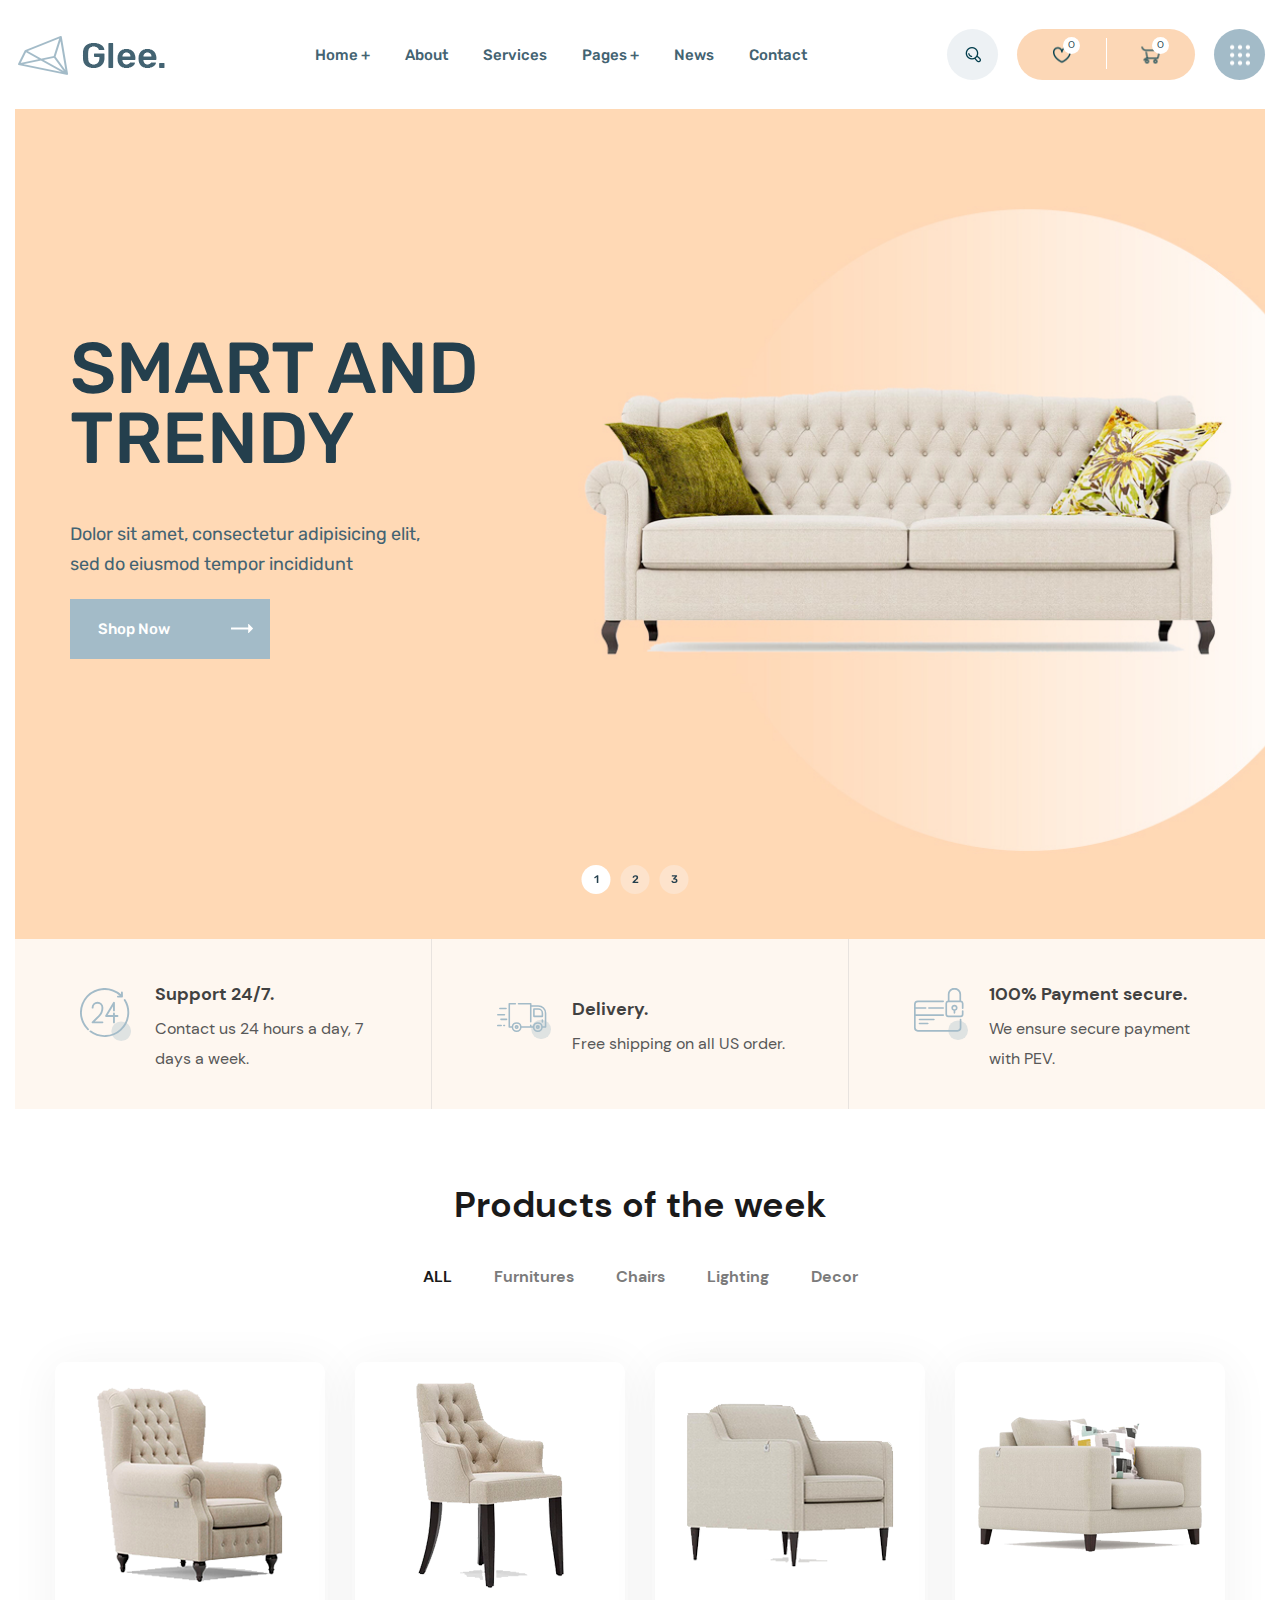
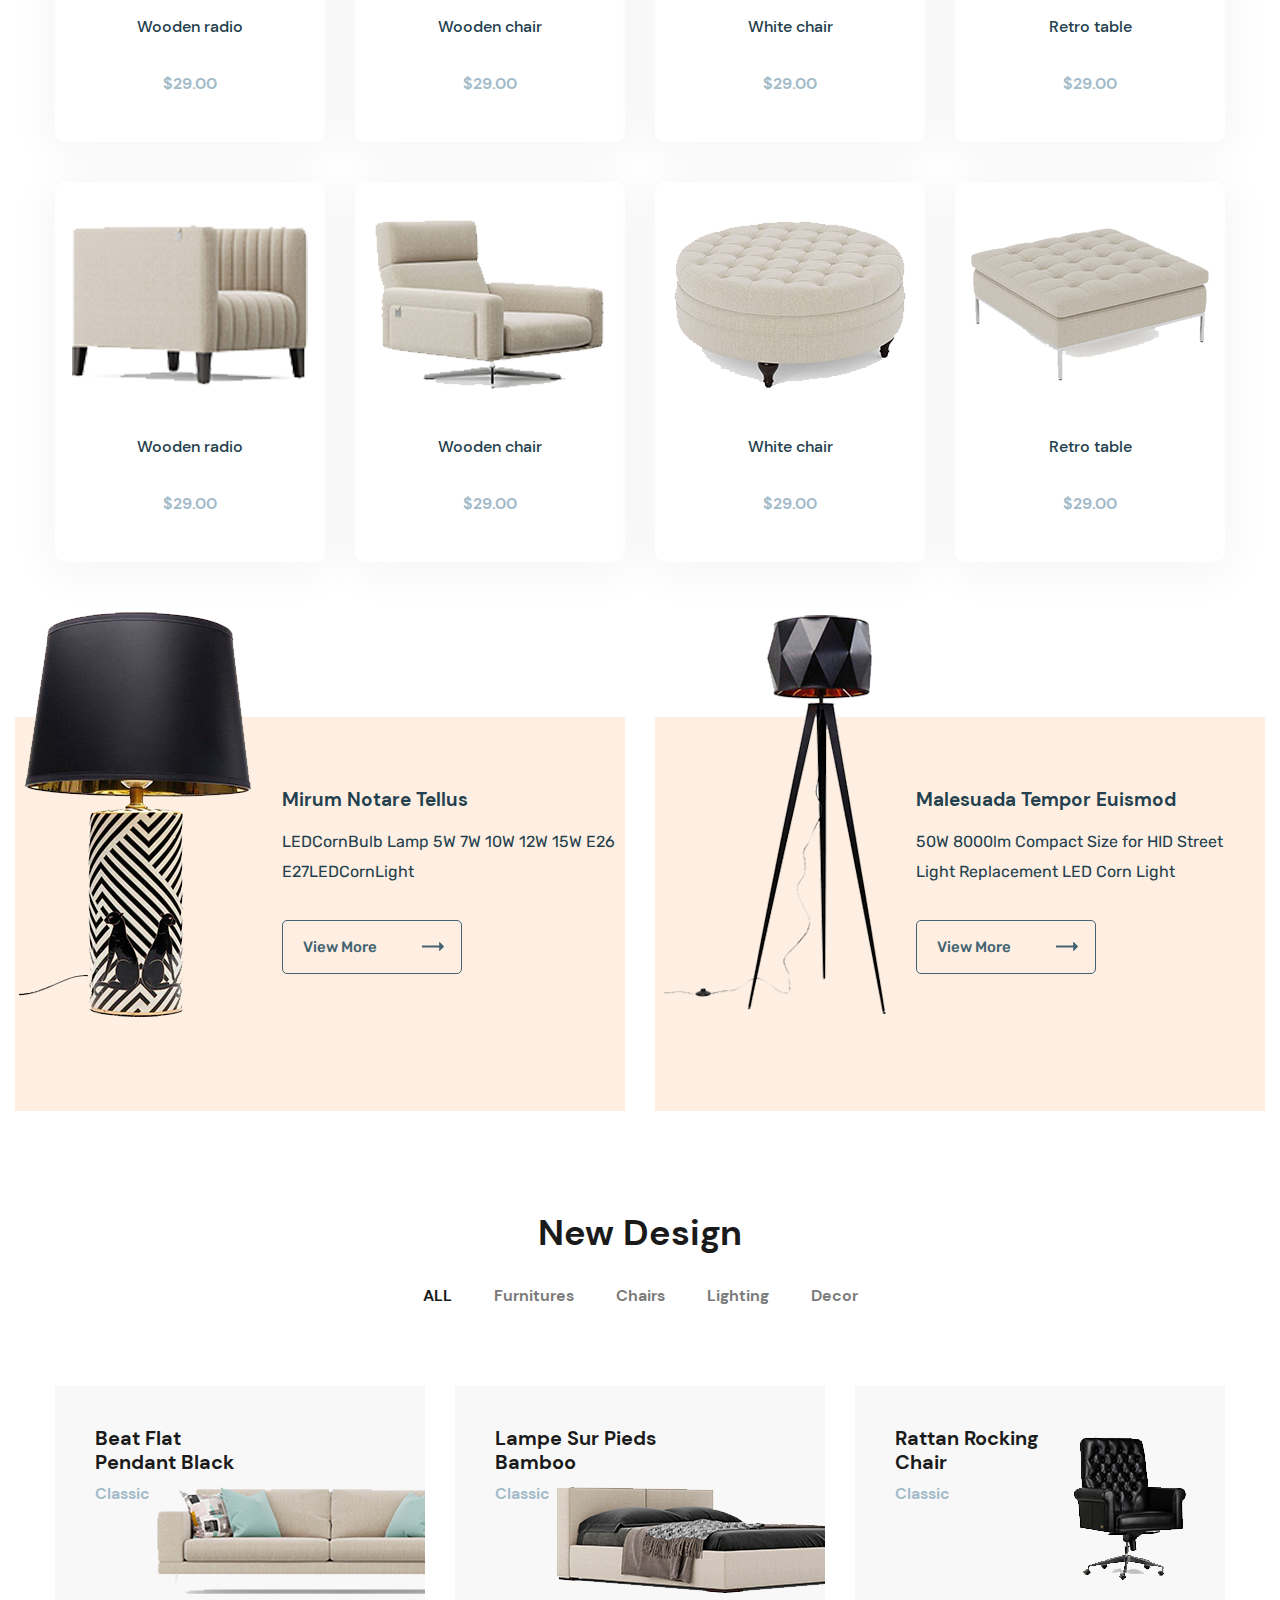
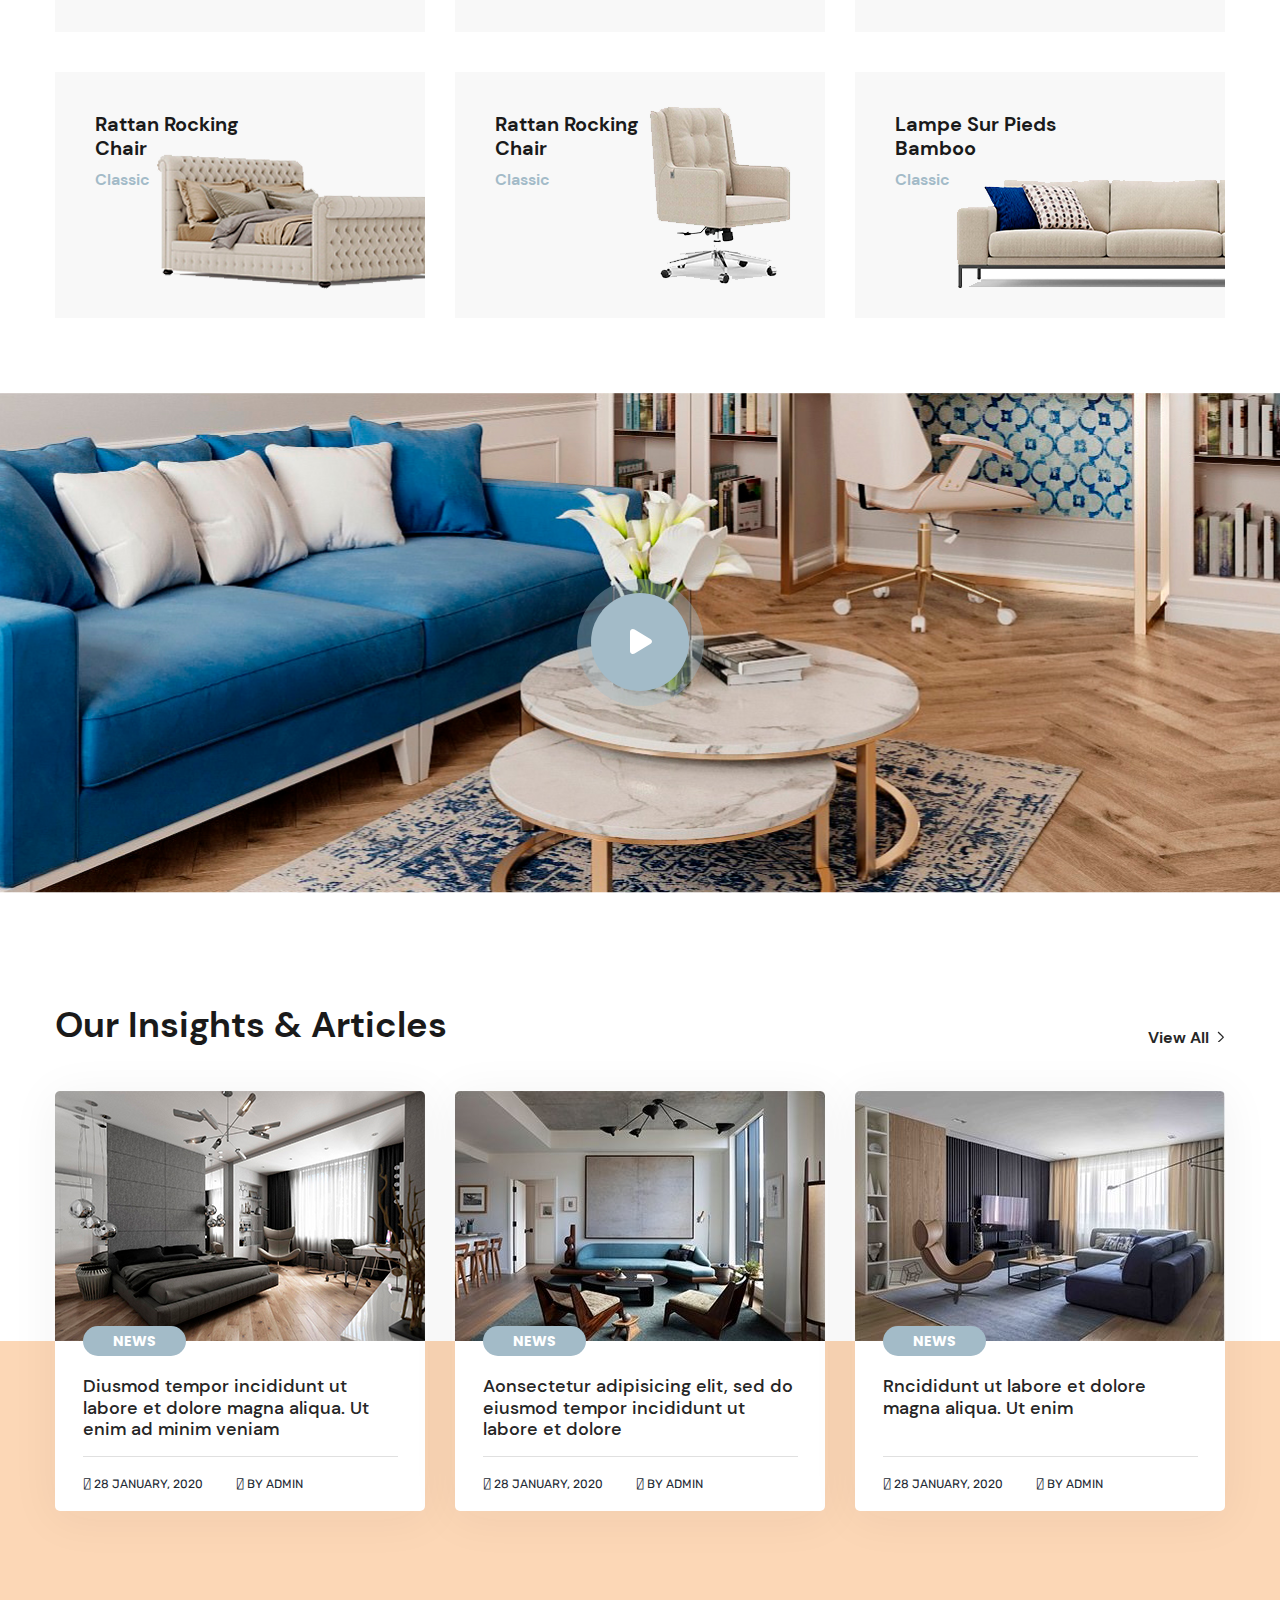
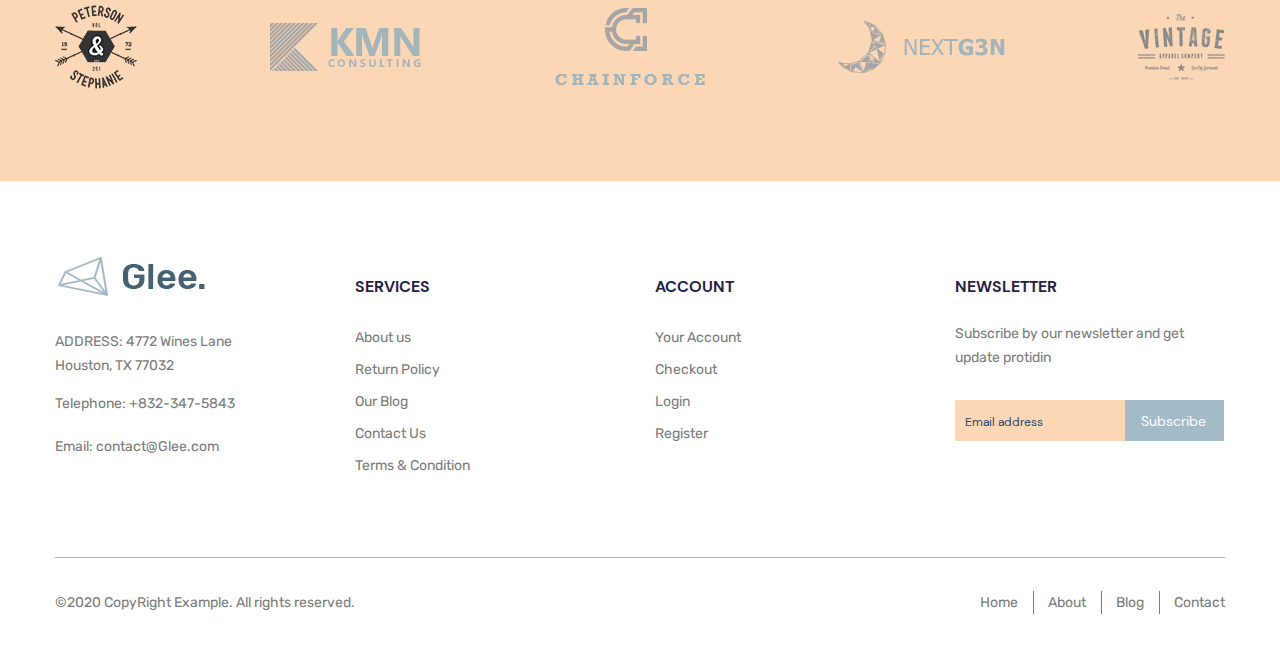
<file: index.html>
<!DOCTYPE html>
<html lang="en">

<head>
  <meta charset="UTF-8">
  <meta http-equiv="X-UA-Compatible" content="IE=edge">
  <meta name="viewport" content="width=device-width, initial-scale=1.0">
  <title>Glee</title>
  <link rel="stylesheet" href="css/index.min.css">
</head>

<body>



  
<header class="header">
  <div class="container-max">
    <div class="header__top">
      <a class="logo" href="#">
        <img class="logo__img" src="images/logo1.svg" alt="logo">
        
      </a>
      <nav class="menu header__menu">
        <button class="menu__burger">
        <span></span>
        </button>
        <ul class="menu__list">
          <li class="menu__list-item">
            <a class="menu__list-link" href="#">Home +</a>
          </li>
          <li class="menu__list-item">
            <a class="menu__list-link" href="#">About</a>
          </li>
          <li class="menu__list-item">
            <a class="menu__list-link" href="#">Services</a>
          </li>
          <li class="menu__list-item">
            <a class="menu__list-link" href="#">Pages +</a>
          </li>
          <li class="menu__list-item">
            <a class="menu__list-link" href="#">News</a>
          </li>
          <li class="menu__list-item">
            <a class="menu__list-link" href="#">Contact</a>
          </li>
        </ul>
      </nav>
      <div class="user-nav">
        <a class="user-nav__link user-nav__link--search" href="#">
          <img class="user-nav__img" src="images/icon/icon.png" alt="search icon">
        </a>
        <div class="user-nav__link-box">
          <a class="user-nav__link" href="#">
            <img class="user-nav__img" src="images/icon/heart.png" alt="heart icon">
            <span class="user-nav__span">0</span>
          </a>
          <a class="user-nav__link" href="#">
            <img class="user-nav__img" src="images/icon/cart.png" alt="cart icon">
            <span class="user-nav__span">0</span>
          </a>
        </div>
        <a class="user-nav__link user-nav__link--dial" href="#">
          <img class="user-nav__img" src="images/icon/dial.png" alt="dial icon">
        </a>
      </div>
    </div>
  </div>
</header>


    <main class="main">
    <section class="top-slider">
      <div class="container-max">
        <div class="top-slider__top">
          <div class="top-slider__top-item" style="background-image: url('images/slider/1.jpg');">
            <div class="top-slider__top-content">
              
              <h1 class="top-slider__top-title">SMART AND
                TRENDY</h1>
              <p class="top-slider__top-text">Dolor sit amet, consectetur adipisicing elit, sed do eiusmod tempor
                incididunt </p>
              <a class="top-slider__top-btn" href="#">Shop Now</a>
            </div>
          </div>
          <div class="top-slider__top-item" style="background-image: url('images/slider/1.jpg');">
            <div class="top-slider__top-content">
              <h1 class="top-slider__top-title">SMART AND
                TRENDY</h1>
              <p class="top-slider__top-text">Dolor sit amet, consectetur adipisicing elit, sed do eiusmod tempor
                incididunt </p>
              <a class="top-slider__top-btn" href="#">Shop Now</a>
            </div>
          </div>
          <div class="top-slider__top-item" style="background-image: url('images/slider/1.jpg');">
            <div class="top-slider__top-content">
              <h1 class="top-slider__top-title">SMART AND
                TRENDY</h1>
              <p class="top-slider__top-text">Dolor sit amet, consectetur adipisicing elit, sed do eiusmod tempor
                incididunt </p>
              <a class="top-slider__top-btn" href="#">Shop Now</a>
            </div>
          </div>
        </div>
        <div class="top-slider__bottom">
          <div class="top-slider__items">
            <div class="top-slider__item">
              <h5 class="top-slider__title top-slider__title-24">Support 24/7.</h5>
              <p class="top-slider__text">
                Contact us 24 hours a day,
                7 days a week.
              </p>
            </div>
            <div class="top-slider__item">
              <h5 class="top-slider__title top-slider__title-delivery">
                Delivery.
              </h5>
              <p class="top-slider__text">
                Free shipping on all US order.
              </p>
            </div>
            <div class="top-slider__item">
              <h5 class="top-slider__title top-slider__title-payment">
                100% Payment secure.
              </h5>
              <p class="top-slider__text">
                We ensure secure payment
                with PEV.
              </p>
            </div>
          </div>
        </div>
      </div>
    </section>
   <section class="products">
      <div class="container-min">
        <div class="products__gallery" data-ref="container-1">
          <h2 class="title products__title title">
            Products of the week
          </h2>
          <div class="products__filter-btn">
            <button class="products__btn" data-filter="all">ALL </button>
           <button class="products__btn" data-filter=".category-a">Furnitures</button>
              <button class="products__btn" data-filter=".category-b"> Chairs</button>
              <button class="products__btn" data-filter=".category-c"> Lighting</button>
              <button class="products__btn" data-filter=".category-d"> Decor</button>
         </div>
          <div class="products__content">

            <div class="products__content-item mix category-a">
              <img class="products__content-img" src="images/products/1.png" style="height: 198px;" alt="products image">
              <h6 class="products__content-title">
                Wooden radio
              </h6>
              <div class="products__content-price">
                $29.00
              </div>
              <div class="products__content-links">
                <a class="products__content-link" href="#">
                <svg id="Группа_1" data-name="Группа 1" xmlns="http://www.w3.org/2000/svg"
                    xmlns:xlink="http://www.w3.org/1999/xlink" width="60" height="60" viewBox="0 0 60 60">
                    <defs>
                      
                      <filter id="filter" x="-44" y="-44" width="148" height="148" filterUnits="userSpaceOnUse">
                        <feOffset result="offset" dy="6" in="SourceAlpha" />
                        <feGaussianBlur result="blur" stdDeviation="7.071" />
                        <feFlood result="flood" flood-color="#252525" flood-opacity="0.05" />
                        <feComposite result="composite" operator="in" in2="blur" />
                        <feBlend result="blend" in="SourceGraphic" />
                      </filter>
                    </defs>
                    <circle id="BG" fill="#fff" cx="29.5" cy="23.5" r="22.5" filter="url(#filter)" />
                    <path id="Forma_1" data-name="Forma 1" fill="#a3bbc8"
                      d="M759.45,1579.8l-4.588-4.59a8.827,8.827,0,0,1-2.651,2.65l4.588,4.59A1.874,1.874,0,0,0,759.45,1579.8Zm-4.45-9.3a7.5,7.5,0,1,0-7.5,7.5A7.5,7.5,0,0,0,755,1570.5Zm-7.5,5.62a5.625,5.625,0,1,1,5.625-5.62A5.628,5.628,0,0,1,747.5,1576.12Zm-4.375-5.62h1.25a3.135,3.135,0,0,1,3.125-3.13v-1.25A4.386,4.386,0,0,0,743.125,1570.5Z"
                      transform="translate(-720 -1549)" />
                  </svg>
                </a>
                <a class="products__content-link" href="#">
                 <svg id="Группа_2" data-name="Группа 2" xmlns="http://www.w3.org/2000/svg"
                   xmlns:xlink="http://www.w3.org/1999/xlink" width="60" height="60" viewBox="0 0 60 60">
                   <defs>
                    
                     <filter id="filter" x="-44" y="-44" width="148" height="148" filterUnits="userSpaceOnUse">
                       <feOffset result="offset" dy="6" in="SourceAlpha" />
                       <feGaussianBlur result="blur" stdDeviation="7.071" />
                       <feFlood result="flood" flood-color="#252525" flood-opacity="0.05" />
                       <feComposite result="composite" operator="in" in2="blur" />
                       <feBlend result="blend" in="SourceGraphic" />
                     </filter>
                   </defs>
                   <circle id="BG" fill="#fff" cx="29.5" cy="23.5" r="22.5" filter="url(#filter)" />
                   <path id="Forma_1" data-name="Forma 1" fill="#a3bbc8" fill-rule= "evenodd"
                     d="M800.814,1564.63h2.333l3.323,12.04a0.812,0.812,0,0,0,.787.59h10.214a0.821,0.821,0,0,0,.746-0.48l3.717-8.56a0.836,0.836,0,0,0-.068-0.78,0.813,0.813,0,0,0-.678-0.37H809.9a0.82,0.82,0,0,0,0,1.64H819.94l-3.011,6.92h-9.062l-3.323-12.03a0.808,0.808,0,0,0-.787-0.6h-2.943A0.815,0.815,0,0,0,800.814,1564.63Zm5.67,18.37a1.85,1.85,0,1,0-1.845-1.85A1.85,1.85,0,0,0,806.484,1583Zm11.53,0h0.135A1.907,1.907,0,1,0,818.014,1583Z"
                     transform="translate(-781 -1549)" />
                 </svg>

                </a>
                 <a class="products__content-link" href="#">
                  <svg id="Группа_3" data-name="Группа 3" xmlns="http://www.w3.org/2000/svg"
                    xmlns:xlink="http://www.w3.org/1999/xlink" width="60" height="60" viewBox="0 0 60 60">
                    <defs>
                      
                      <filter id="filter" x="-44" y="-44" width="148" height="148" filterUnits="userSpaceOnUse">
                        <feOffset result="offset" dy="6" in="SourceAlpha" />
                        <feGaussianBlur result="blur" stdDeviation="7.071" />
                        <feFlood result="flood" flood-color="#252525" flood-opacity="0.05" />
                        <feComposite result="composite" operator="in" in2="blur" />
                        <feBlend result="blend" in="SourceGraphic" />
                      </filter>
                    </defs>
                    <circle id="BG" fill="#fff" cx="29.5" cy="23.5" r="22.5" filter= "url(#filter)" />
                    <path id="Forma_1" data-name="Forma 1" fill="#a3bbc8"
                      d="M882.99,1569.82a6.208,6.208,0,0,0-1.849-4.1A5.871,5.871,0,0,0,877,1564c-2.311,0-3.948,1.78-4.827,2.74a2.156,2.156,0,0,1-.156.17l-0.083-.09c-0.8-.92-2.476-2.82-4.938-2.82a5.873,5.873,0,0,0-4.139,1.72,6.208,6.208,0,0,0-1.849,4.1,6.845,6.845,0,0,0,1.271,4.34,29.307,29.307,0,0,0,4.763,4.75c1.705,1.41,3.95,3.09,4.965,3.09,1.032,0,3.269-1.68,4.965-3.09a29.234,29.234,0,0,0,4.746-4.75A6.935,6.935,0,0,0,882.99,1569.82Zm-2.376,3.61a27,27,0,0,1-4.431,4.42c-2.406,2-3.831,2.79-4.172,2.82-0.342-.03-1.77-0.83-4.188-2.84a26.78,26.78,0,0,1-4.437-4.4,5.6,5.6,0,0,1-1.054-3.54,4.807,4.807,0,0,1,4.666-4.57c1.863,0,3.216,1.54,3.943,2.37a1.52,1.52,0,0,0,1.059.76,1.731,1.731,0,0,0,1.151-.81c0.794-.87,2.122-2.32,3.851-2.32a4.807,4.807,0,0,1,4.666,4.57A5.528,5.528,0,0,1,880.614,1573.43Z"
                      transform="translate(-842 -1549)" />
                  </svg>

                 </a>
               
              </div>
            </div>

            <div class="products__content-item mix category-b">
               <img class="products__content-img" src="images/products/2.png" alt="products image"
               style="height: 206px;">
              <h6 class="products__content-title">
                Wooden chair
              </h6>
              <div class="products__content-price">
                $29.00
              </div>
              <div class="products__content-links">
                <a class="products__content-link" href="#">
                  <svg id="Группа_1" data-name="Группа 1" xmlns="http://www.w3.org/2000/svg"
                    xmlns:xlink="http://www.w3.org/1999/xlink" width="60" height="60" viewBox="0 0 60 60">
                    <defs>

                      <filter id="filter" x="-44" y="-44" width="148" height="148" filterUnits="userSpaceOnUse">
                        <feOffset result="offset" dy="6" in="SourceAlpha" />
                        <feGaussianBlur result="blur" stdDeviation="7.071" />
                        <feFlood result="flood" flood-color="#252525" flood-opacity="0.05" />
                        <feComposite result="composite" operator="in" in2="blur" />
                        <feBlend result="blend" in="SourceGraphic" />
                      </filter>
                    </defs>
                    <circle id="BG" fill="#fff" cx="29.5" cy="23.5" r="22.5" filter="url(#filter)" />
                    <path id="Forma_1" data-name="Forma 1" fill="#a3bbc8"
                      d="M759.45,1579.8l-4.588-4.59a8.827,8.827,0,0,1-2.651,2.65l4.588,4.59A1.874,1.874,0,0,0,759.45,1579.8Zm-4.45-9.3a7.5,7.5,0,1,0-7.5,7.5A7.5,7.5,0,0,0,755,1570.5Zm-7.5,5.62a5.625,5.625,0,1,1,5.625-5.62A5.628,5.628,0,0,1,747.5,1576.12Zm-4.375-5.62h1.25a3.135,3.135,0,0,1,3.125-3.13v-1.25A4.386,4.386,0,0,0,743.125,1570.5Z"
                      transform="translate(-720 -1549)" />
                  </svg>
                </a>
                <a class="products__content-link" href="#">
                  <svg id="Группа_2" data-name="Группа 2" xmlns="http://www.w3.org/2000/svg"
                    xmlns:xlink="http://www.w3.org/1999/xlink" width="60" height="60" viewBox="0 0 60 60">
                    <defs>

                      <filter id="filter" x="-44" y="-44" width="148" height="148" filterUnits="userSpaceOnUse">
                        <feOffset result="offset" dy="6" in="SourceAlpha" />
                        <feGaussianBlur result="blur" stdDeviation="7.071" />
                        <feFlood result="flood" flood-color="#252525" flood-opacity="0.05" />
                        <feComposite result="composite" operator="in" in2="blur" />
                        <feBlend result="blend" in="SourceGraphic" />
                      </filter>
                    </defs>
                    <circle id="BG" fill="#fff" cx="29.5" cy="23.5" r="22.5" filter="url(#filter)" />
                    <path id="Forma_1" data-name="Forma 1" fill="#a3bbc8"
                      d="M800.814,1564.63h2.333l3.323,12.04a0.812,0.812,0,0,0,.787.59h10.214a0.821,0.821,0,0,0,.746-0.48l3.717-8.56a0.836,0.836,0,0,0-.068-0.78,0.813,0.813,0,0,0-.678-0.37H809.9a0.82,0.82,0,0,0,0,1.64H819.94l-3.011,6.92h-9.062l-3.323-12.03a0.808,0.808,0,0,0-.787-0.6h-2.943A0.815,0.815,0,0,0,800.814,1564.63Zm5.67,18.37a1.85,1.85,0,1,0-1.845-1.85A1.85,1.85,0,0,0,806.484,1583Zm11.53,0h0.135A1.907,1.907,0,1,0,818.014,1583Z"
                      transform="translate(-781 -1549)" />
                  </svg>

                </a>
                <a class="products__content-link" href="#">
                  <svg id="Группа_3" data-name="Группа 3" xmlns="http://www.w3.org/2000/svg"
                    xmlns:xlink="http://www.w3.org/1999/xlink" width="60" height="60" viewBox="0 0 60 60">
                    <defs>

                      <filter id="filter" x="-44" y="-44" width="148" height="148" filterUnits="userSpaceOnUse">
                        <feOffset result="offset" dy="6" in="SourceAlpha" />
                        <feGaussianBlur result="blur" stdDeviation="7.071" />
                        <feFlood result="flood" flood-color="#252525" flood-opacity="0.05" />
                        <feComposite result="composite" operator="in" in2="blur" />
                        <feBlend result="blend" in="SourceGraphic" />
                      </filter>
                    </defs>
                    <circle id="BG" fill="#fff" cx="29.5" cy="23.5" r="22.5" filter="url(#filter)" />
                    <path id="Forma_1" data-name="Forma 1" fill="#a3bbc8"
                      d="M882.99,1569.82a6.208,6.208,0,0,0-1.849-4.1A5.871,5.871,0,0,0,877,1564c-2.311,0-3.948,1.78-4.827,2.74a2.156,2.156,0,0,1-.156.17l-0.083-.09c-0.8-.92-2.476-2.82-4.938-2.82a5.873,5.873,0,0,0-4.139,1.72,6.208,6.208,0,0,0-1.849,4.1,6.845,6.845,0,0,0,1.271,4.34,29.307,29.307,0,0,0,4.763,4.75c1.705,1.41,3.95,3.09,4.965,3.09,1.032,0,3.269-1.68,4.965-3.09a29.234,29.234,0,0,0,4.746-4.75A6.935,6.935,0,0,0,882.99,1569.82Zm-2.376,3.61a27,27,0,0,1-4.431,4.42c-2.406,2-3.831,2.79-4.172,2.82-0.342-.03-1.77-0.83-4.188-2.84a26.78,26.78,0,0,1-4.437-4.4,5.6,5.6,0,0,1-1.054-3.54,4.807,4.807,0,0,1,4.666-4.57c1.863,0,3.216,1.54,3.943,2.37a1.52,1.52,0,0,0,1.059.76,1.731,1.731,0,0,0,1.151-.81c0.794-.87,2.122-2.32,3.851-2.32a4.807,4.807,0,0,1,4.666,4.57A5.528,5.528,0,0,1,880.614,1573.43Z"
                      transform="translate(-842 -1549)" />
                  </svg>

                </a>

              </div>
            </div>

            <div class="products__content-item mix category-c">
               <img class="products__content-img" src="images/products/3.png" alt="products image">
              <h6 class="products__content-title">
                White chair
              </h6>
              <div class="products__content-price">
                $29.00
              </div>
              <div class="products__content-links">
                <a class="products__content-link" href="#">
                  <svg id="Группа_1" data-name="Группа 1" xmlns="http://www.w3.org/2000/svg"
                    xmlns:xlink="http://www.w3.org/1999/xlink" width="60" height="60" viewBox="0 0 60 60">
                    <defs>

                      <filter id="filter" x="-44" y="-44" width="148" height="148" filterUnits="userSpaceOnUse">
                        <feOffset result="offset" dy="6" in="SourceAlpha" />
                        <feGaussianBlur result="blur" stdDeviation="7.071" />
                        <feFlood result="flood" flood-color="#252525" flood-opacity="0.05" />
                        <feComposite result="composite" operator="in" in2="blur" />
                        <feBlend result="blend" in="SourceGraphic" />
                      </filter>
                    </defs>
                    <circle id="BG" fill="#fff" cx="29.5" cy="23.5" r="22.5" filter="url(#filter)" />
                    <path id="Forma_1" data-name="Forma 1" fill="#a3bbc8"
                      d="M759.45,1579.8l-4.588-4.59a8.827,8.827,0,0,1-2.651,2.65l4.588,4.59A1.874,1.874,0,0,0,759.45,1579.8Zm-4.45-9.3a7.5,7.5,0,1,0-7.5,7.5A7.5,7.5,0,0,0,755,1570.5Zm-7.5,5.62a5.625,5.625,0,1,1,5.625-5.62A5.628,5.628,0,0,1,747.5,1576.12Zm-4.375-5.62h1.25a3.135,3.135,0,0,1,3.125-3.13v-1.25A4.386,4.386,0,0,0,743.125,1570.5Z"
                      transform="translate(-720 -1549)" />
                  </svg>
                </a>
                <a class="products__content-link" href="#">
                  <svg id="Группа_2" data-name="Группа 2" xmlns="http://www.w3.org/2000/svg"
                    xmlns:xlink="http://www.w3.org/1999/xlink" width="60" height="60" viewBox="0 0 60 60">
                    <defs>

                      <filter id="filter" x="-44" y="-44" width="148" height="148" filterUnits="userSpaceOnUse">
                        <feOffset result="offset" dy="6" in="SourceAlpha" />
                        <feGaussianBlur result="blur" stdDeviation="7.071" />
                        <feFlood result="flood" flood-color="#252525" flood-opacity="0.05" />
                        <feComposite result="composite" operator="in" in2="blur" />
                        <feBlend result="blend" in="SourceGraphic" />
                      </filter>
                    </defs>
                    <circle id="BG" fill="#fff" cx="29.5" cy="23.5" r="22.5" filter="url(#filter)" />
                    <path id="Forma_1" data-name="Forma 1" fill="#a3bbc8"
                      d="M800.814,1564.63h2.333l3.323,12.04a0.812,0.812,0,0,0,.787.59h10.214a0.821,0.821,0,0,0,.746-0.48l3.717-8.56a0.836,0.836,0,0,0-.068-0.78,0.813,0.813,0,0,0-.678-0.37H809.9a0.82,0.82,0,0,0,0,1.64H819.94l-3.011,6.92h-9.062l-3.323-12.03a0.808,0.808,0,0,0-.787-0.6h-2.943A0.815,0.815,0,0,0,800.814,1564.63Zm5.67,18.37a1.85,1.85,0,1,0-1.845-1.85A1.85,1.85,0,0,0,806.484,1583Zm11.53,0h0.135A1.907,1.907,0,1,0,818.014,1583Z"
                      transform="translate(-781 -1549)" />
                  </svg>

                </a>
                <a class="products__content-link" href="#">
                  <svg id="Группа_3" data-name="Группа 3" xmlns="http://www.w3.org/2000/svg"
                    xmlns:xlink="http://www.w3.org/1999/xlink" width="60" height="60" viewBox="0 0 60 60">
                    <defs>

                      <filter id="filter" x="-44" y="-44" width="148" height="148" filterUnits="userSpaceOnUse">
                        <feOffset result="offset" dy="6" in="SourceAlpha" />
                        <feGaussianBlur result="blur" stdDeviation="7.071" />
                        <feFlood result="flood" flood-color="#252525" flood-opacity="0.05" />
                        <feComposite result="composite" operator="in" in2="blur" />
                        <feBlend result="blend" in="SourceGraphic" />
                      </filter>
                    </defs>
                    <circle id="BG" fill="#fff" cx="29.5" cy="23.5" r="22.5" filter="url(#filter)" />
                    <path id="Forma_1" data-name="Forma 1" fill="#a3bbc8"
                      d="M882.99,1569.82a6.208,6.208,0,0,0-1.849-4.1A5.871,5.871,0,0,0,877,1564c-2.311,0-3.948,1.78-4.827,2.74a2.156,2.156,0,0,1-.156.17l-0.083-.09c-0.8-.92-2.476-2.82-4.938-2.82a5.873,5.873,0,0,0-4.139,1.72,6.208,6.208,0,0,0-1.849,4.1,6.845,6.845,0,0,0,1.271,4.34,29.307,29.307,0,0,0,4.763,4.75c1.705,1.41,3.95,3.09,4.965,3.09,1.032,0,3.269-1.68,4.965-3.09a29.234,29.234,0,0,0,4.746-4.75A6.935,6.935,0,0,0,882.99,1569.82Zm-2.376,3.61a27,27,0,0,1-4.431,4.42c-2.406,2-3.831,2.79-4.172,2.82-0.342-.03-1.77-0.83-4.188-2.84a26.78,26.78,0,0,1-4.437-4.4,5.6,5.6,0,0,1-1.054-3.54,4.807,4.807,0,0,1,4.666-4.57c1.863,0,3.216,1.54,3.943,2.37a1.52,1.52,0,0,0,1.059.76,1.731,1.731,0,0,0,1.151-.81c0.794-.87,2.122-2.32,3.851-2.32a4.807,4.807,0,0,1,4.666,4.57A5.528,5.528,0,0,1,880.614,1573.43Z"
                      transform="translate(-842 -1549)" />
                  </svg>

                </a>

              </div>
            </div>
            <div class="products__content-item mix category-d">
               <img class="products__content-img" src="images/products/4.png" alt="products image">
              <h6 class="products__content-title">
                Retro table
              </h6>
              <div class="products__content-price">
                $29.00
              </div>
            <div class="products__content-links">
              <a class="products__content-link" href="#">
                <svg id="Группа_1" data-name="Группа 1" xmlns="http://www.w3.org/2000/svg"
                  xmlns:xlink="http://www.w3.org/1999/xlink" width="60" height="60" viewBox="0 0 60 60">
                  <defs>

                    <filter id="filter" x="-44" y="-44" width="148" height="148" filterUnits="userSpaceOnUse">
                      <feOffset result="offset" dy="6" in="SourceAlpha" />
                      <feGaussianBlur result="blur" stdDeviation="7.071" />
                      <feFlood result="flood" flood-color="#252525" flood-opacity="0.05" />
                      <feComposite result="composite" operator="in" in2="blur" />
                      <feBlend result="blend" in="SourceGraphic" />
                    </filter>
                  </defs>
                  <circle id="BG" fill="#fff" cx="29.5" cy="23.5" r="22.5" filter="url(#filter)" />
                  <path id="Forma_1" data-name="Forma 1" fill="#a3bbc8"
                    d="M759.45,1579.8l-4.588-4.59a8.827,8.827,0,0,1-2.651,2.65l4.588,4.59A1.874,1.874,0,0,0,759.45,1579.8Zm-4.45-9.3a7.5,7.5,0,1,0-7.5,7.5A7.5,7.5,0,0,0,755,1570.5Zm-7.5,5.62a5.625,5.625,0,1,1,5.625-5.62A5.628,5.628,0,0,1,747.5,1576.12Zm-4.375-5.62h1.25a3.135,3.135,0,0,1,3.125-3.13v-1.25A4.386,4.386,0,0,0,743.125,1570.5Z"
                    transform="translate(-720 -1549)" />
                </svg>
              </a>
              <a class="products__content-link" href="#">
                <svg id="Группа_2" data-name="Группа 2" xmlns="http://www.w3.org/2000/svg"
                  xmlns:xlink="http://www.w3.org/1999/xlink" width="60" height="60" viewBox="0 0 60 60">
                  <defs>

                    <filter id="filter" x="-44" y="-44" width="148" height="148" filterUnits="userSpaceOnUse">
                      <feOffset result="offset" dy="6" in="SourceAlpha" />
                      <feGaussianBlur result="blur" stdDeviation="7.071" />
                      <feFlood result="flood" flood-color="#252525" flood-opacity="0.05" />
                      <feComposite result="composite" operator="in" in2="blur" />
                      <feBlend result="blend" in="SourceGraphic" />
                    </filter>
                  </defs>
                  <circle id="BG" fill="#fff" cx="29.5" cy="23.5" r="22.5" filter="url(#filter)" />
                  <path id="Forma_1" data-name="Forma 1" fill="#a3bbc8"
                    d="M800.814,1564.63h2.333l3.323,12.04a0.812,0.812,0,0,0,.787.59h10.214a0.821,0.821,0,0,0,.746-0.48l3.717-8.56a0.836,0.836,0,0,0-.068-0.78,0.813,0.813,0,0,0-.678-0.37H809.9a0.82,0.82,0,0,0,0,1.64H819.94l-3.011,6.92h-9.062l-3.323-12.03a0.808,0.808,0,0,0-.787-0.6h-2.943A0.815,0.815,0,0,0,800.814,1564.63Zm5.67,18.37a1.85,1.85,0,1,0-1.845-1.85A1.85,1.85,0,0,0,806.484,1583Zm11.53,0h0.135A1.907,1.907,0,1,0,818.014,1583Z"
                    transform="translate(-781 -1549)" />
                </svg>

              </a>
              <a class="products__content-link" href="#">
                <svg id="Группа_3" data-name="Группа 3" xmlns="http://www.w3.org/2000/svg"
                  xmlns:xlink="http://www.w3.org/1999/xlink" width="60" height="60" viewBox="0 0 60 60">
                  <defs>

                    <filter id="filter" x="-44" y="-44" width="148" height="148" filterUnits="userSpaceOnUse">
                      <feOffset result="offset" dy="6" in="SourceAlpha" />
                      <feGaussianBlur result="blur" stdDeviation="7.071" />
                      <feFlood result="flood" flood-color="#252525" flood-opacity="0.05" />
                      <feComposite result="composite" operator="in" in2="blur" />
                      <feBlend result="blend" in="SourceGraphic" />
                    </filter>
                  </defs>
                  <circle id="BG" fill="#fff" cx="29.5" cy="23.5" r="22.5" filter="url(#filter)" />
                  <path id="Forma_1" data-name="Forma 1" fill="#a3bbc8"
                    d="M882.99,1569.82a6.208,6.208,0,0,0-1.849-4.1A5.871,5.871,0,0,0,877,1564c-2.311,0-3.948,1.78-4.827,2.74a2.156,2.156,0,0,1-.156.17l-0.083-.09c-0.8-.92-2.476-2.82-4.938-2.82a5.873,5.873,0,0,0-4.139,1.72,6.208,6.208,0,0,0-1.849,4.1,6.845,6.845,0,0,0,1.271,4.34,29.307,29.307,0,0,0,4.763,4.75c1.705,1.41,3.95,3.09,4.965,3.09,1.032,0,3.269-1.68,4.965-3.09a29.234,29.234,0,0,0,4.746-4.75A6.935,6.935,0,0,0,882.99,1569.82Zm-2.376,3.61a27,27,0,0,1-4.431,4.42c-2.406,2-3.831,2.79-4.172,2.82-0.342-.03-1.77-0.83-4.188-2.84a26.78,26.78,0,0,1-4.437-4.4,5.6,5.6,0,0,1-1.054-3.54,4.807,4.807,0,0,1,4.666-4.57c1.863,0,3.216,1.54,3.943,2.37a1.52,1.52,0,0,0,1.059.76,1.731,1.731,0,0,0,1.151-.81c0.794-.87,2.122-2.32,3.851-2.32a4.807,4.807,0,0,1,4.666,4.57A5.528,5.528,0,0,1,880.614,1573.43Z"
                    transform="translate(-842 -1549)" />
                </svg>

              </a>

            </div>
            </div>
            <div class="products__content-item mix category-a">
               <img class="products__content-img" src="images/products/5.png" alt="products image">
              <h6 class="products__content-title">
                Wooden radio
              </h6>
              <div class="products__content-price">
                $29.00
              </div>
              <div class="products__content-links">
                <a class="products__content-link" href="#">
                  <svg id="Группа_1" data-name="Группа 1" xmlns="http://www.w3.org/2000/svg"
                    xmlns:xlink="http://www.w3.org/1999/xlink" width="60" height="60" viewBox="0 0 60 60">
                    <defs>

                      <filter id="filter" x="-44" y="-44" width="148" height="148" filterUnits="userSpaceOnUse">
                        <feOffset result="offset" dy="6" in="SourceAlpha" />
                        <feGaussianBlur result="blur" stdDeviation="7.071" />
                        <feFlood result="flood" flood-color="#252525" flood-opacity="0.05" />
                        <feComposite result="composite" operator="in" in2="blur" />
                        <feBlend result="blend" in="SourceGraphic" />
                      </filter>
                    </defs>
                    <circle id="BG" fill="#fff" cx="29.5" cy="23.5" r="22.5" filter="url(#filter)" />
                    <path id="Forma_1" data-name="Forma 1" fill="#a3bbc8"
                      d="M759.45,1579.8l-4.588-4.59a8.827,8.827,0,0,1-2.651,2.65l4.588,4.59A1.874,1.874,0,0,0,759.45,1579.8Zm-4.45-9.3a7.5,7.5,0,1,0-7.5,7.5A7.5,7.5,0,0,0,755,1570.5Zm-7.5,5.62a5.625,5.625,0,1,1,5.625-5.62A5.628,5.628,0,0,1,747.5,1576.12Zm-4.375-5.62h1.25a3.135,3.135,0,0,1,3.125-3.13v-1.25A4.386,4.386,0,0,0,743.125,1570.5Z"
                      transform="translate(-720 -1549)" />
                  </svg>
                </a>
                <a class="products__content-link" href="#">
                  <svg id="Группа_2" data-name="Группа 2" xmlns="http://www.w3.org/2000/svg"
                    xmlns:xlink="http://www.w3.org/1999/xlink" width="60" height="60" viewBox="0 0 60 60">
                    <defs>

                      <filter id="filter" x="-44" y="-44" width="148" height="148" filterUnits="userSpaceOnUse">
                        <feOffset result="offset" dy="6" in="SourceAlpha" />
                        <feGaussianBlur result="blur" stdDeviation="7.071" />
                        <feFlood result="flood" flood-color="#252525" flood-opacity="0.05" />
                        <feComposite result="composite" operator="in" in2="blur" />
                        <feBlend result="blend" in="SourceGraphic" />
                      </filter>
                    </defs>
                    <circle id="BG" fill="#fff" cx="29.5" cy="23.5" r="22.5" filter="url(#filter)" />
                    <path id="Forma_1" data-name="Forma 1" fill="#a3bbc8"
                      d="M800.814,1564.63h2.333l3.323,12.04a0.812,0.812,0,0,0,.787.59h10.214a0.821,0.821,0,0,0,.746-0.48l3.717-8.56a0.836,0.836,0,0,0-.068-0.78,0.813,0.813,0,0,0-.678-0.37H809.9a0.82,0.82,0,0,0,0,1.64H819.94l-3.011,6.92h-9.062l-3.323-12.03a0.808,0.808,0,0,0-.787-0.6h-2.943A0.815,0.815,0,0,0,800.814,1564.63Zm5.67,18.37a1.85,1.85,0,1,0-1.845-1.85A1.85,1.85,0,0,0,806.484,1583Zm11.53,0h0.135A1.907,1.907,0,1,0,818.014,1583Z"
                      transform="translate(-781 -1549)" />
                  </svg>

                </a>
                <a class="products__content-link" href="#">
                  <svg id="Группа_3" data-name="Группа 3" xmlns="http://www.w3.org/2000/svg"
                    xmlns:xlink="http://www.w3.org/1999/xlink" width="60" height="60" viewBox="0 0 60 60">
                    <defs>

                      <filter id="filter" x="-44" y="-44" width="148" height="148" filterUnits="userSpaceOnUse">
                        <feOffset result="offset" dy="6" in="SourceAlpha" />
                        <feGaussianBlur result="blur" stdDeviation="7.071" />
                        <feFlood result="flood" flood-color="#252525" flood-opacity="0.05" />
                        <feComposite result="composite" operator="in" in2="blur" />
                        <feBlend result="blend" in="SourceGraphic" />
                      </filter>
                    </defs>
                    <circle id="BG" fill="#fff" cx="29.5" cy="23.5" r="22.5" filter="url(#filter)" />
                    <path id="Forma_1" data-name="Forma 1" fill="#a3bbc8"
                      d="M882.99,1569.82a6.208,6.208,0,0,0-1.849-4.1A5.871,5.871,0,0,0,877,1564c-2.311,0-3.948,1.78-4.827,2.74a2.156,2.156,0,0,1-.156.17l-0.083-.09c-0.8-.92-2.476-2.82-4.938-2.82a5.873,5.873,0,0,0-4.139,1.72,6.208,6.208,0,0,0-1.849,4.1,6.845,6.845,0,0,0,1.271,4.34,29.307,29.307,0,0,0,4.763,4.75c1.705,1.41,3.95,3.09,4.965,3.09,1.032,0,3.269-1.68,4.965-3.09a29.234,29.234,0,0,0,4.746-4.75A6.935,6.935,0,0,0,882.99,1569.82Zm-2.376,3.61a27,27,0,0,1-4.431,4.42c-2.406,2-3.831,2.79-4.172,2.82-0.342-.03-1.77-0.83-4.188-2.84a26.78,26.78,0,0,1-4.437-4.4,5.6,5.6,0,0,1-1.054-3.54,4.807,4.807,0,0,1,4.666-4.57c1.863,0,3.216,1.54,3.943,2.37a1.52,1.52,0,0,0,1.059.76,1.731,1.731,0,0,0,1.151-.81c0.794-.87,2.122-2.32,3.851-2.32a4.807,4.807,0,0,1,4.666,4.57A5.528,5.528,0,0,1,880.614,1573.43Z"
                      transform="translate(-842 -1549)" />
                  </svg>

                </a>

              </div>
            </div>
            <div class="products__content-item mix category-b">
               <img class="products__content-img" src="images/products/6.png" alt="products image">
              <h6 class="products__content-title">
                Wooden chair
              </h6>
              <div class="products__content-price">
                $29.00
              </div>
              <div class="products__content-links">
                <a class="products__content-link" href="#">
                  <svg id="Группа_1" data-name="Группа 1" xmlns="http://www.w3.org/2000/svg"
                    xmlns:xlink="http://www.w3.org/1999/xlink" width="60" height="60" viewBox="0 0 60 60">
                    <defs>

                      <filter id="filter" x="-44" y="-44" width="148" height="148" filterUnits="userSpaceOnUse">
                        <feOffset result="offset" dy="6" in="SourceAlpha" />
                        <feGaussianBlur result="blur" stdDeviation="7.071" />
                        <feFlood result="flood" flood-color="#252525" flood-opacity="0.05" />
                        <feComposite result="composite" operator="in" in2="blur" />
                        <feBlend result="blend" in="SourceGraphic" />
                      </filter>
                    </defs>
                    <circle id="BG" fill="#fff" cx="29.5" cy="23.5" r="22.5" filter="url(#filter)" />
                    <path id="Forma_1" data-name="Forma 1" fill="#a3bbc8"
                      d="M759.45,1579.8l-4.588-4.59a8.827,8.827,0,0,1-2.651,2.65l4.588,4.59A1.874,1.874,0,0,0,759.45,1579.8Zm-4.45-9.3a7.5,7.5,0,1,0-7.5,7.5A7.5,7.5,0,0,0,755,1570.5Zm-7.5,5.62a5.625,5.625,0,1,1,5.625-5.62A5.628,5.628,0,0,1,747.5,1576.12Zm-4.375-5.62h1.25a3.135,3.135,0,0,1,3.125-3.13v-1.25A4.386,4.386,0,0,0,743.125,1570.5Z"
                      transform="translate(-720 -1549)" />
                  </svg>
                </a>
                <a class="products__content-link" href="#">
                  <svg id="Группа_2" data-name="Группа 2" xmlns="http://www.w3.org/2000/svg"
                    xmlns:xlink="http://www.w3.org/1999/xlink" width="60" height="60" viewBox="0 0 60 60">
                    <defs>

                      <filter id="filter" x="-44" y="-44" width="148" height="148" filterUnits="userSpaceOnUse">
                        <feOffset result="offset" dy="6" in="SourceAlpha" />
                        <feGaussianBlur result="blur" stdDeviation="7.071" />
                        <feFlood result="flood" flood-color="#252525" flood-opacity="0.05" />
                        <feComposite result="composite" operator="in" in2="blur" />
                        <feBlend result="blend" in="SourceGraphic" />
                      </filter>
                    </defs>
                    <circle id="BG" fill="#fff" cx="29.5" cy="23.5" r="22.5" filter="url(#filter)" />
                    <path id="Forma_1" data-name="Forma 1" fill="#a3bbc8"
                      d="M800.814,1564.63h2.333l3.323,12.04a0.812,0.812,0,0,0,.787.59h10.214a0.821,0.821,0,0,0,.746-0.48l3.717-8.56a0.836,0.836,0,0,0-.068-0.78,0.813,0.813,0,0,0-.678-0.37H809.9a0.82,0.82,0,0,0,0,1.64H819.94l-3.011,6.92h-9.062l-3.323-12.03a0.808,0.808,0,0,0-.787-0.6h-2.943A0.815,0.815,0,0,0,800.814,1564.63Zm5.67,18.37a1.85,1.85,0,1,0-1.845-1.85A1.85,1.85,0,0,0,806.484,1583Zm11.53,0h0.135A1.907,1.907,0,1,0,818.014,1583Z"
                      transform="translate(-781 -1549)" />
                  </svg>

                </a>
                <a class="products__content-link" href="#">
                  <svg id="Группа_3" data-name="Группа 3" xmlns="http://www.w3.org/2000/svg"
                    xmlns:xlink="http://www.w3.org/1999/xlink" width="60" height="60" viewBox="0 0 60 60">
                    <defs>

                      <filter id="filter" x="-44" y="-44" width="148" height="148" filterUnits="userSpaceOnUse">
                        <feOffset result="offset" dy="6" in="SourceAlpha" />
                        <feGaussianBlur result="blur" stdDeviation="7.071" />
                        <feFlood result="flood" flood-color="#252525" flood-opacity="0.05" />
                        <feComposite result="composite" operator="in" in2="blur" />
                        <feBlend result="blend" in="SourceGraphic" />
                      </filter>
                    </defs>
                    <circle id="BG" fill="#fff" cx="29.5" cy="23.5" r="22.5" filter="url(#filter)" />
                    <path id="Forma_1" data-name="Forma 1" fill="#a3bbc8"
                      d="M882.99,1569.82a6.208,6.208,0,0,0-1.849-4.1A5.871,5.871,0,0,0,877,1564c-2.311,0-3.948,1.78-4.827,2.74a2.156,2.156,0,0,1-.156.17l-0.083-.09c-0.8-.92-2.476-2.82-4.938-2.82a5.873,5.873,0,0,0-4.139,1.72,6.208,6.208,0,0,0-1.849,4.1,6.845,6.845,0,0,0,1.271,4.34,29.307,29.307,0,0,0,4.763,4.75c1.705,1.41,3.95,3.09,4.965,3.09,1.032,0,3.269-1.68,4.965-3.09a29.234,29.234,0,0,0,4.746-4.75A6.935,6.935,0,0,0,882.99,1569.82Zm-2.376,3.61a27,27,0,0,1-4.431,4.42c-2.406,2-3.831,2.79-4.172,2.82-0.342-.03-1.77-0.83-4.188-2.84a26.78,26.78,0,0,1-4.437-4.4,5.6,5.6,0,0,1-1.054-3.54,4.807,4.807,0,0,1,4.666-4.57c1.863,0,3.216,1.54,3.943,2.37a1.52,1.52,0,0,0,1.059.76,1.731,1.731,0,0,0,1.151-.81c0.794-.87,2.122-2.32,3.851-2.32a4.807,4.807,0,0,1,4.666,4.57A5.528,5.528,0,0,1,880.614,1573.43Z"
                      transform="translate(-842 -1549)" />
                  </svg>

                </a>

              </div>
            </div>
            <div class="products__content-item mix category-c">
               <img class="products__content-img" src="images/products/7.png" alt="products image">
              <h6 class="products__content-title">
                White chair
              </h6>
              <div class="products__content-price">
                $29.00
              </div>
              <div class="products__content-links">
                <a class="products__content-link" href="#">
                  <svg id="Группа_1" data-name="Группа 1" xmlns="http://www.w3.org/2000/svg"
                    xmlns:xlink="http://www.w3.org/1999/xlink" width="60" height="60" viewBox="0 0 60 60">
                    <defs>

                      <filter id="filter" x="-44" y="-44" width="148" height="148" filterUnits="userSpaceOnUse">
                        <feOffset result="offset" dy="6" in="SourceAlpha" />
                        <feGaussianBlur result="blur" stdDeviation="7.071" />
                        <feFlood result="flood" flood-color="#252525" flood-opacity="0.05" />
                        <feComposite result="composite" operator="in" in2="blur" />
                        <feBlend result="blend" in="SourceGraphic" />
                      </filter>
                    </defs>
                    <circle id="BG" fill="#fff" cx="29.5" cy="23.5" r="22.5" filter="url(#filter)" />
                    <path id="Forma_1" data-name="Forma 1" fill="#a3bbc8"
                      d="M759.45,1579.8l-4.588-4.59a8.827,8.827,0,0,1-2.651,2.65l4.588,4.59A1.874,1.874,0,0,0,759.45,1579.8Zm-4.45-9.3a7.5,7.5,0,1,0-7.5,7.5A7.5,7.5,0,0,0,755,1570.5Zm-7.5,5.62a5.625,5.625,0,1,1,5.625-5.62A5.628,5.628,0,0,1,747.5,1576.12Zm-4.375-5.62h1.25a3.135,3.135,0,0,1,3.125-3.13v-1.25A4.386,4.386,0,0,0,743.125,1570.5Z"
                      transform="translate(-720 -1549)" />
                  </svg>
                </a>
                <a class="products__content-link" href="#">
                  <svg id="Группа_2" data-name="Группа 2" xmlns="http://www.w3.org/2000/svg"
                    xmlns:xlink="http://www.w3.org/1999/xlink" width="60" height="60" viewBox="0 0 60 60">
                    <defs>

                      <filter id="filter" x="-44" y="-44" width="148" height="148" filterUnits="userSpaceOnUse">
                        <feOffset result="offset" dy="6" in="SourceAlpha" />
                        <feGaussianBlur result="blur" stdDeviation="7.071" />
                        <feFlood result="flood" flood-color="#252525" flood-opacity="0.05" />
                        <feComposite result="composite" operator="in" in2="blur" />
                        <feBlend result="blend" in="SourceGraphic" />
                      </filter>
                    </defs>
                    <circle id="BG" fill="#fff" cx="29.5" cy="23.5" r="22.5" filter="url(#filter)" />
                    <path id="Forma_1" data-name="Forma 1" fill="#a3bbc8"
                      d="M800.814,1564.63h2.333l3.323,12.04a0.812,0.812,0,0,0,.787.59h10.214a0.821,0.821,0,0,0,.746-0.48l3.717-8.56a0.836,0.836,0,0,0-.068-0.78,0.813,0.813,0,0,0-.678-0.37H809.9a0.82,0.82,0,0,0,0,1.64H819.94l-3.011,6.92h-9.062l-3.323-12.03a0.808,0.808,0,0,0-.787-0.6h-2.943A0.815,0.815,0,0,0,800.814,1564.63Zm5.67,18.37a1.85,1.85,0,1,0-1.845-1.85A1.85,1.85,0,0,0,806.484,1583Zm11.53,0h0.135A1.907,1.907,0,1,0,818.014,1583Z"
                      transform="translate(-781 -1549)" />
                  </svg>

                </a>
                <a class="products__content-link" href="#">
                  <svg id="Группа_3" data-name="Группа 3" xmlns="http://www.w3.org/2000/svg"
                    xmlns:xlink="http://www.w3.org/1999/xlink" width="60" height="60" viewBox="0 0 60 60">
                    <defs>

                      <filter id="filter" x="-44" y="-44" width="148" height="148" filterUnits="userSpaceOnUse">
                        <feOffset result="offset" dy="6" in="SourceAlpha" />
                        <feGaussianBlur result="blur" stdDeviation="7.071" />
                        <feFlood result="flood" flood-color="#252525" flood-opacity="0.05" />
                        <feComposite result="composite" operator="in" in2="blur" />
                        <feBlend result="blend" in="SourceGraphic" />
                      </filter>
                    </defs>
                    <circle id="BG" fill="#fff" cx="29.5" cy="23.5" r="22.5" filter="url(#filter)" />
                    <path id="Forma_1" data-name="Forma 1" fill="#a3bbc8"
                      d="M882.99,1569.82a6.208,6.208,0,0,0-1.849-4.1A5.871,5.871,0,0,0,877,1564c-2.311,0-3.948,1.78-4.827,2.74a2.156,2.156,0,0,1-.156.17l-0.083-.09c-0.8-.92-2.476-2.82-4.938-2.82a5.873,5.873,0,0,0-4.139,1.72,6.208,6.208,0,0,0-1.849,4.1,6.845,6.845,0,0,0,1.271,4.34,29.307,29.307,0,0,0,4.763,4.75c1.705,1.41,3.95,3.09,4.965,3.09,1.032,0,3.269-1.68,4.965-3.09a29.234,29.234,0,0,0,4.746-4.75A6.935,6.935,0,0,0,882.99,1569.82Zm-2.376,3.61a27,27,0,0,1-4.431,4.42c-2.406,2-3.831,2.79-4.172,2.82-0.342-.03-1.77-0.83-4.188-2.84a26.78,26.78,0,0,1-4.437-4.4,5.6,5.6,0,0,1-1.054-3.54,4.807,4.807,0,0,1,4.666-4.57c1.863,0,3.216,1.54,3.943,2.37a1.52,1.52,0,0,0,1.059.76,1.731,1.731,0,0,0,1.151-.81c0.794-.87,2.122-2.32,3.851-2.32a4.807,4.807,0,0,1,4.666,4.57A5.528,5.528,0,0,1,880.614,1573.43Z"
                      transform="translate(-842 -1549)" />
                  </svg>

                </a>

              </div>
            </div>
            <div class="products__content-item mix category-d">
               <img class="products__content-img" src="images/products/8.png" alt="products image">
              <h6 class="products__content-title">
                Retro table
              </h6>
              <div class="products__content-price">
                $29.00
              </div>
              <div class="products__content-links">
                <a class="products__content-link" href="#">
                  <svg id="Группа_1" data-name="Группа 1" xmlns="http://www.w3.org/2000/svg"
                    xmlns:xlink="http://www.w3.org/1999/xlink" width="60" height="60" viewBox="0 0 60 60">
                    <defs>

                      <filter id="filter" x="-44" y="-44" width="148" height="148" filterUnits="userSpaceOnUse">
                        <feOffset result="offset" dy="6" in="SourceAlpha" />
                        <feGaussianBlur result="blur" stdDeviation="7.071" />
                        <feFlood result="flood" flood-color="#252525" flood-opacity="0.05" />
                        <feComposite result="composite" operator="in" in2="blur" />
                        <feBlend result="blend" in="SourceGraphic" />
                      </filter>
                    </defs>
                    <circle id="BG" fill="#fff" cx="29.5" cy="23.5" r="22.5" filter="url(#filter)" />
                    <path id="Forma_1" data-name="Forma 1" fill="#a3bbc8"
                      d="M759.45,1579.8l-4.588-4.59a8.827,8.827,0,0,1-2.651,2.65l4.588,4.59A1.874,1.874,0,0,0,759.45,1579.8Zm-4.45-9.3a7.5,7.5,0,1,0-7.5,7.5A7.5,7.5,0,0,0,755,1570.5Zm-7.5,5.62a5.625,5.625,0,1,1,5.625-5.62A5.628,5.628,0,0,1,747.5,1576.12Zm-4.375-5.62h1.25a3.135,3.135,0,0,1,3.125-3.13v-1.25A4.386,4.386,0,0,0,743.125,1570.5Z"
                      transform="translate(-720 -1549)" />
                  </svg>
                </a>
                <a class="products__content-link" href="#">
                  <svg id="Группа_2" data-name="Группа 2" xmlns="http://www.w3.org/2000/svg"
                    xmlns:xlink="http://www.w3.org/1999/xlink" width="60" height="60" viewBox="0 0 60 60">
                    <defs>

                      <filter id="filter" x="-44" y="-44" width="148" height="148" filterUnits="userSpaceOnUse">
                        <feOffset result="offset" dy="6" in="SourceAlpha" />
                        <feGaussianBlur result="blur" stdDeviation="7.071" />
                        <feFlood result="flood" flood-color="#252525" flood-opacity="0.05" />
                        <feComposite result="composite" operator="in" in2="blur" />
                        <feBlend result="blend" in="SourceGraphic" />
                      </filter>
                    </defs>
                    <circle id="BG" fill="#fff" cx="29.5" cy="23.5" r="22.5" filter="url(#filter)" />
                    <path id="Forma_1" data-name="Forma 1" fill="#a3bbc8"
                      d="M800.814,1564.63h2.333l3.323,12.04a0.812,0.812,0,0,0,.787.59h10.214a0.821,0.821,0,0,0,.746-0.48l3.717-8.56a0.836,0.836,0,0,0-.068-0.78,0.813,0.813,0,0,0-.678-0.37H809.9a0.82,0.82,0,0,0,0,1.64H819.94l-3.011,6.92h-9.062l-3.323-12.03a0.808,0.808,0,0,0-.787-0.6h-2.943A0.815,0.815,0,0,0,800.814,1564.63Zm5.67,18.37a1.85,1.85,0,1,0-1.845-1.85A1.85,1.85,0,0,0,806.484,1583Zm11.53,0h0.135A1.907,1.907,0,1,0,818.014,1583Z"
                      transform="translate(-781 -1549)" />
                  </svg>

                </a>
                <a class="products__content-link" href="#">
                  <svg id="Группа_3" data-name="Группа 3" xmlns="http://www.w3.org/2000/svg"
                    xmlns:xlink="http://www.w3.org/1999/xlink" width="60" height="60" viewBox="0 0 60 60">
                    <defs>

                      <filter id="filter" x="-44" y="-44" width="148" height="148" filterUnits="userSpaceOnUse">
                        <feOffset result="offset" dy="6" in="SourceAlpha" />
                        <feGaussianBlur result="blur" stdDeviation="7.071" />
                        <feFlood result="flood" flood-color="#252525" flood-opacity="0.05" />
                        <feComposite result="composite" operator="in" in2="blur" />
                        <feBlend result="blend" in="SourceGraphic" />
                      </filter>
                    </defs>
                    <circle id="BG" fill="#fff" cx="29.5" cy="23.5" r="22.5" filter="url(#filter)" />
                    <path id="Forma_1" data-name="Forma 1" fill="#a3bbc8"
                      d="M882.99,1569.82a6.208,6.208,0,0,0-1.849-4.1A5.871,5.871,0,0,0,877,1564c-2.311,0-3.948,1.78-4.827,2.74a2.156,2.156,0,0,1-.156.17l-0.083-.09c-0.8-.92-2.476-2.82-4.938-2.82a5.873,5.873,0,0,0-4.139,1.72,6.208,6.208,0,0,0-1.849,4.1,6.845,6.845,0,0,0,1.271,4.34,29.307,29.307,0,0,0,4.763,4.75c1.705,1.41,3.95,3.09,4.965,3.09,1.032,0,3.269-1.68,4.965-3.09a29.234,29.234,0,0,0,4.746-4.75A6.935,6.935,0,0,0,882.99,1569.82Zm-2.376,3.61a27,27,0,0,1-4.431,4.42c-2.406,2-3.831,2.79-4.172,2.82-0.342-.03-1.77-0.83-4.188-2.84a26.78,26.78,0,0,1-4.437-4.4,5.6,5.6,0,0,1-1.054-3.54,4.807,4.807,0,0,1,4.666-4.57c1.863,0,3.216,1.54,3.943,2.37a1.52,1.52,0,0,0,1.059.76,1.731,1.731,0,0,0,1.151-.81c0.794-.87,2.122-2.32,3.851-2.32a4.807,4.807,0,0,1,4.666,4.57A5.528,5.528,0,0,1,880.614,1573.43Z"
                      transform="translate(-842 -1549)" />
                  </svg>

                </a>

              </div>
            </div>
          </div>
        </div>
      </div>
    </section>
   <div class="features">
      <div class="container-max">
        <div class="features__inner">
          <div class="features__item">
            
              <img class="features__img" src="images/features/1.png" alt="features image">
            
            
            <div class="features__item-content">
              <h3 class="features__title">
                Mirum Notare Tellus
              </h3>
              <p class="features__text">
                LEDCornBulb Lamp 5W 7W 10W 12W 15W E26 E27LEDCornLight
              </p>
              <a class="features__btn" href="#">
               View More
              </a>
            </div>
          </div>
          <div class="features__item">
            <img class="features__img" src="images/features/2.png" alt="features image">
            <div class="features__item-content">
              <h3 class="features__title">
                Malesuada Tempor
                Euismod
              </h3>
              <p class="features__text">
                50W 8000lm Compact Size for HID Street Light Replacement LED Corn Light
              </p>
              <a class="features__btn" href="#">
                View More
              </a>
            </div>
          </div>
        </div>
      </div>
    </div>
   <section class="design">
      <div class="container-min">
            <h2 class="title design__title title">
                New Design
              </h2>
              <div class="design-galery" data-ref="container-2">
              <div class="design__filter-btn" data-ref="container-2">
                <button class="design__btn" data-filter="all">ALL </button>
                <button class="design__btn" data-filter=".category-a">Furnitures</button>
                <button class="design__btn" data-filter=".category-b"> Chairs</button>
                <button class="design__btn" data-filter=".category-c"> Lighting</button>
                <button class="design__btn" data-filter=".category-d"> Decor</button>
              </div>
        <div class="design__content">
        <div class="design__item mix category-a" style="background-image: url(images/design/1.png);">
          <a class="design__item-title" href="#">
            Beat Flat Pendant
            Black
          </a>
          <div class="design__item-subtitle">
            Classic
          </div>
        </div>
        <div class="design__item mix category-b" style="background-image: url(images/design/2.png);">
           <a class="design__item-title" href="#">
             Lampe Sur Pieds
             Bamboo
           </a>
           <div class="design__item-subtitle">
             Classic
           </div>
        </div>
        <div class="design__item mix category-a" style="background-image: url(images/design/3.png);">
           <a class="design__item-title" href="#">
             Rattan Rocking
             Chair
           </a>
           <div class="design__item-subtitle">
             Classic
           </div>
        </div>
        <div class="design__item mix category-c" style="background-image: url(images/design/4.png);">
           <a class="design__item-title" href="#">
             Rattan Rocking
             Chair
           </a>
           <div class="design__item-subtitle">
             Classic
           </div>
        </div>
        <div class="design__item mix category-c" style="background-image: url(images/design/5.png);">
           <a class="design__item-title" href="#">
             Rattan Rocking
             Chair
           </a>
           <div class="design__item-subtitle">
             Classic
           </div>
        </div>
        <div class="design__item mix category-d" style="background-image: url(images/design/6.png);">
           <a class="design__item-title" href="#">
             Lampe Sur Pieds
             Bamboo
           </a>
           <div class="design__item-subtitle">
             Classic
           </div>
        </div>
       </div>
       </div>
       </div>
    </section>
    <div class="video">
      <a class="video__link" data-fancybox href="https://www.youtube.com/watch?v=_sI_Ps7JSEk">
        <img class="video__btn" src="images/icon/video-btn.svg" alt="video button">
      </a>
    </div>
    <section class="blog">
       <div class="container-min">
         <div class="blog__inner">
           <h2 class="blog__title title">
            Our Insights & Articles
           </h2>
           <a class="blog__link" href="#">
             View All
           </a>
           <div class="blog__items">

             <div class="blog__item">

               <img class="blog__img" src="images/blog/1.jpg" alt="articles image">
               <div class="blog__item-content">
                <div class="blog__category">
                  NEWS
                </div>
                <a class="blog__item-title" href="#">
                  Diusmod tempor incididunt ut labore et dolore magna aliqua. Ut enim ad minim veniam
                </a>


                <div class="blog__info">
                  <a class="blog__info-item blog__info-item--date" href="#">
                     28 JANUARY, 2020
                  </a>
                  <a class="blog__info-item blog__info-item--autor" href="#">
                     BY ADMIN
                  </a>
                </div>
               </div>
               
             </div>
             <div class="blog__item">
                <img class="blog__img" src="images/blog/2.jpg" alt="articles image">
                <div class="blog__item-content">
                  <div class="blog__category">
                    NEWS
                  </div>
                  <a class="blog__item-title" href="#">
                    Aonsectetur adipisicing elit, sed do eiusmod tempor incididunt ut labore et dolore
                  </a>


                  <div class="blog__info">
                    <a class="blog__info-item blog__info-item--date" href="#">
                       28 JANUARY, 2020
                    </a>
                    <a class="blog__info-item blog__info-item--autor" href="#">
                       BY ADMIN
                    </a>
                  </div>
                </div>
             </div>
             <div class="blog__item">
                <img class="blog__img" src="images/blog/3.jpg" alt="articles image">
                <div class="blog__item-content">
                  <div class="blog__category">
                    NEWS
                  </div>
                  <a class="blog__item-title" href="#">
                    Rncididunt ut labore et dolore magna aliqua. Ut enim
                  </a>


                  <div class="blog__info">
                    <a class="blog__info-item blog__info-item--date" href="#">
                       28 JANUARY, 2020
                    </a>
                    <a class="blog__info-item blog__info-item--autor" href="#">
                       BY ADMIN
                    </a>
                  </div>
                </div>
             </div>

           </div>
         </div>
       </div>
     </section>
  <div class="partners">
       <div class="container-min">
         <div class="partners__items">

            <div class="partners__item">
            <a class="partners__link" href="#">
             <img class="partners__img" src="images/partners/1.png" alt="partners image">
          </a>
            </div>
            <div class="partners__item">
            <a class="partners__link" href="#">
             <img class="partners__img" src="images/partners/2.png" alt="partners image">
          </a>
            </div>
            <div class="partners__item">
            <a class="partners__link" href="#">
             <img class="partners__img" src="images/partners/3.png" alt="partners image">
          </a>
            </div>
            <div class="partners__item">
            <a class="partners__link" href="#">
             <img class="partners__img" src="images/partners/4.png" alt="partners image">
          </a>
            </div>
            <div class="partners__item">
            <a class="partners__link" href="#">
             <img class="partners__img" src="images/partners/5.png" alt="partners image">
          </a>
            </div>


           </div>
         </div>
       </div>
     </div>
  </main> 
  <footer class="footer">
   <div class="container-min">
     <div class="footer-top">
       <div class="footer-top__item footer-top__contact ">
         <a class="logo footer__logo" href="#">
           <img class="logo__img" src="images/logo1.svg" alt="logo">
         </a>
         <a class="footer-top__address" href="#">
           ADDRESS: 4772 Wines Lane
           Houston, TX 77032
         </a>
         <a class="footer-top__phone" href="tel:+8323475843">Telephone: +832-347-5843</a>
         <a class="footer-top__email" href="mailto:contact@Glee.com">Email: contact@Glee.com</a>
       </div>
       <div class="footer-top__item footer-top__nav">
         <h4 class="footer-top__title">
           Services
         </h4>
         <ul class="footer-top__list">
           <li class="footer-top__list-item">
             <a class="footer-top__link" href="#">
               About us
             </a>
           </li>
           <li class="footer-top__list-item">
             <a class="footer-top__link" href="#">
               Return Policy
             </a>
           </li>
           <li class="footer-top__list-item">
             <a class="footer-top__link" href="#">
               Our Blog
             </a>
           </li>
           <li class="footer-top__list-item">
             <a class="footer-top__link" href="#">
               Contact Us
             </a>
           </li>
           <li class="footer-top__list-item">
             <a class="footer-top__link" href="#">
               Terms & Condition
             </a>
           </li>
         </ul>
       </div>
       <div class="footer-top__item footer-top__nav">
         <h4 class="footer-top__title">
           Account
         </h4>
         <ul class="footer-top__list">
           <li class="footer-top__list-item">
             <a class="footer-top__link" href="#">
               Your Account
             </a>
           </li>
           <li class="footer-top__list-item">
             <a class="footer-top__link" href="#">
               Checkout
             </a>
           </li>
           <li class="footer-top__list-item">
             <a class="footer-top__link" href="#">
               Login
             </a>
           </li>
           <li class="footer-top__list-item">
             <a class="footer-top__link" href="#">
               Register
             </a>
           </li>

         </ul>
       </div>
       <div class="footer-top__item footer-top__form">
         <h4 class="footer-top__form-title">newsletter</h4>
         <form class="footer-form" action="#">
           <p class="footer-form__text">
             Subscribe by our newsletter and get
             update protidin
           </p>
           <input class="footer-form__input" type="email" placeholder="Email address">
           <button class="footer-form__button" type="submit">
             Subscribe
           </button>
         </form>

       </div>
     </div>
     <div class="footer-bottom">
       <div class="footer-bottom__copy">
         ©2020 CopyRight Example. All rights reserved.
       </div>
       <div class="footer-bottom__nav">
         <ul class="footer-bottom__nav-list">
           <li class="footer-bottom__nav-item">
             <a class="footer-bottom__nav-ink" href="#">
               Home
             </a>
           </li>
           <li class="footer-bottom__nav-item">
             <a class="footer-bottom__nav-ink" href="#">
               About
             </a>
           </li>
           <li class="footer-bottom__nav-item">
             <a class="footer-bottom__nav-ink" href="#">
               Blog
             </a>
           </li>
           <li class="footer-bottom__nav-item">
             <a class="footer-bottom__nav-ink" href="#">
               Contact
             </a>
           </li>
         </ul>
       </div>
     </div>
   </div>
 </footer> 

  <script src="js/main.min.js"></script>
</body>

</html>
</file>
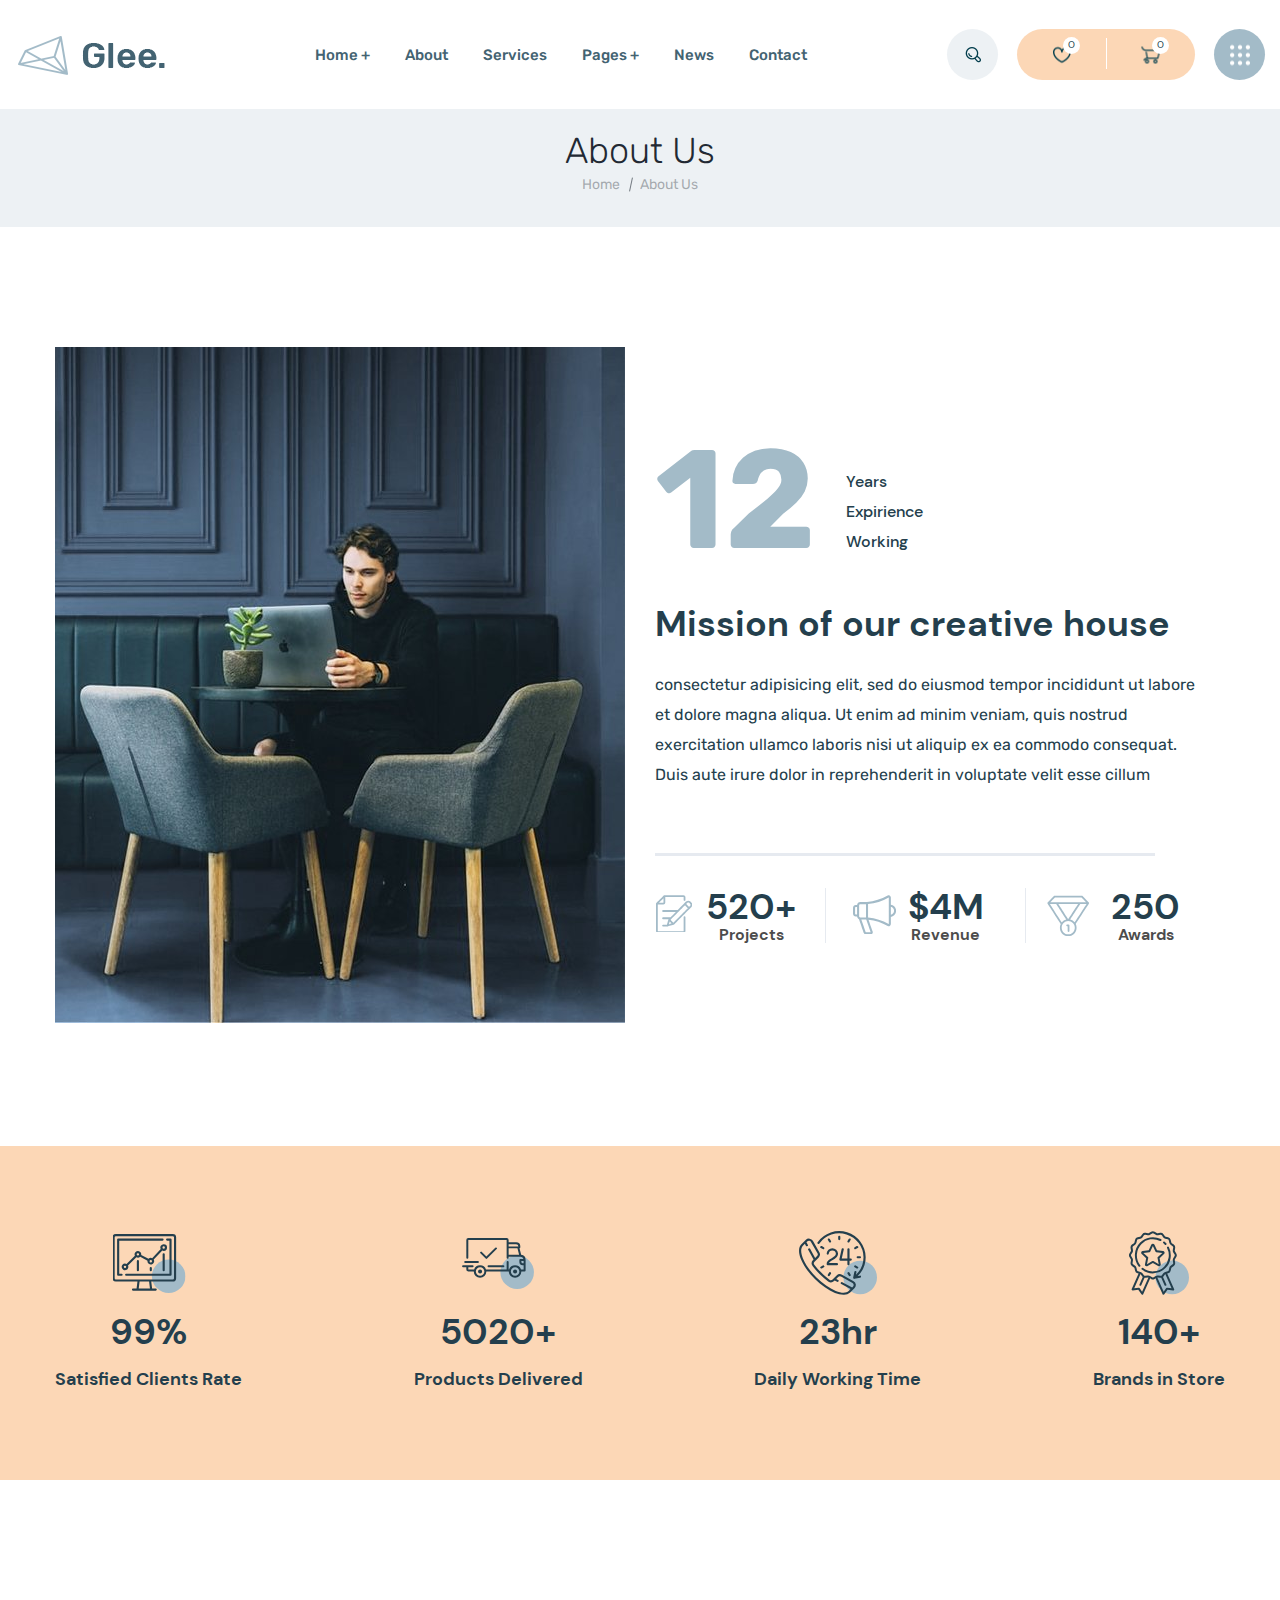
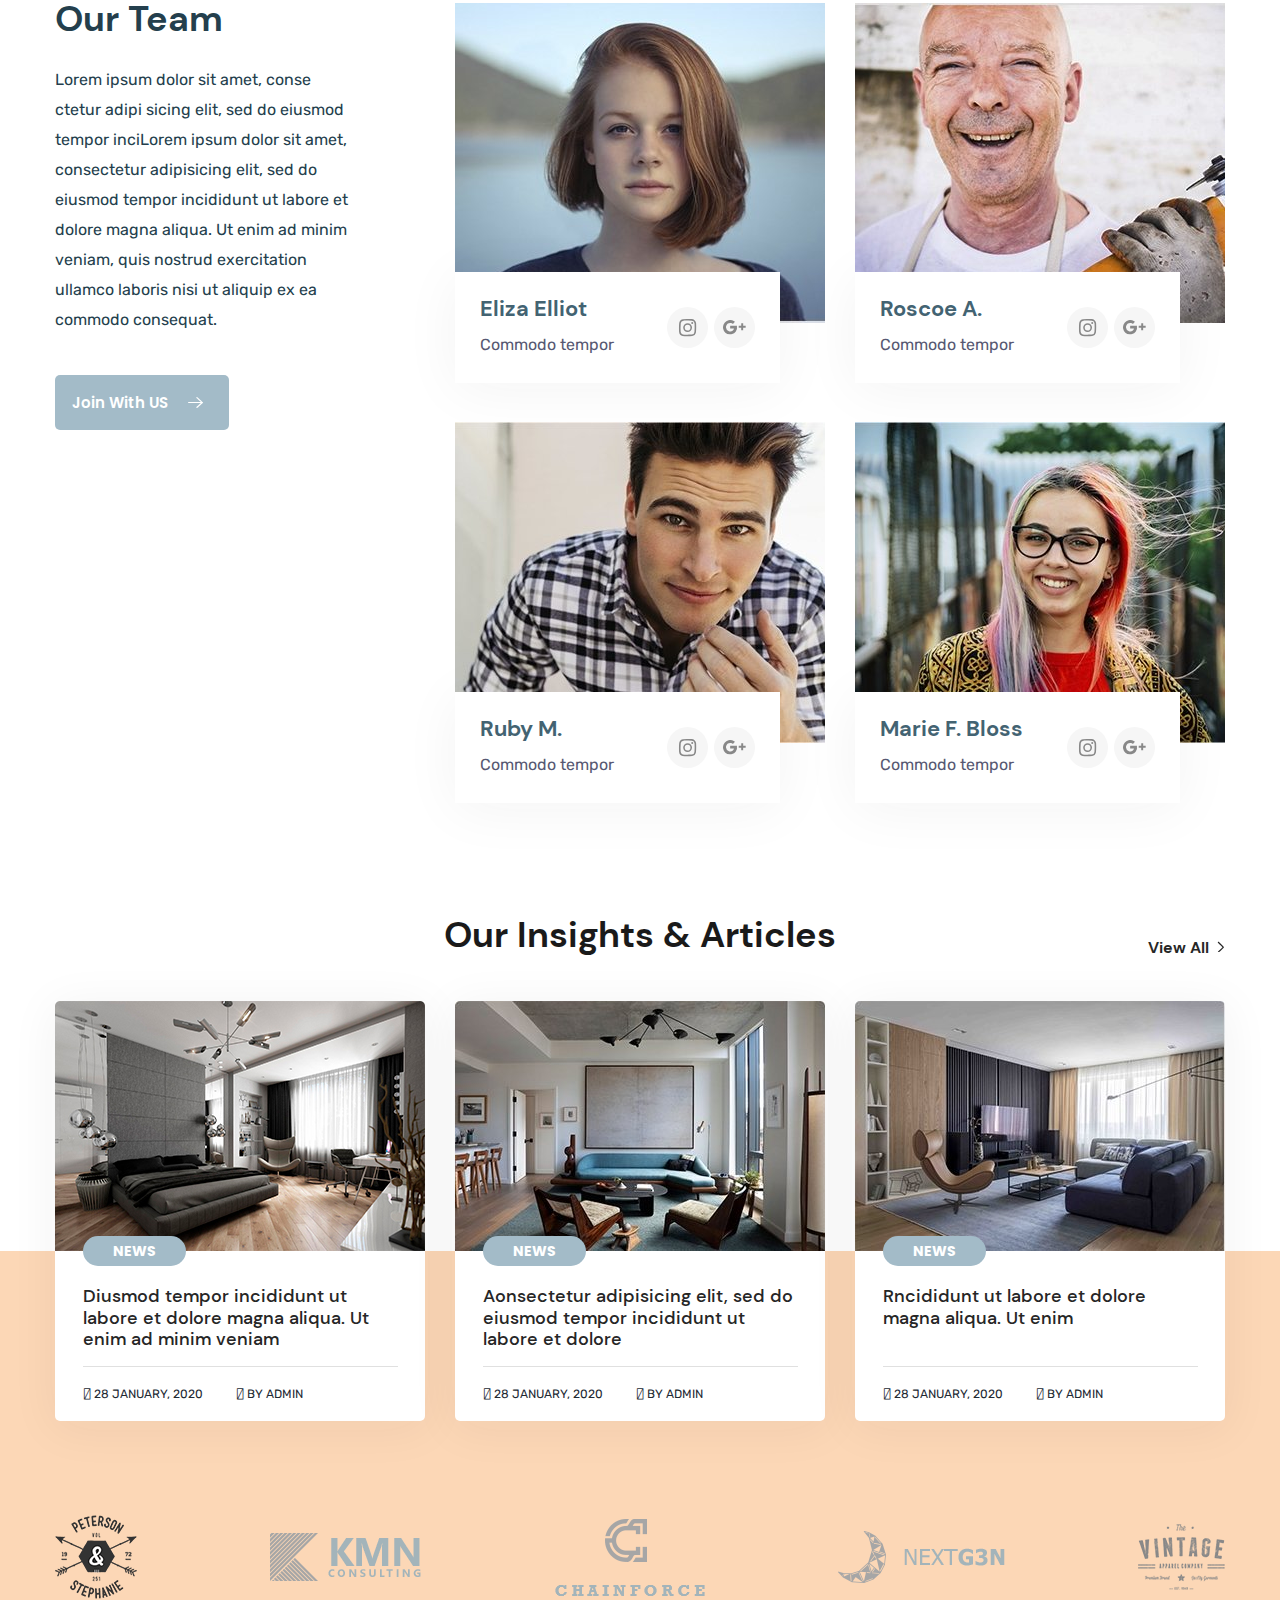
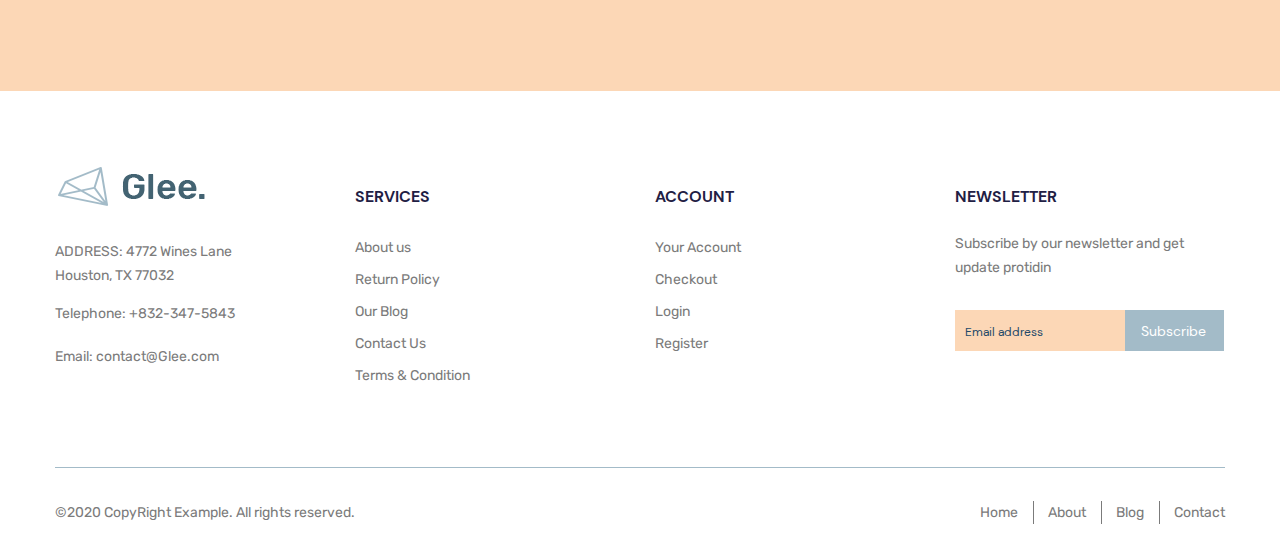
<file: about.html>
<!DOCTYPE html>
<html lang="en">

<head>
  <meta charset="UTF-8">
  <meta http-equiv="X-UA-Compatible" content="IE=edge">
  <meta name="viewport" content="width=device-width, initial-scale=1.0">
  <title>Glee</title>
  <link rel="stylesheet" href="css/about.min.css">
  <link rel="stylesheet" href="css/style.min.css">
</head>

<body>

  <header class="header">
  <div class="container-max">
    <div class="header__top">
      <a class="logo" href="#">
        <img class="logo__img" src="images/logo1.svg" alt="logo">
        
      </a>
      <nav class="menu header__menu">
        <button class="menu__burger">
        <span></span>
        </button>
        <ul class="menu__list">
          <li class="menu__list-item">
            <a class="menu__list-link" href="#">Home +</a>
          </li>
          <li class="menu__list-item">
            <a class="menu__list-link" href="#">About</a>
          </li>
          <li class="menu__list-item">
            <a class="menu__list-link" href="#">Services</a>
          </li>
          <li class="menu__list-item">
            <a class="menu__list-link" href="#">Pages +</a>
          </li>
          <li class="menu__list-item">
            <a class="menu__list-link" href="#">News</a>
          </li>
          <li class="menu__list-item">
            <a class="menu__list-link" href="#">Contact</a>
          </li>
        </ul>
      </nav>
      <div class="user-nav">
        <a class="user-nav__link user-nav__link--search" href="#">
          <img class="user-nav__img" src="images/icon/icon.png" alt="search icon">
        </a>
        <div class="user-nav__link-box">
          <a class="user-nav__link" href="#">
            <img class="user-nav__img" src="images/icon/heart.png" alt="heart icon">
            <span class="user-nav__span">0</span>
          </a>
          <a class="user-nav__link" href="#">
            <img class="user-nav__img" src="images/icon/cart.png" alt="cart icon">
            <span class="user-nav__span">0</span>
          </a>
        </div>
        <a class="user-nav__link user-nav__link--dial" href="#">
          <img class="user-nav__img" src="images/icon/dial.png" alt="dial icon">
        </a>
      </div>
    </div>
  </div>
</header>

  <main class="main">

    <section class="top">
      <div class="top-container">
        <h2 class="top__title">
          About Us
        </h2>
        <div class="breadcrambs">
          <ul class="breadcrambs__list">
            <li class="breadcrambs__item">
              <a class="breadcrambs__link" href="#">
              Home
            </a>
            </li>
            <li class="breadcrambs__item">
              <a class="breadcrambs__link" href="#">
                About Us
            </a>
            </li>
          </ul>
        </div>
      </div>
    </section>

    <section class="about">
      <div class="container-min">
        <div class="about__inner">
          <img class="about__img" src="images/about_img.jpg" alt="about image">
          <div class="about__content">

            <div class="about__years">
              <div class="about__years-num">
                12
                </div>
              <ul class="about__years-list">
                <li class="about__years-item">Years</li>
                <li class="about__years-item">Expirience</li>
                <li class="about__years-item"> Working</li>
                </ul>
                </div>

                <div class="about__description">
                  <h2 class="about__title title">
                    Mission of our creative house
                  </h2>
                  <p class="about__text">
                    consectetur adipisicing elit, sed do eiusmod tempor incididunt ut labore et dolore magna aliqua. Ut
                    enim ad minim veniam, quis nostrud exercitation ullamco laboris nisi ut aliquip ex ea commodo
                    consequat. Duis aute irure dolor in reprehenderit in voluptate velit esse cillum
                  </p>
                </div>
                <div class="about__num">
                  <div class="about__num-item about__num-item--progects">
                    520+
                    <span class="about__num-span">
                      Projects
                    </span>
                  </div>
                  <div class="about__num-item about__num-item--revenue">
                    $4M
                    <span class="about__num-span">
                      Revenue
                    </span>
                  </div>
                  <div class="about__num-item about__num-item--awards">
                    250
                    <span class="about__num-span">
                      Awards
                    </span>
                  </div>
                </div>
          </div>
        </div>
      </div>
       <div class="numbers">
        <div class="container-min">
          <div class="numbers__items">
            <div class="numbers__item numbers__item--rate">
              99%
              <span class="numbers__span">
                Satisﬁed Clients Rate
              </span>
            </div>
            <div class="numbers__item numbers__item--delivered">
              5020+
              <span class="numbers__span">
                Products Delivered
              </span>
            </div>
            <div class="numbers__item numbers__item--time">
              23hr
              <span class="numbers__span">
                Daily Working Time
              </span>
            </div>
            <div class="numbers__item numbers__item--brands">
              140+
              <span class="numbers__span">
                Brands in Store
              </span>
            </div>

          </div>
        </div>
      </div>
      <div class="team">
        <div class="container-min">
          <div class="team__inner">
            <div class="team__content">
              <h2 class="about__title title">
                Our Team
              </h2>
              <p class="about__text team__text">
                Lorem ipsum dolor sit amet, conse ctetur adipi sicing elit, sed do eiusmod tempor inciLorem ipsum dolor
                sit amet, consectetur adipisicing elit, sed do eiusmod tempor incididunt ut labore et dolore magna
                aliqua. Ut enim ad minim veniam, quis nostrud exercitation ullamco laboris nisi ut aliquip ex ea commodo
                consequat.
              </p>
              <a class="team__link" href="#">
                Join With US
              </a>
            </div>
            <div class="team__photos">
              <div class="team__photos-item">
                <img class="team__photo" src="images/team/1.jpg" alt="team photo">
                <div class="team__photo-descr">
                  <div class="team__member">
                    <a class="team__name" href="#">
                      Eliza Elliot
                    </a>
                    <div class="team__position">
                      Commodo tempor
                    </div>
                  </div>
                   <div class="team__social">
                     <a class="team__social-link" href="#">
                       <img class="team__social-img" src="images/icon/instagram.svg" alt="social icon">
                     </a>
                     <a class="team__social-link" href="#">
                       <img class="team__social-img" src="images/icon/google.svg" alt="social icon">
                     </a>
                   </div>
                </div>
              </div>
              <div class="team__photos-item">
                <img class="team__photo" src="images/team/2.jpg" alt="team photo">
                <div class="team__photo-descr">
                  <div class="team__member">
                    <a class="team__name" href="#">
                      Roscoe A.
                    </a>
                    <div class="team__position">
                      Commodo tempor
                    </div>
                  </div>
                  <div class="team__social">
                    <a class="team__social-link" href="#">
                      <img class="team__social-img" src="images/icon/instagram.svg" alt="social icon">
                    </a>
                    <a class="team__social-link" href="#">
                      <img class="team__social-img" src="images/icon/google.svg" alt="social icon">
                    </a>
                     </div>
                </div>
              </div>
              <div class="team__photos-item">
                <img class="team__photo" src="images/team/3.jpg" alt="team photo">
                <div class="team__photo-descr">
                  <div class="team__member">
                    <a class="team__name" href="#">
                      Ruby M.
                    </a>
                    <div class="team__position">
                      Commodo tempor
                    </div>
                  </div>
                   <div class="team__social">
                     <a class="team__social-link" href="#">
                       <img class="team__social-img" src="images/icon/instagram.svg" alt="social icon">
                     </a>
                     <a class="team__social-link" href="#">
                       <img class="team__social-img" src="images/icon/google.svg" alt="social icon">
                     </a>
                   </div>
                </div>
              </div>
              <div class="team__photos-item">
                <img class="team__photo" src="images/team/4.jpg" alt="team photo">
                <div class="team__photo-descr">
                  <div class="team__member">
                    <a class="team__name" href="#">
                      Marie F. Bloss
                    </a>
                    <div class="team__position">
                      Commodo tempor
                    </div>
                  </div>
                   <div class="team__social">
                     <a class="team__social-link" href="#">
                       <img class="team__social-img" src="images/icon/instagram.svg" alt="social icon">
                     </a>
                     <a class="team__social-link" href="#">
                       <img class="team__social-img" src="images/icon/google.svg" alt="social icon">
                     </a>
                   </div>
                </div>
              </div>
            </div>

          </div>
        </div>
      </div>  
    </section>

  <section class="blog">
       <div class="container-min">
         <div class="blog__inner">
           <h2 class="blog__title title">
            Our Insights & Articles
           </h2>
           <a class="blog__link" href="#">
             View All
           </a>
           <div class="blog__items">

             <div class="blog__item">

               <img class="blog__img" src="images/blog/1.jpg" alt="articles image">
               <div class="blog__item-content">
                <div class="blog__category">
                  NEWS
                </div>
                <a class="blog__item-title" href="#">
                  Diusmod tempor incididunt ut labore et dolore magna aliqua. Ut enim ad minim veniam
                </a>


                <div class="blog__info">
                  <a class="blog__info-item blog__info-item--date" href="#">
                     28 JANUARY, 2020
                  </a>
                  <a class="blog__info-item blog__info-item--autor" href="#">
                     BY ADMIN
                  </a>
                </div>
               </div>
               
             </div>
             <div class="blog__item">
                <img class="blog__img" src="images/blog/2.jpg" alt="articles image">
                <div class="blog__item-content">
                  <div class="blog__category">
                    NEWS
                  </div>
                  <a class="blog__item-title" href="#">
                    Aonsectetur adipisicing elit, sed do eiusmod tempor incididunt ut labore et dolore
                  </a>


                  <div class="blog__info">
                    <a class="blog__info-item blog__info-item--date" href="#">
                       28 JANUARY, 2020
                    </a>
                    <a class="blog__info-item blog__info-item--autor" href="#">
                       BY ADMIN
                    </a>
                  </div>
                </div>
             </div>
             <div class="blog__item">
                <img class="blog__img" src="images/blog/3.jpg" alt="articles image">
                <div class="blog__item-content">
                  <div class="blog__category">
                    NEWS
                  </div>
                  <a class="blog__item-title" href="#">
                    Rncididunt ut labore et dolore magna aliqua. Ut enim
                  </a>


                  <div class="blog__info">
                    <a class="blog__info-item blog__info-item--date" href="#">
                       28 JANUARY, 2020
                    </a>
                    <a class="blog__info-item blog__info-item--autor" href="#">
                       BY ADMIN
                    </a>
                  </div>
                </div>
             </div>

           </div>
         </div>
       </div>
     </section>
   <div class="partners">
       <div class="container-min">
         <div class="partners__items">

            <div class="partners__item">
            <a class="partners__link" href="#">
             <img class="partners__img" src="images/partners/1.png" alt="partners image">
          </a>
            </div>
            <div class="partners__item">
            <a class="partners__link" href="#">
             <img class="partners__img" src="images/partners/2.png" alt="partners image">
          </a>
            </div>
            <div class="partners__item">
            <a class="partners__link" href="#">
             <img class="partners__img" src="images/partners/3.png" alt="partners image">
          </a>
            </div>
            <div class="partners__item">
            <a class="partners__link" href="#">
             <img class="partners__img" src="images/partners/4.png" alt="partners image">
          </a>
            </div>
            <div class="partners__item">
            <a class="partners__link" href="#">
             <img class="partners__img" src="images/partners/5.png" alt="partners image">
          </a>
            </div>


           </div>
         </div>
       </div>
     </div>
  </main>

 <footer class="footer">
   <div class="container-min">
     <div class="footer-top">
       <div class="footer-top__item footer-top__contact ">
         <a class="logo footer__logo" href="#">
           <img class="logo__img" src="images/logo1.svg" alt="logo">
         </a>
         <a class="footer-top__address" href="#">
           ADDRESS: 4772 Wines Lane
           Houston, TX 77032
         </a>
         <a class="footer-top__phone" href="tel:+8323475843">Telephone: +832-347-5843</a>
         <a class="footer-top__email" href="mailto:contact@Glee.com">Email: contact@Glee.com</a>
       </div>
       <div class="footer-top__item footer-top__nav">
         <h4 class="footer-top__title">
           Services
         </h4>
         <ul class="footer-top__list">
           <li class="footer-top__list-item">
             <a class="footer-top__link" href="#">
               About us
             </a>
           </li>
           <li class="footer-top__list-item">
             <a class="footer-top__link" href="#">
               Return Policy
             </a>
           </li>
           <li class="footer-top__list-item">
             <a class="footer-top__link" href="#">
               Our Blog
             </a>
           </li>
           <li class="footer-top__list-item">
             <a class="footer-top__link" href="#">
               Contact Us
             </a>
           </li>
           <li class="footer-top__list-item">
             <a class="footer-top__link" href="#">
               Terms & Condition
             </a>
           </li>
         </ul>
       </div>
       <div class="footer-top__item footer-top__nav">
         <h4 class="footer-top__title">
           Account
         </h4>
         <ul class="footer-top__list">
           <li class="footer-top__list-item">
             <a class="footer-top__link" href="#">
               Your Account
             </a>
           </li>
           <li class="footer-top__list-item">
             <a class="footer-top__link" href="#">
               Checkout
             </a>
           </li>
           <li class="footer-top__list-item">
             <a class="footer-top__link" href="#">
               Login
             </a>
           </li>
           <li class="footer-top__list-item">
             <a class="footer-top__link" href="#">
               Register
             </a>
           </li>

         </ul>
       </div>
       <div class="footer-top__item footer-top__form">
         <h4 class="footer-top__form-title">newsletter</h4>
         <form class="footer-form" action="#">
           <p class="footer-form__text">
             Subscribe by our newsletter and get
             update protidin
           </p>
           <input class="footer-form__input" type="email" placeholder="Email address">
           <button class="footer-form__button" type="submit">
             Subscribe
           </button>
         </form>

       </div>
     </div>
     <div class="footer-bottom">
       <div class="footer-bottom__copy">
         ©2020 CopyRight Example. All rights reserved.
       </div>
       <div class="footer-bottom__nav">
         <ul class="footer-bottom__nav-list">
           <li class="footer-bottom__nav-item">
             <a class="footer-bottom__nav-ink" href="#">
               Home
             </a>
           </li>
           <li class="footer-bottom__nav-item">
             <a class="footer-bottom__nav-ink" href="#">
               About
             </a>
           </li>
           <li class="footer-bottom__nav-item">
             <a class="footer-bottom__nav-ink" href="#">
               Blog
             </a>
           </li>
           <li class="footer-bottom__nav-item">
             <a class="footer-bottom__nav-ink" href="#">
               Contact
             </a>
           </li>
         </ul>
       </div>
     </div>
   </div>
 </footer>


  <script src="js/main.min.js"></script>
</body>

</html>
</file>
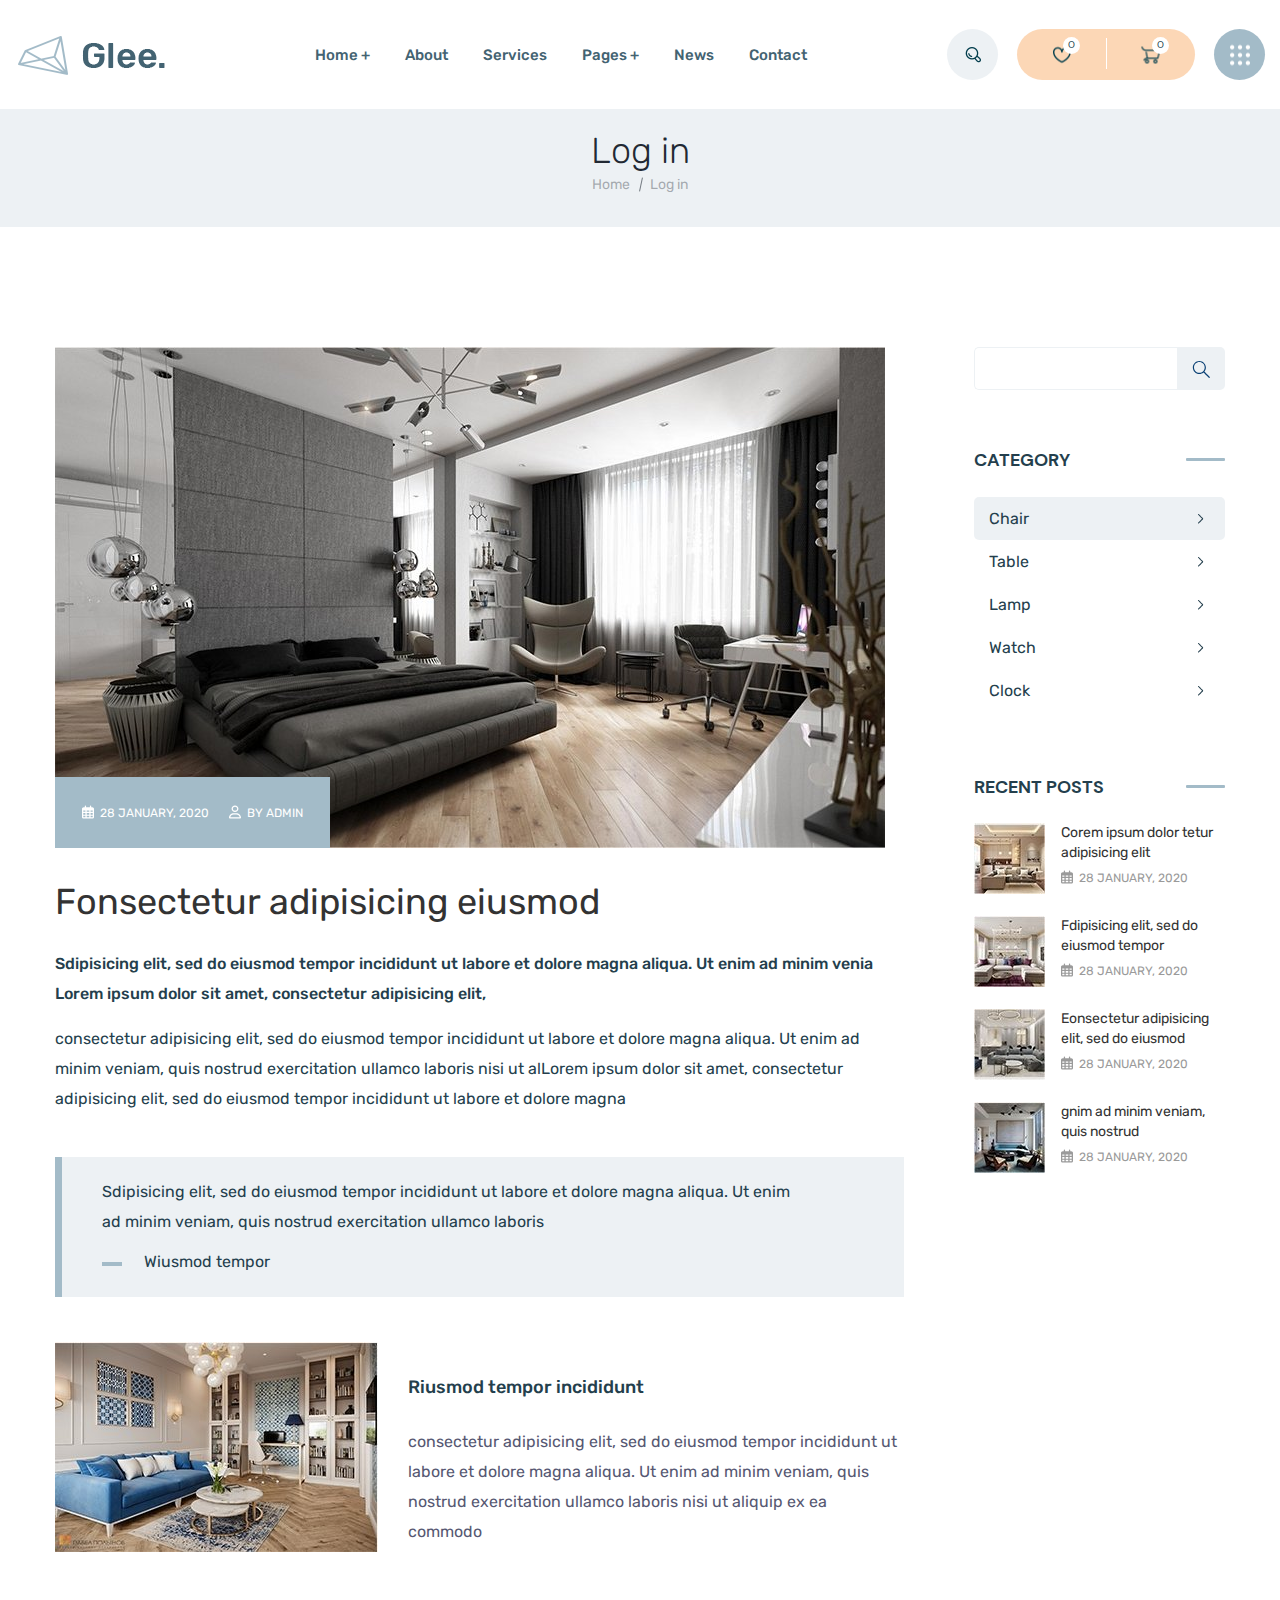
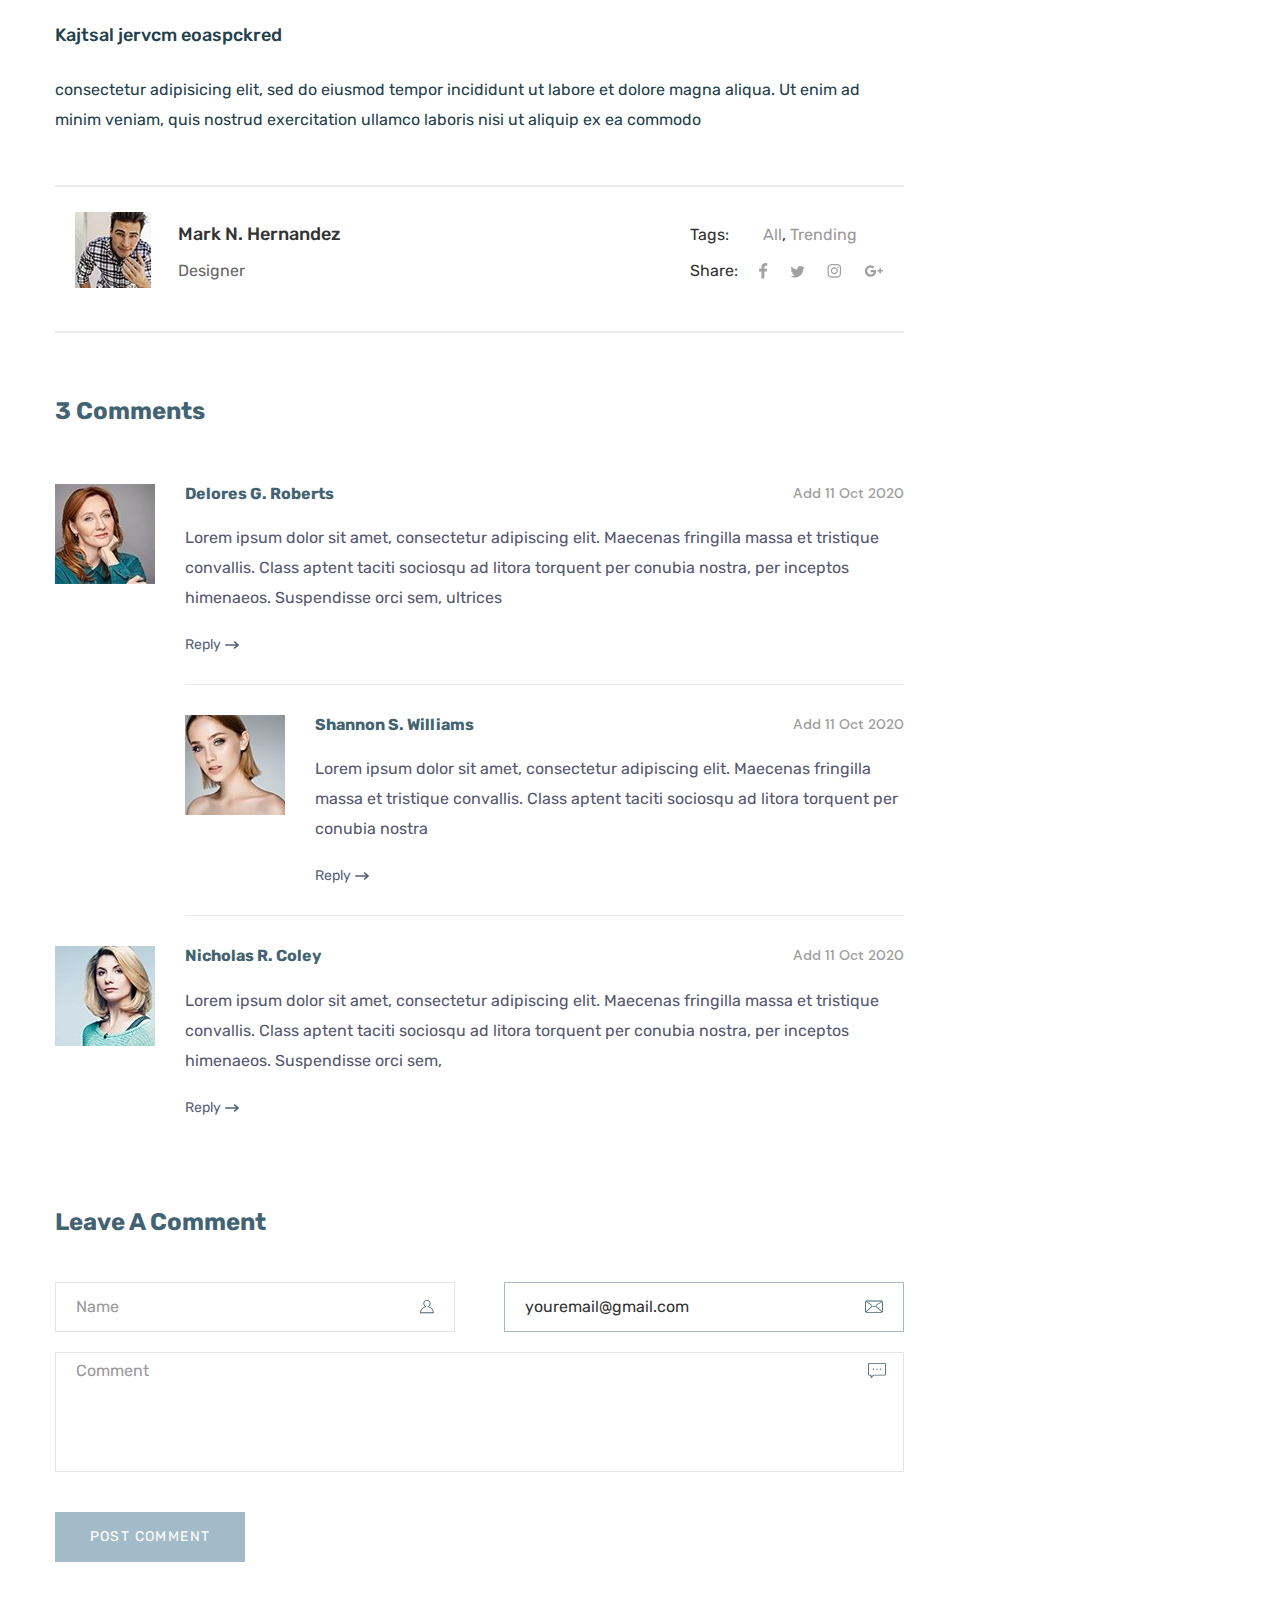
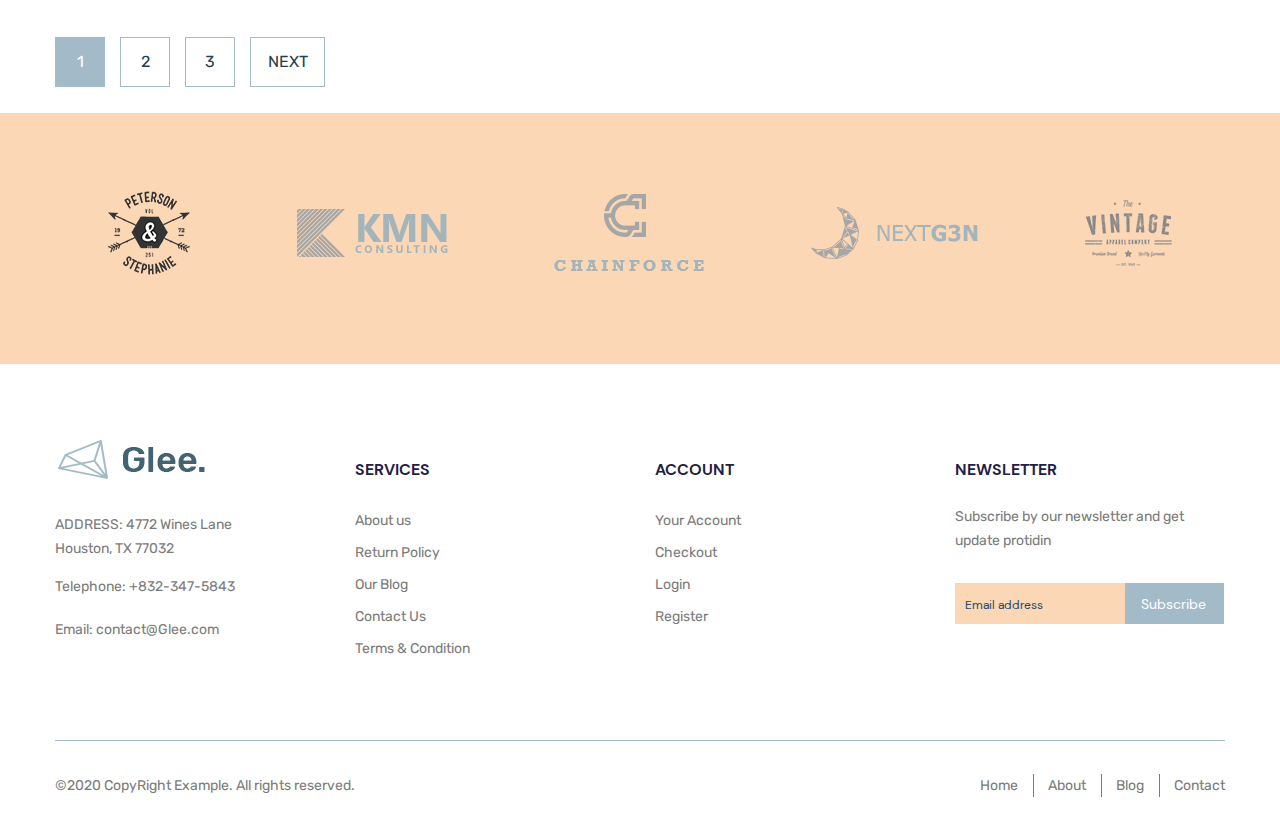
<file: blog-one.html>
<!DOCTYPE html>
<html lang="en">

<head>
  <meta charset="UTF-8">
  <meta http-equiv="X-UA-Compatible" content="IE=edge">
  <meta name="viewport" content="width=device-width, initial-scale=1.0">
  <title>Glee</title>
  <link rel="stylesheet" href="css/blog-one.min.css">
  <link rel="stylesheet" href="css/style.min.css">
</head>

<body>

  <header class="header">
  <div class="container-max">
    <div class="header__top">
      <a class="logo" href="#">
        <img class="logo__img" src="images/logo1.svg" alt="logo">
        
      </a>
      <nav class="menu header__menu">
        <button class="menu__burger">
        <span></span>
        </button>
        <ul class="menu__list">
          <li class="menu__list-item">
            <a class="menu__list-link" href="#">Home +</a>
          </li>
          <li class="menu__list-item">
            <a class="menu__list-link" href="#">About</a>
          </li>
          <li class="menu__list-item">
            <a class="menu__list-link" href="#">Services</a>
          </li>
          <li class="menu__list-item">
            <a class="menu__list-link" href="#">Pages +</a>
          </li>
          <li class="menu__list-item">
            <a class="menu__list-link" href="#">News</a>
          </li>
          <li class="menu__list-item">
            <a class="menu__list-link" href="#">Contact</a>
          </li>
        </ul>
      </nav>
      <div class="user-nav">
        <a class="user-nav__link user-nav__link--search" href="#">
          <img class="user-nav__img" src="images/icon/icon.png" alt="search icon">
        </a>
        <div class="user-nav__link-box">
          <a class="user-nav__link" href="#">
            <img class="user-nav__img" src="images/icon/heart.png" alt="heart icon">
            <span class="user-nav__span">0</span>
          </a>
          <a class="user-nav__link" href="#">
            <img class="user-nav__img" src="images/icon/cart.png" alt="cart icon">
            <span class="user-nav__span">0</span>
          </a>
        </div>
        <a class="user-nav__link user-nav__link--dial" href="#">
          <img class="user-nav__img" src="images/icon/dial.png" alt="dial icon">
        </a>
      </div>
    </div>
  </div>
</header>


  <main class="main">

     <section class="top">
      <div class="top-container">
        <h2 class="top__title">
          Log in
        </h2>
        <div class="breadcrambs">
          <ul class="breadcrambs__list">
            <li class="breadcrambs__item">
              <a class="breadcrambs__link" href="#">
              Home
            </a>
            </li>
            <li class="breadcrambs__item">
              <a class="breadcrambs__link" href="#">
                Log in
            </a>
            </li>
          </ul>
        </div>
      </div>
    </section>


    <section class="blog-one blog-page">
      <div class="container-min">
        <div class="blog-one__inner blog-page__inner">
          <div class="blog-one__content blog-page__content">

            <div class="blog-one__item blog-page__item">
              <img class="blog-page__content-page" src="images/blog/page-1.jpg" alt="blog image">
              <div class="blog-page__content-info">
                <div class="blog-page__content-date">
                  28 JANUARY, 2020
                </div>
                <div class="blog-page__content-author">
                  BY ADMIN
                </div>
              </div>
              <h4>
                Fonsectetur adipisicing eiusmod
              </h4>
              <h6>
                Sdipisicing elit, sed do eiusmod tempor incididunt ut labore et dolore magna aliqua. Ut enim ad minim
                venia Lorem ipsum dolor sit amet, consectetur adipisicing elit,
              </h6>
              <p>
                consectetur adipisicing elit, sed do eiusmod tempor incididunt ut labore et dolore magna aliqua. Ut enim
                ad minim veniam, quis nostrud exercitation ullamco laboris nisi ut alLorem ipsum dolor sit amet,
                consectetur adipisicing elit, sed do eiusmod tempor incididunt ut labore et dolore magna
              </p>
              <figure>
                <blockquote>
                  Sdipisicing elit, sed do eiusmod tempor incididunt ut labore et dolore magna aliqua. Ut enim ad minim
                  veniam, quis nostrud exercitation ullamco laboris
                </blockquote>
                <figcaption>
                  Wiusmod tempor
                </figcaption>
              </figure>

              <div class="blog-one__box">
                <img class="blog-one__box-img" src="images/blog/blog-one.jpg" alt="">
                <div class="blog-one__box-text">
                  <h5>
                    Riusmod tempor incididunt
                  </h5>
                  <p>
                    consectetur adipisicing elit, sed do eiusmod tempor incididunt ut labore et dolore magna aliqua. Ut
                    enim ad minim veniam, quis nostrud exercitation ullamco laboris nisi ut aliquip ex ea commodo
                  </p>
                </div>

              </div>
              <h5> Kajtsal jervcm eoaspckred</h5>
              <p>consectetur adipisicing elit, sed do eiusmod tempor incididunt ut labore et dolore magna aliqua. Ut
                enim ad minim veniam, quis nostrud exercitation ullamco laboris nisi ut aliquip ex ea commodo
              </p>
            </div>
            <div class="blog-one__wrapper">
              <img class="blog-one__wrapper-img" src="images/blog/photo.jpg" alt="author image">
              <div class="blog-one__wrapper-content">
                <div class="blog-one__person">
                  <div class="blog-one__person-name">
                    Mark N. Hernandez
                  </div>
                  <div class="blog-one__person-position">
                    Designer
                  </div>
                </div>
                <div class="blog-one__wrapper-info">
                  <div class="blog-one__wrapper-tags">
                    <span>Tags:</span>
                    <a class="blog-one__tags-link" href="#">All</a>,
                    <a class="blog-one__tags-link" href="#">Trending</a>

                  </div>
                  <div class="blog-one__wrapper-share">
                    <span>Share:</span>
                    <div class="blog-one__wrapper-social">
                      <a class="blog-one__wrapper-link" href="#">
                        <img class="blog-one__wrapper-icon" src="images/icon/blog-facebook.svg" alt="icon facebook">
                      </a>
                      <a class="blog-one__wrapper-link" href="#">
                        <img class="blog-one__wrapper-icon" src="images/icon/blog-twitter.svg" alt="icon twitter">
                      </a>
                      <a class="blog-one__wrapper-link" href="#">
                        <img class="blog-one__wrapper-icon" src="images/icon/blog-instagram.svg" alt="icon instagram">
                      </a>
                      <a class="blog-one__wrapper-link" href="#">
                        <img class="blog-one__wrapper-icon" src="images/icon/blog-google.svg" alt="icon google">
                      </a>
                    </div>
                  </div>
                </div>
              </div>
            </div>
            <div class="comments">
              <h3 class="comments__title">
                3 Comments
              </h3>
              <div class="comments__items">
                <div class="comments__item">
                  <img class="comments__img" src="images/blog/avatar-1.jpg" alt="avatar">
                  <div class="comments__content">
                    <div class="comments__content-info">
                      <span class="comments__content-name">
                        Delores G. Roberts
                      </span>
                      <span class="comments__content-date">
                        Add 11 Oct 2020
                      </span>
                    </div>
                    <p class="comments__content-text">
                      Lorem ipsum dolor sit amet, consectetur adipiscing elit. Maecenas fringilla massa et tristique
                      convallis. Class aptent taciti sociosqu ad litora torquent per conubia nostra, per inceptos
                      himenaeos. Suspendisse orci sem, ultrices
                    </p>
                    <a class="comments__content-reply" href="#">
                      Reply
                    </a>
                  </div>
                </div>
                <div class="comments__item">
                  <img class="comments__img" src="images/blog/avatar-2.jpg" alt="avatar">
                  <div class="comments__content">
                    <div class="comments__content-info">
                      <span class="comments__content-name">
                        Shannon S. Williams
                      </span>
                      <span class="comments__content-date">
                        Add 11 Oct 2020
                      </span>
                    </div>
                    <p class="comments__content-text">
                      Lorem ipsum dolor sit amet, consectetur adipiscing elit. Maecenas fringilla massa et tristique
                      convallis. Class aptent taciti sociosqu ad litora torquent per conubia nostra
                    </p>
                    <a class="comments__content-reply" href="#">
                      Reply
                    </a>
                  </div>
                </div>
                <div class="comments__item">
                  <img class="comments__img" src="images/blog/avatar-3.jpg" alt="avatar">
                  <div class="comments__content">
                    <div class="comments__content-info">
                      <span class="comments__content-name">
                        Nicholas R. Coley
                      </span>
                      <span class="comments__content-date">
                        Add 11 Oct 2020
                      </span>
                    </div>
                    <p class="comments__content-text">
                      Lorem ipsum dolor sit amet, consectetur adipiscing elit. Maecenas fringilla massa et tristique
                      convallis. Class aptent taciti sociosqu ad litora torquent per conubia nostra, per inceptos
                      himenaeos. Suspendisse orci sem,
                    </p>
                    <a class="comments__content-reply" href="#">
                      Reply
                    </a>
                  </div>
                </div>
              </div>
              <div class="comments-form">
                <h3 class="comments-form__title">
                  Leave A Comment
                </h3>
                <form class="comments-form__form" action="#">

                  <input class="comments-form__input-name" type="text" placeholder="Name">
                  <input class="comments-form__input-mail comments-form__input--active" type="text"
                    placeholder="youremail@gmail.com">
                  <textarea class="comments-form__textarea" placeholder="Comment"></textarea>
                  <button class="comments-form__button" type="submit">
                    Post Comment
                  </button>
                </form>
              </div>
            </div>
          </div>


          <div class="blog-page__aside">
            <div class="blog-page__aside-item">
              <form class="blog-page__search-form" action="#">
                <input class="blog-page__search-input" type="text">
                <button class="blog-page__search-btn" type="submit">
                  <img src="images/icon/search-blog.svg" alt="search image">
                </button>
              </form>
            </div>
            <div class="blog-page__aside-item">
              <div class="filter__item filter-category">
                <h4 class="filter-category__title filter__title">
                  CATEGORY
                </h4>
                <form class="filter-category__form" action="#">

                  <label class="filter-category__label">
                    <input class="filter-category__input" type="checkbox" checked>
                    <div class="filter-category__checkbox">
                      <span>Chair</span>

                    </div>
                  </label>
                  <label class="filter-category__label">
                    <input class="filter-category__input" type="checkbox">
                    <div class="filter-category__checkbox">
                      <span>Table</span>

                    </div>
                  </label>
                  <label class="filter-category__label">
                    <input class="filter-category__input" type="checkbox">
                    <div class="filter-category__checkbox">
                      <span>Lamp</span>

                    </div>
                  </label>
                  <label class="filter-category__label">
                    <input class="filter-category__input" type="checkbox">
                    <div class="filter-category__checkbox">
                      <span>Watch</span>

                    </div>
                  </label>
                  <label class="filter-category__label">
                    <input class="filter-category__input" type="checkbox">
                    <div class="filter-category__checkbox">
                      <span>Clock</span>

                    </div>
                  </label>
                </form>
              </div>
            </div>
            <div class="blog-page__aside-item">
              <h4 class="blog-page__aside-title filter__title">
                Recent Posts
              </h4>
              <div class="blog-page__aside-posts">
                <div class="blog-page__aside-post">
                  <a class="blog-page__aside-img-link" href="#">
                    <img class="blog-page__aside-img" src="images/blog/post-1.jpg" alt="post image">
                  </a>
                  <div class="blog-page__aside-box">
                    <a class="blog-page__aside-post-title" href="#">
                      Corem ipsum dolor tetur adipisicing elit
                    </a>
                    <a class="blog-page__aside-post-date" href="#">
                      28 JANUARY, 2020
                    </a>
                  </div>


                </div>
                <div class="blog-page__aside-post">
                  <a class="blog-page__aside-img-link" href="#">
                    <img class="blog-page__aside-img" src="images/blog/post-2.jpg" alt="post image">
                  </a>

                  <div class="blog-page__aside-box">
                    <a class="blog-page__aside-post-title" href="#">
                      Fdipisicing elit, sed do eiusmod tempor
                    </a>
                    <a class="blog-page__aside-post-date" href="#">
                      28 JANUARY, 2020
                    </a>
                  </div>
                </div>

                <div class="blog-page__aside-post">
                  <a class="blog-page__aside-img-link" href="#">
                    <img class="blog-page__aside-img" src="images/blog/post-3.jpg" alt="post image">
                  </a>
                  <div class="blog-page__aside-box">
                    <a class="blog-page__aside-post-title" href="#">
                      Eonsectetur adipisicing elit, sed do eiusmod
                    </a>
                    <a class="blog-page__aside-post-date" href="#">
                      28 JANUARY, 2020
                    </a>
                  </div>

                </div>
                <div class="blog-page__aside-post">
                  <a class="blog-page__aside-img-link" href="#">
                    <img class="blog-page__aside-img" src="images/blog/post-4.jpg" alt="post image">
                  </a>
                  <div class="blog-page__aside-box">
                    <a class="blog-page__aside-post-title" href="#">
                      gnim ad minim veniam, quis nostrud
                    </a>
                    <a class="blog-page__aside-post-date" href="#">
                      28 JANUARY, 2020
                    </a>
                  </div>

                </div>
              </div>
            </div>


          </div>
        </div>

        <div class="pagination">
          <ul class="pagination__list">
            <li class="pagination__item">
              <a class="pagination__link pagination__link--active" href="#">1</a>
            </li>
            <li class="pagination__item">
              <a class="pagination__link" href="#">2</a>
            </li>
            <li class="pagination__item">
              <a class="pagination__link" href="#">3</a>
            </li>
          </ul>
          <a class="pagination__next" href="#">NEXT</a>
        </div>

      </div>
      </div>
      </div>
    </section>




     <div class="partners--page">
     
       <div class="container-min">
         <div class="partners--page__items">

            <div class="partners__item">
            <a class="partners__link" href="#">
             <img class="partners__img" src="images/partners/1.png" alt="partners image">
          </a>
            </div>
            <div class="partners__item">
            <a class="partners__link" href="#">
             <img class="partners__img" src="images/partners/2.png" alt="partners image">
          </a>
            </div>
            <div class="partners__item">
            <a class="partners__link" href="#">
             <img class="partners__img" src="images/partners/3.png" alt="partners image">
          </a>
            </div>
            <div class="partners__item">
            <a class="partners__link" href="#">
             <img class="partners__img" src="images/partners/4.png" alt="partners image">
          </a>
            </div>
            <div class="partners__item">
            <a class="partners__link" href="#">
             <img class="partners__img" src="images/partners/5.png" alt="partners image">
          </a>
            </div>


         </div>
       </div>
     </div>
  </main>

  <footer class="footer">
   <div class="container-min">
     <div class="footer-top">
       <div class="footer-top__item footer-top__contact ">
         <a class="logo footer__logo" href="#">
           <img class="logo__img" src="images/logo1.svg" alt="logo">
         </a>
         <a class="footer-top__address" href="#">
           ADDRESS: 4772 Wines Lane
           Houston, TX 77032
         </a>
         <a class="footer-top__phone" href="tel:+8323475843">Telephone: +832-347-5843</a>
         <a class="footer-top__email" href="mailto:contact@Glee.com">Email: contact@Glee.com</a>
       </div>
       <div class="footer-top__item footer-top__nav">
         <h4 class="footer-top__title">
           Services
         </h4>
         <ul class="footer-top__list">
           <li class="footer-top__list-item">
             <a class="footer-top__link" href="#">
               About us
             </a>
           </li>
           <li class="footer-top__list-item">
             <a class="footer-top__link" href="#">
               Return Policy
             </a>
           </li>
           <li class="footer-top__list-item">
             <a class="footer-top__link" href="#">
               Our Blog
             </a>
           </li>
           <li class="footer-top__list-item">
             <a class="footer-top__link" href="#">
               Contact Us
             </a>
           </li>
           <li class="footer-top__list-item">
             <a class="footer-top__link" href="#">
               Terms & Condition
             </a>
           </li>
         </ul>
       </div>
       <div class="footer-top__item footer-top__nav">
         <h4 class="footer-top__title">
           Account
         </h4>
         <ul class="footer-top__list">
           <li class="footer-top__list-item">
             <a class="footer-top__link" href="#">
               Your Account
             </a>
           </li>
           <li class="footer-top__list-item">
             <a class="footer-top__link" href="#">
               Checkout
             </a>
           </li>
           <li class="footer-top__list-item">
             <a class="footer-top__link" href="#">
               Login
             </a>
           </li>
           <li class="footer-top__list-item">
             <a class="footer-top__link" href="#">
               Register
             </a>
           </li>

         </ul>
       </div>
       <div class="footer-top__item footer-top__form">
         <h4 class="footer-top__form-title">newsletter</h4>
         <form class="footer-form" action="#">
           <p class="footer-form__text">
             Subscribe by our newsletter and get
             update protidin
           </p>
           <input class="footer-form__input" type="email" placeholder="Email address">
           <button class="footer-form__button" type="submit">
             Subscribe
           </button>
         </form>

       </div>
     </div>
     <div class="footer-bottom">
       <div class="footer-bottom__copy">
         ©2020 CopyRight Example. All rights reserved.
       </div>
       <div class="footer-bottom__nav">
         <ul class="footer-bottom__nav-list">
           <li class="footer-bottom__nav-item">
             <a class="footer-bottom__nav-ink" href="#">
               Home
             </a>
           </li>
           <li class="footer-bottom__nav-item">
             <a class="footer-bottom__nav-ink" href="#">
               About
             </a>
           </li>
           <li class="footer-bottom__nav-item">
             <a class="footer-bottom__nav-ink" href="#">
               Blog
             </a>
           </li>
           <li class="footer-bottom__nav-item">
             <a class="footer-bottom__nav-ink" href="#">
               Contact
             </a>
           </li>
         </ul>
       </div>
     </div>
   </div>
 </footer>

  <script src="js/main.min.js"></script>
</body>

</html>
</file>
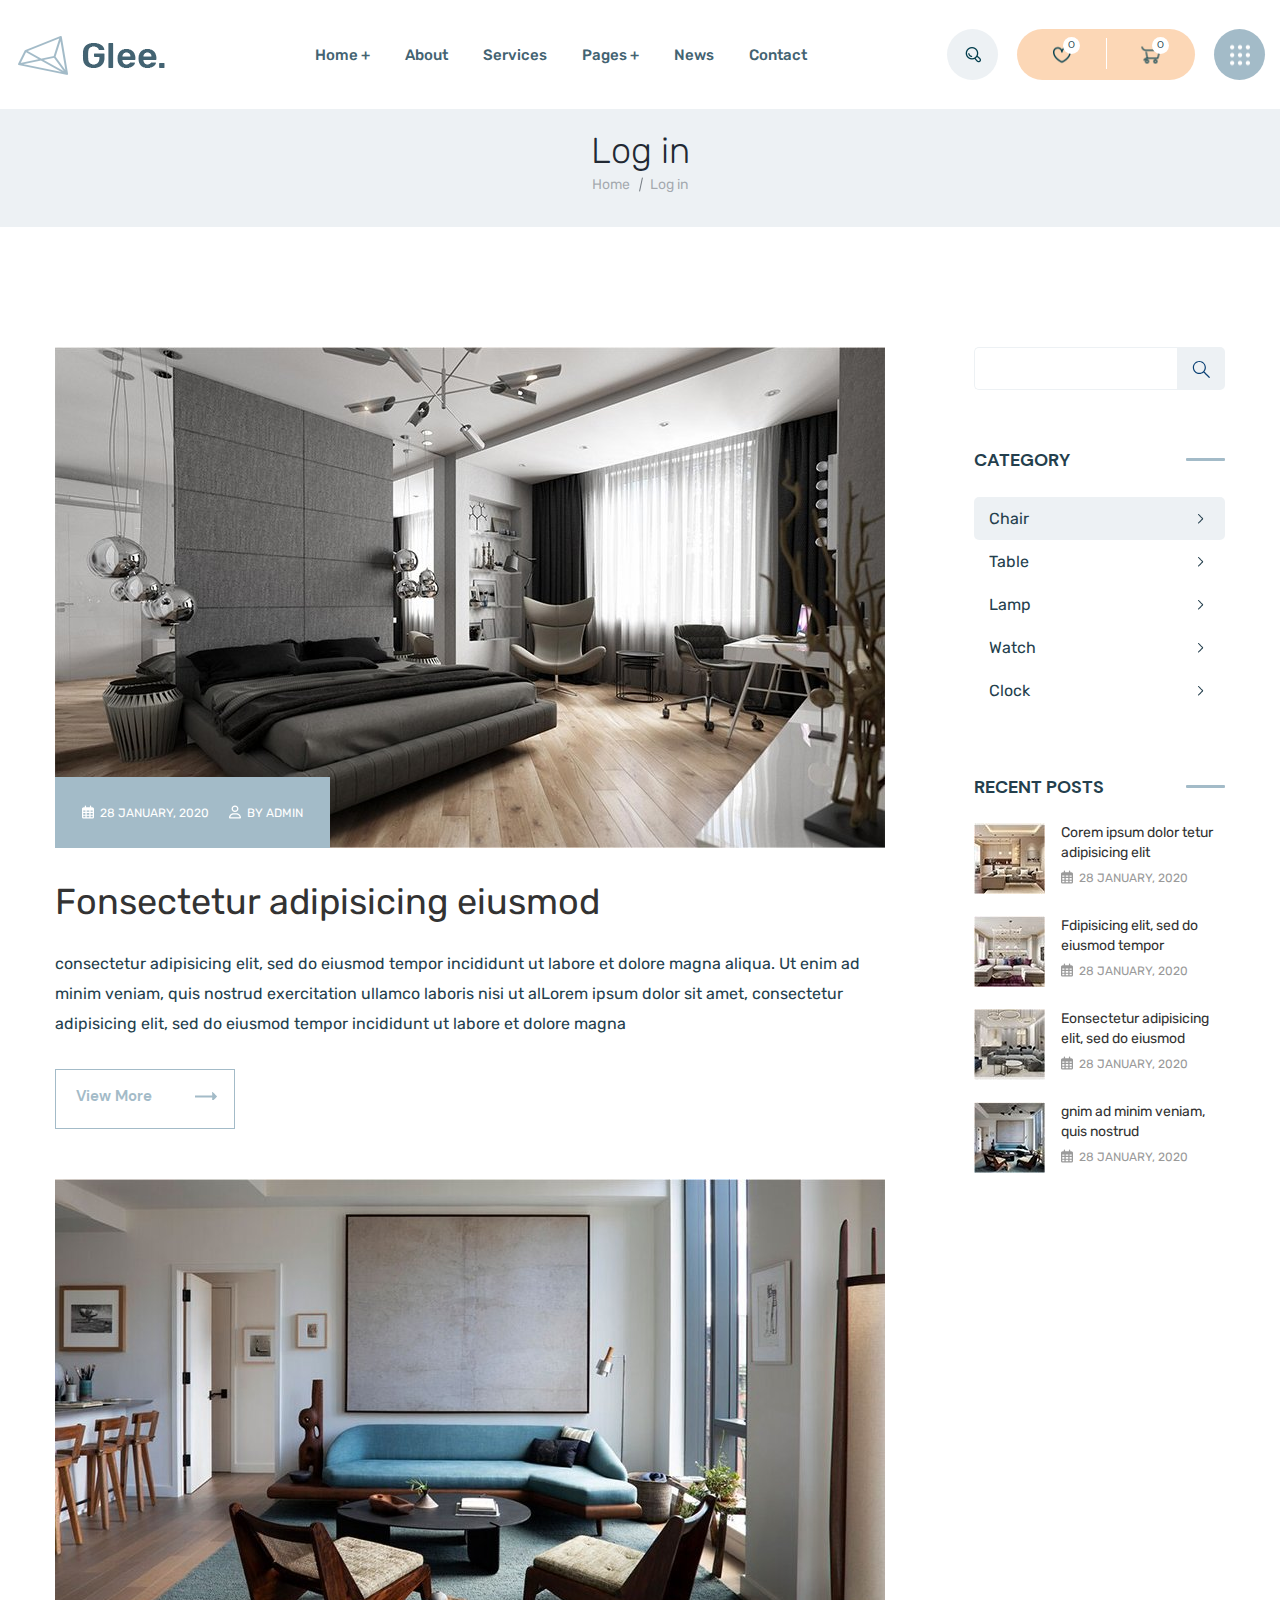
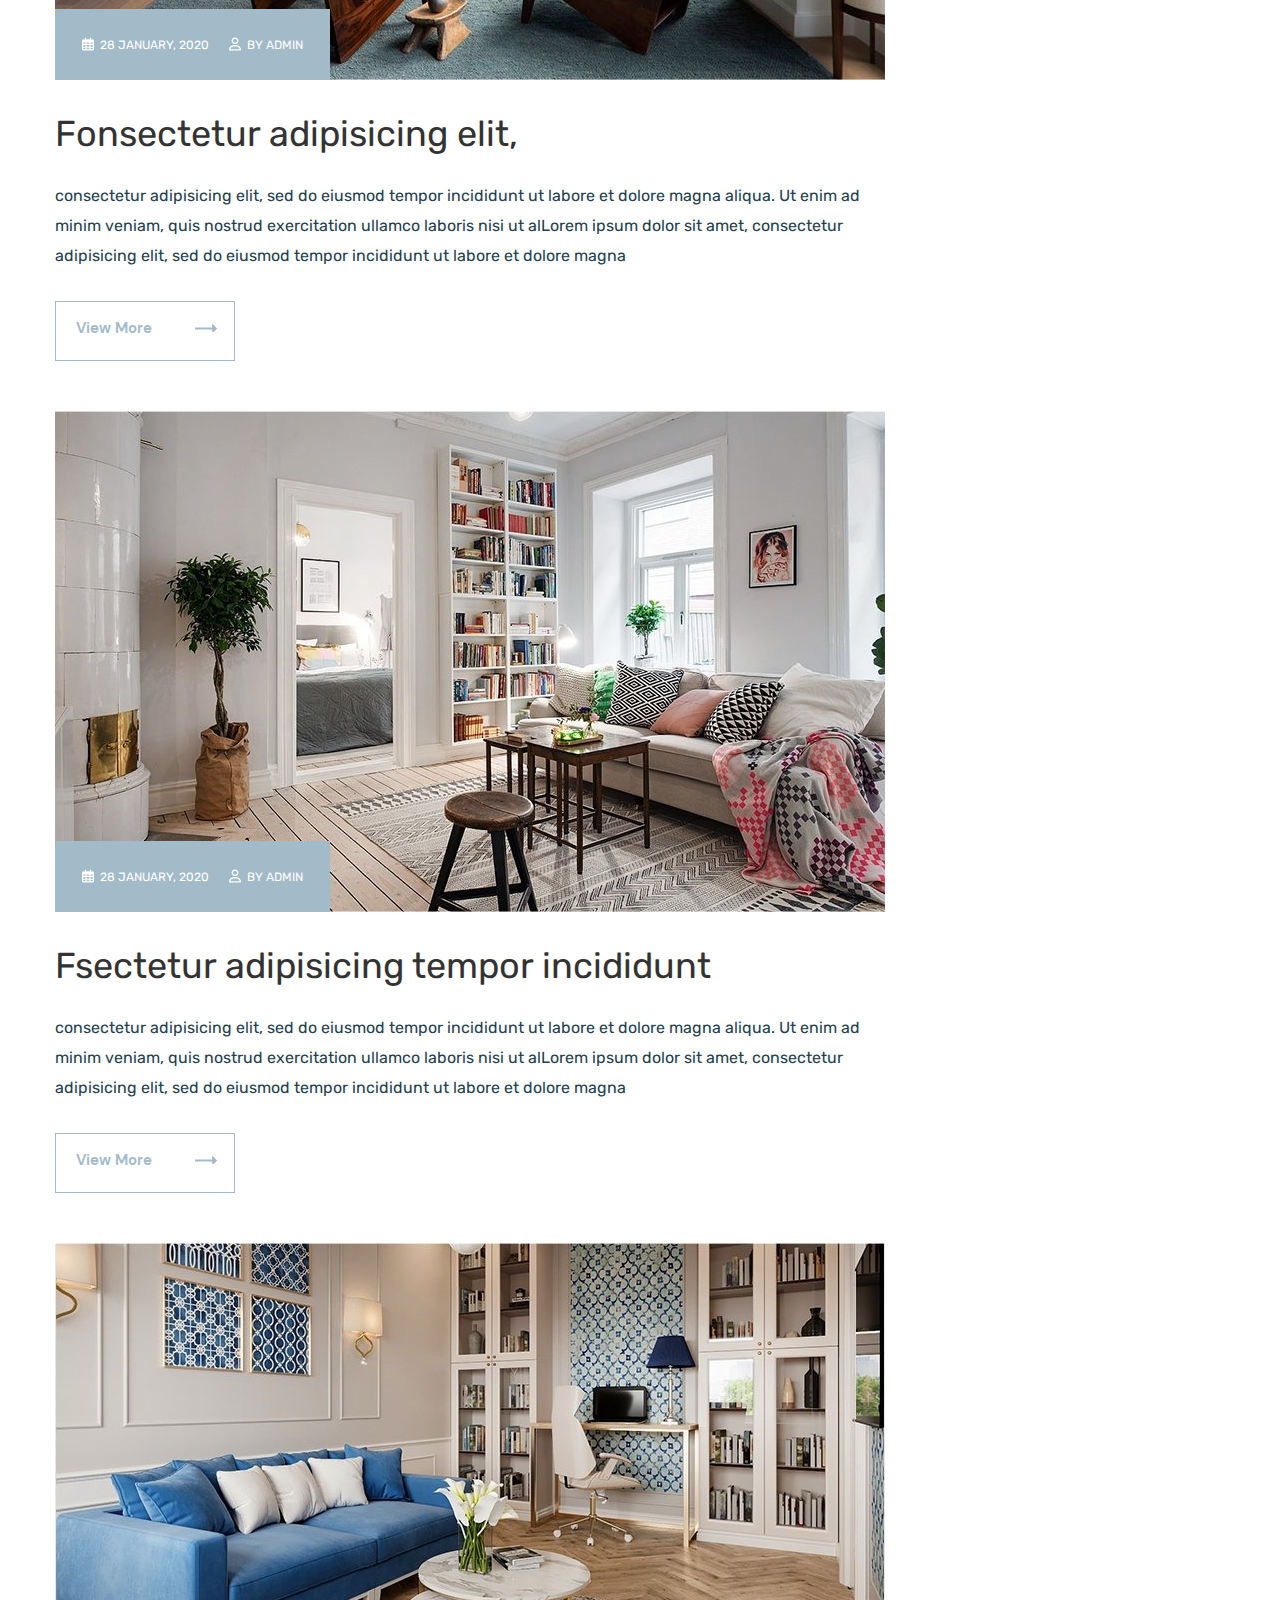
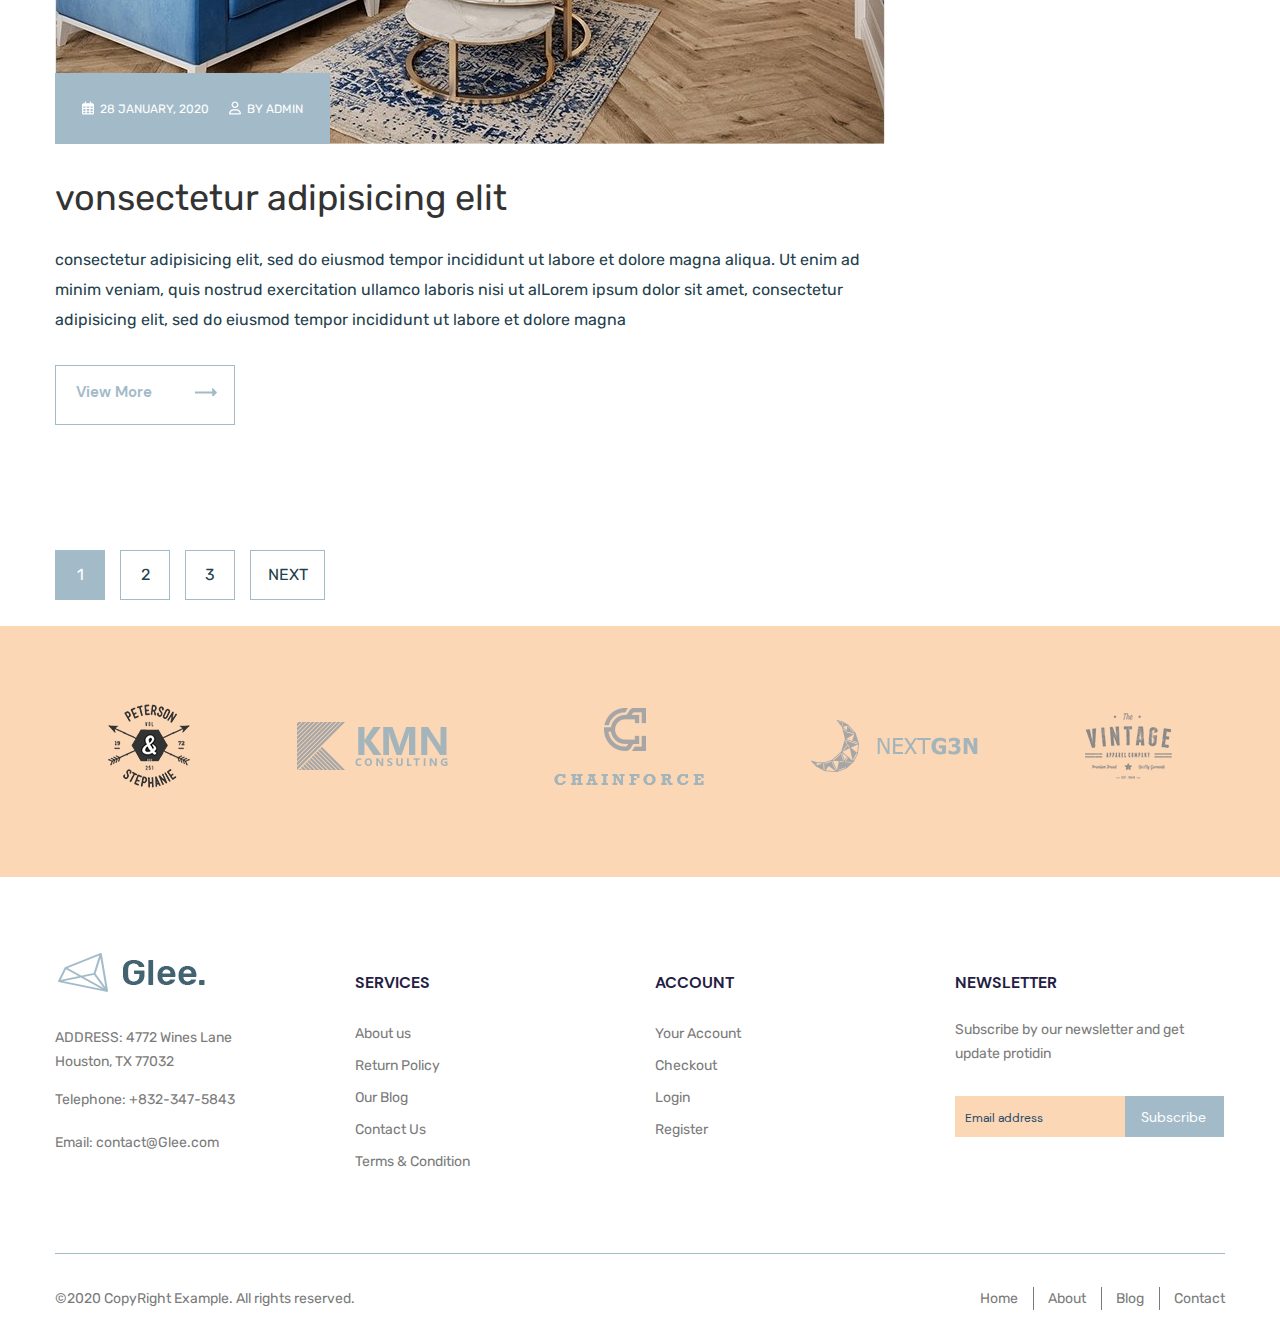
<file: blog.html>
<!DOCTYPE html>
<html lang="en">

<head>
  <meta charset="UTF-8">
  <meta http-equiv="X-UA-Compatible" content="IE=edge">
  <meta name="viewport" content="width=device-width, initial-scale=1.0">
  <title>Glee</title>
  <link rel="stylesheet" href="css/blog.min.css">
  <link rel="stylesheet" href="css/style.min.css">
</head>

<body>

  <header class="header">
  <div class="container-max">
    <div class="header__top">
      <a class="logo" href="#">
        <img class="logo__img" src="images/logo1.svg" alt="logo">
        
      </a>
      <nav class="menu header__menu">
        <button class="menu__burger">
        <span></span>
        </button>
        <ul class="menu__list">
          <li class="menu__list-item">
            <a class="menu__list-link" href="#">Home +</a>
          </li>
          <li class="menu__list-item">
            <a class="menu__list-link" href="#">About</a>
          </li>
          <li class="menu__list-item">
            <a class="menu__list-link" href="#">Services</a>
          </li>
          <li class="menu__list-item">
            <a class="menu__list-link" href="#">Pages +</a>
          </li>
          <li class="menu__list-item">
            <a class="menu__list-link" href="#">News</a>
          </li>
          <li class="menu__list-item">
            <a class="menu__list-link" href="#">Contact</a>
          </li>
        </ul>
      </nav>
      <div class="user-nav">
        <a class="user-nav__link user-nav__link--search" href="#">
          <img class="user-nav__img" src="images/icon/icon.png" alt="search icon">
        </a>
        <div class="user-nav__link-box">
          <a class="user-nav__link" href="#">
            <img class="user-nav__img" src="images/icon/heart.png" alt="heart icon">
            <span class="user-nav__span">0</span>
          </a>
          <a class="user-nav__link" href="#">
            <img class="user-nav__img" src="images/icon/cart.png" alt="cart icon">
            <span class="user-nav__span">0</span>
          </a>
        </div>
        <a class="user-nav__link user-nav__link--dial" href="#">
          <img class="user-nav__img" src="images/icon/dial.png" alt="dial icon">
        </a>
      </div>
    </div>
  </div>
</header>


  <main class="main">

    <section class="top">
      <div class="top-container">
        <h2 class="top__title">
          Log in
        </h2>
        <div class="breadcrambs">
          <ul class="breadcrambs__list">
            <li class="breadcrambs__item">
              <a class="breadcrambs__link" href="#">
              Home
            </a>
            </li>
            <li class="breadcrambs__item">
              <a class="breadcrambs__link" href="#">
                Log in
            </a>
            </li>
          </ul>
        </div>
      </div>
    </section>


    <section class="blog-page">
      <div class="container-min">
       <div class="blog-page__inner">
         <div class="blog-page__content">
           <div class="blog-page__item">
             <img class="blog-page__content-page" src="images/blog/page-1.jpg" alt="blog image">
             <div class="blog-page__content-info">
               <div class="blog-page__content-date">
                 28 JANUARY, 2020
               </div>
               <div class="blog-page__content-author">
                BY ADMIN
               </div>
             </div>
             <a class="blog-page__content-title" href="#">
              Fonsectetur adipisicing eiusmod
             </a>
             <p class="blog-page__content-text">
               consectetur adipisicing elit, sed do eiusmod tempor incididunt ut labore et dolore magna aliqua. Ut enim
               ad minim veniam, quis nostrud exercitation ullamco laboris nisi ut alLorem ipsum dolor sit amet,
               consectetur adipisicing elit, sed do eiusmod tempor incididunt ut labore et dolore magna
             </p>
             <a class="blog-page__content-btn" href="#">
               View More
             </a>
           </div>

           <div class="blog-page__item">
             <img class="blog-page__content-page" src="images/blog/page-2.jpg" alt="blog image">
             <div class="blog-page__content-info">
               <div class="blog-page__content-date">
                 28 JANUARY, 2020
               </div>
               <div class="blog-page__content-author">
                 BY ADMIN
               </div>
             </div>
             <a class="blog-page__content-title" href="#">
               Fonsectetur adipisicing elit,
             </a>
             <p class="blog-page__content-text">
               consectetur adipisicing elit, sed do eiusmod tempor incididunt ut labore et dolore magna aliqua. Ut enim
               ad minim veniam, quis nostrud exercitation ullamco laboris nisi ut alLorem ipsum dolor sit amet,
               consectetur adipisicing elit, sed do eiusmod tempor incididunt ut labore et dolore magna
             </p>
             <a class="blog-page__content-btn" href="#">
               View More
             </a>
           </div>
           <div class="blog-page__item">
             <img class="blog-page__content-page" src="images/blog/page-3.jpg" alt="blog image">
             <div class="blog-page__content-info">
               <div class="blog-page__content-date">
                 28 JANUARY, 2020
               </div>
               <div class="blog-page__content-author">
                 BY ADMIN
               </div>
             </div>
             <a class="blog-page__content-title" href="#">
               Fsectetur adipisicing tempor incididunt
             </a>
             <p class="blog-page__content-text">
               consectetur adipisicing elit, sed do eiusmod tempor incididunt ut labore et dolore magna aliqua. Ut enim
               ad minim veniam, quis nostrud exercitation ullamco laboris nisi ut alLorem ipsum dolor sit amet,
               consectetur adipisicing elit, sed do eiusmod tempor incididunt ut labore et dolore magna
             </p>
             <a class="blog-page__content-btn" href="#">
               View More
             </a>
           </div>
           <div class="blog-page__item">
             <img class="blog-page__content-page" src="images/blog/page-4.jpg" alt="blog image">
             <div class="blog-page__content-info">
               <div class="blog-page__content-date">
                 28 JANUARY, 2020
               </div>
               <div class="blog-page__content-author">
                 BY ADMIN
               </div>
             </div>
             <a class="blog-page__content-title" href="#">
               vonsectetur adipisicing elit
             </a>
             <p class="blog-page__content-text">
               consectetur adipisicing elit, sed do eiusmod tempor incididunt ut labore et dolore magna aliqua. Ut enim
               ad minim veniam, quis nostrud exercitation ullamco laboris nisi ut alLorem ipsum dolor sit amet,
               consectetur adipisicing elit, sed do eiusmod tempor incididunt ut labore et dolore magna
             </p>
             <a class="blog-page__content-btn" href="#">
               View More
             </a>
           </div>
          </div>


         <div class="blog-page__aside">
           <div class="blog-page__aside-item">
              <form class="blog-page__search-form" action="#">
              <input class="blog-page__search-input" type="text" >
              <button class="blog-page__search-btn" type="submit">
                <img src="images/icon/search-blog.svg" alt="search image">
              </button>
            </form>
           </div>
           <div class="blog-page__aside-item">
             <div class="filter__item filter-category">
               <h4 class="filter-category__title filter__title">
                 CATEGORY
               </h4>
               <form class="filter-category__form" action="#">

                 <label class="filter-category__label">
                   <input class="filter-category__input" type="checkbox" checked>
                   <div class="filter-category__checkbox">
                     <span>Chair</span>

                   </div>
                 </label>
                 <label class="filter-category__label">
                   <input class="filter-category__input" type="checkbox">
                   <div class="filter-category__checkbox">
                     <span>Table</span>

                   </div>
                 </label>
                 <label class="filter-category__label">
                   <input class="filter-category__input" type="checkbox">
                   <div class="filter-category__checkbox">
                     <span>Lamp</span>

                   </div>
                 </label>
                 <label class="filter-category__label">
                   <input class="filter-category__input" type="checkbox">
                   <div class="filter-category__checkbox">
                     <span>Watch</span>

                   </div>
                 </label>
                 <label class="filter-category__label">
                   <input class="filter-category__input" type="checkbox">
                   <div class="filter-category__checkbox">
                     <span>Clock</span>

                   </div>
                 </label>
               </form>
             </div>
           </div>
           <div class="blog-page__aside-item">
             <h4 class="blog-page__aside-title filter__title">
               Recent Posts
             </h4>
             <div class="blog-page__aside-posts">
               <div class="blog-page__aside-post">
                 <a class="blog-page__aside-img-link" href="#">
                  <img class="blog-page__aside-img" src="images/blog/post-1.jpg"alt="post image"> 
                 </a>
                  <div class="blog-page__aside-box">
                  <a class="blog-page__aside-post-title" href="#">
                   Corem ipsum dolor tetur adipisicing elit
                 </a>
                 <a class="blog-page__aside-post-date" href="#">
                   28 JANUARY, 2020
                 </a>
                  </div>
                 

               </div>
               <div class="blog-page__aside-post">
                 <a class="blog-page__aside-img-link" href="#">
                  <img class="blog-page__aside-img" src="images/blog/post-2.jpg" alt="post image">
                 </a>
                 
                 <div class="blog-page__aside-box">
                  <a class="blog-page__aside-post-title" href="#">
                   Fdipisicing elit, sed do eiusmod tempor
                 </a>
                 <a class="blog-page__aside-post-date" href="#">
                   28 JANUARY, 2020
                </a>
                </div>
               </div>

               <div class="blog-page__aside-post">
                 <a class="blog-page__aside-img-link" href="#">
                  <img class="blog-page__aside-img" src="images/blog/post-3.jpg" alt="post image">
                 </a>
                 <div class="blog-page__aside-box">
                 <a class="blog-page__aside-post-title" href="#">
                   Eonsectetur adipisicing elit, sed do eiusmod
                 </a>
                 <a class="blog-page__aside-post-date" href="#">
                   28 JANUARY, 2020
                 </a>
                 </div>
                 
               </div>
               <div class="blog-page__aside-post">
                 <a class="blog-page__aside-img-link" href="#">
                  <img class="blog-page__aside-img" src="images/blog/post-4.jpg" alt="post image">
                 </a>
                 <div class="blog-page__aside-box">
                 <a class="blog-page__aside-post-title" href="#">
                   gnim ad minim veniam, quis nostrud
                 </a>
                 <a class="blog-page__aside-post-date" href="#">
                   28 JANUARY, 2020
                 </a>
                 </div>
                 
               </div>
             </div>
           </div>
           

         </div>
       </div>
          
            <div class="pagination">
              <ul class="pagination__list">
               <li class="pagination__item">
                 <a class="pagination__link pagination__link--active" href="#">1</a>
                </li>
               <li class="pagination__item">
                 <a class="pagination__link" href="#">2</a>
                </li>
               <li class="pagination__item">
                 <a class="pagination__link" href="#">3</a>
                </li>
              </ul>
              <a class="pagination__next" href="#">NEXT</a>
            </div>

          </div>
        </div>
      </div>
    </section>

    


     <div class="partners--page">
     
       <div class="container-min">
         <div class="partners--page__items">

            <div class="partners__item">
            <a class="partners__link" href="#">
             <img class="partners__img" src="images/partners/1.png" alt="partners image">
          </a>
            </div>
            <div class="partners__item">
            <a class="partners__link" href="#">
             <img class="partners__img" src="images/partners/2.png" alt="partners image">
          </a>
            </div>
            <div class="partners__item">
            <a class="partners__link" href="#">
             <img class="partners__img" src="images/partners/3.png" alt="partners image">
          </a>
            </div>
            <div class="partners__item">
            <a class="partners__link" href="#">
             <img class="partners__img" src="images/partners/4.png" alt="partners image">
          </a>
            </div>
            <div class="partners__item">
            <a class="partners__link" href="#">
             <img class="partners__img" src="images/partners/5.png" alt="partners image">
          </a>
            </div>


         </div>
       </div>
     </div>
  </main>

 <footer class="footer">
   <div class="container-min">
     <div class="footer-top">
       <div class="footer-top__item footer-top__contact ">
         <a class="logo footer__logo" href="#">
           <img class="logo__img" src="images/logo1.svg" alt="logo">
         </a>
         <a class="footer-top__address" href="#">
           ADDRESS: 4772 Wines Lane
           Houston, TX 77032
         </a>
         <a class="footer-top__phone" href="tel:+8323475843">Telephone: +832-347-5843</a>
         <a class="footer-top__email" href="mailto:contact@Glee.com">Email: contact@Glee.com</a>
       </div>
       <div class="footer-top__item footer-top__nav">
         <h4 class="footer-top__title">
           Services
         </h4>
         <ul class="footer-top__list">
           <li class="footer-top__list-item">
             <a class="footer-top__link" href="#">
               About us
             </a>
           </li>
           <li class="footer-top__list-item">
             <a class="footer-top__link" href="#">
               Return Policy
             </a>
           </li>
           <li class="footer-top__list-item">
             <a class="footer-top__link" href="#">
               Our Blog
             </a>
           </li>
           <li class="footer-top__list-item">
             <a class="footer-top__link" href="#">
               Contact Us
             </a>
           </li>
           <li class="footer-top__list-item">
             <a class="footer-top__link" href="#">
               Terms & Condition
             </a>
           </li>
         </ul>
       </div>
       <div class="footer-top__item footer-top__nav">
         <h4 class="footer-top__title">
           Account
         </h4>
         <ul class="footer-top__list">
           <li class="footer-top__list-item">
             <a class="footer-top__link" href="#">
               Your Account
             </a>
           </li>
           <li class="footer-top__list-item">
             <a class="footer-top__link" href="#">
               Checkout
             </a>
           </li>
           <li class="footer-top__list-item">
             <a class="footer-top__link" href="#">
               Login
             </a>
           </li>
           <li class="footer-top__list-item">
             <a class="footer-top__link" href="#">
               Register
             </a>
           </li>

         </ul>
       </div>
       <div class="footer-top__item footer-top__form">
         <h4 class="footer-top__form-title">newsletter</h4>
         <form class="footer-form" action="#">
           <p class="footer-form__text">
             Subscribe by our newsletter and get
             update protidin
           </p>
           <input class="footer-form__input" type="email" placeholder="Email address">
           <button class="footer-form__button" type="submit">
             Subscribe
           </button>
         </form>

       </div>
     </div>
     <div class="footer-bottom">
       <div class="footer-bottom__copy">
         ©2020 CopyRight Example. All rights reserved.
       </div>
       <div class="footer-bottom__nav">
         <ul class="footer-bottom__nav-list">
           <li class="footer-bottom__nav-item">
             <a class="footer-bottom__nav-ink" href="#">
               Home
             </a>
           </li>
           <li class="footer-bottom__nav-item">
             <a class="footer-bottom__nav-ink" href="#">
               About
             </a>
           </li>
           <li class="footer-bottom__nav-item">
             <a class="footer-bottom__nav-ink" href="#">
               Blog
             </a>
           </li>
           <li class="footer-bottom__nav-item">
             <a class="footer-bottom__nav-ink" href="#">
               Contact
             </a>
           </li>
         </ul>
       </div>
     </div>
   </div>
 </footer>


  <script src="js/main.min.js"></script>
</body>

</html>
</file>
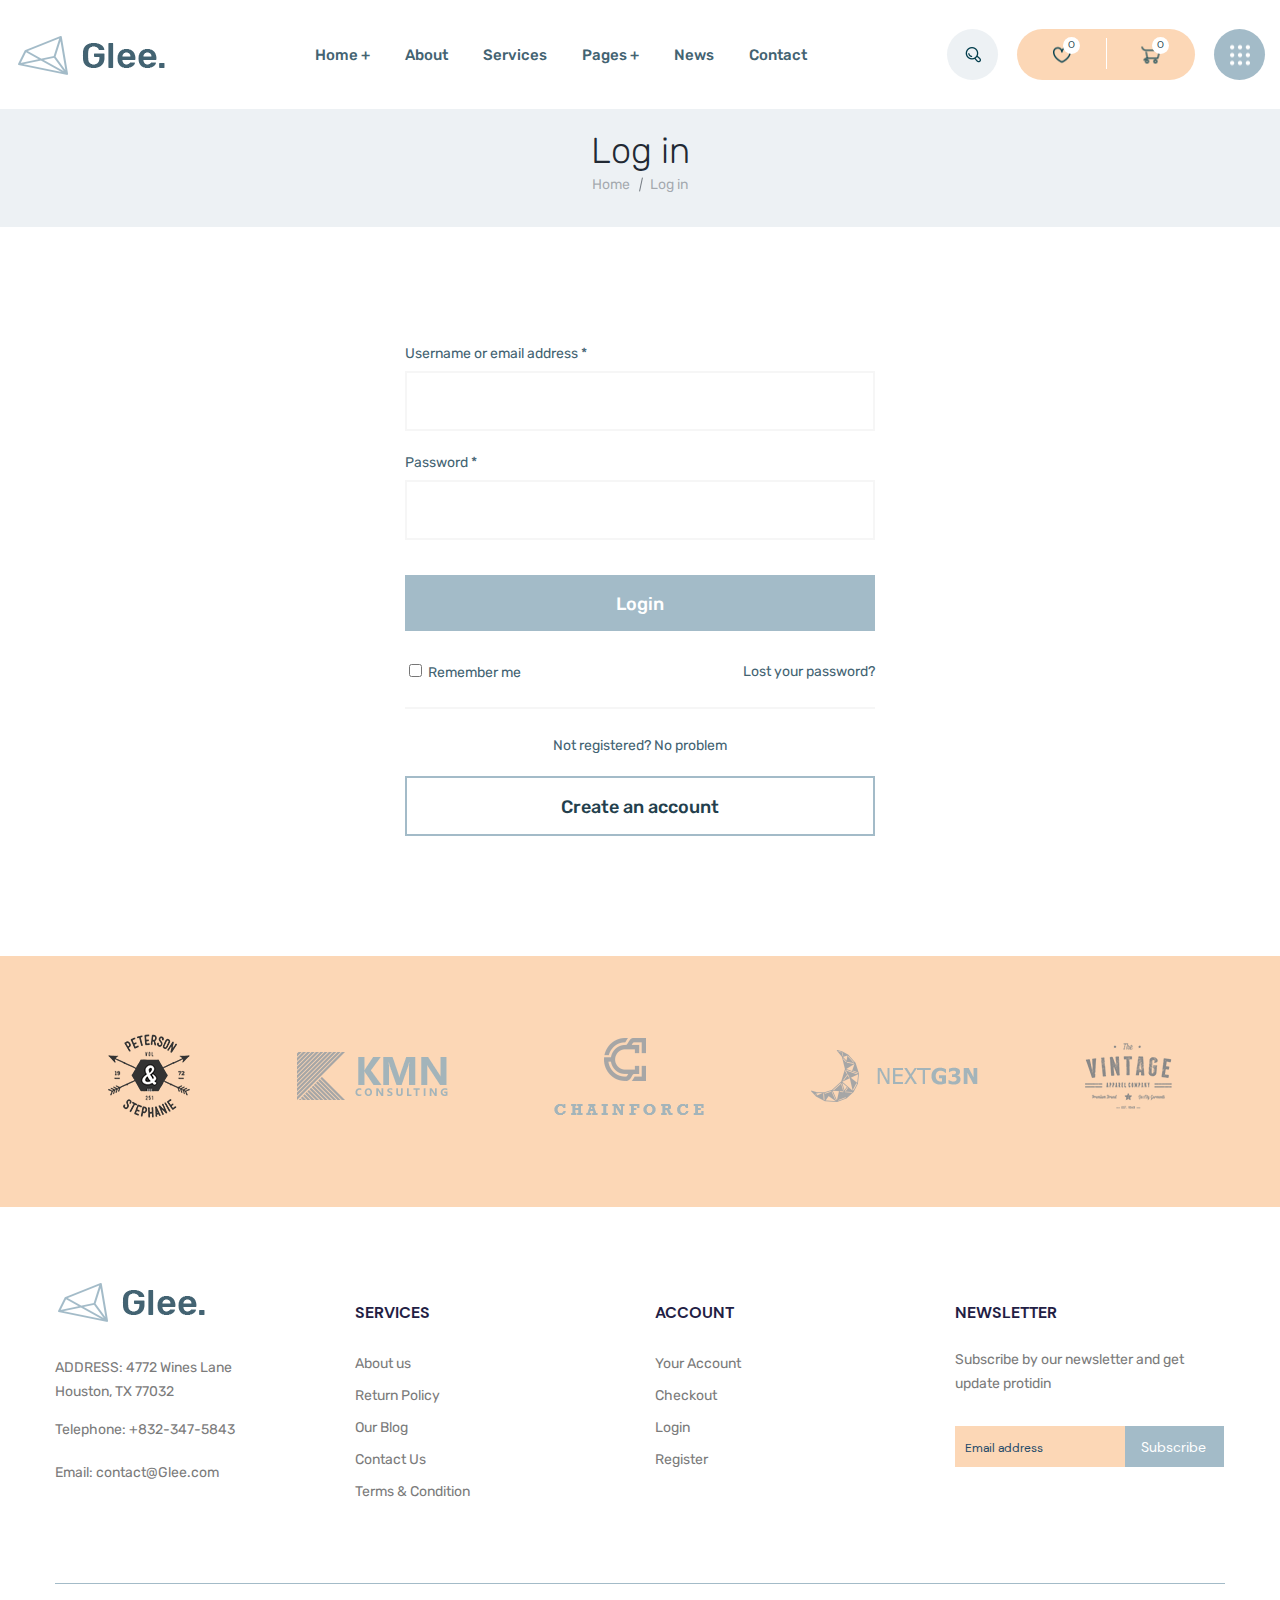
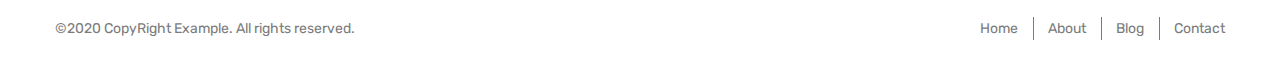
<file: log in.html>
<!DOCTYPE html>
<html lang="en">

<head>
  <meta charset="UTF-8">
  <meta http-equiv="X-UA-Compatible" content="IE=edge">
  <meta name="viewport" content="width=device-width, initial-scale=1.0">
  <title>Glee</title>
  <link rel="stylesheet" href="css/log in.min.css">
</head>

<body>

 <header class="header">
  <div class="container-max">
    <div class="header__top">
      <a class="logo" href="#">
        <img class="logo__img" src="images/logo1.svg" alt="logo">
        
      </a>
      <nav class="menu header__menu">
        <button class="menu__burger">
        <span></span>
        </button>
        <ul class="menu__list">
          <li class="menu__list-item">
            <a class="menu__list-link" href="#">Home +</a>
          </li>
          <li class="menu__list-item">
            <a class="menu__list-link" href="#">About</a>
          </li>
          <li class="menu__list-item">
            <a class="menu__list-link" href="#">Services</a>
          </li>
          <li class="menu__list-item">
            <a class="menu__list-link" href="#">Pages +</a>
          </li>
          <li class="menu__list-item">
            <a class="menu__list-link" href="#">News</a>
          </li>
          <li class="menu__list-item">
            <a class="menu__list-link" href="#">Contact</a>
          </li>
        </ul>
      </nav>
      <div class="user-nav">
        <a class="user-nav__link user-nav__link--search" href="#">
          <img class="user-nav__img" src="images/icon/icon.png" alt="search icon">
        </a>
        <div class="user-nav__link-box">
          <a class="user-nav__link" href="#">
            <img class="user-nav__img" src="images/icon/heart.png" alt="heart icon">
            <span class="user-nav__span">0</span>
          </a>
          <a class="user-nav__link" href="#">
            <img class="user-nav__img" src="images/icon/cart.png" alt="cart icon">
            <span class="user-nav__span">0</span>
          </a>
        </div>
        <a class="user-nav__link user-nav__link--dial" href="#">
          <img class="user-nav__img" src="images/icon/dial.png" alt="dial icon">
        </a>
      </div>
    </div>
  </div>
</header>


  <main class="main">

   <section class="top">
      <div class="top-container">
        <h2 class="top__title">
          Log in
        </h2>
        <div class="breadcrambs">
          <ul class="breadcrambs__list">
            <li class="breadcrambs__item">
              <a class="breadcrambs__link" href="#">
              Home
            </a>
            </li>
            <li class="breadcrambs__item">
              <a class="breadcrambs__link" href="#">
                Log in
            </a>
            </li>
          </ul>
        </div>
      </div>
    </section>


  <section class="modal">
  <div class="container-min">
    <form class="modal__form" action="#">
      <label class="modal__label">
        Username or email address *
        <input class="modal__input" type="text" required>
      </label>
      <label class="modal__label">
        Password *
        <input class="modal__input" type="password" required>
      </label>
      <button class="modal__btn" type="submit">
        Login
      </button>
      <div class="modal__form-box">
         <label class="modal__label">
           <input type="checkbox">
           Remember me
         </label>
         <a class="modal__error" href="#">Lost your password?</a>
      </div>
      <p class="modal__text">
        Not registered? No problem
      </p>
      <button class="modal__btn modal__btn--different">
        Create an account
      </button>
    </form>
  </div>
</section>

   <div class="partners--page">
     
       <div class="container-min">
         <div class="partners--page__items">

            <div class="partners__item">
            <a class="partners__link" href="#">
             <img class="partners__img" src="images/partners/1.png" alt="partners image">
          </a>
            </div>
            <div class="partners__item">
            <a class="partners__link" href="#">
             <img class="partners__img" src="images/partners/2.png" alt="partners image">
          </a>
            </div>
            <div class="partners__item">
            <a class="partners__link" href="#">
             <img class="partners__img" src="images/partners/3.png" alt="partners image">
          </a>
            </div>
            <div class="partners__item">
            <a class="partners__link" href="#">
             <img class="partners__img" src="images/partners/4.png" alt="partners image">
          </a>
            </div>
            <div class="partners__item">
            <a class="partners__link" href="#">
             <img class="partners__img" src="images/partners/5.png" alt="partners image">
          </a>
            </div>


         </div>
       </div>
     </div>
   
  </main>

 <footer class="footer">
   <div class="container-min">
     <div class="footer-top">
       <div class="footer-top__item footer-top__contact ">
         <a class="logo footer__logo" href="#">
           <img class="logo__img" src="images/logo1.svg" alt="logo">
         </a>
         <a class="footer-top__address" href="#">
           ADDRESS: 4772 Wines Lane
           Houston, TX 77032
         </a>
         <a class="footer-top__phone" href="tel:+8323475843">Telephone: +832-347-5843</a>
         <a class="footer-top__email" href="mailto:contact@Glee.com">Email: contact@Glee.com</a>
       </div>
       <div class="footer-top__item footer-top__nav">
         <h4 class="footer-top__title">
           Services
         </h4>
         <ul class="footer-top__list">
           <li class="footer-top__list-item">
             <a class="footer-top__link" href="#">
               About us
             </a>
           </li>
           <li class="footer-top__list-item">
             <a class="footer-top__link" href="#">
               Return Policy
             </a>
           </li>
           <li class="footer-top__list-item">
             <a class="footer-top__link" href="#">
               Our Blog
             </a>
           </li>
           <li class="footer-top__list-item">
             <a class="footer-top__link" href="#">
               Contact Us
             </a>
           </li>
           <li class="footer-top__list-item">
             <a class="footer-top__link" href="#">
               Terms & Condition
             </a>
           </li>
         </ul>
       </div>
       <div class="footer-top__item footer-top__nav">
         <h4 class="footer-top__title">
           Account
         </h4>
         <ul class="footer-top__list">
           <li class="footer-top__list-item">
             <a class="footer-top__link" href="#">
               Your Account
             </a>
           </li>
           <li class="footer-top__list-item">
             <a class="footer-top__link" href="#">
               Checkout
             </a>
           </li>
           <li class="footer-top__list-item">
             <a class="footer-top__link" href="#">
               Login
             </a>
           </li>
           <li class="footer-top__list-item">
             <a class="footer-top__link" href="#">
               Register
             </a>
           </li>

         </ul>
       </div>
       <div class="footer-top__item footer-top__form">
         <h4 class="footer-top__form-title">newsletter</h4>
         <form class="footer-form" action="#">
           <p class="footer-form__text">
             Subscribe by our newsletter and get
             update protidin
           </p>
           <input class="footer-form__input" type="email" placeholder="Email address">
           <button class="footer-form__button" type="submit">
             Subscribe
           </button>
         </form>

       </div>
     </div>
     <div class="footer-bottom">
       <div class="footer-bottom__copy">
         ©2020 CopyRight Example. All rights reserved.
       </div>
       <div class="footer-bottom__nav">
         <ul class="footer-bottom__nav-list">
           <li class="footer-bottom__nav-item">
             <a class="footer-bottom__nav-ink" href="#">
               Home
             </a>
           </li>
           <li class="footer-bottom__nav-item">
             <a class="footer-bottom__nav-ink" href="#">
               About
             </a>
           </li>
           <li class="footer-bottom__nav-item">
             <a class="footer-bottom__nav-ink" href="#">
               Blog
             </a>
           </li>
           <li class="footer-bottom__nav-item">
             <a class="footer-bottom__nav-ink" href="#">
               Contact
             </a>
           </li>
         </ul>
       </div>
     </div>
   </div>
 </footer>


  <script src="js/main.min.js"></script>
</body>

</html>
</file>
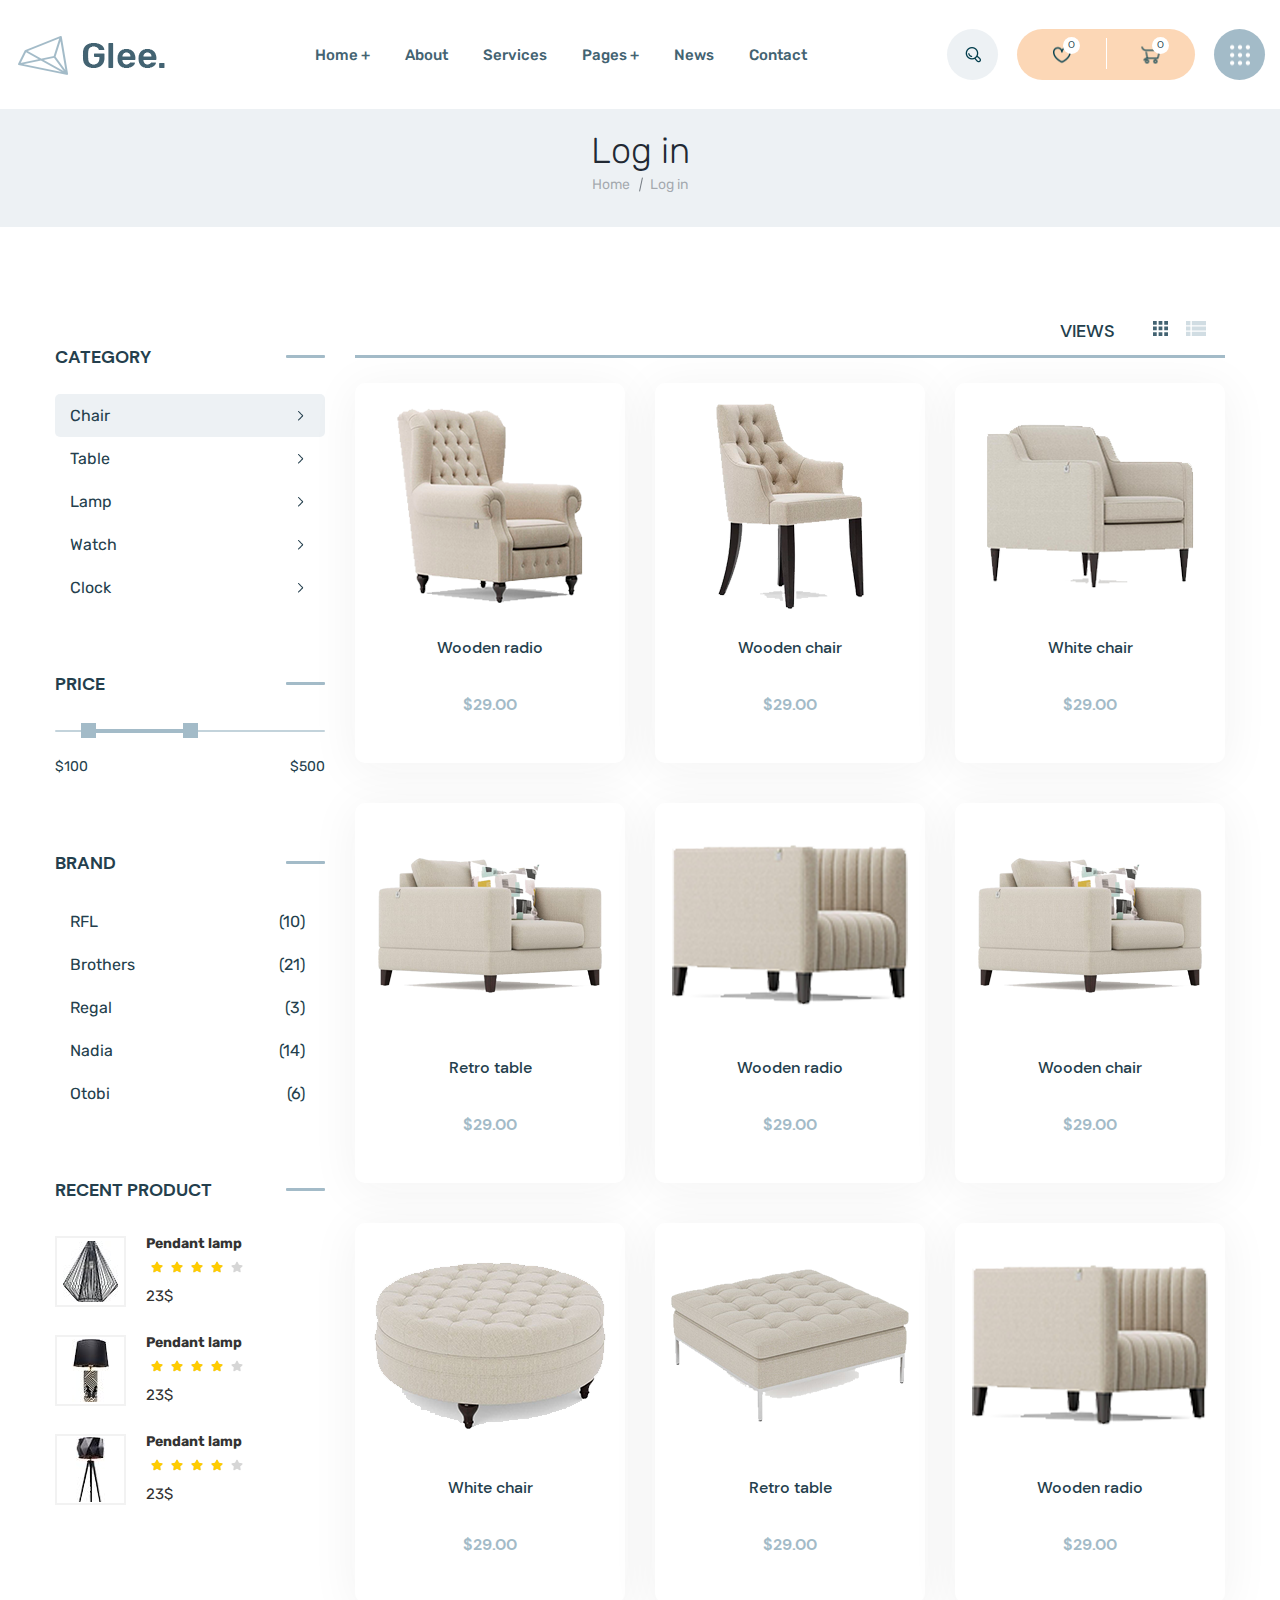
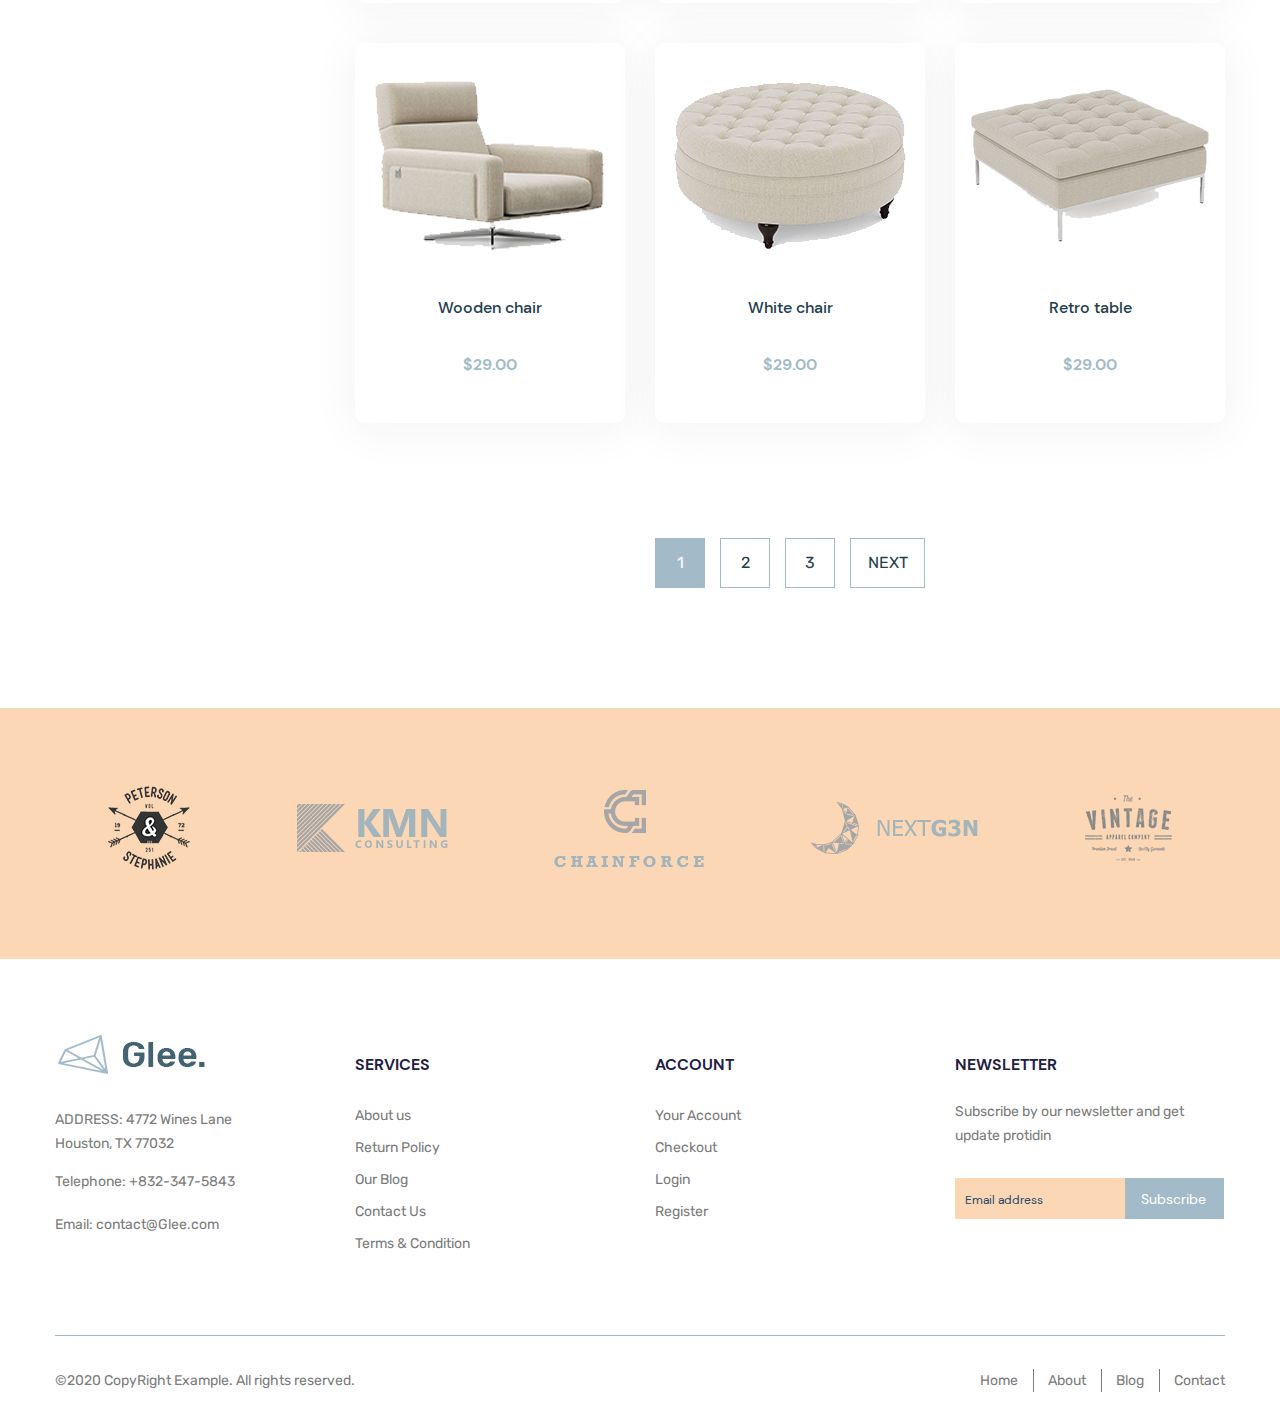
<file: prodlist.html>
<!DOCTYPE html>
<html lang="en">

<head>
  <meta charset="UTF-8">
  <meta http-equiv="X-UA-Compatible" content="IE=edge">
  <meta name="viewport" content="width=device-width, initial-scale=1.0">
  <title>Glee</title>
  <link rel="stylesheet" href="css/prodlist.min.css">
  <link rel="stylesheet" href="css/style.min.css">
</head>

<body>

  <header class="header">
  <div class="container-max">
    <div class="header__top">
      <a class="logo" href="#">
        <img class="logo__img" src="images/logo1.svg" alt="logo">
        
      </a>
      <nav class="menu header__menu">
        <button class="menu__burger">
        <span></span>
        </button>
        <ul class="menu__list">
          <li class="menu__list-item">
            <a class="menu__list-link" href="#">Home +</a>
          </li>
          <li class="menu__list-item">
            <a class="menu__list-link" href="#">About</a>
          </li>
          <li class="menu__list-item">
            <a class="menu__list-link" href="#">Services</a>
          </li>
          <li class="menu__list-item">
            <a class="menu__list-link" href="#">Pages +</a>
          </li>
          <li class="menu__list-item">
            <a class="menu__list-link" href="#">News</a>
          </li>
          <li class="menu__list-item">
            <a class="menu__list-link" href="#">Contact</a>
          </li>
        </ul>
      </nav>
      <div class="user-nav">
        <a class="user-nav__link user-nav__link--search" href="#">
          <img class="user-nav__img" src="images/icon/icon.png" alt="search icon">
        </a>
        <div class="user-nav__link-box">
          <a class="user-nav__link" href="#">
            <img class="user-nav__img" src="images/icon/heart.png" alt="heart icon">
            <span class="user-nav__span">0</span>
          </a>
          <a class="user-nav__link" href="#">
            <img class="user-nav__img" src="images/icon/cart.png" alt="cart icon">
            <span class="user-nav__span">0</span>
          </a>
        </div>
        <a class="user-nav__link user-nav__link--dial" href="#">
          <img class="user-nav__img" src="images/icon/dial.png" alt="dial icon">
        </a>
      </div>
    </div>
  </div>
</header>


  <main class="main">

    <section class="top">
      <div class="top-container">
        <h2 class="top__title">
          Log in
        </h2>
        <div class="breadcrambs">
          <ul class="breadcrambs__list">
            <li class="breadcrambs__item">
              <a class="breadcrambs__link" href="#">
              Home
            </a>
            </li>
            <li class="breadcrambs__item">
              <a class="breadcrambs__link" href="#">
                Log in
            </a>
            </li>
          </ul>
        </div>
      </div>
    </section>


    <section class="prodlist">
      <div class="container-min">
        <div class="prodlist__inner">

     
          <div class="prodlist__filters">
            <div class="filter__item filter-category">
              <h4 class="filter-category__title filter__title">
                  CATEGORY
              </h4>
              <form class="filter-category__form" action="#">
                
                  <label class="filter-category__label">
                    <input class="filter-category__input" type="checkbox" checked>
                    <div class="filter-category__checkbox">
                      <span>Chair</span>

                    </div>
                  </label>
                  <label class="filter-category__label">
                    <input class="filter-category__input" type="checkbox">
                    <div class="filter-category__checkbox">
                      <span>Table</span>

                    </div>
                  </label>
                  <label class="filter-category__label">
                    <input class="filter-category__input" type="checkbox">
                    <div class="filter-category__checkbox">
                      <span>Lamp</span>

                    </div>
                  </label>
                  <label class="filter-category__label">
                    <input class="filter-category__input" type="checkbox">
                    <div class="filter-category__checkbox">
                      <span>Watch</span>

                    </div>
                  </label>
                  <label class="filter-category__label">
                    <input class="filter-category__input" type="checkbox">
                    <div class="filter-category__checkbox">
                      <span>Clock</span>

                    </div>
                  </label>
              </form>
            </div>
            <div class="filter__item filter-price">
              <h4 class="filter-price__title filter__title">
                Price</h4>
              <form class="filter-price__form" action="#">
                <input class="filter-price__input" type="text" data-min="0" data-max="1000" data-from="100"
                  data-to="500">
                <label class="filter-price__label">
                  <span>$<span class="filter-price__from"></span></span>
                 <span>$<span class="filter-price__to"></span></span>
                    </label>
              </form>
            </div>
            <div class="filter__item filter-brands">
              <h4 class="filter-brands__title filter__title">
                brand</h4>
              <form class="filter-brands__form" action="#">
                <label class="filter-brands__label">
                  <input class="filter-brands__input" type="checkbox">
                  <div class="filter-brands__checkbox">
                    <span>RFL</span>
                    <span>(10)</span>
                  </div>
                </label>
                <label class="filter-brands__label">
                  <input class="filter-brands__input" type="checkbox">
                  <div class="filter-brands__checkbox">
                    <span>Brothers</span>
                    <span>(21)</span>
                  </div>
                </label>
                <label class="filter-brands__label">
                  <input class="filter-brands__input" type="checkbox">
                  <div class="filter-brands__checkbox">
                    <span>Regal</span>
                    <span>(3)</span>
                  </div>
                </label>
                <label class="filter-brands__label">
                  <input class="filter-brands__input" type="checkbox">
                  <div class="filter-brands__checkbox">
                    <span>Nadia</span>
                    <span>(14)</span>
                  </div>
                </label>
                <label class="filter-brands__label">
                  <input class="filter-brands__input" type="checkbox">
                  <div class="filter-brands__checkbox">
                    <span>Otobi</span>
                    <span>(6)</span>
                  </div>
                </label>
              </form>
            </div>
            <div class="filter__item filter-recent">
              <h4 class="filter-recent__title filter__title">
                recent product</h4>
                <div class="filter-recent__inner">
                  <div class="filter-recent__item">
                    <div class="filter-recent__img-border">
                       <img class="filter-recent__img" src="images/recent/1.jpg" alt="recent image">
                    </div>
                   <div class="filter-recent__content">
                      <h5 class="filter-recent__position">
                        Pendant lamp
                      </h5>
                      <div class="star-small" data-rateyo-rating="4"></div>
                      <div class="filter-recent__price">
                        23<span>$</span>
                      </div>
                   </div>
                  </div>
                  <div class="filter-recent__item">
                    <div class="filter-recent__img-border">
                      <img class="filter-recent__img" src="images/recent/2.jpg" alt="recent image">
                    </div>
                    <div class="filter-recent__content">
                      <h5 class="filter-recent__position">
                        Pendant lamp
                      </h5>
                      <div class="star-small" data-rateyo-rating="4"></div>
                      <div class="filter-recent__price">
                        23<span>$</span>
                      </div>
                    </div>
                  </div>
                  <div class="filter-recent__item">
                    <div class="filter-recent__img-border">
                      <img class="filter-recent__img" src="images/recent/3.jpg" alt="recent image">
                    </div>
                    <div class="filter-recent__content">
                      <h5 class="filter-recent__position">
                        Pendant lamp
                      </h5>
                      <div class="star-small" data-rateyo-rating="4"></div>
                      <div class="filter-recent__price">
                        23<span>$</span>
                      </div>
                    </div>
                  </div>

                </div>
            </div>
          </div>

        
          <div class="prodlist-content">

             <div class="prodlist-content__filter">
                <button class="prodlist-content__btn">
             <img class="prodlist-content__filter-img" src="images/icon/filter.svg" alt="filter icon"></button>

            <div class="prodlist-content__filter-buttons">
              <span> Views </span>
              <button class="prodlist-content__filter-btn prodlist-content__filter-btn--active button-grid">
                <svg xmlns="http://www.w3.org/2000/svg" xmlns:xlink="http://www.w3.org/1999/xlink" width="18px"
                  height="18px" viewBox="0 0 18 18">
                  <path fill-rule="evenodd" fill="rgba(163, 187, 200, .5)"
                    d="M1.9998779,5.749756 C1.9998779,5.749756 5.749878,5.749756 5.749878,5.749756 C5.749878,5.749756 5.749878,1.9998779 5.749878,1.9998779 C5.749878,1.9998779 1.9998779,1.9998779 1.9998779,1.9998779 C1.9998779,1.9998779 1.9998779,5.749756 1.9998779,5.749756 ZM7.624878,16.999878 C7.624878,16.999878 11.374878,16.999878 11.374878,16.999878 C11.374878,16.999878 11.374878,13.249756 11.374878,13.249756 C11.374878,13.249756 7.624878,13.249756 7.624878,13.249756 C7.624878,13.249756 7.624878,16.999878 7.624878,16.999878 ZM1.9998779,16.999878 C1.9998779,16.999878 5.749878,16.999878 5.749878,16.999878 C5.749878,16.999878 5.749878,13.249756 5.749878,13.249756 C5.749878,13.249756 1.9998779,13.249756 1.9998779,13.249756 C1.9998779,13.249756 1.9998779,16.999878 1.9998779,16.999878 ZM1.9998779,11.374939 C1.9998779,11.374939 5.749878,11.374939 5.749878,11.374939 C5.749878,11.374939 5.749878,7.624817 5.749878,7.624817 C5.749878,7.624817 1.9998779,7.624817 1.9998779,7.624817 C1.9998779,7.624817 1.9998779,11.374939 1.9998779,11.374939 ZM7.624878,11.374939 C7.624878,11.374939 11.374878,11.374939 11.374878,11.374939 C11.374878,11.374939 11.374878,7.624817 11.374878,7.624817 C11.374878,7.624817 7.624878,7.624817 7.624878,7.624817 C7.624878,7.624817 7.624878,11.374939 7.624878,11.374939 ZM13.249878,1.9998779 C13.249878,1.9998779 13.249878,5.749756 13.249878,5.749756 C13.249878,5.749756 16.999878,5.749756 16.999878,5.749756 C16.999878,5.749756 16.999878,1.9998779 16.999878,1.9998779 C16.999878,1.9998779 13.249878,1.9998779 13.249878,1.9998779 ZM7.624878,5.749756 C7.624878,5.749756 11.374878,5.749756 11.374878,5.749756 C11.374878,5.749756 11.374878,1.9998779 11.374878,1.9998779 C11.374878,1.9998779 7.624878,1.9998779 7.624878,1.9998779 C7.624878,1.9998779 7.624878,5.749756 7.624878,5.749756 ZM13.249878,11.374939 C13.249878,11.374939 16.999878,11.374939 16.999878,11.374939 C16.999878,11.374939 16.999878,7.624817 16.999878,7.624817 C16.999878,7.624817 13.249878,7.624817 13.249878,7.624817 C13.249878,7.624817 13.249878,11.374939 13.249878,11.374939 ZM13.249878,16.999878 C13.249878,16.999878 16.999878,16.999878 16.999878,16.999878 C16.999878,16.999878 16.999878,13.249756 16.999878,13.249756 C16.999878,13.249756 13.249878,13.249756 13.249878,13.249756 C13.249878,13.249756 13.249878,16.999878 13.249878,16.999878 Z" />
                </svg>
              </button>
              <button class="prodlist-content__filter-btn button-list">
                <svg xmlns="http://www.w3.org/2000/svg" xmlns:xlink="http://www.w3.org/1999/xlink" width="22px"
                  height="17px" viewBox="0 0 22 17">
                  <path fill-rule="evenodd" fill="rgba(163, 187, 200, .5)"
                    d="M1.0068359,1.0003052 C1.0068359,1.0003052 5.4294434,1.0003052 5.4294434,1.0003052 C5.4294434,1.0003052 5.4294434,5.172058 5.4294434,5.172058 C5.4294434,5.172058 1.0068359,5.172058 1.0068359,5.172058 C1.0068359,5.172058 1.0068359,1.0003052 1.0068359,1.0003052 ZM6.835022,1.0003052 C6.835022,1.0003052 20.993835,1.0003052 20.993835,1.0003052 C20.993835,1.0003052 20.993835,5.172058 20.993835,5.172058 C20.993835,5.172058 6.835022,5.172058 6.835022,5.172058 C6.835022,5.172058 6.835022,1.0003052 6.835022,1.0003052 ZM1.0068359,6.413513 C1.0068359,6.413513 5.4294434,6.413513 5.4294434,6.413513 C5.4294434,6.413513 5.4294434,10.585266 5.4294434,10.585266 C5.4294434,10.585266 1.0068359,10.585266 1.0068359,10.585266 C1.0068359,10.585266 1.0068359,6.413513 1.0068359,6.413513 ZM6.835022,6.413513 C6.835022,6.413513 20.993835,6.413513 20.993835,6.413513 C20.993835,6.413513 20.993835,10.585266 20.993835,10.585266 C20.993835,10.585266 6.835022,10.585266 6.835022,10.585266 C6.835022,10.585266 6.835022,6.413513 6.835022,6.413513 ZM1.0068359,11.82666 C1.0068359,11.82666 5.4294434,11.82666 5.4294434,11.82666 C5.4294434,11.82666 5.4294434,15.998413 5.4294434,15.998413 C5.4294434,15.998413 1.0068359,15.998413 1.0068359,15.998413 C1.0068359,15.998413 1.0068359,11.82666 1.0068359,11.82666 ZM6.835022,11.82666 C6.835022,11.82666 20.993835,11.82666 20.993835,11.82666 C20.993835,11.82666 20.993835,15.998413 20.993835,15.998413 C20.993835,15.998413 6.835022,15.998413 6.835022,15.998413 C6.835022,15.998413 6.835022,11.82666 6.835022,11.82666 Z" />
                </svg>
              </button>
            </div>
             </div>

            <div class="prodlist-content__inner">
               <div class="products__content-item prodlist-content__item">
             <img class="products__content-img" src="images/products/1.png" style="height: 198px;" alt="products image">
             <h6 class="products__content-title">
               Wooden radio
             </h6>
             <div class="products__content-price">
               $29.00
             </div>
             <div class="products__content-links">
               <a class="products__content-link" href="#">
                 <svg id="Группа_1" data-name="Группа 1" xmlns="http://www.w3.org/2000/svg"
                   xmlns:xlink="http://www.w3.org/1999/xlink" width="60" height="60" viewBox="0 0 60 60">
                   <defs>

                     <filter id="filter" x="-44" y="-44" width="148" height="148" filterUnits="userSpaceOnUse">
                       <feOffset result="offset" dy="6" in="SourceAlpha" />
                       <feGaussianBlur result="blur" stdDeviation="7.071" />
                       <feFlood result="flood" flood-color="#252525" flood-opacity="0.05" />
                       <feComposite result="composite" operator="in" in2="blur" />
                       <feBlend result="blend" in="SourceGraphic" />
                     </filter>
                   </defs>
                   <circle id="BG" fill="#fff" cx="29.5" cy="23.5" r="22.5" filter="url(#filter)" />
                   <path id="Forma_1" data-name="Forma 1" fill="#a3bbc8"
                     d="M759.45,1579.8l-4.588-4.59a8.827,8.827,0,0,1-2.651,2.65l4.588,4.59A1.874,1.874,0,0,0,759.45,1579.8Zm-4.45-9.3a7.5,7.5,0,1,0-7.5,7.5A7.5,7.5,0,0,0,755,1570.5Zm-7.5,5.62a5.625,5.625,0,1,1,5.625-5.62A5.628,5.628,0,0,1,747.5,1576.12Zm-4.375-5.62h1.25a3.135,3.135,0,0,1,3.125-3.13v-1.25A4.386,4.386,0,0,0,743.125,1570.5Z"
                     transform="translate(-720 -1549)" />
                 </svg>
               </a>
               <a class="products__content-link" href="#">
                 <svg id="Группа_2" data-name="Группа 2" xmlns="http://www.w3.org/2000/svg"
                   xmlns:xlink="http://www.w3.org/1999/xlink" width="60" height="60" viewBox="0 0 60 60">
                   <defs>

                     <filter id="filter" x="-44" y="-44" width="148" height="148" filterUnits="userSpaceOnUse">
                       <feOffset result="offset" dy="6" in="SourceAlpha" />
                       <feGaussianBlur result="blur" stdDeviation="7.071" />
                       <feFlood result="flood" flood-color="#252525" flood-opacity="0.05" />
                       <feComposite result="composite" operator="in" in2="blur" />
                       <feBlend result="blend" in="SourceGraphic" />
                     </filter>
                   </defs>
                   <circle id="BG" fill="#fff" cx="29.5" cy="23.5" r="22.5" filter="url(#filter)" />
                   <path id="Forma_1" data-name="Forma 1" fill="#a3bbc8" fill-rule="evenodd"
                     d="M800.814,1564.63h2.333l3.323,12.04a0.812,0.812,0,0,0,.787.59h10.214a0.821,0.821,0,0,0,.746-0.48l3.717-8.56a0.836,0.836,0,0,0-.068-0.78,0.813,0.813,0,0,0-.678-0.37H809.9a0.82,0.82,0,0,0,0,1.64H819.94l-3.011,6.92h-9.062l-3.323-12.03a0.808,0.808,0,0,0-.787-0.6h-2.943A0.815,0.815,0,0,0,800.814,1564.63Zm5.67,18.37a1.85,1.85,0,1,0-1.845-1.85A1.85,1.85,0,0,0,806.484,1583Zm11.53,0h0.135A1.907,1.907,0,1,0,818.014,1583Z"
                     transform="translate(-781 -1549)" />
                 </svg>

               </a>
               <a class="products__content-link" href="#">
                 <svg id="Группа_3" data-name="Группа 3" xmlns="http://www.w3.org/2000/svg"
                   xmlns:xlink="http://www.w3.org/1999/xlink" width="60" height="60" viewBox="0 0 60 60">
                   <defs>

                     <filter id="filter" x="-44" y="-44" width="148" height="148" filterUnits="userSpaceOnUse">
                       <feOffset result="offset" dy="6" in="SourceAlpha" />
                       <feGaussianBlur result="blur" stdDeviation="7.071" />
                       <feFlood result="flood" flood-color="#252525" flood-opacity="0.05" />
                       <feComposite result="composite" operator="in" in2="blur" />
                       <feBlend result="blend" in="SourceGraphic" />
                     </filter>
                   </defs>
                   <circle id="BG" fill="#fff" cx="29.5" cy="23.5" r="22.5" filter="url(#filter)" />
                   <path id="Forma_1" data-name="Forma 1" fill="#a3bbc8"
                     d="M882.99,1569.82a6.208,6.208,0,0,0-1.849-4.1A5.871,5.871,0,0,0,877,1564c-2.311,0-3.948,1.78-4.827,2.74a2.156,2.156,0,0,1-.156.17l-0.083-.09c-0.8-.92-2.476-2.82-4.938-2.82a5.873,5.873,0,0,0-4.139,1.72,6.208,6.208,0,0,0-1.849,4.1,6.845,6.845,0,0,0,1.271,4.34,29.307,29.307,0,0,0,4.763,4.75c1.705,1.41,3.95,3.09,4.965,3.09,1.032,0,3.269-1.68,4.965-3.09a29.234,29.234,0,0,0,4.746-4.75A6.935,6.935,0,0,0,882.99,1569.82Zm-2.376,3.61a27,27,0,0,1-4.431,4.42c-2.406,2-3.831,2.79-4.172,2.82-0.342-.03-1.77-0.83-4.188-2.84a26.78,26.78,0,0,1-4.437-4.4,5.6,5.6,0,0,1-1.054-3.54,4.807,4.807,0,0,1,4.666-4.57c1.863,0,3.216,1.54,3.943,2.37a1.52,1.52,0,0,0,1.059.76,1.731,1.731,0,0,0,1.151-.81c0.794-.87,2.122-2.32,3.851-2.32a4.807,4.807,0,0,1,4.666,4.57A5.528,5.528,0,0,1,880.614,1573.43Z"
                     transform="translate(-842 -1549)" />
                 </svg>

               </a>

             </div>
             <div class="products__content-wrapper">
              <div class="filter-recent__item">
                <div class="filter-recent__img-border">
                  <img class="filter-recent__img" src="images/products/1.png" alt="recent image">
                </div>
                <div class="filter-recent__content">
                  <h5 class="filter-recent__position">
                    Wooden radio
                  </h5>
                  <div class="star" data-rateyo-rating="4"></div>
                  <div class="filter-recent__price">
                    23$
                  </div>
                  <p class="products__wrapper-text">
                     consectetur adipisicing elit, sed do eiusmod tempor incididunt ut labore et dolore magna aliqua. Ut enim
                    ad minim veniam, quis nostrud exercitation
                  </p>
                  <div class="products__wrapper-btn">
                    <a class="products__wrapper-link products__wrapper-link--active" href="#">
                     <svg xmlns="http://www.w3.org/2000/svg" width="22" height="20" viewBox="0 0 22 20">
                       <defs>
                         <style>
                           .cls-1 {
                             fill: #fff;
                             fill-rule: evenodd;
                           }
                         </style>
                       </defs>
                       <path id="Forma_1" data-name="Forma 1" class="cls-1"
                         d="M1119.81,1325.63h2.34l3.32,12.04a0.816,0.816,0,0,0,.79.59h10.21a0.827,0.827,0,0,0,.75-0.48l3.71-8.56a0.829,0.829,0,0,0-.06-0.78,0.819,0.819,0,0,0-.68-0.37H1128.9a0.82,0.82,0,0,0,0,1.64h10.04l-3.01,6.92h-9.06l-3.33-12.03a0.8,0.8,0,0,0-.78-0.6h-2.95A0.815,0.815,0,0,0,1119.81,1325.63Zm5.67,18.37a1.85,1.85,0,1,0-1.84-1.85A1.852,1.852,0,0,0,1125.48,1344Zm11.53,0h0.14a1.867,1.867,0,0,0,1.71-1.99A1.845,1.845,0,1,0,1137.01,1344Z"
                         transform="translate(-1119 -1324)" />
                     </svg>
                    </a>
                    <a class="products__wrapper-link" href="#">
                      <svg xmlns="http://www.w3.org/2000/svg" width="22" height="18" viewBox="0 0 22 18">
                        <defs>
                          <style>
                            .cls-1 {
                              fill: #a3bbc8;
                              fill-rule: evenodd;
                            }
                          </style>
                        </defs>
                        <path id="Forma_1" data-name="Forma 1" class="cls-1"
                          d="M1201.99,1330.82a6.19,6.19,0,0,0-1.85-4.1A5.853,5.853,0,0,0,1196,1325c-2.31,0-3.95,1.78-4.82,2.74-0.06.06-.11,0.12-0.16,0.17a0.647,0.647,0,0,1-.08-0.09c-0.81-.92-2.48-2.82-4.94-2.82a5.853,5.853,0,0,0-4.14,1.72,6.19,6.19,0,0,0-1.85,4.1,6.862,6.862,0,0,0,1.27,4.34,29.2,29.2,0,0,0,4.76,4.75c1.71,1.41,3.95,3.09,4.97,3.09s3.27-1.68,4.96-3.09a29.112,29.112,0,0,0,4.75-4.75A6.88,6.88,0,0,0,1201.99,1330.82Zm-2.38,3.61a26.861,26.861,0,0,1-4.43,4.42c-2.4,2-3.83,2.79-4.17,2.82-0.34-.03-1.77-0.83-4.19-2.84a26.509,26.509,0,0,1-4.43-4.4,5.614,5.614,0,0,1-1.06-3.54,4.812,4.812,0,0,1,4.67-4.57c1.86,0,3.21,1.54,3.94,2.37a1.518,1.518,0,0,0,1.06.76,1.729,1.729,0,0,0,1.15-.81c0.79-.87,2.12-2.32,3.85-2.32a4.812,4.812,0,0,1,4.67,4.57A5.553,5.553,0,0,1,1199.61,1334.43Z"
                          transform="translate(-1180 -1325)" />
                      </svg>
                    </a>
                    
                  </div>
                    </div>
                 
                    </div>


              
             </div>
           </div>
           <div class="products__content-item prodlist-content__item">
             <img class="products__content-img" src="images/products/2.png" alt="products image" style="height: 206px;">
             <h6 class="products__content-title">
               Wooden chair
             </h6>
             <div class="products__content-price">
               $29.00
             </div>
             <div class="products__content-links">
               <a class="products__content-link" href="#">
                 <svg id="Группа_1" data-name="Группа 1" xmlns="http://www.w3.org/2000/svg"
                   xmlns:xlink="http://www.w3.org/1999/xlink" width="60" height="60" viewBox="0 0 60 60">
                   <defs>

                     <filter id="filter" x="-44" y="-44" width="148" height="148" filterUnits="userSpaceOnUse">
                       <feOffset result="offset" dy="6" in="SourceAlpha" />
                       <feGaussianBlur result="blur" stdDeviation="7.071" />
                       <feFlood result="flood" flood-color="#252525" flood-opacity="0.05" />
                       <feComposite result="composite" operator="in" in2="blur" />
                       <feBlend result="blend" in="SourceGraphic" />
                     </filter>
                   </defs>
                   <circle id="BG" fill="#fff" cx="29.5" cy="23.5" r="22.5" filter="url(#filter)" />
                   <path id="Forma_1" data-name="Forma 1" fill="#a3bbc8"
                     d="M759.45,1579.8l-4.588-4.59a8.827,8.827,0,0,1-2.651,2.65l4.588,4.59A1.874,1.874,0,0,0,759.45,1579.8Zm-4.45-9.3a7.5,7.5,0,1,0-7.5,7.5A7.5,7.5,0,0,0,755,1570.5Zm-7.5,5.62a5.625,5.625,0,1,1,5.625-5.62A5.628,5.628,0,0,1,747.5,1576.12Zm-4.375-5.62h1.25a3.135,3.135,0,0,1,3.125-3.13v-1.25A4.386,4.386,0,0,0,743.125,1570.5Z"
                     transform="translate(-720 -1549)" />
                 </svg>
               </a>
               <a class="products__content-link" href="#">
                 <svg id="Группа_2" data-name="Группа 2" xmlns="http://www.w3.org/2000/svg"
                   xmlns:xlink="http://www.w3.org/1999/xlink" width="60" height="60" viewBox="0 0 60 60">
                   <defs>

                     <filter id="filter" x="-44" y="-44" width="148" height="148" filterUnits="userSpaceOnUse">
                       <feOffset result="offset" dy="6" in="SourceAlpha" />
                       <feGaussianBlur result="blur" stdDeviation="7.071" />
                       <feFlood result="flood" flood-color="#252525" flood-opacity="0.05" />
                       <feComposite result="composite" operator="in" in2="blur" />
                       <feBlend result="blend" in="SourceGraphic" />
                     </filter>
                   </defs>
                   <circle id="BG" fill="#fff" cx="29.5" cy="23.5" r="22.5" filter="url(#filter)" />
                   <path id="Forma_1" data-name="Forma 1" fill="#a3bbc8"
                     d="M800.814,1564.63h2.333l3.323,12.04a0.812,0.812,0,0,0,.787.59h10.214a0.821,0.821,0,0,0,.746-0.48l3.717-8.56a0.836,0.836,0,0,0-.068-0.78,0.813,0.813,0,0,0-.678-0.37H809.9a0.82,0.82,0,0,0,0,1.64H819.94l-3.011,6.92h-9.062l-3.323-12.03a0.808,0.808,0,0,0-.787-0.6h-2.943A0.815,0.815,0,0,0,800.814,1564.63Zm5.67,18.37a1.85,1.85,0,1,0-1.845-1.85A1.85,1.85,0,0,0,806.484,1583Zm11.53,0h0.135A1.907,1.907,0,1,0,818.014,1583Z"
                     transform="translate(-781 -1549)" />
                 </svg>

               </a>
               <a class="products__content-link" href="#">
                 <svg id="Группа_3" data-name="Группа 3" xmlns="http://www.w3.org/2000/svg"
                   xmlns:xlink="http://www.w3.org/1999/xlink" width="60" height="60" viewBox="0 0 60 60">
                   <defs>

                     <filter id="filter" x="-44" y="-44" width="148" height="148" filterUnits="userSpaceOnUse">
                       <feOffset result="offset" dy="6" in="SourceAlpha" />
                       <feGaussianBlur result="blur" stdDeviation="7.071" />
                       <feFlood result="flood" flood-color="#252525" flood-opacity="0.05" />
                       <feComposite result="composite" operator="in" in2="blur" />
                       <feBlend result="blend" in="SourceGraphic" />
                     </filter>
                   </defs>
                   <circle id="BG" fill="#fff" cx="29.5" cy="23.5" r="22.5" filter="url(#filter)" />
                   <path id="Forma_1" data-name="Forma 1" fill="#a3bbc8"
                     d="M882.99,1569.82a6.208,6.208,0,0,0-1.849-4.1A5.871,5.871,0,0,0,877,1564c-2.311,0-3.948,1.78-4.827,2.74a2.156,2.156,0,0,1-.156.17l-0.083-.09c-0.8-.92-2.476-2.82-4.938-2.82a5.873,5.873,0,0,0-4.139,1.72,6.208,6.208,0,0,0-1.849,4.1,6.845,6.845,0,0,0,1.271,4.34,29.307,29.307,0,0,0,4.763,4.75c1.705,1.41,3.95,3.09,4.965,3.09,1.032,0,3.269-1.68,4.965-3.09a29.234,29.234,0,0,0,4.746-4.75A6.935,6.935,0,0,0,882.99,1569.82Zm-2.376,3.61a27,27,0,0,1-4.431,4.42c-2.406,2-3.831,2.79-4.172,2.82-0.342-.03-1.77-0.83-4.188-2.84a26.78,26.78,0,0,1-4.437-4.4,5.6,5.6,0,0,1-1.054-3.54,4.807,4.807,0,0,1,4.666-4.57c1.863,0,3.216,1.54,3.943,2.37a1.52,1.52,0,0,0,1.059.76,1.731,1.731,0,0,0,1.151-.81c0.794-.87,2.122-2.32,3.851-2.32a4.807,4.807,0,0,1,4.666,4.57A5.528,5.528,0,0,1,880.614,1573.43Z"
                     transform="translate(-842 -1549)" />
                 </svg>

               </a>

             </div>
             <div class="products__content-wrapper">
               <div class="filter-recent__item">
                 <div class="filter-recent__img-border">
                   <img class="filter-recent__img" src="images/products/2.png" alt="recent image">
                 </div>
                 <div class="filter-recent__content">
                   <h5 class="filter-recent__position">
                     Wooden chair
                   </h5>
                   <div class="star" data-rateyo-rating="4"></div>
                   <div class="filter-recent__price">
                     23$
                   </div>
                   <p class="products__wrapper-text">
                     consectetur adipisicing elit, sed do eiusmod tempor incididunt ut labore et dolore magna aliqua. Ut
                     enim
                     ad minim veniam, quis nostrud exercitation
                   </p>
                   <div class="products__wrapper-btn">
                     <a class="products__wrapper-link products__wrapper-link--active" href="#">
                       <svg xmlns="http://www.w3.org/2000/svg" width="22" height="20" viewBox="0 0 22 20">
                         <defs>
                           <style>
                             .cls-1 {
                               fill: #fff;
                               fill-rule: evenodd;
                             }
                           </style>
                         </defs>
                         <path id="Forma_1" data-name="Forma 1" class="cls-1"
                           d="M1119.81,1325.63h2.34l3.32,12.04a0.816,0.816,0,0,0,.79.59h10.21a0.827,0.827,0,0,0,.75-0.48l3.71-8.56a0.829,0.829,0,0,0-.06-0.78,0.819,0.819,0,0,0-.68-0.37H1128.9a0.82,0.82,0,0,0,0,1.64h10.04l-3.01,6.92h-9.06l-3.33-12.03a0.8,0.8,0,0,0-.78-0.6h-2.95A0.815,0.815,0,0,0,1119.81,1325.63Zm5.67,18.37a1.85,1.85,0,1,0-1.84-1.85A1.852,1.852,0,0,0,1125.48,1344Zm11.53,0h0.14a1.867,1.867,0,0,0,1.71-1.99A1.845,1.845,0,1,0,1137.01,1344Z"
                           transform="translate(-1119 -1324)" />
                       </svg>
                     </a>
                     <a class="products__wrapper-link" href="#">
                       <svg xmlns="http://www.w3.org/2000/svg" width="22" height="18" viewBox="0 0 22 18">
                         <defs>
                           <style>
                             .cls-1 {
                               fill: #a3bbc8;
                               fill-rule: evenodd;
                             }
                           </style>
                         </defs>
                         <path id="Forma_1" data-name="Forma 1" class="cls-1"
                           d="M1201.99,1330.82a6.19,6.19,0,0,0-1.85-4.1A5.853,5.853,0,0,0,1196,1325c-2.31,0-3.95,1.78-4.82,2.74-0.06.06-.11,0.12-0.16,0.17a0.647,0.647,0,0,1-.08-0.09c-0.81-.92-2.48-2.82-4.94-2.82a5.853,5.853,0,0,0-4.14,1.72,6.19,6.19,0,0,0-1.85,4.1,6.862,6.862,0,0,0,1.27,4.34,29.2,29.2,0,0,0,4.76,4.75c1.71,1.41,3.95,3.09,4.97,3.09s3.27-1.68,4.96-3.09a29.112,29.112,0,0,0,4.75-4.75A6.88,6.88,0,0,0,1201.99,1330.82Zm-2.38,3.61a26.861,26.861,0,0,1-4.43,4.42c-2.4,2-3.83,2.79-4.17,2.82-0.34-.03-1.77-0.83-4.19-2.84a26.509,26.509,0,0,1-4.43-4.4,5.614,5.614,0,0,1-1.06-3.54,4.812,4.812,0,0,1,4.67-4.57c1.86,0,3.21,1.54,3.94,2.37a1.518,1.518,0,0,0,1.06.76,1.729,1.729,0,0,0,1.15-.81c0.79-.87,2.12-2.32,3.85-2.32a4.812,4.812,0,0,1,4.67,4.57A5.553,5.553,0,0,1,1199.61,1334.43Z"
                           transform="translate(-1180 -1325)" />
                       </svg>
                     </a>

                   </div>
                 </div>

               </div>



             </div>
           </div>

           <div class="products__content-item prodlist-content__item">
             <img class="products__content-img" src="images/products/3.png" alt="products image">
             <h6 class="products__content-title">
               White chair
             </h6>
             <div class="products__content-price">
               $29.00
             </div>
             <div class="products__content-links">
               <a class="products__content-link" href="#">
                 <svg id="Группа_1" data-name="Группа 1" xmlns="http://www.w3.org/2000/svg"
                   xmlns:xlink="http://www.w3.org/1999/xlink" width="60" height="60" viewBox="0 0 60 60">
                   <defs>

                     <filter id="filter" x="-44" y="-44" width="148" height="148" filterUnits="userSpaceOnUse">
                       <feOffset result="offset" dy="6" in="SourceAlpha" />
                       <feGaussianBlur result="blur" stdDeviation="7.071" />
                       <feFlood result="flood" flood-color="#252525" flood-opacity="0.05" />
                       <feComposite result="composite" operator="in" in2="blur" />
                       <feBlend result="blend" in="SourceGraphic" />
                     </filter>
                   </defs>
                   <circle id="BG" fill="#fff" cx="29.5" cy="23.5" r="22.5" filter="url(#filter)" />
                   <path id="Forma_1" data-name="Forma 1" fill="#a3bbc8"
                     d="M759.45,1579.8l-4.588-4.59a8.827,8.827,0,0,1-2.651,2.65l4.588,4.59A1.874,1.874,0,0,0,759.45,1579.8Zm-4.45-9.3a7.5,7.5,0,1,0-7.5,7.5A7.5,7.5,0,0,0,755,1570.5Zm-7.5,5.62a5.625,5.625,0,1,1,5.625-5.62A5.628,5.628,0,0,1,747.5,1576.12Zm-4.375-5.62h1.25a3.135,3.135,0,0,1,3.125-3.13v-1.25A4.386,4.386,0,0,0,743.125,1570.5Z"
                     transform="translate(-720 -1549)" />
                 </svg>
               </a>
               <a class="products__content-link" href="#">
                 <svg id="Группа_2" data-name="Группа 2" xmlns="http://www.w3.org/2000/svg"
                   xmlns:xlink="http://www.w3.org/1999/xlink" width="60" height="60" viewBox="0 0 60 60">
                   <defs>

                     <filter id="filter" x="-44" y="-44" width="148" height="148" filterUnits="userSpaceOnUse">
                       <feOffset result="offset" dy="6" in="SourceAlpha" />
                       <feGaussianBlur result="blur" stdDeviation="7.071" />
                       <feFlood result="flood" flood-color="#252525" flood-opacity="0.05" />
                       <feComposite result="composite" operator="in" in2="blur" />
                       <feBlend result="blend" in="SourceGraphic" />
                     </filter>
                   </defs>
                   <circle id="BG" fill="#fff" cx="29.5" cy="23.5" r="22.5" filter="url(#filter)" />
                   <path id="Forma_1" data-name="Forma 1" fill="#a3bbc8"
                     d="M800.814,1564.63h2.333l3.323,12.04a0.812,0.812,0,0,0,.787.59h10.214a0.821,0.821,0,0,0,.746-0.48l3.717-8.56a0.836,0.836,0,0,0-.068-0.78,0.813,0.813,0,0,0-.678-0.37H809.9a0.82,0.82,0,0,0,0,1.64H819.94l-3.011,6.92h-9.062l-3.323-12.03a0.808,0.808,0,0,0-.787-0.6h-2.943A0.815,0.815,0,0,0,800.814,1564.63Zm5.67,18.37a1.85,1.85,0,1,0-1.845-1.85A1.85,1.85,0,0,0,806.484,1583Zm11.53,0h0.135A1.907,1.907,0,1,0,818.014,1583Z"
                     transform="translate(-781 -1549)" />
                 </svg>

               </a>
               <a class="products__content-link" href="#">
                 <svg id="Группа_3" data-name="Группа 3" xmlns="http://www.w3.org/2000/svg"
                   xmlns:xlink="http://www.w3.org/1999/xlink" width="60" height="60" viewBox="0 0 60 60">
                   <defs>

                     <filter id="filter" x="-44" y="-44" width="148" height="148" filterUnits="userSpaceOnUse">
                       <feOffset result="offset" dy="6" in="SourceAlpha" />
                       <feGaussianBlur result="blur" stdDeviation="7.071" />
                       <feFlood result="flood" flood-color="#252525" flood-opacity="0.05" />
                       <feComposite result="composite" operator="in" in2="blur" />
                       <feBlend result="blend" in="SourceGraphic" />
                     </filter>
                   </defs>
                   <circle id="BG" fill="#fff" cx="29.5" cy="23.5" r="22.5" filter="url(#filter)" />
                   <path id="Forma_1" data-name="Forma 1" fill="#a3bbc8"
                     d="M882.99,1569.82a6.208,6.208,0,0,0-1.849-4.1A5.871,5.871,0,0,0,877,1564c-2.311,0-3.948,1.78-4.827,2.74a2.156,2.156,0,0,1-.156.17l-0.083-.09c-0.8-.92-2.476-2.82-4.938-2.82a5.873,5.873,0,0,0-4.139,1.72,6.208,6.208,0,0,0-1.849,4.1,6.845,6.845,0,0,0,1.271,4.34,29.307,29.307,0,0,0,4.763,4.75c1.705,1.41,3.95,3.09,4.965,3.09,1.032,0,3.269-1.68,4.965-3.09a29.234,29.234,0,0,0,4.746-4.75A6.935,6.935,0,0,0,882.99,1569.82Zm-2.376,3.61a27,27,0,0,1-4.431,4.42c-2.406,2-3.831,2.79-4.172,2.82-0.342-.03-1.77-0.83-4.188-2.84a26.78,26.78,0,0,1-4.437-4.4,5.6,5.6,0,0,1-1.054-3.54,4.807,4.807,0,0,1,4.666-4.57c1.863,0,3.216,1.54,3.943,2.37a1.52,1.52,0,0,0,1.059.76,1.731,1.731,0,0,0,1.151-.81c0.794-.87,2.122-2.32,3.851-2.32a4.807,4.807,0,0,1,4.666,4.57A5.528,5.528,0,0,1,880.614,1573.43Z"
                     transform="translate(-842 -1549)" />
                 </svg>

               </a>

             </div>
             <div class="products__content-wrapper">
               <div class="filter-recent__item">
                 <div class="filter-recent__img-border">
                   <img class="filter-recent__img" src="images/products/3.png" alt="recent image">
                 </div>
                 <div class="filter-recent__content">
                   <h5 class="filter-recent__position">
                     White chair
                   </h5>
                   <div class="star" data-rateyo-rating="4"></div>
                   <div class="filter-recent__price">
                     23$
                   </div>
                   <p class="products__wrapper-text">
                     consectetur adipisicing elit, sed do eiusmod tempor incididunt ut labore et dolore magna aliqua. Ut
                     enim
                     ad minim veniam, quis nostrud exercitation
                   </p>
                   <div class="products__wrapper-btn">
                     <a class="products__wrapper-link products__wrapper-link--active" href="#">
                       <svg xmlns="http://www.w3.org/2000/svg" width="22" height="20" viewBox="0 0 22 20">
                         <defs>
                           <style>
                             .cls-1 {
                               fill: #fff;
                               fill-rule: evenodd;
                             }
                           </style>
                         </defs>
                         <path id="Forma_1" data-name="Forma 1" class="cls-1"
                           d="M1119.81,1325.63h2.34l3.32,12.04a0.816,0.816,0,0,0,.79.59h10.21a0.827,0.827,0,0,0,.75-0.48l3.71-8.56a0.829,0.829,0,0,0-.06-0.78,0.819,0.819,0,0,0-.68-0.37H1128.9a0.82,0.82,0,0,0,0,1.64h10.04l-3.01,6.92h-9.06l-3.33-12.03a0.8,0.8,0,0,0-.78-0.6h-2.95A0.815,0.815,0,0,0,1119.81,1325.63Zm5.67,18.37a1.85,1.85,0,1,0-1.84-1.85A1.852,1.852,0,0,0,1125.48,1344Zm11.53,0h0.14a1.867,1.867,0,0,0,1.71-1.99A1.845,1.845,0,1,0,1137.01,1344Z"
                           transform="translate(-1119 -1324)" />
                       </svg>
                     </a>
                     <a class="products__wrapper-link" href="#">
                       <svg xmlns="http://www.w3.org/2000/svg" width="22" height="18" viewBox="0 0 22 18">
                         <defs>
                           <style>
                             .cls-1 {
                               fill: #a3bbc8;
                               fill-rule: evenodd;
                             }
                           </style>
                         </defs>
                         <path id="Forma_1" data-name="Forma 1" class="cls-1"
                           d="M1201.99,1330.82a6.19,6.19,0,0,0-1.85-4.1A5.853,5.853,0,0,0,1196,1325c-2.31,0-3.95,1.78-4.82,2.74-0.06.06-.11,0.12-0.16,0.17a0.647,0.647,0,0,1-.08-0.09c-0.81-.92-2.48-2.82-4.94-2.82a5.853,5.853,0,0,0-4.14,1.72,6.19,6.19,0,0,0-1.85,4.1,6.862,6.862,0,0,0,1.27,4.34,29.2,29.2,0,0,0,4.76,4.75c1.71,1.41,3.95,3.09,4.97,3.09s3.27-1.68,4.96-3.09a29.112,29.112,0,0,0,4.75-4.75A6.88,6.88,0,0,0,1201.99,1330.82Zm-2.38,3.61a26.861,26.861,0,0,1-4.43,4.42c-2.4,2-3.83,2.79-4.17,2.82-0.34-.03-1.77-0.83-4.19-2.84a26.509,26.509,0,0,1-4.43-4.4,5.614,5.614,0,0,1-1.06-3.54,4.812,4.812,0,0,1,4.67-4.57c1.86,0,3.21,1.54,3.94,2.37a1.518,1.518,0,0,0,1.06.76,1.729,1.729,0,0,0,1.15-.81c0.79-.87,2.12-2.32,3.85-2.32a4.812,4.812,0,0,1,4.67,4.57A5.553,5.553,0,0,1,1199.61,1334.43Z"
                           transform="translate(-1180 -1325)" />
                       </svg>
                     </a>

                   </div>
                 </div>

               </div>



             </div>
           </div>
           <div class="products__content-item prodlist-content__item">
             <img class="products__content-img" src="images/products/4.png" alt="products image">
             <h6 class="products__content-title">
               Retro table
             </h6>
             <div class="products__content-price">
               $29.00
             </div>
             <div class="products__content-links">
               <a class="products__content-link" href="#">
                 <svg id="Группа_1" data-name="Группа 1" xmlns="http://www.w3.org/2000/svg"
                   xmlns:xlink="http://www.w3.org/1999/xlink" width="60" height="60" viewBox="0 0 60 60">
                   <defs>

                     <filter id="filter" x="-44" y="-44" width="148" height="148" filterUnits="userSpaceOnUse">
                       <feOffset result="offset" dy="6" in="SourceAlpha" />
                       <feGaussianBlur result="blur" stdDeviation="7.071" />
                       <feFlood result="flood" flood-color="#252525" flood-opacity="0.05" />
                       <feComposite result="composite" operator="in" in2="blur" />
                       <feBlend result="blend" in="SourceGraphic" />
                     </filter>
                   </defs>
                   <circle id="BG" fill="#fff" cx="29.5" cy="23.5" r="22.5" filter="url(#filter)" />
                   <path id="Forma_1" data-name="Forma 1" fill="#a3bbc8"
                     d="M759.45,1579.8l-4.588-4.59a8.827,8.827,0,0,1-2.651,2.65l4.588,4.59A1.874,1.874,0,0,0,759.45,1579.8Zm-4.45-9.3a7.5,7.5,0,1,0-7.5,7.5A7.5,7.5,0,0,0,755,1570.5Zm-7.5,5.62a5.625,5.625,0,1,1,5.625-5.62A5.628,5.628,0,0,1,747.5,1576.12Zm-4.375-5.62h1.25a3.135,3.135,0,0,1,3.125-3.13v-1.25A4.386,4.386,0,0,0,743.125,1570.5Z"
                     transform="translate(-720 -1549)" />
                 </svg>
               </a>
               <a class="products__content-link" href="#">
                 <svg id="Группа_2" data-name="Группа 2" xmlns="http://www.w3.org/2000/svg"
                   xmlns:xlink="http://www.w3.org/1999/xlink" width="60" height="60" viewBox="0 0 60 60">
                   <defs>

                     <filter id="filter" x="-44" y="-44" width="148" height="148" filterUnits="userSpaceOnUse">
                       <feOffset result="offset" dy="6" in="SourceAlpha" />
                       <feGaussianBlur result="blur" stdDeviation="7.071" />
                       <feFlood result="flood" flood-color="#252525" flood-opacity="0.05" />
                       <feComposite result="composite" operator="in" in2="blur" />
                       <feBlend result="blend" in="SourceGraphic" />
                     </filter>
                   </defs>
                   <circle id="BG" fill="#fff" cx="29.5" cy="23.5" r="22.5" filter="url(#filter)" />
                   <path id="Forma_1" data-name="Forma 1" fill="#a3bbc8"
                     d="M800.814,1564.63h2.333l3.323,12.04a0.812,0.812,0,0,0,.787.59h10.214a0.821,0.821,0,0,0,.746-0.48l3.717-8.56a0.836,0.836,0,0,0-.068-0.78,0.813,0.813,0,0,0-.678-0.37H809.9a0.82,0.82,0,0,0,0,1.64H819.94l-3.011,6.92h-9.062l-3.323-12.03a0.808,0.808,0,0,0-.787-0.6h-2.943A0.815,0.815,0,0,0,800.814,1564.63Zm5.67,18.37a1.85,1.85,0,1,0-1.845-1.85A1.85,1.85,0,0,0,806.484,1583Zm11.53,0h0.135A1.907,1.907,0,1,0,818.014,1583Z"
                     transform="translate(-781 -1549)" />
                 </svg>

               </a>
               <a class="products__content-link" href="#">
                 <svg id="Группа_3" data-name="Группа 3" xmlns="http://www.w3.org/2000/svg"
                   xmlns:xlink="http://www.w3.org/1999/xlink" width="60" height="60" viewBox="0 0 60 60">
                   <defs>

                     <filter id="filter" x="-44" y="-44" width="148" height="148" filterUnits="userSpaceOnUse">
                       <feOffset result="offset" dy="6" in="SourceAlpha" />
                       <feGaussianBlur result="blur" stdDeviation="7.071" />
                       <feFlood result="flood" flood-color="#252525" flood-opacity="0.05" />
                       <feComposite result="composite" operator="in" in2="blur" />
                       <feBlend result="blend" in="SourceGraphic" />
                     </filter>
                   </defs>
                   <circle id="BG" fill="#fff" cx="29.5" cy="23.5" r="22.5" filter="url(#filter)" />
                   <path id="Forma_1" data-name="Forma 1" fill="#a3bbc8"
                     d="M882.99,1569.82a6.208,6.208,0,0,0-1.849-4.1A5.871,5.871,0,0,0,877,1564c-2.311,0-3.948,1.78-4.827,2.74a2.156,2.156,0,0,1-.156.17l-0.083-.09c-0.8-.92-2.476-2.82-4.938-2.82a5.873,5.873,0,0,0-4.139,1.72,6.208,6.208,0,0,0-1.849,4.1,6.845,6.845,0,0,0,1.271,4.34,29.307,29.307,0,0,0,4.763,4.75c1.705,1.41,3.95,3.09,4.965,3.09,1.032,0,3.269-1.68,4.965-3.09a29.234,29.234,0,0,0,4.746-4.75A6.935,6.935,0,0,0,882.99,1569.82Zm-2.376,3.61a27,27,0,0,1-4.431,4.42c-2.406,2-3.831,2.79-4.172,2.82-0.342-.03-1.77-0.83-4.188-2.84a26.78,26.78,0,0,1-4.437-4.4,5.6,5.6,0,0,1-1.054-3.54,4.807,4.807,0,0,1,4.666-4.57c1.863,0,3.216,1.54,3.943,2.37a1.52,1.52,0,0,0,1.059.76,1.731,1.731,0,0,0,1.151-.81c0.794-.87,2.122-2.32,3.851-2.32a4.807,4.807,0,0,1,4.666,4.57A5.528,5.528,0,0,1,880.614,1573.43Z"
                     transform="translate(-842 -1549)" />
                 </svg>

               </a>

             </div>
             <div class="products__content-wrapper">
               <div class="filter-recent__item">
                 <div class="filter-recent__img-border">
                   <img class="filter-recent__img" src="images/products/4.png" alt="recent image">
                 </div>
                 <div class="filter-recent__content">
                   <h5 class="filter-recent__position">
                     Retro table
                   </h5>
                   <div class="star" data-rateyo-rating="4"></div>
                   <div class="filter-recent__price">
                     23$
                   </div>
                   <p class="products__wrapper-text">
                     consectetur adipisicing elit, sed do eiusmod tempor incididunt ut labore et dolore magna aliqua. Ut
                     enim
                     ad minim veniam, quis nostrud exercitation
                   </p>
                   <div class="products__wrapper-btn">
                     <a class="products__wrapper-link products__wrapper-link--active" href="#">
                       <svg xmlns="http://www.w3.org/2000/svg" width="22" height="20" viewBox="0 0 22 20">
                         <defs>
                           <style>
                             .cls-1 {
                               fill: #fff;
                               fill-rule: evenodd;
                             }
                           </style>
                         </defs>
                         <path id="Forma_1" data-name="Forma 1" class="cls-1"
                           d="M1119.81,1325.63h2.34l3.32,12.04a0.816,0.816,0,0,0,.79.59h10.21a0.827,0.827,0,0,0,.75-0.48l3.71-8.56a0.829,0.829,0,0,0-.06-0.78,0.819,0.819,0,0,0-.68-0.37H1128.9a0.82,0.82,0,0,0,0,1.64h10.04l-3.01,6.92h-9.06l-3.33-12.03a0.8,0.8,0,0,0-.78-0.6h-2.95A0.815,0.815,0,0,0,1119.81,1325.63Zm5.67,18.37a1.85,1.85,0,1,0-1.84-1.85A1.852,1.852,0,0,0,1125.48,1344Zm11.53,0h0.14a1.867,1.867,0,0,0,1.71-1.99A1.845,1.845,0,1,0,1137.01,1344Z"
                           transform="translate(-1119 -1324)" />
                       </svg>
                     </a>
                     <a class="products__wrapper-link" href="#">
                       <svg xmlns="http://www.w3.org/2000/svg" width="22" height="18" viewBox="0 0 22 18">
                         <defs>
                           <style>
                             .cls-1 {
                               fill: #a3bbc8;
                               fill-rule: evenodd;
                             }
                           </style>
                         </defs>
                         <path id="Forma_1" data-name="Forma 1" class="cls-1"
                           d="M1201.99,1330.82a6.19,6.19,0,0,0-1.85-4.1A5.853,5.853,0,0,0,1196,1325c-2.31,0-3.95,1.78-4.82,2.74-0.06.06-.11,0.12-0.16,0.17a0.647,0.647,0,0,1-.08-0.09c-0.81-.92-2.48-2.82-4.94-2.82a5.853,5.853,0,0,0-4.14,1.72,6.19,6.19,0,0,0-1.85,4.1,6.862,6.862,0,0,0,1.27,4.34,29.2,29.2,0,0,0,4.76,4.75c1.71,1.41,3.95,3.09,4.97,3.09s3.27-1.68,4.96-3.09a29.112,29.112,0,0,0,4.75-4.75A6.88,6.88,0,0,0,1201.99,1330.82Zm-2.38,3.61a26.861,26.861,0,0,1-4.43,4.42c-2.4,2-3.83,2.79-4.17,2.82-0.34-.03-1.77-0.83-4.19-2.84a26.509,26.509,0,0,1-4.43-4.4,5.614,5.614,0,0,1-1.06-3.54,4.812,4.812,0,0,1,4.67-4.57c1.86,0,3.21,1.54,3.94,2.37a1.518,1.518,0,0,0,1.06.76,1.729,1.729,0,0,0,1.15-.81c0.79-.87,2.12-2.32,3.85-2.32a4.812,4.812,0,0,1,4.67,4.57A5.553,5.553,0,0,1,1199.61,1334.43Z"
                           transform="translate(-1180 -1325)" />
                       </svg>
                     </a>

                   </div>
                 </div>

               </div>



             </div>
           </div>
           <div class="products__content-item prodlist-content__item item--grid">
             <img class="products__content-img" src="images/products/5.png" alt="products image">
             <h6 class="products__content-title">
               Wooden radio
             </h6>
             <div class="products__content-price">
               $29.00
             </div>
             <div class="products__content-links">
               <a class="products__content-link" href="#">
                 <svg id="Группа_1" data-name="Группа 1" xmlns="http://www.w3.org/2000/svg"
                   xmlns:xlink="http://www.w3.org/1999/xlink" width="60" height="60" viewBox="0 0 60 60">
                   <defs>

                     <filter id="filter" x="-44" y="-44" width="148" height="148" filterUnits="userSpaceOnUse">
                       <feOffset result="offset" dy="6" in="SourceAlpha" />
                       <feGaussianBlur result="blur" stdDeviation="7.071" />
                       <feFlood result="flood" flood-color="#252525" flood-opacity="0.05" />
                       <feComposite result="composite" operator="in" in2="blur" />
                       <feBlend result="blend" in="SourceGraphic" />
                     </filter>
                   </defs>
                   <circle id="BG" fill="#fff" cx="29.5" cy="23.5" r="22.5" filter="url(#filter)" />
                   <path id="Forma_1" data-name="Forma 1" fill="#a3bbc8"
                     d="M759.45,1579.8l-4.588-4.59a8.827,8.827,0,0,1-2.651,2.65l4.588,4.59A1.874,1.874,0,0,0,759.45,1579.8Zm-4.45-9.3a7.5,7.5,0,1,0-7.5,7.5A7.5,7.5,0,0,0,755,1570.5Zm-7.5,5.62a5.625,5.625,0,1,1,5.625-5.62A5.628,5.628,0,0,1,747.5,1576.12Zm-4.375-5.62h1.25a3.135,3.135,0,0,1,3.125-3.13v-1.25A4.386,4.386,0,0,0,743.125,1570.5Z"
                     transform="translate(-720 -1549)" />
                 </svg>
               </a>
               <a class="products__content-link" href="#">
                 <svg id="Группа_2" data-name="Группа 2" xmlns="http://www.w3.org/2000/svg"
                   xmlns:xlink="http://www.w3.org/1999/xlink" width="60" height="60" viewBox="0 0 60 60">
                   <defs>

                     <filter id="filter" x="-44" y="-44" width="148" height="148" filterUnits="userSpaceOnUse">
                       <feOffset result="offset" dy="6" in="SourceAlpha" />
                       <feGaussianBlur result="blur" stdDeviation="7.071" />
                       <feFlood result="flood" flood-color="#252525" flood-opacity="0.05" />
                       <feComposite result="composite" operator="in" in2="blur" />
                       <feBlend result="blend" in="SourceGraphic" />
                     </filter>
                   </defs>
                   <circle id="BG" fill="#fff" cx="29.5" cy="23.5" r="22.5" filter="url(#filter)" />
                   <path id="Forma_1" data-name="Forma 1" fill="#a3bbc8"
                     d="M800.814,1564.63h2.333l3.323,12.04a0.812,0.812,0,0,0,.787.59h10.214a0.821,0.821,0,0,0,.746-0.48l3.717-8.56a0.836,0.836,0,0,0-.068-0.78,0.813,0.813,0,0,0-.678-0.37H809.9a0.82,0.82,0,0,0,0,1.64H819.94l-3.011,6.92h-9.062l-3.323-12.03a0.808,0.808,0,0,0-.787-0.6h-2.943A0.815,0.815,0,0,0,800.814,1564.63Zm5.67,18.37a1.85,1.85,0,1,0-1.845-1.85A1.85,1.85,0,0,0,806.484,1583Zm11.53,0h0.135A1.907,1.907,0,1,0,818.014,1583Z"
                     transform="translate(-781 -1549)" />
                 </svg>

               </a>
               <a class="products__content-link" href="#">
                 <svg id="Группа_3" data-name="Группа 3" xmlns="http://www.w3.org/2000/svg"
                   xmlns:xlink="http://www.w3.org/1999/xlink" width="60" height="60" viewBox="0 0 60 60">
                   <defs>

                     <filter id="filter" x="-44" y="-44" width="148" height="148" filterUnits="userSpaceOnUse">
                       <feOffset result="offset" dy="6" in="SourceAlpha" />
                       <feGaussianBlur result="blur" stdDeviation="7.071" />
                       <feFlood result="flood" flood-color="#252525" flood-opacity="0.05" />
                       <feComposite result="composite" operator="in" in2="blur" />
                       <feBlend result="blend" in="SourceGraphic" />
                     </filter>
                   </defs>
                   <circle id="BG" fill="#fff" cx="29.5" cy="23.5" r="22.5" filter="url(#filter)" />
                   <path id="Forma_1" data-name="Forma 1" fill="#a3bbc8"
                     d="M882.99,1569.82a6.208,6.208,0,0,0-1.849-4.1A5.871,5.871,0,0,0,877,1564c-2.311,0-3.948,1.78-4.827,2.74a2.156,2.156,0,0,1-.156.17l-0.083-.09c-0.8-.92-2.476-2.82-4.938-2.82a5.873,5.873,0,0,0-4.139,1.72,6.208,6.208,0,0,0-1.849,4.1,6.845,6.845,0,0,0,1.271,4.34,29.307,29.307,0,0,0,4.763,4.75c1.705,1.41,3.95,3.09,4.965,3.09,1.032,0,3.269-1.68,4.965-3.09a29.234,29.234,0,0,0,4.746-4.75A6.935,6.935,0,0,0,882.99,1569.82Zm-2.376,3.61a27,27,0,0,1-4.431,4.42c-2.406,2-3.831,2.79-4.172,2.82-0.342-.03-1.77-0.83-4.188-2.84a26.78,26.78,0,0,1-4.437-4.4,5.6,5.6,0,0,1-1.054-3.54,4.807,4.807,0,0,1,4.666-4.57c1.863,0,3.216,1.54,3.943,2.37a1.52,1.52,0,0,0,1.059.76,1.731,1.731,0,0,0,1.151-.81c0.794-.87,2.122-2.32,3.851-2.32a4.807,4.807,0,0,1,4.666,4.57A5.528,5.528,0,0,1,880.614,1573.43Z"
                     transform="translate(-842 -1549)" />
                 </svg>

               </a>

             </div>
           </div>
           <div class="products__content-item prodlist-content__item item--grid">
             <img class="products__content-img" src="images/products/4.png" alt="products image">
             <h6 class="products__content-title">
               Wooden chair
             </h6>
             <div class="products__content-price">
               $29.00
             </div>
             <div class="products__content-links">
               <a class="products__content-link" href="#">
                 <svg id="Группа_1" data-name="Группа 1" xmlns="http://www.w3.org/2000/svg"
                   xmlns:xlink="http://www.w3.org/1999/xlink" width="60" height="60" viewBox="0 0 60 60">
                   <defs>

                     <filter id="filter" x="-44" y="-44" width="148" height="148" filterUnits="userSpaceOnUse">
                       <feOffset result="offset" dy="6" in="SourceAlpha" />
                       <feGaussianBlur result="blur" stdDeviation="7.071" />
                       <feFlood result="flood" flood-color="#252525" flood-opacity="0.05" />
                       <feComposite result="composite" operator="in" in2="blur" />
                       <feBlend result="blend" in="SourceGraphic" />
                     </filter>
                   </defs>
                   <circle id="BG" fill="#fff" cx="29.5" cy="23.5" r="22.5" filter="url(#filter)" />
                   <path id="Forma_1" data-name="Forma 1" fill="#a3bbc8"
                     d="M759.45,1579.8l-4.588-4.59a8.827,8.827,0,0,1-2.651,2.65l4.588,4.59A1.874,1.874,0,0,0,759.45,1579.8Zm-4.45-9.3a7.5,7.5,0,1,0-7.5,7.5A7.5,7.5,0,0,0,755,1570.5Zm-7.5,5.62a5.625,5.625,0,1,1,5.625-5.62A5.628,5.628,0,0,1,747.5,1576.12Zm-4.375-5.62h1.25a3.135,3.135,0,0,1,3.125-3.13v-1.25A4.386,4.386,0,0,0,743.125,1570.5Z"
                     transform="translate(-720 -1549)" />
                 </svg>
               </a>
               <a class="products__content-link" href="#">
                 <svg id="Группа_2" data-name="Группа 2" xmlns="http://www.w3.org/2000/svg"
                   xmlns:xlink="http://www.w3.org/1999/xlink" width="60" height="60" viewBox="0 0 60 60">
                   <defs>

                     <filter id="filter" x="-44" y="-44" width="148" height="148" filterUnits="userSpaceOnUse">
                       <feOffset result="offset" dy="6" in="SourceAlpha" />
                       <feGaussianBlur result="blur" stdDeviation="7.071" />
                       <feFlood result="flood" flood-color="#252525" flood-opacity="0.05" />
                       <feComposite result="composite" operator="in" in2="blur" />
                       <feBlend result="blend" in="SourceGraphic" />
                     </filter>
                   </defs>
                   <circle id="BG" fill="#fff" cx="29.5" cy="23.5" r="22.5" filter="url(#filter)" />
                   <path id="Forma_1" data-name="Forma 1" fill="#a3bbc8"
                     d="M800.814,1564.63h2.333l3.323,12.04a0.812,0.812,0,0,0,.787.59h10.214a0.821,0.821,0,0,0,.746-0.48l3.717-8.56a0.836,0.836,0,0,0-.068-0.78,0.813,0.813,0,0,0-.678-0.37H809.9a0.82,0.82,0,0,0,0,1.64H819.94l-3.011,6.92h-9.062l-3.323-12.03a0.808,0.808,0,0,0-.787-0.6h-2.943A0.815,0.815,0,0,0,800.814,1564.63Zm5.67,18.37a1.85,1.85,0,1,0-1.845-1.85A1.85,1.85,0,0,0,806.484,1583Zm11.53,0h0.135A1.907,1.907,0,1,0,818.014,1583Z"
                     transform="translate(-781 -1549)" />
                 </svg>

               </a>
               <a class="products__content-link" href="#">
                 <svg id="Группа_3" data-name="Группа 3" xmlns="http://www.w3.org/2000/svg"
                   xmlns:xlink="http://www.w3.org/1999/xlink" width="60" height="60" viewBox="0 0 60 60">
                   <defs>

                     <filter id="filter" x="-44" y="-44" width="148" height="148" filterUnits="userSpaceOnUse">
                       <feOffset result="offset" dy="6" in="SourceAlpha" />
                       <feGaussianBlur result="blur" stdDeviation="7.071" />
                       <feFlood result="flood" flood-color="#252525" flood-opacity="0.05" />
                       <feComposite result="composite" operator="in" in2="blur" />
                       <feBlend result="blend" in="SourceGraphic" />
                     </filter>
                   </defs>
                   <circle id="BG" fill="#fff" cx="29.5" cy="23.5" r="22.5" filter="url(#filter)" />
                   <path id="Forma_1" data-name="Forma 1" fill="#a3bbc8"
                     d="M882.99,1569.82a6.208,6.208,0,0,0-1.849-4.1A5.871,5.871,0,0,0,877,1564c-2.311,0-3.948,1.78-4.827,2.74a2.156,2.156,0,0,1-.156.17l-0.083-.09c-0.8-.92-2.476-2.82-4.938-2.82a5.873,5.873,0,0,0-4.139,1.72,6.208,6.208,0,0,0-1.849,4.1,6.845,6.845,0,0,0,1.271,4.34,29.307,29.307,0,0,0,4.763,4.75c1.705,1.41,3.95,3.09,4.965,3.09,1.032,0,3.269-1.68,4.965-3.09a29.234,29.234,0,0,0,4.746-4.75A6.935,6.935,0,0,0,882.99,1569.82Zm-2.376,3.61a27,27,0,0,1-4.431,4.42c-2.406,2-3.831,2.79-4.172,2.82-0.342-.03-1.77-0.83-4.188-2.84a26.78,26.78,0,0,1-4.437-4.4,5.6,5.6,0,0,1-1.054-3.54,4.807,4.807,0,0,1,4.666-4.57c1.863,0,3.216,1.54,3.943,2.37a1.52,1.52,0,0,0,1.059.76,1.731,1.731,0,0,0,1.151-.81c0.794-.87,2.122-2.32,3.851-2.32a4.807,4.807,0,0,1,4.666,4.57A5.528,5.528,0,0,1,880.614,1573.43Z"
                     transform="translate(-842 -1549)" />
                 </svg>

               </a>

             </div>
           </div>
           <div class="products__content-item prodlist-content__item item--grid">
             <img class="products__content-img" src="images/products/7.png" alt="products image">
             <h6 class="products__content-title">
               White chair
             </h6>
             <div class="products__content-price">
               $29.00
             </div>
             <div class="products__content-links">
               <a class="products__content-link" href="#">
                 <svg id="Группа_1" data-name="Группа 1" xmlns="http://www.w3.org/2000/svg"
                   xmlns:xlink="http://www.w3.org/1999/xlink" width="60" height="60" viewBox="0 0 60 60">
                   <defs>

                     <filter id="filter" x="-44" y="-44" width="148" height="148" filterUnits="userSpaceOnUse">
                       <feOffset result="offset" dy="6" in="SourceAlpha" />
                       <feGaussianBlur result="blur" stdDeviation="7.071" />
                       <feFlood result="flood" flood-color="#252525" flood-opacity="0.05" />
                       <feComposite result="composite" operator="in" in2="blur" />
                       <feBlend result="blend" in="SourceGraphic" />
                     </filter>
                   </defs>
                   <circle id="BG" fill="#fff" cx="29.5" cy="23.5" r="22.5" filter="url(#filter)" />
                   <path id="Forma_1" data-name="Forma 1" fill="#a3bbc8"
                     d="M759.45,1579.8l-4.588-4.59a8.827,8.827,0,0,1-2.651,2.65l4.588,4.59A1.874,1.874,0,0,0,759.45,1579.8Zm-4.45-9.3a7.5,7.5,0,1,0-7.5,7.5A7.5,7.5,0,0,0,755,1570.5Zm-7.5,5.62a5.625,5.625,0,1,1,5.625-5.62A5.628,5.628,0,0,1,747.5,1576.12Zm-4.375-5.62h1.25a3.135,3.135,0,0,1,3.125-3.13v-1.25A4.386,4.386,0,0,0,743.125,1570.5Z"
                     transform="translate(-720 -1549)" />
                 </svg>
               </a>
               <a class="products__content-link" href="#">
                 <svg id="Группа_2" data-name="Группа 2" xmlns="http://www.w3.org/2000/svg"
                   xmlns:xlink="http://www.w3.org/1999/xlink" width="60" height="60" viewBox="0 0 60 60">
                   <defs>

                     <filter id="filter" x="-44" y="-44" width="148" height="148" filterUnits="userSpaceOnUse">
                       <feOffset result="offset" dy="6" in="SourceAlpha" />
                       <feGaussianBlur result="blur" stdDeviation="7.071" />
                       <feFlood result="flood" flood-color="#252525" flood-opacity="0.05" />
                       <feComposite result="composite" operator="in" in2="blur" />
                       <feBlend result="blend" in="SourceGraphic" />
                     </filter>
                   </defs>
                   <circle id="BG" fill="#fff" cx="29.5" cy="23.5" r="22.5" filter="url(#filter)" />
                   <path id="Forma_1" data-name="Forma 1" fill="#a3bbc8"
                     d="M800.814,1564.63h2.333l3.323,12.04a0.812,0.812,0,0,0,.787.59h10.214a0.821,0.821,0,0,0,.746-0.48l3.717-8.56a0.836,0.836,0,0,0-.068-0.78,0.813,0.813,0,0,0-.678-0.37H809.9a0.82,0.82,0,0,0,0,1.64H819.94l-3.011,6.92h-9.062l-3.323-12.03a0.808,0.808,0,0,0-.787-0.6h-2.943A0.815,0.815,0,0,0,800.814,1564.63Zm5.67,18.37a1.85,1.85,0,1,0-1.845-1.85A1.85,1.85,0,0,0,806.484,1583Zm11.53,0h0.135A1.907,1.907,0,1,0,818.014,1583Z"
                     transform="translate(-781 -1549)" />
                 </svg>

               </a>
               <a class="products__content-link" href="#">
                 <svg id="Группа_3" data-name="Группа 3" xmlns="http://www.w3.org/2000/svg"
                   xmlns:xlink="http://www.w3.org/1999/xlink" width="60" height="60" viewBox="0 0 60 60">
                   <defs>

                     <filter id="filter" x="-44" y="-44" width="148" height="148" filterUnits="userSpaceOnUse">
                       <feOffset result="offset" dy="6" in="SourceAlpha" />
                       <feGaussianBlur result="blur" stdDeviation="7.071" />
                       <feFlood result="flood" flood-color="#252525" flood-opacity="0.05" />
                       <feComposite result="composite" operator="in" in2="blur" />
                       <feBlend result="blend" in="SourceGraphic" />
                     </filter>
                   </defs>
                   <circle id="BG" fill="#fff" cx="29.5" cy="23.5" r="22.5" filter="url(#filter)" />
                   <path id="Forma_1" data-name="Forma 1" fill="#a3bbc8"
                     d="M882.99,1569.82a6.208,6.208,0,0,0-1.849-4.1A5.871,5.871,0,0,0,877,1564c-2.311,0-3.948,1.78-4.827,2.74a2.156,2.156,0,0,1-.156.17l-0.083-.09c-0.8-.92-2.476-2.82-4.938-2.82a5.873,5.873,0,0,0-4.139,1.72,6.208,6.208,0,0,0-1.849,4.1,6.845,6.845,0,0,0,1.271,4.34,29.307,29.307,0,0,0,4.763,4.75c1.705,1.41,3.95,3.09,4.965,3.09,1.032,0,3.269-1.68,4.965-3.09a29.234,29.234,0,0,0,4.746-4.75A6.935,6.935,0,0,0,882.99,1569.82Zm-2.376,3.61a27,27,0,0,1-4.431,4.42c-2.406,2-3.831,2.79-4.172,2.82-0.342-.03-1.77-0.83-4.188-2.84a26.78,26.78,0,0,1-4.437-4.4,5.6,5.6,0,0,1-1.054-3.54,4.807,4.807,0,0,1,4.666-4.57c1.863,0,3.216,1.54,3.943,2.37a1.52,1.52,0,0,0,1.059.76,1.731,1.731,0,0,0,1.151-.81c0.794-.87,2.122-2.32,3.851-2.32a4.807,4.807,0,0,1,4.666,4.57A5.528,5.528,0,0,1,880.614,1573.43Z"
                     transform="translate(-842 -1549)" />
                 </svg>

               </a>

             </div>
           </div>
           <div class="products__content-item prodlist-content__item item--grid">
             <img class="products__content-img" src="images/products/8.png" alt="products image">
             <h6 class="products__content-title">
               Retro table
             </h6>
             <div class="products__content-price">
               $29.00
             </div>
             <div class="products__content-links">
               <a class="products__content-link" href="#">
                 <svg id="Группа_1" data-name="Группа 1" xmlns="http://www.w3.org/2000/svg"
                   xmlns:xlink="http://www.w3.org/1999/xlink" width="60" height="60" viewBox="0 0 60 60">
                   <defs>

                     <filter id="filter" x="-44" y="-44" width="148" height="148" filterUnits="userSpaceOnUse">
                       <feOffset result="offset" dy="6" in="SourceAlpha" />
                       <feGaussianBlur result="blur" stdDeviation="7.071" />
                       <feFlood result="flood" flood-color="#252525" flood-opacity="0.05" />
                       <feComposite result="composite" operator="in" in2="blur" />
                       <feBlend result="blend" in="SourceGraphic" />
                     </filter>
                   </defs>
                   <circle id="BG" fill="#fff" cx="29.5" cy="23.5" r="22.5" filter="url(#filter)" />
                   <path id="Forma_1" data-name="Forma 1" fill="#a3bbc8"
                     d="M759.45,1579.8l-4.588-4.59a8.827,8.827,0,0,1-2.651,2.65l4.588,4.59A1.874,1.874,0,0,0,759.45,1579.8Zm-4.45-9.3a7.5,7.5,0,1,0-7.5,7.5A7.5,7.5,0,0,0,755,1570.5Zm-7.5,5.62a5.625,5.625,0,1,1,5.625-5.62A5.628,5.628,0,0,1,747.5,1576.12Zm-4.375-5.62h1.25a3.135,3.135,0,0,1,3.125-3.13v-1.25A4.386,4.386,0,0,0,743.125,1570.5Z"
                     transform="translate(-720 -1549)" />
                 </svg>
               </a>
               <a class="products__content-link" href="#">
                 <svg id="Группа_2" data-name="Группа 2" xmlns="http://www.w3.org/2000/svg"
                   xmlns:xlink="http://www.w3.org/1999/xlink" width="60" height="60" viewBox="0 0 60 60">
                   <defs>

                     <filter id="filter" x="-44" y="-44" width="148" height="148" filterUnits="userSpaceOnUse">
                       <feOffset result="offset" dy="6" in="SourceAlpha" />
                       <feGaussianBlur result="blur" stdDeviation="7.071" />
                       <feFlood result="flood" flood-color="#252525" flood-opacity="0.05" />
                       <feComposite result="composite" operator="in" in2="blur" />
                       <feBlend result="blend" in="SourceGraphic" />
                     </filter>
                   </defs>
                   <circle id="BG" fill="#fff" cx="29.5" cy="23.5" r="22.5" filter="url(#filter)" />
                   <path id="Forma_1" data-name="Forma 1" fill="#a3bbc8"
                     d="M800.814,1564.63h2.333l3.323,12.04a0.812,0.812,0,0,0,.787.59h10.214a0.821,0.821,0,0,0,.746-0.48l3.717-8.56a0.836,0.836,0,0,0-.068-0.78,0.813,0.813,0,0,0-.678-0.37H809.9a0.82,0.82,0,0,0,0,1.64H819.94l-3.011,6.92h-9.062l-3.323-12.03a0.808,0.808,0,0,0-.787-0.6h-2.943A0.815,0.815,0,0,0,800.814,1564.63Zm5.67,18.37a1.85,1.85,0,1,0-1.845-1.85A1.85,1.85,0,0,0,806.484,1583Zm11.53,0h0.135A1.907,1.907,0,1,0,818.014,1583Z"
                     transform="translate(-781 -1549)" />
                 </svg>

               </a>
               <a class="products__content-link" href="#">
                 <svg id="Группа_3" data-name="Группа 3" xmlns="http://www.w3.org/2000/svg"
                   xmlns:xlink="http://www.w3.org/1999/xlink" width="60" height="60" viewBox="0 0 60 60">
                   <defs>

                     <filter id="filter" x="-44" y="-44" width="148" height="148" filterUnits="userSpaceOnUse">
                       <feOffset result="offset" dy="6" in="SourceAlpha" />
                       <feGaussianBlur result="blur" stdDeviation="7.071" />
                       <feFlood result="flood" flood-color="#252525" flood-opacity="0.05" />
                       <feComposite result="composite" operator="in" in2="blur" />
                       <feBlend result="blend" in="SourceGraphic" />
                     </filter>
                   </defs>
                   <circle id="BG" fill="#fff" cx="29.5" cy="23.5" r="22.5" filter="url(#filter)" />
                   <path id="Forma_1" data-name="Forma 1" fill="#a3bbc8"
                     d="M882.99,1569.82a6.208,6.208,0,0,0-1.849-4.1A5.871,5.871,0,0,0,877,1564c-2.311,0-3.948,1.78-4.827,2.74a2.156,2.156,0,0,1-.156.17l-0.083-.09c-0.8-.92-2.476-2.82-4.938-2.82a5.873,5.873,0,0,0-4.139,1.72,6.208,6.208,0,0,0-1.849,4.1,6.845,6.845,0,0,0,1.271,4.34,29.307,29.307,0,0,0,4.763,4.75c1.705,1.41,3.95,3.09,4.965,3.09,1.032,0,3.269-1.68,4.965-3.09a29.234,29.234,0,0,0,4.746-4.75A6.935,6.935,0,0,0,882.99,1569.82Zm-2.376,3.61a27,27,0,0,1-4.431,4.42c-2.406,2-3.831,2.79-4.172,2.82-0.342-.03-1.77-0.83-4.188-2.84a26.78,26.78,0,0,1-4.437-4.4,5.6,5.6,0,0,1-1.054-3.54,4.807,4.807,0,0,1,4.666-4.57c1.863,0,3.216,1.54,3.943,2.37a1.52,1.52,0,0,0,1.059.76,1.731,1.731,0,0,0,1.151-.81c0.794-.87,2.122-2.32,3.851-2.32a4.807,4.807,0,0,1,4.666,4.57A5.528,5.528,0,0,1,880.614,1573.43Z"
                     transform="translate(-842 -1549)" />
                 </svg>

               </a>

             </div>
           </div>
           <div class="products__content-item prodlist-content__item item--grid">
             <img class="products__content-img" src="images/products/5.png" alt="products image">
             <h6 class="products__content-title">
               Wooden radio
             </h6>
             <div class="products__content-price">
               $29.00
             </div>
             <div class="products__content-links">
               <a class="products__content-link" href="#">
                 <svg id="Группа_1" data-name="Группа 1" xmlns="http://www.w3.org/2000/svg"
                   xmlns:xlink="http://www.w3.org/1999/xlink" width="60" height="60" viewBox="0 0 60 60">
                   <defs>

                     <filter id="filter" x="-44" y="-44" width="148" height="148" filterUnits="userSpaceOnUse">
                       <feOffset result="offset" dy="6" in="SourceAlpha" />
                       <feGaussianBlur result="blur" stdDeviation="7.071" />
                       <feFlood result="flood" flood-color="#252525" flood-opacity="0.05" />
                       <feComposite result="composite" operator="in" in2="blur" />
                       <feBlend result="blend" in="SourceGraphic" />
                     </filter>
                   </defs>
                   <circle id="BG" fill="#fff" cx="29.5" cy="23.5" r="22.5" filter="url(#filter)" />
                   <path id="Forma_1" data-name="Forma 1" fill="#a3bbc8"
                     d="M759.45,1579.8l-4.588-4.59a8.827,8.827,0,0,1-2.651,2.65l4.588,4.59A1.874,1.874,0,0,0,759.45,1579.8Zm-4.45-9.3a7.5,7.5,0,1,0-7.5,7.5A7.5,7.5,0,0,0,755,1570.5Zm-7.5,5.62a5.625,5.625,0,1,1,5.625-5.62A5.628,5.628,0,0,1,747.5,1576.12Zm-4.375-5.62h1.25a3.135,3.135,0,0,1,3.125-3.13v-1.25A4.386,4.386,0,0,0,743.125,1570.5Z"
                     transform="translate(-720 -1549)" />
                 </svg>
               </a>
               <a class="products__content-link" href="#">
                 <svg id="Группа_2" data-name="Группа 2" xmlns="http://www.w3.org/2000/svg"
                   xmlns:xlink="http://www.w3.org/1999/xlink" width="60" height="60" viewBox="0 0 60 60">
                   <defs>

                     <filter id="filter" x="-44" y="-44" width="148" height="148" filterUnits="userSpaceOnUse">
                       <feOffset result="offset" dy="6" in="SourceAlpha" />
                       <feGaussianBlur result="blur" stdDeviation="7.071" />
                       <feFlood result="flood" flood-color="#252525" flood-opacity="0.05" />
                       <feComposite result="composite" operator="in" in2="blur" />
                       <feBlend result="blend" in="SourceGraphic" />
                     </filter>
                   </defs>
                   <circle id="BG" fill="#fff" cx="29.5" cy="23.5" r="22.5" filter="url(#filter)" />
                   <path id="Forma_1" data-name="Forma 1" fill="#a3bbc8"
                     d="M800.814,1564.63h2.333l3.323,12.04a0.812,0.812,0,0,0,.787.59h10.214a0.821,0.821,0,0,0,.746-0.48l3.717-8.56a0.836,0.836,0,0,0-.068-0.78,0.813,0.813,0,0,0-.678-0.37H809.9a0.82,0.82,0,0,0,0,1.64H819.94l-3.011,6.92h-9.062l-3.323-12.03a0.808,0.808,0,0,0-.787-0.6h-2.943A0.815,0.815,0,0,0,800.814,1564.63Zm5.67,18.37a1.85,1.85,0,1,0-1.845-1.85A1.85,1.85,0,0,0,806.484,1583Zm11.53,0h0.135A1.907,1.907,0,1,0,818.014,1583Z"
                     transform="translate(-781 -1549)" />
                 </svg>

               </a>
               <a class="products__content-link" href="#">
                 <svg id="Группа_3" data-name="Группа 3" xmlns="http://www.w3.org/2000/svg"
                   xmlns:xlink="http://www.w3.org/1999/xlink" width="60" height="60" viewBox="0 0 60 60">
                   <defs>

                     <filter id="filter" x="-44" y="-44" width="148" height="148" filterUnits="userSpaceOnUse">
                       <feOffset result="offset" dy="6" in="SourceAlpha" />
                       <feGaussianBlur result="blur" stdDeviation="7.071" />
                       <feFlood result="flood" flood-color="#252525" flood-opacity="0.05" />
                       <feComposite result="composite" operator="in" in2="blur" />
                       <feBlend result="blend" in="SourceGraphic" />
                     </filter>
                   </defs>
                   <circle id="BG" fill="#fff" cx="29.5" cy="23.5" r="22.5" filter="url(#filter)" />
                   <path id="Forma_1" data-name="Forma 1" fill="#a3bbc8"
                     d="M882.99,1569.82a6.208,6.208,0,0,0-1.849-4.1A5.871,5.871,0,0,0,877,1564c-2.311,0-3.948,1.78-4.827,2.74a2.156,2.156,0,0,1-.156.17l-0.083-.09c-0.8-.92-2.476-2.82-4.938-2.82a5.873,5.873,0,0,0-4.139,1.72,6.208,6.208,0,0,0-1.849,4.1,6.845,6.845,0,0,0,1.271,4.34,29.307,29.307,0,0,0,4.763,4.75c1.705,1.41,3.95,3.09,4.965,3.09,1.032,0,3.269-1.68,4.965-3.09a29.234,29.234,0,0,0,4.746-4.75A6.935,6.935,0,0,0,882.99,1569.82Zm-2.376,3.61a27,27,0,0,1-4.431,4.42c-2.406,2-3.831,2.79-4.172,2.82-0.342-.03-1.77-0.83-4.188-2.84a26.78,26.78,0,0,1-4.437-4.4,5.6,5.6,0,0,1-1.054-3.54,4.807,4.807,0,0,1,4.666-4.57c1.863,0,3.216,1.54,3.943,2.37a1.52,1.52,0,0,0,1.059.76,1.731,1.731,0,0,0,1.151-.81c0.794-.87,2.122-2.32,3.851-2.32a4.807,4.807,0,0,1,4.666,4.57A5.528,5.528,0,0,1,880.614,1573.43Z"
                     transform="translate(-842 -1549)" />
                 </svg>

               </a>

             </div>
           </div>
           <div class="products__content-item prodlist-content__item item--grid">
             <img class="products__content-img" src="images/products/6.png" alt="products image">
             <h6 class="products__content-title">
               Wooden chair
             </h6>
             <div class="products__content-price">
               $29.00
             </div>
             <div class="products__content-links">
               <a class="products__content-link" href="#">
                 <svg id="Группа_1" data-name="Группа 1" xmlns="http://www.w3.org/2000/svg"
                   xmlns:xlink="http://www.w3.org/1999/xlink" width="60" height="60" viewBox="0 0 60 60">
                   <defs>

                     <filter id="filter" x="-44" y="-44" width="148" height="148" filterUnits="userSpaceOnUse">
                       <feOffset result="offset" dy="6" in="SourceAlpha" />
                       <feGaussianBlur result="blur" stdDeviation="7.071" />
                       <feFlood result="flood" flood-color="#252525" flood-opacity="0.05" />
                       <feComposite result="composite" operator="in" in2="blur" />
                       <feBlend result="blend" in="SourceGraphic" />
                     </filter>
                   </defs>
                   <circle id="BG" fill="#fff" cx="29.5" cy="23.5" r="22.5" filter="url(#filter)" />
                   <path id="Forma_1" data-name="Forma 1" fill="#a3bbc8"
                     d="M759.45,1579.8l-4.588-4.59a8.827,8.827,0,0,1-2.651,2.65l4.588,4.59A1.874,1.874,0,0,0,759.45,1579.8Zm-4.45-9.3a7.5,7.5,0,1,0-7.5,7.5A7.5,7.5,0,0,0,755,1570.5Zm-7.5,5.62a5.625,5.625,0,1,1,5.625-5.62A5.628,5.628,0,0,1,747.5,1576.12Zm-4.375-5.62h1.25a3.135,3.135,0,0,1,3.125-3.13v-1.25A4.386,4.386,0,0,0,743.125,1570.5Z"
                     transform="translate(-720 -1549)" />
                 </svg>
               </a>
               <a class="products__content-link" href="#">
                 <svg id="Группа_2" data-name="Группа 2" xmlns="http://www.w3.org/2000/svg"
                   xmlns:xlink="http://www.w3.org/1999/xlink" width="60" height="60" viewBox="0 0 60 60">
                   <defs>

                     <filter id="filter" x="-44" y="-44" width="148" height="148" filterUnits="userSpaceOnUse">
                       <feOffset result="offset" dy="6" in="SourceAlpha" />
                       <feGaussianBlur result="blur" stdDeviation="7.071" />
                       <feFlood result="flood" flood-color="#252525" flood-opacity="0.05" />
                       <feComposite result="composite" operator="in" in2="blur" />
                       <feBlend result="blend" in="SourceGraphic" />
                     </filter>
                   </defs>
                   <circle id="BG" fill="#fff" cx="29.5" cy="23.5" r="22.5" filter="url(#filter)" />
                   <path id="Forma_1" data-name="Forma 1" fill="#a3bbc8"
                     d="M800.814,1564.63h2.333l3.323,12.04a0.812,0.812,0,0,0,.787.59h10.214a0.821,0.821,0,0,0,.746-0.48l3.717-8.56a0.836,0.836,0,0,0-.068-0.78,0.813,0.813,0,0,0-.678-0.37H809.9a0.82,0.82,0,0,0,0,1.64H819.94l-3.011,6.92h-9.062l-3.323-12.03a0.808,0.808,0,0,0-.787-0.6h-2.943A0.815,0.815,0,0,0,800.814,1564.63Zm5.67,18.37a1.85,1.85,0,1,0-1.845-1.85A1.85,1.85,0,0,0,806.484,1583Zm11.53,0h0.135A1.907,1.907,0,1,0,818.014,1583Z"
                     transform="translate(-781 -1549)" />
                 </svg>

               </a>
               <a class="products__content-link" href="#">
                 <svg id="Группа_3" data-name="Группа 3" xmlns="http://www.w3.org/2000/svg"
                   xmlns:xlink="http://www.w3.org/1999/xlink" width="60" height="60" viewBox="0 0 60 60">
                   <defs>

                     <filter id="filter" x="-44" y="-44" width="148" height="148" filterUnits="userSpaceOnUse">
                       <feOffset result="offset" dy="6" in="SourceAlpha" />
                       <feGaussianBlur result="blur" stdDeviation="7.071" />
                       <feFlood result="flood" flood-color="#252525" flood-opacity="0.05" />
                       <feComposite result="composite" operator="in" in2="blur" />
                       <feBlend result="blend" in="SourceGraphic" />
                     </filter>
                   </defs>
                   <circle id="BG" fill="#fff" cx="29.5" cy="23.5" r="22.5" filter="url(#filter)" />
                   <path id="Forma_1" data-name="Forma 1" fill="#a3bbc8"
                     d="M882.99,1569.82a6.208,6.208,0,0,0-1.849-4.1A5.871,5.871,0,0,0,877,1564c-2.311,0-3.948,1.78-4.827,2.74a2.156,2.156,0,0,1-.156.17l-0.083-.09c-0.8-.92-2.476-2.82-4.938-2.82a5.873,5.873,0,0,0-4.139,1.72,6.208,6.208,0,0,0-1.849,4.1,6.845,6.845,0,0,0,1.271,4.34,29.307,29.307,0,0,0,4.763,4.75c1.705,1.41,3.95,3.09,4.965,3.09,1.032,0,3.269-1.68,4.965-3.09a29.234,29.234,0,0,0,4.746-4.75A6.935,6.935,0,0,0,882.99,1569.82Zm-2.376,3.61a27,27,0,0,1-4.431,4.42c-2.406,2-3.831,2.79-4.172,2.82-0.342-.03-1.77-0.83-4.188-2.84a26.78,26.78,0,0,1-4.437-4.4,5.6,5.6,0,0,1-1.054-3.54,4.807,4.807,0,0,1,4.666-4.57c1.863,0,3.216,1.54,3.943,2.37a1.52,1.52,0,0,0,1.059.76,1.731,1.731,0,0,0,1.151-.81c0.794-.87,2.122-2.32,3.851-2.32a4.807,4.807,0,0,1,4.666,4.57A5.528,5.528,0,0,1,880.614,1573.43Z"
                     transform="translate(-842 -1549)" />
                 </svg>

               </a>

             </div>
           </div>
           <div class="products__content-item prodlist-content__item item--grid">
             <img class="products__content-img" src="images/products/7.png" alt="products image">
             <h6 class="products__content-title">
               White chair
             </h6>
             <div class="products__content-price">
               $29.00
             </div>
             <div class="products__content-links">
               <a class="products__content-link" href="#">
                 <svg id="Группа_1" data-name="Группа 1" xmlns="http://www.w3.org/2000/svg"
                   xmlns:xlink="http://www.w3.org/1999/xlink" width="60" height="60" viewBox="0 0 60 60">
                   <defs>

                     <filter id="filter" x="-44" y="-44" width="148" height="148" filterUnits="userSpaceOnUse">
                       <feOffset result="offset" dy="6" in="SourceAlpha" />
                       <feGaussianBlur result="blur" stdDeviation="7.071" />
                       <feFlood result="flood" flood-color="#252525" flood-opacity="0.05" />
                       <feComposite result="composite" operator="in" in2="blur" />
                       <feBlend result="blend" in="SourceGraphic" />
                     </filter>
                   </defs>
                   <circle id="BG" fill="#fff" cx="29.5" cy="23.5" r="22.5" filter="url(#filter)" />
                   <path id="Forma_1" data-name="Forma 1" fill="#a3bbc8"
                     d="M759.45,1579.8l-4.588-4.59a8.827,8.827,0,0,1-2.651,2.65l4.588,4.59A1.874,1.874,0,0,0,759.45,1579.8Zm-4.45-9.3a7.5,7.5,0,1,0-7.5,7.5A7.5,7.5,0,0,0,755,1570.5Zm-7.5,5.62a5.625,5.625,0,1,1,5.625-5.62A5.628,5.628,0,0,1,747.5,1576.12Zm-4.375-5.62h1.25a3.135,3.135,0,0,1,3.125-3.13v-1.25A4.386,4.386,0,0,0,743.125,1570.5Z"
                     transform="translate(-720 -1549)" />
                 </svg>
               </a>
               <a class="products__content-link" href="#">
                 <svg id="Группа_2" data-name="Группа 2" xmlns="http://www.w3.org/2000/svg"
                   xmlns:xlink="http://www.w3.org/1999/xlink" width="60" height="60" viewBox="0 0 60 60">
                   <defs>

                     <filter id="filter" x="-44" y="-44" width="148" height="148" filterUnits="userSpaceOnUse">
                       <feOffset result="offset" dy="6" in="SourceAlpha" />
                       <feGaussianBlur result="blur" stdDeviation="7.071" />
                       <feFlood result="flood" flood-color="#252525" flood-opacity="0.05" />
                       <feComposite result="composite" operator="in" in2="blur" />
                       <feBlend result="blend" in="SourceGraphic" />
                     </filter>
                   </defs>
                   <circle id="BG" fill="#fff" cx="29.5" cy="23.5" r="22.5" filter="url(#filter)" />
                   <path id="Forma_1" data-name="Forma 1" fill="#a3bbc8"
                     d="M800.814,1564.63h2.333l3.323,12.04a0.812,0.812,0,0,0,.787.59h10.214a0.821,0.821,0,0,0,.746-0.48l3.717-8.56a0.836,0.836,0,0,0-.068-0.78,0.813,0.813,0,0,0-.678-0.37H809.9a0.82,0.82,0,0,0,0,1.64H819.94l-3.011,6.92h-9.062l-3.323-12.03a0.808,0.808,0,0,0-.787-0.6h-2.943A0.815,0.815,0,0,0,800.814,1564.63Zm5.67,18.37a1.85,1.85,0,1,0-1.845-1.85A1.85,1.85,0,0,0,806.484,1583Zm11.53,0h0.135A1.907,1.907,0,1,0,818.014,1583Z"
                     transform="translate(-781 -1549)" />
                 </svg>

               </a>
               <a class="products__content-link" href="#">
                 <svg id="Группа_3" data-name="Группа 3" xmlns="http://www.w3.org/2000/svg"
                   xmlns:xlink="http://www.w3.org/1999/xlink" width="60" height="60" viewBox="0 0 60 60">
                   <defs>

                     <filter id="filter" x="-44" y="-44" width="148" height="148" filterUnits="userSpaceOnUse">
                       <feOffset result="offset" dy="6" in="SourceAlpha" />
                       <feGaussianBlur result="blur" stdDeviation="7.071" />
                       <feFlood result="flood" flood-color="#252525" flood-opacity="0.05" />
                       <feComposite result="composite" operator="in" in2="blur" />
                       <feBlend result="blend" in="SourceGraphic" />
                     </filter>
                   </defs>
                   <circle id="BG" fill="#fff" cx="29.5" cy="23.5" r="22.5" filter="url(#filter)" />
                   <path id="Forma_1" data-name="Forma 1" fill="#a3bbc8"
                     d="M882.99,1569.82a6.208,6.208,0,0,0-1.849-4.1A5.871,5.871,0,0,0,877,1564c-2.311,0-3.948,1.78-4.827,2.74a2.156,2.156,0,0,1-.156.17l-0.083-.09c-0.8-.92-2.476-2.82-4.938-2.82a5.873,5.873,0,0,0-4.139,1.72,6.208,6.208,0,0,0-1.849,4.1,6.845,6.845,0,0,0,1.271,4.34,29.307,29.307,0,0,0,4.763,4.75c1.705,1.41,3.95,3.09,4.965,3.09,1.032,0,3.269-1.68,4.965-3.09a29.234,29.234,0,0,0,4.746-4.75A6.935,6.935,0,0,0,882.99,1569.82Zm-2.376,3.61a27,27,0,0,1-4.431,4.42c-2.406,2-3.831,2.79-4.172,2.82-0.342-.03-1.77-0.83-4.188-2.84a26.78,26.78,0,0,1-4.437-4.4,5.6,5.6,0,0,1-1.054-3.54,4.807,4.807,0,0,1,4.666-4.57c1.863,0,3.216,1.54,3.943,2.37a1.52,1.52,0,0,0,1.059.76,1.731,1.731,0,0,0,1.151-.81c0.794-.87,2.122-2.32,3.851-2.32a4.807,4.807,0,0,1,4.666,4.57A5.528,5.528,0,0,1,880.614,1573.43Z"
                     transform="translate(-842 -1549)" />
                 </svg>

               </a>

             </div>
           </div>
           <div class="products__content-item prodlist-content__item item--grid">
             <img class="products__content-img" src="images/products/8.png" alt="products image">
             <h6 class="products__content-title">
               Retro table
             </h6>
             <div class="products__content-price">
               $29.00
             </div>
             <div class="products__content-links">
               <a class="products__content-link" href="#">
                 <svg id="Группа_1" data-name="Группа 1" xmlns="http://www.w3.org/2000/svg"
                   xmlns:xlink="http://www.w3.org/1999/xlink" width="60" height="60" viewBox="0 0 60 60">
                   <defs>

                     <filter id="filter" x="-44" y="-44" width="148" height="148" filterUnits="userSpaceOnUse">
                       <feOffset result="offset" dy="6" in="SourceAlpha" />
                       <feGaussianBlur result="blur" stdDeviation="7.071" />
                       <feFlood result="flood" flood-color="#252525" flood-opacity="0.05" />
                       <feComposite result="composite" operator="in" in2="blur" />
                       <feBlend result="blend" in="SourceGraphic" />
                     </filter>
                   </defs>
                   <circle id="BG" fill="#fff" cx="29.5" cy="23.5" r="22.5" filter="url(#filter)" />
                   <path id="Forma_1" data-name="Forma 1" fill="#a3bbc8"
                     d="M759.45,1579.8l-4.588-4.59a8.827,8.827,0,0,1-2.651,2.65l4.588,4.59A1.874,1.874,0,0,0,759.45,1579.8Zm-4.45-9.3a7.5,7.5,0,1,0-7.5,7.5A7.5,7.5,0,0,0,755,1570.5Zm-7.5,5.62a5.625,5.625,0,1,1,5.625-5.62A5.628,5.628,0,0,1,747.5,1576.12Zm-4.375-5.62h1.25a3.135,3.135,0,0,1,3.125-3.13v-1.25A4.386,4.386,0,0,0,743.125,1570.5Z"
                     transform="translate(-720 -1549)" />
                 </svg>
               </a>
               <a class="products__content-link" href="#">
                 <svg id="Группа_2" data-name="Группа 2" xmlns="http://www.w3.org/2000/svg"
                   xmlns:xlink="http://www.w3.org/1999/xlink" width="60" height="60" viewBox="0 0 60 60">
                   <defs>

                     <filter id="filter" x="-44" y="-44" width="148" height="148" filterUnits="userSpaceOnUse">
                       <feOffset result="offset" dy="6" in="SourceAlpha" />
                       <feGaussianBlur result="blur" stdDeviation="7.071" />
                       <feFlood result="flood" flood-color="#252525" flood-opacity="0.05" />
                       <feComposite result="composite" operator="in" in2="blur" />
                       <feBlend result="blend" in="SourceGraphic" />
                     </filter>
                   </defs>
                   <circle id="BG" fill="#fff" cx="29.5" cy="23.5" r="22.5" filter="url(#filter)" />
                   <path id="Forma_1" data-name="Forma 1" fill="#a3bbc8"
                     d="M800.814,1564.63h2.333l3.323,12.04a0.812,0.812,0,0,0,.787.59h10.214a0.821,0.821,0,0,0,.746-0.48l3.717-8.56a0.836,0.836,0,0,0-.068-0.78,0.813,0.813,0,0,0-.678-0.37H809.9a0.82,0.82,0,0,0,0,1.64H819.94l-3.011,6.92h-9.062l-3.323-12.03a0.808,0.808,0,0,0-.787-0.6h-2.943A0.815,0.815,0,0,0,800.814,1564.63Zm5.67,18.37a1.85,1.85,0,1,0-1.845-1.85A1.85,1.85,0,0,0,806.484,1583Zm11.53,0h0.135A1.907,1.907,0,1,0,818.014,1583Z"
                     transform="translate(-781 -1549)" />
                 </svg>

               </a>
               <a class="products__content-link" href="#">
                 <svg id="Группа_3" data-name="Группа 3" xmlns="http://www.w3.org/2000/svg"
                   xmlns:xlink="http://www.w3.org/1999/xlink" width="60" height="60" viewBox="0 0 60 60">
                   <defs>

                     <filter id="filter" x="-44" y="-44" width="148" height="148" filterUnits="userSpaceOnUse">
                       <feOffset result="offset" dy="6" in="SourceAlpha" />
                       <feGaussianBlur result="blur" stdDeviation="7.071" />
                       <feFlood result="flood" flood-color="#252525" flood-opacity="0.05" />
                       <feComposite result="composite" operator="in" in2="blur" />
                       <feBlend result="blend" in="SourceGraphic" />
                     </filter>
                   </defs>
                   <circle id="BG" fill="#fff" cx="29.5" cy="23.5" r="22.5" filter="url(#filter)" />
                   <path id="Forma_1" data-name="Forma 1" fill="#a3bbc8"
                     d="M882.99,1569.82a6.208,6.208,0,0,0-1.849-4.1A5.871,5.871,0,0,0,877,1564c-2.311,0-3.948,1.78-4.827,2.74a2.156,2.156,0,0,1-.156.17l-0.083-.09c-0.8-.92-2.476-2.82-4.938-2.82a5.873,5.873,0,0,0-4.139,1.72,6.208,6.208,0,0,0-1.849,4.1,6.845,6.845,0,0,0,1.271,4.34,29.307,29.307,0,0,0,4.763,4.75c1.705,1.41,3.95,3.09,4.965,3.09,1.032,0,3.269-1.68,4.965-3.09a29.234,29.234,0,0,0,4.746-4.75A6.935,6.935,0,0,0,882.99,1569.82Zm-2.376,3.61a27,27,0,0,1-4.431,4.42c-2.406,2-3.831,2.79-4.172,2.82-0.342-.03-1.77-0.83-4.188-2.84a26.78,26.78,0,0,1-4.437-4.4,5.6,5.6,0,0,1-1.054-3.54,4.807,4.807,0,0,1,4.666-4.57c1.863,0,3.216,1.54,3.943,2.37a1.52,1.52,0,0,0,1.059.76,1.731,1.731,0,0,0,1.151-.81c0.794-.87,2.122-2.32,3.851-2.32a4.807,4.807,0,0,1,4.666,4.57A5.528,5.528,0,0,1,880.614,1573.43Z"
                     transform="translate(-842 -1549)" />
                 </svg>

               </a>

             </div>
           </div>
            </div>
          
            <div class="pagination">
              <ul class="pagination__list">
               <li class="pagination__item">
                 <a class="pagination__link pagination__link--active" href="#">1</a>
                </li>
               <li class="pagination__item">
                 <a class="pagination__link" href="#">2</a>
                </li>
               <li class="pagination__item">
                 <a class="pagination__link" href="#">3</a>
                </li>
              </ul>
              <a class="pagination__next" href="#">NEXT</a>
            </div>

          </div>
        </div>
      </div>
    </section>

    


      <div class="partners--page">
     
       <div class="container-min">
         <div class="partners--page__items">

            <div class="partners__item">
            <a class="partners__link" href="#">
             <img class="partners__img" src="images/partners/1.png" alt="partners image">
          </a>
            </div>
            <div class="partners__item">
            <a class="partners__link" href="#">
             <img class="partners__img" src="images/partners/2.png" alt="partners image">
          </a>
            </div>
            <div class="partners__item">
            <a class="partners__link" href="#">
             <img class="partners__img" src="images/partners/3.png" alt="partners image">
          </a>
            </div>
            <div class="partners__item">
            <a class="partners__link" href="#">
             <img class="partners__img" src="images/partners/4.png" alt="partners image">
          </a>
            </div>
            <div class="partners__item">
            <a class="partners__link" href="#">
             <img class="partners__img" src="images/partners/5.png" alt="partners image">
          </a>
            </div>


         </div>
       </div>
     </div>
  </main>

 <footer class="footer">
   <div class="container-min">
     <div class="footer-top">
       <div class="footer-top__item footer-top__contact ">
         <a class="logo footer__logo" href="#">
           <img class="logo__img" src="images/logo1.svg" alt="logo">
         </a>
         <a class="footer-top__address" href="#">
           ADDRESS: 4772 Wines Lane
           Houston, TX 77032
         </a>
         <a class="footer-top__phone" href="tel:+8323475843">Telephone: +832-347-5843</a>
         <a class="footer-top__email" href="mailto:contact@Glee.com">Email: contact@Glee.com</a>
       </div>
       <div class="footer-top__item footer-top__nav">
         <h4 class="footer-top__title">
           Services
         </h4>
         <ul class="footer-top__list">
           <li class="footer-top__list-item">
             <a class="footer-top__link" href="#">
               About us
             </a>
           </li>
           <li class="footer-top__list-item">
             <a class="footer-top__link" href="#">
               Return Policy
             </a>
           </li>
           <li class="footer-top__list-item">
             <a class="footer-top__link" href="#">
               Our Blog
             </a>
           </li>
           <li class="footer-top__list-item">
             <a class="footer-top__link" href="#">
               Contact Us
             </a>
           </li>
           <li class="footer-top__list-item">
             <a class="footer-top__link" href="#">
               Terms & Condition
             </a>
           </li>
         </ul>
       </div>
       <div class="footer-top__item footer-top__nav">
         <h4 class="footer-top__title">
           Account
         </h4>
         <ul class="footer-top__list">
           <li class="footer-top__list-item">
             <a class="footer-top__link" href="#">
               Your Account
             </a>
           </li>
           <li class="footer-top__list-item">
             <a class="footer-top__link" href="#">
               Checkout
             </a>
           </li>
           <li class="footer-top__list-item">
             <a class="footer-top__link" href="#">
               Login
             </a>
           </li>
           <li class="footer-top__list-item">
             <a class="footer-top__link" href="#">
               Register
             </a>
           </li>

         </ul>
       </div>
       <div class="footer-top__item footer-top__form">
         <h4 class="footer-top__form-title">newsletter</h4>
         <form class="footer-form" action="#">
           <p class="footer-form__text">
             Subscribe by our newsletter and get
             update protidin
           </p>
           <input class="footer-form__input" type="email" placeholder="Email address">
           <button class="footer-form__button" type="submit">
             Subscribe
           </button>
         </form>

       </div>
     </div>
     <div class="footer-bottom">
       <div class="footer-bottom__copy">
         ©2020 CopyRight Example. All rights reserved.
       </div>
       <div class="footer-bottom__nav">
         <ul class="footer-bottom__nav-list">
           <li class="footer-bottom__nav-item">
             <a class="footer-bottom__nav-ink" href="#">
               Home
             </a>
           </li>
           <li class="footer-bottom__nav-item">
             <a class="footer-bottom__nav-ink" href="#">
               About
             </a>
           </li>
           <li class="footer-bottom__nav-item">
             <a class="footer-bottom__nav-ink" href="#">
               Blog
             </a>
           </li>
           <li class="footer-bottom__nav-item">
             <a class="footer-bottom__nav-ink" href="#">
               Contact
             </a>
           </li>
         </ul>
       </div>
     </div>
   </div>
 </footer>


  <script src="js/main.min.js"></script>
</body>

</html>
</file>
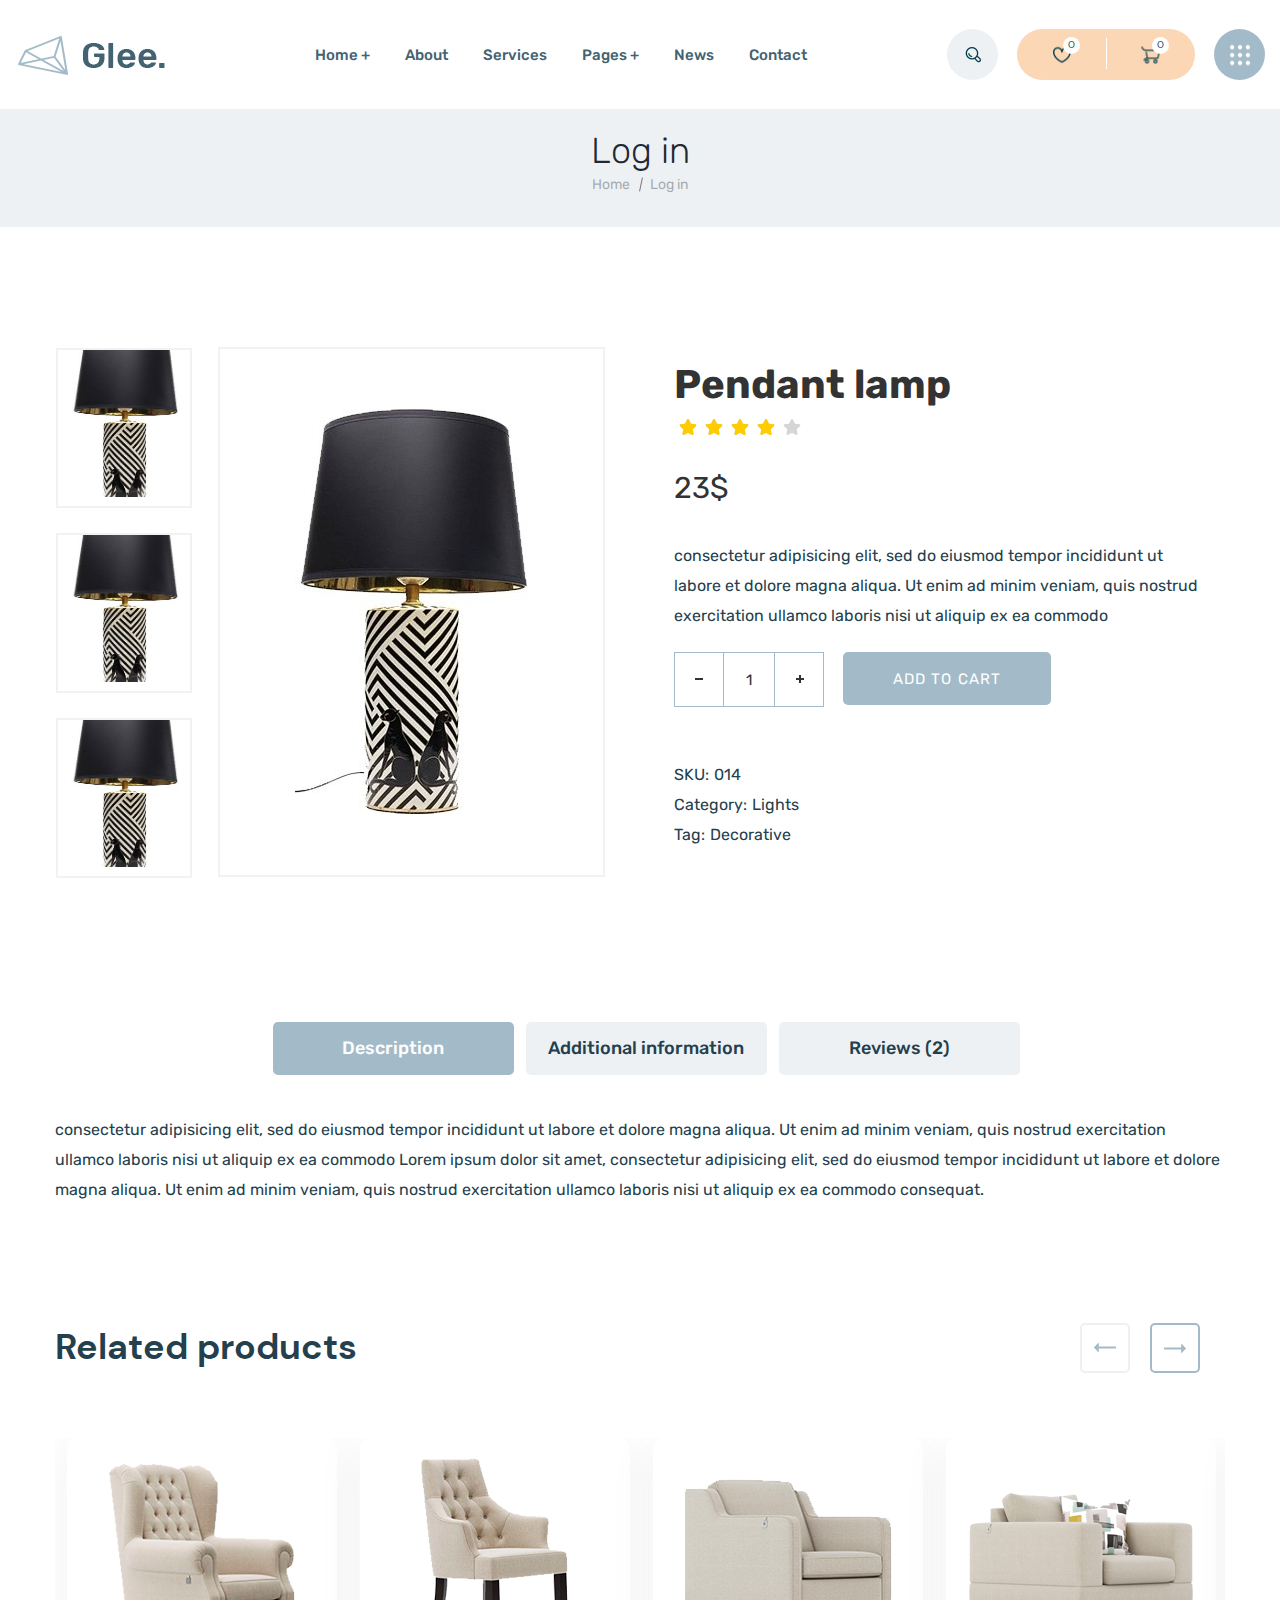
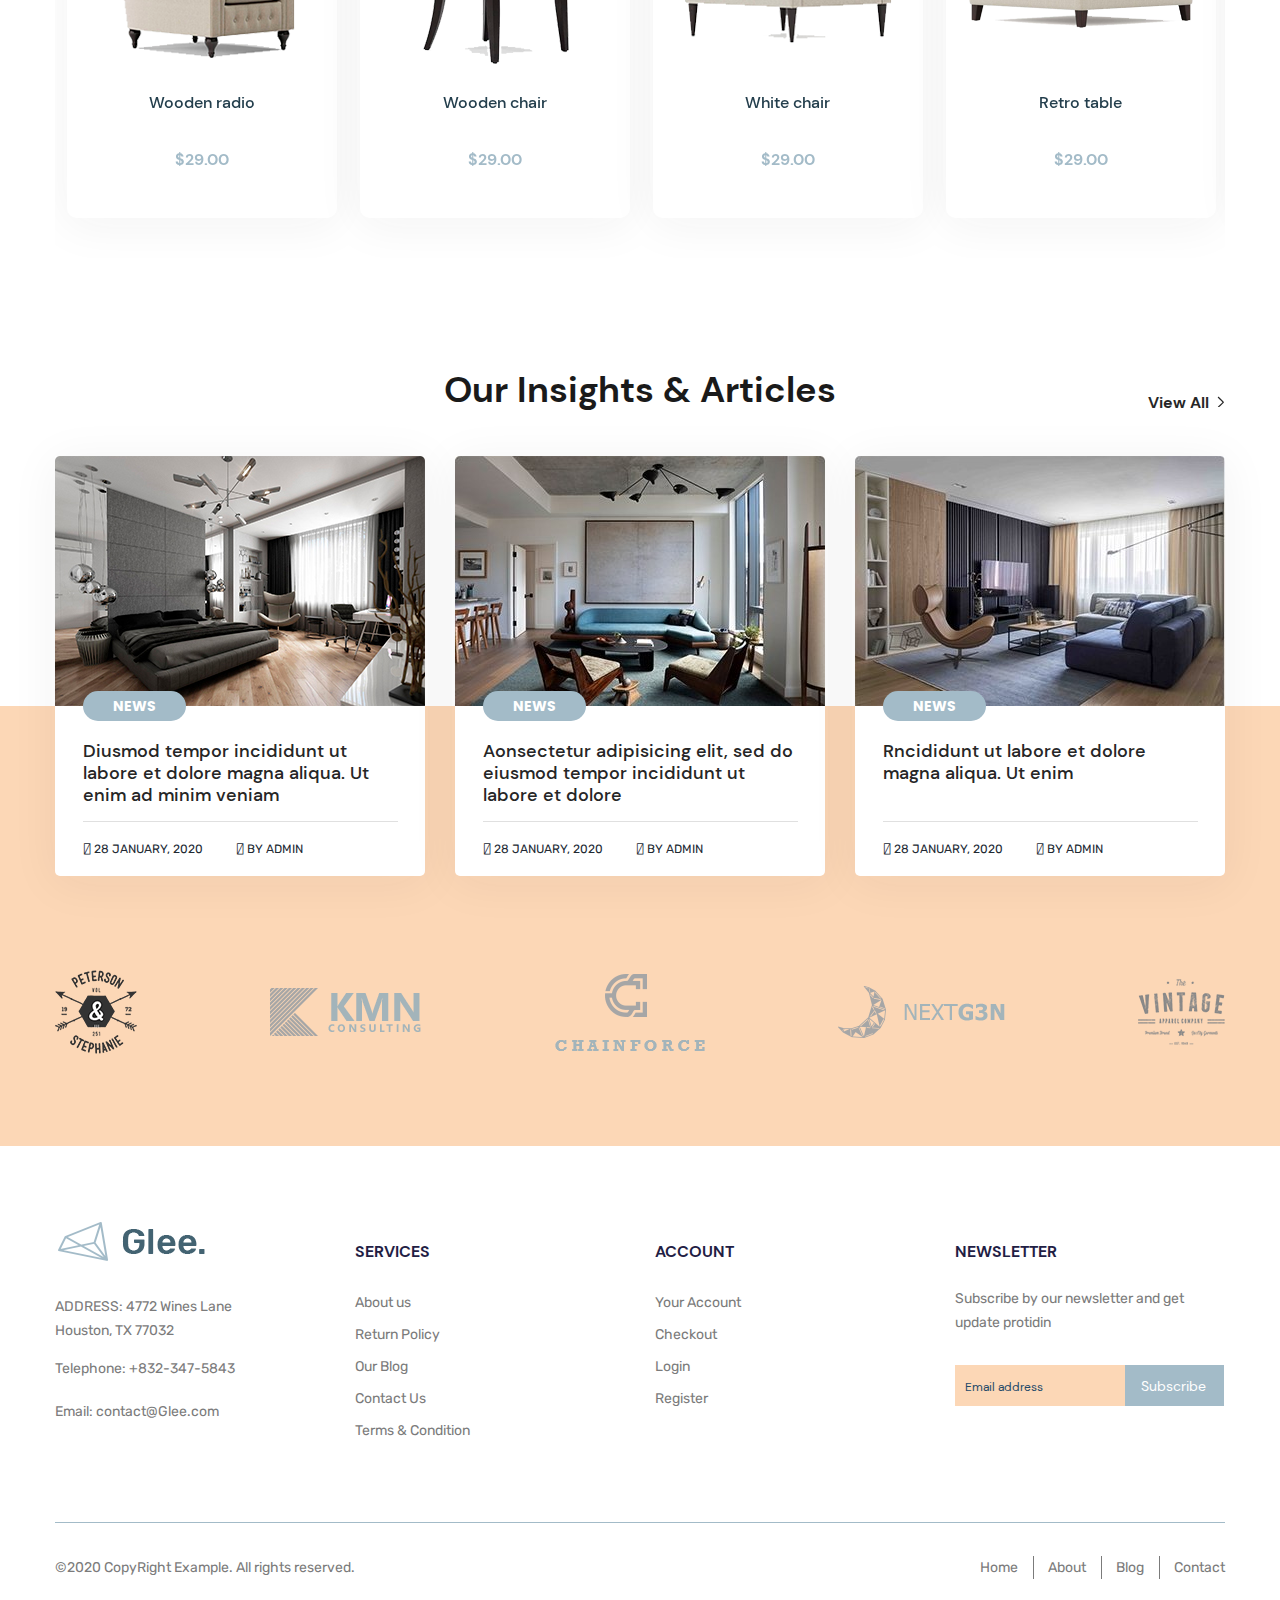
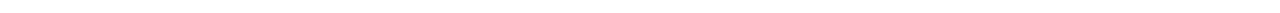
<file: shop.html>
<!DOCTYPE html>
<html lang="en">

<head>
  <meta charset="UTF-8">
  <meta http-equiv="X-UA-Compatible" content="IE=edge">
  <meta name="viewport" content="width=device-width, initial-scale=1.0">
  <title>Glee</title>
  <link rel="stylesheet" href="css/shop.min.css">
  <link rel="stylesheet" href="css/style.min.css">
  
  
</head>

<body>

 <header class="header">
  <div class="container-max">
    <div class="header__top">
      <a class="logo" href="#">
        <img class="logo__img" src="images/logo1.svg" alt="logo">
        
      </a>
      <nav class="menu header__menu">
        <button class="menu__burger">
        <span></span>
        </button>
        <ul class="menu__list">
          <li class="menu__list-item">
            <a class="menu__list-link" href="#">Home +</a>
          </li>
          <li class="menu__list-item">
            <a class="menu__list-link" href="#">About</a>
          </li>
          <li class="menu__list-item">
            <a class="menu__list-link" href="#">Services</a>
          </li>
          <li class="menu__list-item">
            <a class="menu__list-link" href="#">Pages +</a>
          </li>
          <li class="menu__list-item">
            <a class="menu__list-link" href="#">News</a>
          </li>
          <li class="menu__list-item">
            <a class="menu__list-link" href="#">Contact</a>
          </li>
        </ul>
      </nav>
      <div class="user-nav">
        <a class="user-nav__link user-nav__link--search" href="#">
          <img class="user-nav__img" src="images/icon/icon.png" alt="search icon">
        </a>
        <div class="user-nav__link-box">
          <a class="user-nav__link" href="#">
            <img class="user-nav__img" src="images/icon/heart.png" alt="heart icon">
            <span class="user-nav__span">0</span>
          </a>
          <a class="user-nav__link" href="#">
            <img class="user-nav__img" src="images/icon/cart.png" alt="cart icon">
            <span class="user-nav__span">0</span>
          </a>
        </div>
        <a class="user-nav__link user-nav__link--dial" href="#">
          <img class="user-nav__img" src="images/icon/dial.png" alt="dial icon">
        </a>
      </div>
    </div>
  </div>
</header>

  <main class="main">

    <section class="top">
      <div class="top-container">
        <h2 class="top__title">
          Log in
        </h2>
        <div class="breadcrambs">
          <ul class="breadcrambs__list">
            <li class="breadcrambs__item">
              <a class="breadcrambs__link" href="#">
              Home
            </a>
            </li>
            <li class="breadcrambs__item">
              <a class="breadcrambs__link" href="#">
                Log in
            </a>
            </li>
          </ul>
        </div>
      </div>
    </section>

  <section class="shop">
  <div class="container-min">
    <div class="shop__inner">
      <div class="shop__details">
        <div class="shop-slide">
          <div class="shop-slide__thumb">
            <div class="shop-slide__thumb-item">
              <img class="shop-slide__thumb-img" src="images/shop/1.jpg" alt="thumb images">
            </div>
            <div class="shop-slide__thumb-item"><img class="shop-slide__thumb-img" src="images/shop/1.jpg" alt="thumb images"></div>
            <div class="shop-slide__thumb-item"><img class="shop-slide__thumb-img" src="images/shop/1.jpg" alt="thumb images"></div>
          </div>
          <div class="shop-slide__big">
            <div class="shop-slide__big-item"><img class="shop-slide__big-img" src="images/shop/1.jpg"
                alt="big images"></div>
            <div class="shop-slide__big-item"><img class="shop-slide__big-img" src="images/shop/1.jpg"
                alt="big images"></div>
            <div class="shop-slide__big-item"><img class="shop-slide__big-img" src="images/shop/1.jpg"
                alt="big images"></div>
          </div>
        </div>
        <div class="shop__details-content">
          <h3 class="shop__details-title">
            Pendant lamp
          </h3>
          <div class="stars-details" data-rateyo-rating="4"></div>
          <span class="shop__details-price">
            23$
          </span>
          <p class="shop__details-text">
            consectetur adipisicing elit, sed do eiusmod tempor incididunt ut labore et dolore magna aliqua. Ut enim ad
            minim veniam, quis nostrud exercitation ullamco laboris nisi ut aliquip ex ea commodo
          </p>
          <form class="shop__details-form" action="#">
            <input class="shop__details-input" type="number" value="1" min="1">
            <button class="shop__details-btn" type="submit">
              Add to cart
            </button>
          </form>
          <ul class="shop__details-list">
            <li class="shop__details-item"> 
               
               
              <div class="shop__details-item-title">
                SKU:
              </div>
              <div class="shop__details-item-text">014</div>
            </li>
            <li class="shop__details-item">
              <div class="shop__details-item-title">
              Category:
              </div>
              <div class="shop__details-item-text">Lights</div>
            </li>
            <li class="shop__details-item">
              <div class="shop__details-item-title">
                Tag:
              </div>
              <a class="shop__details-item-link" href="#">Decorative</a>
            </li>
          </ul>
        </div>
      </div>
      <div class="shop-tabs">
        <div class="shop-tabs__top">
          <a class="shop-tabs__top-btn shop-tabs__top-btn--active" href="#tab1">Description</a>
          <a class="shop-tabs__top-btn" href="#tab2">Additional information</a>
          <a class="shop-tabs__top-btn" href="#tab3">Reviews (2)</a>
        </div>
        <div class="shop-tabs__content">
          <div class="shop-tabs__content-item shop-tabs__content-item--active" id="tab1" >
            <p class="shop-tabs__content-text" >
               consectetur adipisicing elit, sed do eiusmod tempor incididunt ut labore
            et dolore magna aliqua. Ut enim ad minim veniam, quis nostrud exercitation ullamco laboris nisi ut aliquip
            ex ea commodo Lorem ipsum dolor sit amet, consectetur adipisicing elit, sed do eiusmod tempor incididunt ut
            labore et dolore magna aliqua. Ut enim ad minim veniam, quis nostrud exercitation ullamco laboris nisi ut
            aliquip ex ea commodo consequat.
            </p>
          </div>
          <div class="shop-tabs__content-item" id="tab2"  >
            content222222222222222222222222222
          </div>
          <div class="shop-tabs__content-item" id="tab3" >
            content333333333333333333333333333
          </div>
        </div>
      </div>
      <div class="shop-related">
        <h4 class="shop-related__title">
          Related products
        </h4>
        <div class="shop-related__items">
          <div class="shop-related__item">
            <div class="products__content-item">
              <img class="products__content-img" src="images/products/1.png" style="height: 198px;"
                alt="products image">
              <h6 class="products__content-title">
                Wooden radio
              </h6>
              <div class="products__content-price">
                $29.00
              </div>
              <div class="products__content-links">
                <a class="products__content-link" href="#">
                  <svg id="Группа_1" data-name="Группа 1" xmlns="http://www.w3.org/2000/svg"
                    xmlns:xlink="http://www.w3.org/1999/xlink" width="60" height="60" viewBox="0 0 60 60">
                    <defs>

                      <filter id="filter" x="-44" y="-44" width="148" height="148" filterUnits="userSpaceOnUse">
                        <feOffset result="offset" dy="6" in="SourceAlpha" />
                        <feGaussianBlur result="blur" stdDeviation="7.071" />
                        <feFlood result="flood" flood-color="#252525" flood-opacity="0.05" />
                        <feComposite result="composite" operator="in" in2="blur" />
                        <feBlend result="blend" in="SourceGraphic" />
                      </filter>
                    </defs>
                    <circle id="BG" fill="#fff" cx="29.5" cy="23.5" r="22.5" filter="url(#filter)" />
                    <path id="Forma_1" data-name="Forma 1" fill="#a3bbc8"
                      d="M759.45,1579.8l-4.588-4.59a8.827,8.827,0,0,1-2.651,2.65l4.588,4.59A1.874,1.874,0,0,0,759.45,1579.8Zm-4.45-9.3a7.5,7.5,0,1,0-7.5,7.5A7.5,7.5,0,0,0,755,1570.5Zm-7.5,5.62a5.625,5.625,0,1,1,5.625-5.62A5.628,5.628,0,0,1,747.5,1576.12Zm-4.375-5.62h1.25a3.135,3.135,0,0,1,3.125-3.13v-1.25A4.386,4.386,0,0,0,743.125,1570.5Z"
                      transform="translate(-720 -1549)" />
                  </svg>
                </a>
                <a class="products__content-link" href="#">
                  <svg id="Группа_2" data-name="Группа 2" xmlns="http://www.w3.org/2000/svg"
                    xmlns:xlink="http://www.w3.org/1999/xlink" width="60" height="60" viewBox="0 0 60 60">
                    <defs>

                      <filter id="filter" x="-44" y="-44" width="148" height="148" filterUnits="userSpaceOnUse">
                        <feOffset result="offset" dy="6" in="SourceAlpha" />
                        <feGaussianBlur result="blur" stdDeviation="7.071" />
                        <feFlood result="flood" flood-color="#252525" flood-opacity="0.05" />
                        <feComposite result="composite" operator="in" in2="blur" />
                        <feBlend result="blend" in="SourceGraphic" />
                      </filter>
                    </defs>
                    <circle id="BG" fill="#fff" cx="29.5" cy="23.5" r="22.5" filter="url(#filter)" />
                    <path id="Forma_1" data-name="Forma 1" fill="#a3bbc8" fill-rule="evenodd"
                      d="M800.814,1564.63h2.333l3.323,12.04a0.812,0.812,0,0,0,.787.59h10.214a0.821,0.821,0,0,0,.746-0.48l3.717-8.56a0.836,0.836,0,0,0-.068-0.78,0.813,0.813,0,0,0-.678-0.37H809.9a0.82,0.82,0,0,0,0,1.64H819.94l-3.011,6.92h-9.062l-3.323-12.03a0.808,0.808,0,0,0-.787-0.6h-2.943A0.815,0.815,0,0,0,800.814,1564.63Zm5.67,18.37a1.85,1.85,0,1,0-1.845-1.85A1.85,1.85,0,0,0,806.484,1583Zm11.53,0h0.135A1.907,1.907,0,1,0,818.014,1583Z"
                      transform="translate(-781 -1549)" />
                  </svg>

                </a>
                <a class="products__content-link" href="#">
                  <svg id="Группа_3" data-name="Группа 3" xmlns="http://www.w3.org/2000/svg"
                    xmlns:xlink="http://www.w3.org/1999/xlink" width="60" height="60" viewBox="0 0 60 60">
                    <defs>

                      <filter id="filter" x="-44" y="-44" width="148" height="148" filterUnits="userSpaceOnUse">
                        <feOffset result="offset" dy="6" in="SourceAlpha" />
                        <feGaussianBlur result="blur" stdDeviation="7.071" />
                        <feFlood result="flood" flood-color="#252525" flood-opacity="0.05" />
                        <feComposite result="composite" operator="in" in2="blur" />
                        <feBlend result="blend" in="SourceGraphic" />
                      </filter>
                    </defs>
                    <circle id="BG" fill="#fff" cx="29.5" cy="23.5" r="22.5" filter="url(#filter)" />
                    <path id="Forma_1" data-name="Forma 1" fill="#a3bbc8"
                      d="M882.99,1569.82a6.208,6.208,0,0,0-1.849-4.1A5.871,5.871,0,0,0,877,1564c-2.311,0-3.948,1.78-4.827,2.74a2.156,2.156,0,0,1-.156.17l-0.083-.09c-0.8-.92-2.476-2.82-4.938-2.82a5.873,5.873,0,0,0-4.139,1.72,6.208,6.208,0,0,0-1.849,4.1,6.845,6.845,0,0,0,1.271,4.34,29.307,29.307,0,0,0,4.763,4.75c1.705,1.41,3.95,3.09,4.965,3.09,1.032,0,3.269-1.68,4.965-3.09a29.234,29.234,0,0,0,4.746-4.75A6.935,6.935,0,0,0,882.99,1569.82Zm-2.376,3.61a27,27,0,0,1-4.431,4.42c-2.406,2-3.831,2.79-4.172,2.82-0.342-.03-1.77-0.83-4.188-2.84a26.78,26.78,0,0,1-4.437-4.4,5.6,5.6,0,0,1-1.054-3.54,4.807,4.807,0,0,1,4.666-4.57c1.863,0,3.216,1.54,3.943,2.37a1.52,1.52,0,0,0,1.059.76,1.731,1.731,0,0,0,1.151-.81c0.794-.87,2.122-2.32,3.851-2.32a4.807,4.807,0,0,1,4.666,4.57A5.528,5.528,0,0,1,880.614,1573.43Z"
                      transform="translate(-842 -1549)" />
                  </svg>

                </a>

              </div>
            </div>
          </div>
          <div class="shop-related__item">
            <div class="products__content-item">
              <img class="products__content-img" src="images/products/2.png" alt="products image"
                style="height: 206px;">
              <h6 class="products__content-title">
                Wooden chair
              </h6>
              <div class="products__content-price">
                $29.00
              </div>
              <div class="products__content-links">
                <a class="products__content-link" href="#">
                  <svg id="Группа_1" data-name="Группа 1" xmlns="http://www.w3.org/2000/svg"
                    xmlns:xlink="http://www.w3.org/1999/xlink" width="60" height="60" viewBox="0 0 60 60">
                    <defs>

                      <filter id="filter" x="-44" y="-44" width="148" height="148" filterUnits="userSpaceOnUse">
                        <feOffset result="offset" dy="6" in="SourceAlpha" />
                        <feGaussianBlur result="blur" stdDeviation="7.071" />
                        <feFlood result="flood" flood-color="#252525" flood-opacity="0.05" />
                        <feComposite result="composite" operator="in" in2="blur" />
                        <feBlend result="blend" in="SourceGraphic" />
                      </filter>
                    </defs>
                    <circle id="BG" fill="#fff" cx="29.5" cy="23.5" r="22.5" filter="url(#filter)" />
                    <path id="Forma_1" data-name="Forma 1" fill="#a3bbc8"
                      d="M759.45,1579.8l-4.588-4.59a8.827,8.827,0,0,1-2.651,2.65l4.588,4.59A1.874,1.874,0,0,0,759.45,1579.8Zm-4.45-9.3a7.5,7.5,0,1,0-7.5,7.5A7.5,7.5,0,0,0,755,1570.5Zm-7.5,5.62a5.625,5.625,0,1,1,5.625-5.62A5.628,5.628,0,0,1,747.5,1576.12Zm-4.375-5.62h1.25a3.135,3.135,0,0,1,3.125-3.13v-1.25A4.386,4.386,0,0,0,743.125,1570.5Z"
                      transform="translate(-720 -1549)" />
                  </svg>
                </a>
                <a class="products__content-link" href="#">
                  <svg id="Группа_2" data-name="Группа 2" xmlns="http://www.w3.org/2000/svg"
                    xmlns:xlink="http://www.w3.org/1999/xlink" width="60" height="60" viewBox="0 0 60 60">
                    <defs>

                      <filter id="filter" x="-44" y="-44" width="148" height="148" filterUnits="userSpaceOnUse">
                        <feOffset result="offset" dy="6" in="SourceAlpha" />
                        <feGaussianBlur result="blur" stdDeviation="7.071" />
                        <feFlood result="flood" flood-color="#252525" flood-opacity="0.05" />
                        <feComposite result="composite" operator="in" in2="blur" />
                        <feBlend result="blend" in="SourceGraphic" />
                      </filter>
                    </defs>
                    <circle id="BG" fill="#fff" cx="29.5" cy="23.5" r="22.5" filter="url(#filter)" />
                    <path id="Forma_1" data-name="Forma 1" fill="#a3bbc8"
                      d="M800.814,1564.63h2.333l3.323,12.04a0.812,0.812,0,0,0,.787.59h10.214a0.821,0.821,0,0,0,.746-0.48l3.717-8.56a0.836,0.836,0,0,0-.068-0.78,0.813,0.813,0,0,0-.678-0.37H809.9a0.82,0.82,0,0,0,0,1.64H819.94l-3.011,6.92h-9.062l-3.323-12.03a0.808,0.808,0,0,0-.787-0.6h-2.943A0.815,0.815,0,0,0,800.814,1564.63Zm5.67,18.37a1.85,1.85,0,1,0-1.845-1.85A1.85,1.85,0,0,0,806.484,1583Zm11.53,0h0.135A1.907,1.907,0,1,0,818.014,1583Z"
                      transform="translate(-781 -1549)" />
                  </svg>

                </a>
                <a class="products__content-link" href="#">
                  <svg id="Группа_3" data-name="Группа 3" xmlns="http://www.w3.org/2000/svg"
                    xmlns:xlink="http://www.w3.org/1999/xlink" width="60" height="60" viewBox="0 0 60 60">
                    <defs>

                      <filter id="filter" x="-44" y="-44" width="148" height="148" filterUnits="userSpaceOnUse">
                        <feOffset result="offset" dy="6" in="SourceAlpha" />
                        <feGaussianBlur result="blur" stdDeviation="7.071" />
                        <feFlood result="flood" flood-color="#252525" flood-opacity="0.05" />
                        <feComposite result="composite" operator="in" in2="blur" />
                        <feBlend result="blend" in="SourceGraphic" />
                      </filter>
                    </defs>
                    <circle id="BG" fill="#fff" cx="29.5" cy="23.5" r="22.5" filter="url(#filter)" />
                    <path id="Forma_1" data-name="Forma 1" fill="#a3bbc8"
                      d="M882.99,1569.82a6.208,6.208,0,0,0-1.849-4.1A5.871,5.871,0,0,0,877,1564c-2.311,0-3.948,1.78-4.827,2.74a2.156,2.156,0,0,1-.156.17l-0.083-.09c-0.8-.92-2.476-2.82-4.938-2.82a5.873,5.873,0,0,0-4.139,1.72,6.208,6.208,0,0,0-1.849,4.1,6.845,6.845,0,0,0,1.271,4.34,29.307,29.307,0,0,0,4.763,4.75c1.705,1.41,3.95,3.09,4.965,3.09,1.032,0,3.269-1.68,4.965-3.09a29.234,29.234,0,0,0,4.746-4.75A6.935,6.935,0,0,0,882.99,1569.82Zm-2.376,3.61a27,27,0,0,1-4.431,4.42c-2.406,2-3.831,2.79-4.172,2.82-0.342-.03-1.77-0.83-4.188-2.84a26.78,26.78,0,0,1-4.437-4.4,5.6,5.6,0,0,1-1.054-3.54,4.807,4.807,0,0,1,4.666-4.57c1.863,0,3.216,1.54,3.943,2.37a1.52,1.52,0,0,0,1.059.76,1.731,1.731,0,0,0,1.151-.81c0.794-.87,2.122-2.32,3.851-2.32a4.807,4.807,0,0,1,4.666,4.57A5.528,5.528,0,0,1,880.614,1573.43Z"
                      transform="translate(-842 -1549)" />
                  </svg>

                </a>

              </div>
            </div>
          </div>
          <div class="shop-related__item">
            <div class="products__content-item">
              <img class="products__content-img" src="images/products/3.png" alt="products image">
              <h6 class="products__content-title">
                White chair
              </h6>
              <div class="products__content-price">
                $29.00
              </div>
              <div class="products__content-links">
                <a class="products__content-link" href="#">
                  <svg id="Группа_1" data-name="Группа 1" xmlns="http://www.w3.org/2000/svg"
                    xmlns:xlink="http://www.w3.org/1999/xlink" width="60" height="60" viewBox="0 0 60 60">
                    <defs>

                      <filter id="filter" x="-44" y="-44" width="148" height="148" filterUnits="userSpaceOnUse">
                        <feOffset result="offset" dy="6" in="SourceAlpha" />
                        <feGaussianBlur result="blur" stdDeviation="7.071" />
                        <feFlood result="flood" flood-color="#252525" flood-opacity="0.05" />
                        <feComposite result="composite" operator="in" in2="blur" />
                        <feBlend result="blend" in="SourceGraphic" />
                      </filter>
                    </defs>
                    <circle id="BG" fill="#fff" cx="29.5" cy="23.5" r="22.5" filter="url(#filter)" />
                    <path id="Forma_1" data-name="Forma 1" fill="#a3bbc8"
                      d="M759.45,1579.8l-4.588-4.59a8.827,8.827,0,0,1-2.651,2.65l4.588,4.59A1.874,1.874,0,0,0,759.45,1579.8Zm-4.45-9.3a7.5,7.5,0,1,0-7.5,7.5A7.5,7.5,0,0,0,755,1570.5Zm-7.5,5.62a5.625,5.625,0,1,1,5.625-5.62A5.628,5.628,0,0,1,747.5,1576.12Zm-4.375-5.62h1.25a3.135,3.135,0,0,1,3.125-3.13v-1.25A4.386,4.386,0,0,0,743.125,1570.5Z"
                      transform="translate(-720 -1549)" />
                  </svg>
                </a>
                <a class="products__content-link" href="#">
                  <svg id="Группа_2" data-name="Группа 2" xmlns="http://www.w3.org/2000/svg"
                    xmlns:xlink="http://www.w3.org/1999/xlink" width="60" height="60" viewBox="0 0 60 60">
                    <defs>

                      <filter id="filter" x="-44" y="-44" width="148" height="148" filterUnits="userSpaceOnUse">
                        <feOffset result="offset" dy="6" in="SourceAlpha" />
                        <feGaussianBlur result="blur" stdDeviation="7.071" />
                        <feFlood result="flood" flood-color="#252525" flood-opacity="0.05" />
                        <feComposite result="composite" operator="in" in2="blur" />
                        <feBlend result="blend" in="SourceGraphic" />
                      </filter>
                    </defs>
                    <circle id="BG" fill="#fff" cx="29.5" cy="23.5" r="22.5" filter="url(#filter)" />
                    <path id="Forma_1" data-name="Forma 1" fill="#a3bbc8"
                      d="M800.814,1564.63h2.333l3.323,12.04a0.812,0.812,0,0,0,.787.59h10.214a0.821,0.821,0,0,0,.746-0.48l3.717-8.56a0.836,0.836,0,0,0-.068-0.78,0.813,0.813,0,0,0-.678-0.37H809.9a0.82,0.82,0,0,0,0,1.64H819.94l-3.011,6.92h-9.062l-3.323-12.03a0.808,0.808,0,0,0-.787-0.6h-2.943A0.815,0.815,0,0,0,800.814,1564.63Zm5.67,18.37a1.85,1.85,0,1,0-1.845-1.85A1.85,1.85,0,0,0,806.484,1583Zm11.53,0h0.135A1.907,1.907,0,1,0,818.014,1583Z"
                      transform="translate(-781 -1549)" />
                  </svg>

                </a>
                <a class="products__content-link" href="#">
                  <svg id="Группа_3" data-name="Группа 3" xmlns="http://www.w3.org/2000/svg"
                    xmlns:xlink="http://www.w3.org/1999/xlink" width="60" height="60" viewBox="0 0 60 60">
                    <defs>

                      <filter id="filter" x="-44" y="-44" width="148" height="148" filterUnits="userSpaceOnUse">
                        <feOffset result="offset" dy="6" in="SourceAlpha" />
                        <feGaussianBlur result="blur" stdDeviation="7.071" />
                        <feFlood result="flood" flood-color="#252525" flood-opacity="0.05" />
                        <feComposite result="composite" operator="in" in2="blur" />
                        <feBlend result="blend" in="SourceGraphic" />
                      </filter>
                    </defs>
                    <circle id="BG" fill="#fff" cx="29.5" cy="23.5" r="22.5" filter="url(#filter)" />
                    <path id="Forma_1" data-name="Forma 1" fill="#a3bbc8"
                      d="M882.99,1569.82a6.208,6.208,0,0,0-1.849-4.1A5.871,5.871,0,0,0,877,1564c-2.311,0-3.948,1.78-4.827,2.74a2.156,2.156,0,0,1-.156.17l-0.083-.09c-0.8-.92-2.476-2.82-4.938-2.82a5.873,5.873,0,0,0-4.139,1.72,6.208,6.208,0,0,0-1.849,4.1,6.845,6.845,0,0,0,1.271,4.34,29.307,29.307,0,0,0,4.763,4.75c1.705,1.41,3.95,3.09,4.965,3.09,1.032,0,3.269-1.68,4.965-3.09a29.234,29.234,0,0,0,4.746-4.75A6.935,6.935,0,0,0,882.99,1569.82Zm-2.376,3.61a27,27,0,0,1-4.431,4.42c-2.406,2-3.831,2.79-4.172,2.82-0.342-.03-1.77-0.83-4.188-2.84a26.78,26.78,0,0,1-4.437-4.4,5.6,5.6,0,0,1-1.054-3.54,4.807,4.807,0,0,1,4.666-4.57c1.863,0,3.216,1.54,3.943,2.37a1.52,1.52,0,0,0,1.059.76,1.731,1.731,0,0,0,1.151-.81c0.794-.87,2.122-2.32,3.851-2.32a4.807,4.807,0,0,1,4.666,4.57A5.528,5.528,0,0,1,880.614,1573.43Z"
                      transform="translate(-842 -1549)" />
                  </svg>

                </a>

              </div>
            </div>
          </div>
          <div class="shop-related__item">
            <div class="products__content-item">
              <img class="products__content-img" src="images/products/4.png" alt="products image">
              <h6 class="products__content-title">
                Retro table
              </h6>
              <div class="products__content-price">
                $29.00
              </div>
              <div class="products__content-links">
                <a class="products__content-link" href="#">
                  <svg id="Группа_1" data-name="Группа 1" xmlns="http://www.w3.org/2000/svg"
                    xmlns:xlink="http://www.w3.org/1999/xlink" width="60" height="60" viewBox="0 0 60 60">
                    <defs>

                      <filter id="filter" x="-44" y="-44" width="148" height="148" filterUnits="userSpaceOnUse">
                        <feOffset result="offset" dy="6" in="SourceAlpha" />
                        <feGaussianBlur result="blur" stdDeviation="7.071" />
                        <feFlood result="flood" flood-color="#252525" flood-opacity="0.05" />
                        <feComposite result="composite" operator="in" in2="blur" />
                        <feBlend result="blend" in="SourceGraphic" />
                      </filter>
                    </defs>
                    <circle id="BG" fill="#fff" cx="29.5" cy="23.5" r="22.5" filter="url(#filter)" />
                    <path id="Forma_1" data-name="Forma 1" fill="#a3bbc8"
                      d="M759.45,1579.8l-4.588-4.59a8.827,8.827,0,0,1-2.651,2.65l4.588,4.59A1.874,1.874,0,0,0,759.45,1579.8Zm-4.45-9.3a7.5,7.5,0,1,0-7.5,7.5A7.5,7.5,0,0,0,755,1570.5Zm-7.5,5.62a5.625,5.625,0,1,1,5.625-5.62A5.628,5.628,0,0,1,747.5,1576.12Zm-4.375-5.62h1.25a3.135,3.135,0,0,1,3.125-3.13v-1.25A4.386,4.386,0,0,0,743.125,1570.5Z"
                      transform="translate(-720 -1549)" />
                  </svg>
                </a>
                <a class="products__content-link" href="#">
                  <svg id="Группа_2" data-name="Группа 2" xmlns="http://www.w3.org/2000/svg"
                    xmlns:xlink="http://www.w3.org/1999/xlink" width="60" height="60" viewBox="0 0 60 60">
                    <defs>

                      <filter id="filter" x="-44" y="-44" width="148" height="148" filterUnits="userSpaceOnUse">
                        <feOffset result="offset" dy="6" in="SourceAlpha" />
                        <feGaussianBlur result="blur" stdDeviation="7.071" />
                        <feFlood result="flood" flood-color="#252525" flood-opacity="0.05" />
                        <feComposite result="composite" operator="in" in2="blur" />
                        <feBlend result="blend" in="SourceGraphic" />
                      </filter>
                    </defs>
                    <circle id="BG" fill="#fff" cx="29.5" cy="23.5" r="22.5" filter="url(#filter)" />
                    <path id="Forma_1" data-name="Forma 1" fill="#a3bbc8"
                      d="M800.814,1564.63h2.333l3.323,12.04a0.812,0.812,0,0,0,.787.59h10.214a0.821,0.821,0,0,0,.746-0.48l3.717-8.56a0.836,0.836,0,0,0-.068-0.78,0.813,0.813,0,0,0-.678-0.37H809.9a0.82,0.82,0,0,0,0,1.64H819.94l-3.011,6.92h-9.062l-3.323-12.03a0.808,0.808,0,0,0-.787-0.6h-2.943A0.815,0.815,0,0,0,800.814,1564.63Zm5.67,18.37a1.85,1.85,0,1,0-1.845-1.85A1.85,1.85,0,0,0,806.484,1583Zm11.53,0h0.135A1.907,1.907,0,1,0,818.014,1583Z"
                      transform="translate(-781 -1549)" />
                  </svg>

                </a>
                <a class="products__content-link" href="#">
                  <svg id="Группа_3" data-name="Группа 3" xmlns="http://www.w3.org/2000/svg"
                    xmlns:xlink="http://www.w3.org/1999/xlink" width="60" height="60" viewBox="0 0 60 60">
                    <defs>

                      <filter id="filter" x="-44" y="-44" width="148" height="148" filterUnits="userSpaceOnUse">
                        <feOffset result="offset" dy="6" in="SourceAlpha" />
                        <feGaussianBlur result="blur" stdDeviation="7.071" />
                        <feFlood result="flood" flood-color="#252525" flood-opacity="0.05" />
                        <feComposite result="composite" operator="in" in2="blur" />
                        <feBlend result="blend" in="SourceGraphic" />
                      </filter>
                    </defs>
                    <circle id="BG" fill="#fff" cx="29.5" cy="23.5" r="22.5" filter="url(#filter)" />
                    <path id="Forma_1" data-name="Forma 1" fill="#a3bbc8"
                      d="M882.99,1569.82a6.208,6.208,0,0,0-1.849-4.1A5.871,5.871,0,0,0,877,1564c-2.311,0-3.948,1.78-4.827,2.74a2.156,2.156,0,0,1-.156.17l-0.083-.09c-0.8-.92-2.476-2.82-4.938-2.82a5.873,5.873,0,0,0-4.139,1.72,6.208,6.208,0,0,0-1.849,4.1,6.845,6.845,0,0,0,1.271,4.34,29.307,29.307,0,0,0,4.763,4.75c1.705,1.41,3.95,3.09,4.965,3.09,1.032,0,3.269-1.68,4.965-3.09a29.234,29.234,0,0,0,4.746-4.75A6.935,6.935,0,0,0,882.99,1569.82Zm-2.376,3.61a27,27,0,0,1-4.431,4.42c-2.406,2-3.831,2.79-4.172,2.82-0.342-.03-1.77-0.83-4.188-2.84a26.78,26.78,0,0,1-4.437-4.4,5.6,5.6,0,0,1-1.054-3.54,4.807,4.807,0,0,1,4.666-4.57c1.863,0,3.216,1.54,3.943,2.37a1.52,1.52,0,0,0,1.059.76,1.731,1.731,0,0,0,1.151-.81c0.794-.87,2.122-2.32,3.851-2.32a4.807,4.807,0,0,1,4.666,4.57A5.528,5.528,0,0,1,880.614,1573.43Z"
                      transform="translate(-842 -1549)" />
                  </svg>

                </a>

              </div>
            </div>
          </div>
          <div class="shop-related__item">
            <div class="products__content-item">
              <img class="products__content-img" src="images/products/5.png" alt="products image">
              <h6 class="products__content-title">
                Wooden radio
              </h6>
              <div class="products__content-price">
                $29.00
              </div>
              <div class="products__content-links">
                <a class="products__content-link" href="#">
                  <svg id="Группа_1" data-name="Группа 1" xmlns="http://www.w3.org/2000/svg"
                    xmlns:xlink="http://www.w3.org/1999/xlink" width="60" height="60" viewBox="0 0 60 60">
                    <defs>

                      <filter id="filter" x="-44" y="-44" width="148" height="148" filterUnits="userSpaceOnUse">
                        <feOffset result="offset" dy="6" in="SourceAlpha" />
                        <feGaussianBlur result="blur" stdDeviation="7.071" />
                        <feFlood result="flood" flood-color="#252525" flood-opacity="0.05" />
                        <feComposite result="composite" operator="in" in2="blur" />
                        <feBlend result="blend" in="SourceGraphic" />
                      </filter>
                    </defs>
                    <circle id="BG" fill="#fff" cx="29.5" cy="23.5" r="22.5" filter="url(#filter)" />
                    <path id="Forma_1" data-name="Forma 1" fill="#a3bbc8"
                      d="M759.45,1579.8l-4.588-4.59a8.827,8.827,0,0,1-2.651,2.65l4.588,4.59A1.874,1.874,0,0,0,759.45,1579.8Zm-4.45-9.3a7.5,7.5,0,1,0-7.5,7.5A7.5,7.5,0,0,0,755,1570.5Zm-7.5,5.62a5.625,5.625,0,1,1,5.625-5.62A5.628,5.628,0,0,1,747.5,1576.12Zm-4.375-5.62h1.25a3.135,3.135,0,0,1,3.125-3.13v-1.25A4.386,4.386,0,0,0,743.125,1570.5Z"
                      transform="translate(-720 -1549)" />
                  </svg>
                </a>
                <a class="products__content-link" href="#">
                  <svg id="Группа_2" data-name="Группа 2" xmlns="http://www.w3.org/2000/svg"
                    xmlns:xlink="http://www.w3.org/1999/xlink" width="60" height="60" viewBox="0 0 60 60">
                    <defs>

                      <filter id="filter" x="-44" y="-44" width="148" height="148" filterUnits="userSpaceOnUse">
                        <feOffset result="offset" dy="6" in="SourceAlpha" />
                        <feGaussianBlur result="blur" stdDeviation="7.071" />
                        <feFlood result="flood" flood-color="#252525" flood-opacity="0.05" />
                        <feComposite result="composite" operator="in" in2="blur" />
                        <feBlend result="blend" in="SourceGraphic" />
                      </filter>
                    </defs>
                    <circle id="BG" fill="#fff" cx="29.5" cy="23.5" r="22.5" filter="url(#filter)" />
                    <path id="Forma_1" data-name="Forma 1" fill="#a3bbc8"
                      d="M800.814,1564.63h2.333l3.323,12.04a0.812,0.812,0,0,0,.787.59h10.214a0.821,0.821,0,0,0,.746-0.48l3.717-8.56a0.836,0.836,0,0,0-.068-0.78,0.813,0.813,0,0,0-.678-0.37H809.9a0.82,0.82,0,0,0,0,1.64H819.94l-3.011,6.92h-9.062l-3.323-12.03a0.808,0.808,0,0,0-.787-0.6h-2.943A0.815,0.815,0,0,0,800.814,1564.63Zm5.67,18.37a1.85,1.85,0,1,0-1.845-1.85A1.85,1.85,0,0,0,806.484,1583Zm11.53,0h0.135A1.907,1.907,0,1,0,818.014,1583Z"
                      transform="translate(-781 -1549)" />
                  </svg>

                </a>
                <a class="products__content-link" href="#">
                  <svg id="Группа_3" data-name="Группа 3" xmlns="http://www.w3.org/2000/svg"
                    xmlns:xlink="http://www.w3.org/1999/xlink" width="60" height="60" viewBox="0 0 60 60">
                    <defs>

                      <filter id="filter" x="-44" y="-44" width="148" height="148" filterUnits="userSpaceOnUse">
                        <feOffset result="offset" dy="6" in="SourceAlpha" />
                        <feGaussianBlur result="blur" stdDeviation="7.071" />
                        <feFlood result="flood" flood-color="#252525" flood-opacity="0.05" />
                        <feComposite result="composite" operator="in" in2="blur" />
                        <feBlend result="blend" in="SourceGraphic" />
                      </filter>
                    </defs>
                    <circle id="BG" fill="#fff" cx="29.5" cy="23.5" r="22.5" filter="url(#filter)" />
                    <path id="Forma_1" data-name="Forma 1" fill="#a3bbc8"
                      d="M882.99,1569.82a6.208,6.208,0,0,0-1.849-4.1A5.871,5.871,0,0,0,877,1564c-2.311,0-3.948,1.78-4.827,2.74a2.156,2.156,0,0,1-.156.17l-0.083-.09c-0.8-.92-2.476-2.82-4.938-2.82a5.873,5.873,0,0,0-4.139,1.72,6.208,6.208,0,0,0-1.849,4.1,6.845,6.845,0,0,0,1.271,4.34,29.307,29.307,0,0,0,4.763,4.75c1.705,1.41,3.95,3.09,4.965,3.09,1.032,0,3.269-1.68,4.965-3.09a29.234,29.234,0,0,0,4.746-4.75A6.935,6.935,0,0,0,882.99,1569.82Zm-2.376,3.61a27,27,0,0,1-4.431,4.42c-2.406,2-3.831,2.79-4.172,2.82-0.342-.03-1.77-0.83-4.188-2.84a26.78,26.78,0,0,1-4.437-4.4,5.6,5.6,0,0,1-1.054-3.54,4.807,4.807,0,0,1,4.666-4.57c1.863,0,3.216,1.54,3.943,2.37a1.52,1.52,0,0,0,1.059.76,1.731,1.731,0,0,0,1.151-.81c0.794-.87,2.122-2.32,3.851-2.32a4.807,4.807,0,0,1,4.666,4.57A5.528,5.528,0,0,1,880.614,1573.43Z"
                      transform="translate(-842 -1549)" />
                  </svg>

                </a>

              </div>
            </div>
          </div>
          <div class="shop-related__item">
            <div class="products__content-item">
              <img class="products__content-img" src="images/products/6.png" alt="products image">
              <h6 class="products__content-title">
                Wooden chair
              </h6>
              <div class="products__content-price">
                $29.00
              </div>
              <div class="products__content-links">
                <a class="products__content-link" href="#">
                  <svg id="Группа_1" data-name="Группа 1" xmlns="http://www.w3.org/2000/svg"
                    xmlns:xlink="http://www.w3.org/1999/xlink" width="60" height="60" viewBox="0 0 60 60">
                    <defs>

                      <filter id="filter" x="-44" y="-44" width="148" height="148" filterUnits="userSpaceOnUse">
                        <feOffset result="offset" dy="6" in="SourceAlpha" />
                        <feGaussianBlur result="blur" stdDeviation="7.071" />
                        <feFlood result="flood" flood-color="#252525" flood-opacity="0.05" />
                        <feComposite result="composite" operator="in" in2="blur" />
                        <feBlend result="blend" in="SourceGraphic" />
                      </filter>
                    </defs>
                    <circle id="BG" fill="#fff" cx="29.5" cy="23.5" r="22.5" filter="url(#filter)" />
                    <path id="Forma_1" data-name="Forma 1" fill="#a3bbc8"
                      d="M759.45,1579.8l-4.588-4.59a8.827,8.827,0,0,1-2.651,2.65l4.588,4.59A1.874,1.874,0,0,0,759.45,1579.8Zm-4.45-9.3a7.5,7.5,0,1,0-7.5,7.5A7.5,7.5,0,0,0,755,1570.5Zm-7.5,5.62a5.625,5.625,0,1,1,5.625-5.62A5.628,5.628,0,0,1,747.5,1576.12Zm-4.375-5.62h1.25a3.135,3.135,0,0,1,3.125-3.13v-1.25A4.386,4.386,0,0,0,743.125,1570.5Z"
                      transform="translate(-720 -1549)" />
                  </svg>
                </a>
                <a class="products__content-link" href="#">
                  <svg id="Группа_2" data-name="Группа 2" xmlns="http://www.w3.org/2000/svg"
                    xmlns:xlink="http://www.w3.org/1999/xlink" width="60" height="60" viewBox="0 0 60 60">
                    <defs>

                      <filter id="filter" x="-44" y="-44" width="148" height="148" filterUnits="userSpaceOnUse">
                        <feOffset result="offset" dy="6" in="SourceAlpha" />
                        <feGaussianBlur result="blur" stdDeviation="7.071" />
                        <feFlood result="flood" flood-color="#252525" flood-opacity="0.05" />
                        <feComposite result="composite" operator="in" in2="blur" />
                        <feBlend result="blend" in="SourceGraphic" />
                      </filter>
                    </defs>
                    <circle id="BG" fill="#fff" cx="29.5" cy="23.5" r="22.5" filter="url(#filter)" />
                    <path id="Forma_1" data-name="Forma 1" fill="#a3bbc8"
                      d="M800.814,1564.63h2.333l3.323,12.04a0.812,0.812,0,0,0,.787.59h10.214a0.821,0.821,0,0,0,.746-0.48l3.717-8.56a0.836,0.836,0,0,0-.068-0.78,0.813,0.813,0,0,0-.678-0.37H809.9a0.82,0.82,0,0,0,0,1.64H819.94l-3.011,6.92h-9.062l-3.323-12.03a0.808,0.808,0,0,0-.787-0.6h-2.943A0.815,0.815,0,0,0,800.814,1564.63Zm5.67,18.37a1.85,1.85,0,1,0-1.845-1.85A1.85,1.85,0,0,0,806.484,1583Zm11.53,0h0.135A1.907,1.907,0,1,0,818.014,1583Z"
                      transform="translate(-781 -1549)" />
                  </svg>

                </a>
                <a class="products__content-link" href="#">
                  <svg id="Группа_3" data-name="Группа 3" xmlns="http://www.w3.org/2000/svg"
                    xmlns:xlink="http://www.w3.org/1999/xlink" width="60" height="60" viewBox="0 0 60 60">
                    <defs>

                      <filter id="filter" x="-44" y="-44" width="148" height="148" filterUnits="userSpaceOnUse">
                        <feOffset result="offset" dy="6" in="SourceAlpha" />
                        <feGaussianBlur result="blur" stdDeviation="7.071" />
                        <feFlood result="flood" flood-color="#252525" flood-opacity="0.05" />
                        <feComposite result="composite" operator="in" in2="blur" />
                        <feBlend result="blend" in="SourceGraphic" />
                      </filter>
                    </defs>
                    <circle id="BG" fill="#fff" cx="29.5" cy="23.5" r="22.5" filter="url(#filter)" />
                    <path id="Forma_1" data-name="Forma 1" fill="#a3bbc8"
                      d="M882.99,1569.82a6.208,6.208,0,0,0-1.849-4.1A5.871,5.871,0,0,0,877,1564c-2.311,0-3.948,1.78-4.827,2.74a2.156,2.156,0,0,1-.156.17l-0.083-.09c-0.8-.92-2.476-2.82-4.938-2.82a5.873,5.873,0,0,0-4.139,1.72,6.208,6.208,0,0,0-1.849,4.1,6.845,6.845,0,0,0,1.271,4.34,29.307,29.307,0,0,0,4.763,4.75c1.705,1.41,3.95,3.09,4.965,3.09,1.032,0,3.269-1.68,4.965-3.09a29.234,29.234,0,0,0,4.746-4.75A6.935,6.935,0,0,0,882.99,1569.82Zm-2.376,3.61a27,27,0,0,1-4.431,4.42c-2.406,2-3.831,2.79-4.172,2.82-0.342-.03-1.77-0.83-4.188-2.84a26.78,26.78,0,0,1-4.437-4.4,5.6,5.6,0,0,1-1.054-3.54,4.807,4.807,0,0,1,4.666-4.57c1.863,0,3.216,1.54,3.943,2.37a1.52,1.52,0,0,0,1.059.76,1.731,1.731,0,0,0,1.151-.81c0.794-.87,2.122-2.32,3.851-2.32a4.807,4.807,0,0,1,4.666,4.57A5.528,5.528,0,0,1,880.614,1573.43Z"
                      transform="translate(-842 -1549)" />
                  </svg>

                </a>

              </div>
            </div>
          </div>
        
        </div>
      </div>
    </div>
  </div>
</section>


  
    <section class="blog">
       <div class="container-min">
         <div class="blog__inner">
           <h2 class="blog__title title">
            Our Insights & Articles
           </h2>
           <a class="blog__link" href="#">
             View All
           </a>
           <div class="blog__items">

             <div class="blog__item">

               <img class="blog__img" src="images/blog/1.jpg" alt="articles image">
               <div class="blog__item-content">
                <div class="blog__category">
                  NEWS
                </div>
                <a class="blog__item-title" href="#">
                  Diusmod tempor incididunt ut labore et dolore magna aliqua. Ut enim ad minim veniam
                </a>


                <div class="blog__info">
                  <a class="blog__info-item blog__info-item--date" href="#">
                     28 JANUARY, 2020
                  </a>
                  <a class="blog__info-item blog__info-item--autor" href="#">
                     BY ADMIN
                  </a>
                </div>
               </div>
               
             </div>
             <div class="blog__item">
                <img class="blog__img" src="images/blog/2.jpg" alt="articles image">
                <div class="blog__item-content">
                  <div class="blog__category">
                    NEWS
                  </div>
                  <a class="blog__item-title" href="#">
                    Aonsectetur adipisicing elit, sed do eiusmod tempor incididunt ut labore et dolore
                  </a>


                  <div class="blog__info">
                    <a class="blog__info-item blog__info-item--date" href="#">
                       28 JANUARY, 2020
                    </a>
                    <a class="blog__info-item blog__info-item--autor" href="#">
                       BY ADMIN
                    </a>
                  </div>
                </div>
             </div>
             <div class="blog__item">
                <img class="blog__img" src="images/blog/3.jpg" alt="articles image">
                <div class="blog__item-content">
                  <div class="blog__category">
                    NEWS
                  </div>
                  <a class="blog__item-title" href="#">
                    Rncididunt ut labore et dolore magna aliqua. Ut enim
                  </a>


                  <div class="blog__info">
                    <a class="blog__info-item blog__info-item--date" href="#">
                       28 JANUARY, 2020
                    </a>
                    <a class="blog__info-item blog__info-item--autor" href="#">
                       BY ADMIN
                    </a>
                  </div>
                </div>
             </div>

           </div>
         </div>
       </div>
     </section>
   <div class="partners">
       <div class="container-min">
         <div class="partners__items">

            <div class="partners__item">
            <a class="partners__link" href="#">
             <img class="partners__img" src="images/partners/1.png" alt="partners image">
          </a>
            </div>
            <div class="partners__item">
            <a class="partners__link" href="#">
             <img class="partners__img" src="images/partners/2.png" alt="partners image">
          </a>
            </div>
            <div class="partners__item">
            <a class="partners__link" href="#">
             <img class="partners__img" src="images/partners/3.png" alt="partners image">
          </a>
            </div>
            <div class="partners__item">
            <a class="partners__link" href="#">
             <img class="partners__img" src="images/partners/4.png" alt="partners image">
          </a>
            </div>
            <div class="partners__item">
            <a class="partners__link" href="#">
             <img class="partners__img" src="images/partners/5.png" alt="partners image">
          </a>
            </div>


           </div>
         </div>
       </div>
     </div>
  </main>

 <footer class="footer">
   <div class="container-min">
     <div class="footer-top">
       <div class="footer-top__item footer-top__contact ">
         <a class="logo footer__logo" href="#">
           <img class="logo__img" src="images/logo1.svg" alt="logo">
         </a>
         <a class="footer-top__address" href="#">
           ADDRESS: 4772 Wines Lane
           Houston, TX 77032
         </a>
         <a class="footer-top__phone" href="tel:+8323475843">Telephone: +832-347-5843</a>
         <a class="footer-top__email" href="mailto:contact@Glee.com">Email: contact@Glee.com</a>
       </div>
       <div class="footer-top__item footer-top__nav">
         <h4 class="footer-top__title">
           Services
         </h4>
         <ul class="footer-top__list">
           <li class="footer-top__list-item">
             <a class="footer-top__link" href="#">
               About us
             </a>
           </li>
           <li class="footer-top__list-item">
             <a class="footer-top__link" href="#">
               Return Policy
             </a>
           </li>
           <li class="footer-top__list-item">
             <a class="footer-top__link" href="#">
               Our Blog
             </a>
           </li>
           <li class="footer-top__list-item">
             <a class="footer-top__link" href="#">
               Contact Us
             </a>
           </li>
           <li class="footer-top__list-item">
             <a class="footer-top__link" href="#">
               Terms & Condition
             </a>
           </li>
         </ul>
       </div>
       <div class="footer-top__item footer-top__nav">
         <h4 class="footer-top__title">
           Account
         </h4>
         <ul class="footer-top__list">
           <li class="footer-top__list-item">
             <a class="footer-top__link" href="#">
               Your Account
             </a>
           </li>
           <li class="footer-top__list-item">
             <a class="footer-top__link" href="#">
               Checkout
             </a>
           </li>
           <li class="footer-top__list-item">
             <a class="footer-top__link" href="#">
               Login
             </a>
           </li>
           <li class="footer-top__list-item">
             <a class="footer-top__link" href="#">
               Register
             </a>
           </li>

         </ul>
       </div>
       <div class="footer-top__item footer-top__form">
         <h4 class="footer-top__form-title">newsletter</h4>
         <form class="footer-form" action="#">
           <p class="footer-form__text">
             Subscribe by our newsletter and get
             update protidin
           </p>
           <input class="footer-form__input" type="email" placeholder="Email address">
           <button class="footer-form__button" type="submit">
             Subscribe
           </button>
         </form>

       </div>
     </div>
     <div class="footer-bottom">
       <div class="footer-bottom__copy">
         ©2020 CopyRight Example. All rights reserved.
       </div>
       <div class="footer-bottom__nav">
         <ul class="footer-bottom__nav-list">
           <li class="footer-bottom__nav-item">
             <a class="footer-bottom__nav-ink" href="#">
               Home
             </a>
           </li>
           <li class="footer-bottom__nav-item">
             <a class="footer-bottom__nav-ink" href="#">
               About
             </a>
           </li>
           <li class="footer-bottom__nav-item">
             <a class="footer-bottom__nav-ink" href="#">
               Blog
             </a>
           </li>
           <li class="footer-bottom__nav-item">
             <a class="footer-bottom__nav-ink" href="#">
               Contact
             </a>
           </li>
         </ul>
       </div>
     </div>
   </div>
 </footer>



  <script src="js/main.min.js"></script>
</body>

</html>
</file>
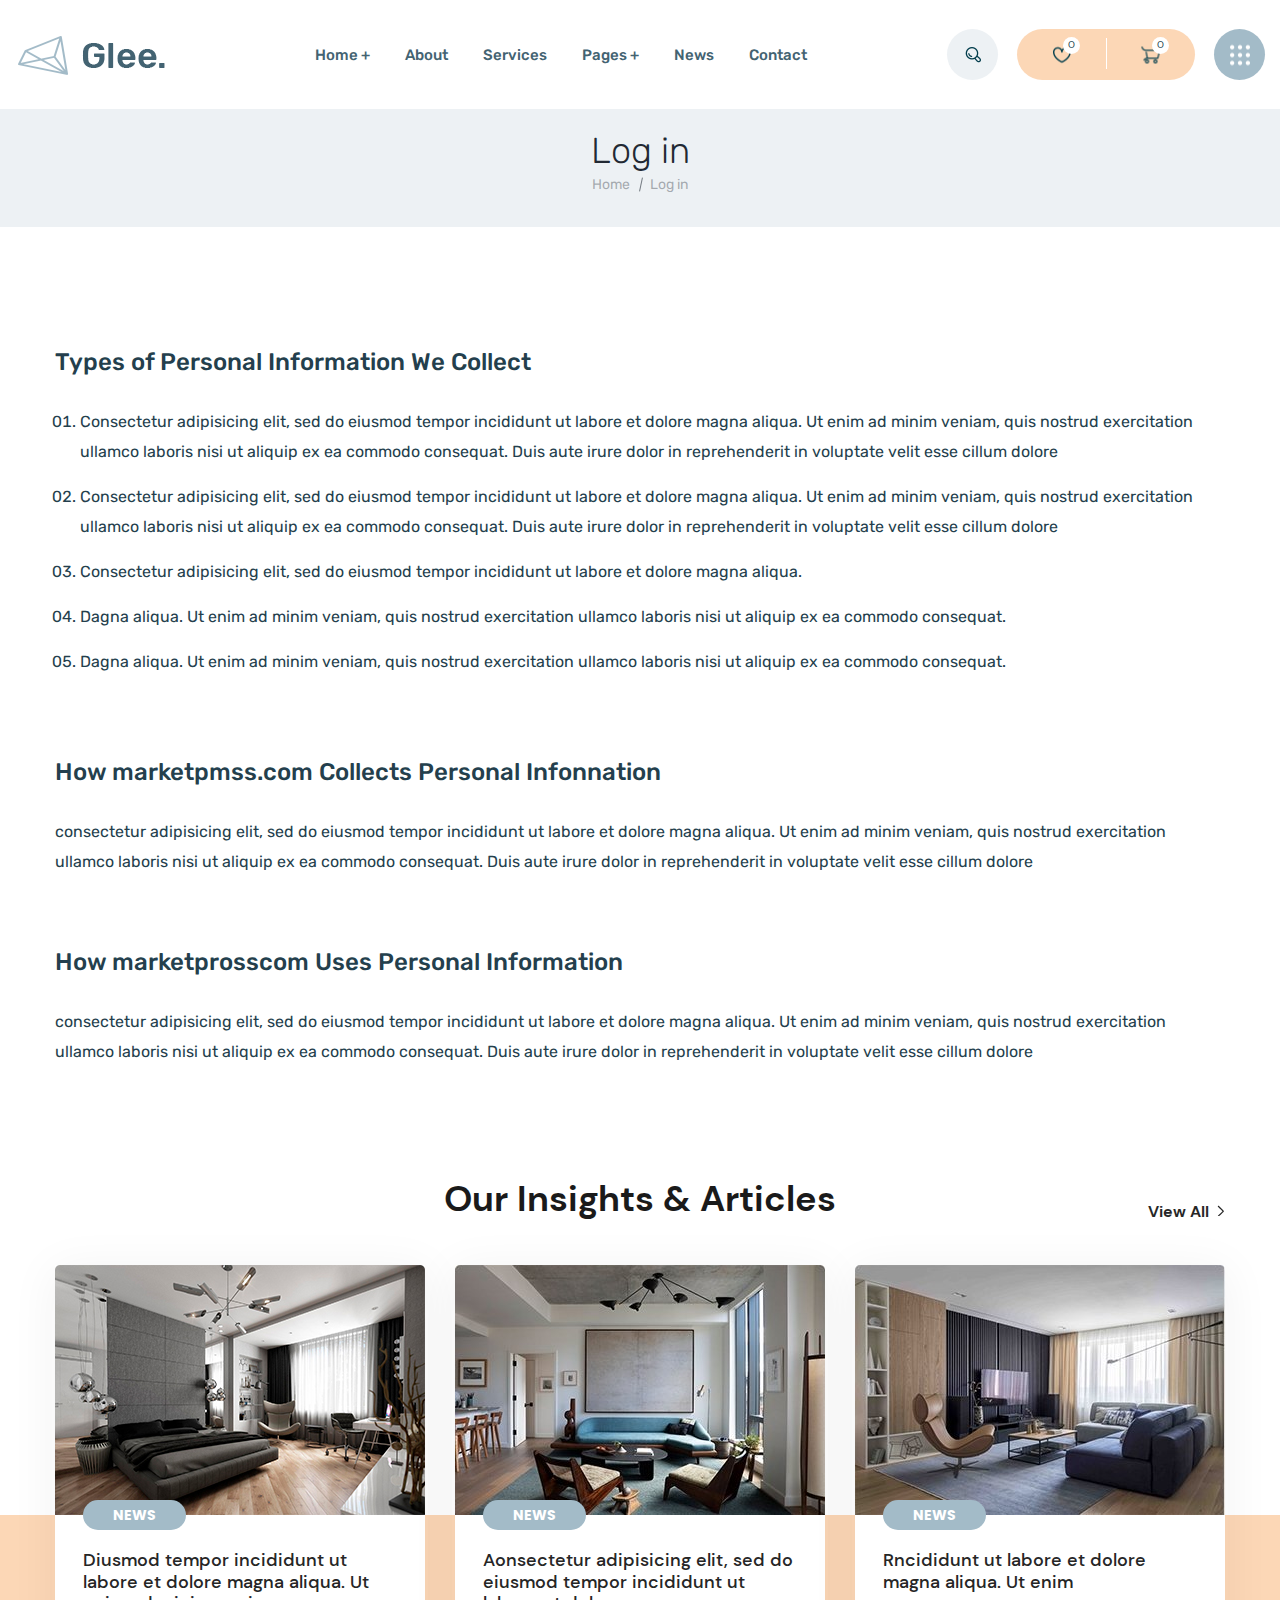
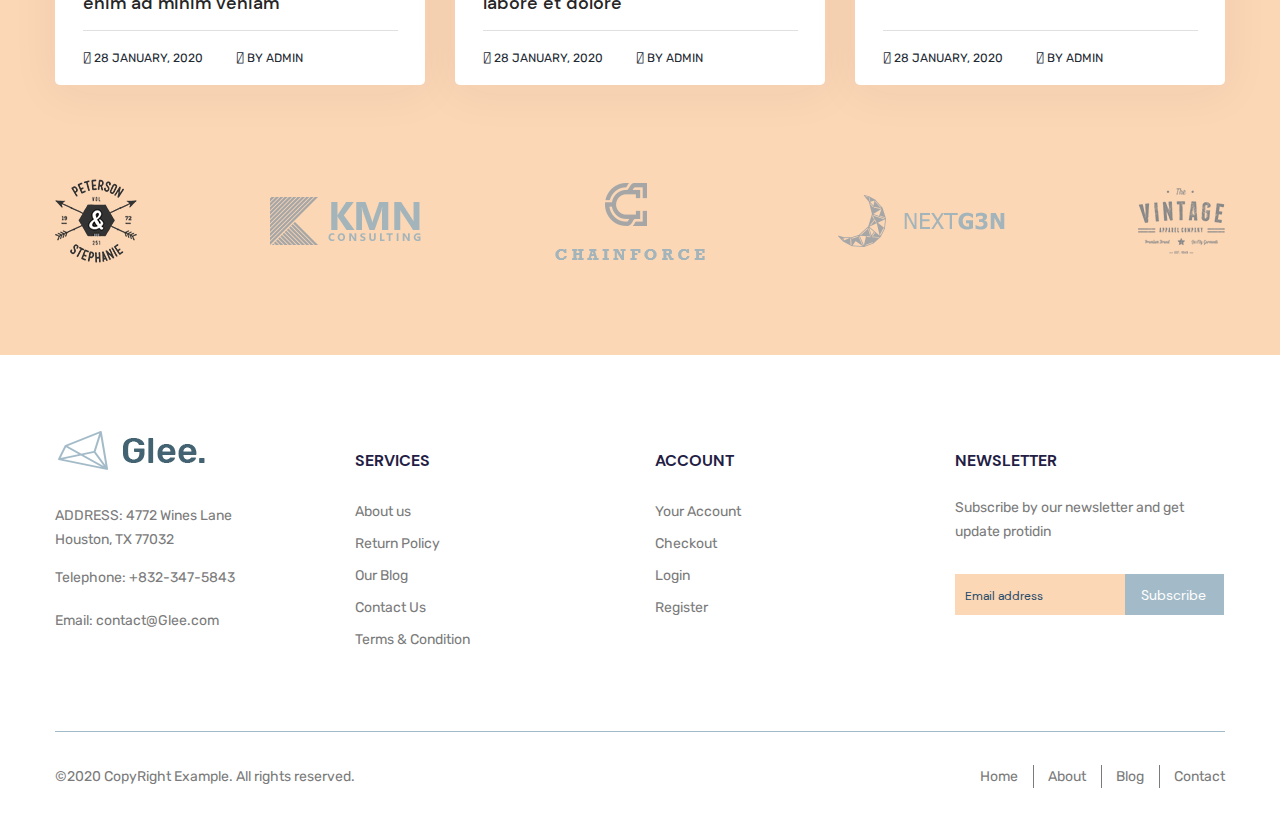
<file: terms-condition.html>
<!DOCTYPE html>
<html lang="en">

<head>
  <meta charset="UTF-8">
  <meta http-equiv="X-UA-Compatible" content="IE=edge">
  <meta name="viewport" content="width=device-width, initial-scale=1.0">
  <title>Glee</title>
  <link rel="stylesheet" href="css/terms-condition.min.css">
  <link rel="stylesheet" href="css/style.min.css">
</head>

<body>

  <header class="header">
  <div class="container-max">
    <div class="header__top">
      <a class="logo" href="#">
        <img class="logo__img" src="images/logo1.svg" alt="logo">
        
      </a>
      <nav class="menu header__menu">
        <button class="menu__burger">
        <span></span>
        </button>
        <ul class="menu__list">
          <li class="menu__list-item">
            <a class="menu__list-link" href="#">Home +</a>
          </li>
          <li class="menu__list-item">
            <a class="menu__list-link" href="#">About</a>
          </li>
          <li class="menu__list-item">
            <a class="menu__list-link" href="#">Services</a>
          </li>
          <li class="menu__list-item">
            <a class="menu__list-link" href="#">Pages +</a>
          </li>
          <li class="menu__list-item">
            <a class="menu__list-link" href="#">News</a>
          </li>
          <li class="menu__list-item">
            <a class="menu__list-link" href="#">Contact</a>
          </li>
        </ul>
      </nav>
      <div class="user-nav">
        <a class="user-nav__link user-nav__link--search" href="#">
          <img class="user-nav__img" src="images/icon/icon.png" alt="search icon">
        </a>
        <div class="user-nav__link-box">
          <a class="user-nav__link" href="#">
            <img class="user-nav__img" src="images/icon/heart.png" alt="heart icon">
            <span class="user-nav__span">0</span>
          </a>
          <a class="user-nav__link" href="#">
            <img class="user-nav__img" src="images/icon/cart.png" alt="cart icon">
            <span class="user-nav__span">0</span>
          </a>
        </div>
        <a class="user-nav__link user-nav__link--dial" href="#">
          <img class="user-nav__img" src="images/icon/dial.png" alt="dial icon">
        </a>
      </div>
    </div>
  </div>
</header>


  <main class="main">

    <section class="top">
      <div class="top-container">
        <h2 class="top__title">
          Log in
        </h2>
        <div class="breadcrambs">
          <ul class="breadcrambs__list">
            <li class="breadcrambs__item">
              <a class="breadcrambs__link" href="#">
              Home
            </a>
            </li>
            <li class="breadcrambs__item">
              <a class="breadcrambs__link" href="#">
                Log in
            </a>
            </li>
          </ul>
        </div>
      </div>
    </section>


    <section class="terms">
      <div class="container-min">
        <h3 class="terms__title">
          Types of Personal Information We Collect
        </h3>
        <ol class="terms__list">
          <li class="terms__list-item">
            Consectetur adipisicing elit, sed do eiusmod tempor incididunt ut labore et dolore magna aliqua. Ut enim ad
            minim veniam, quis nostrud exercitation ullamco laboris nisi ut aliquip ex ea commodo consequat. Duis aute
            irure dolor in reprehenderit in voluptate velit esse cillum dolore
          </li>
          <li class="terms__list-item">
            Consectetur adipisicing elit, sed do eiusmod tempor incididunt ut labore et dolore magna aliqua. Ut enim ad
            minim veniam, quis nostrud exercitation ullamco laboris nisi ut aliquip ex ea commodo consequat. Duis aute
            irure dolor in reprehenderit in voluptate velit esse cillum dolore
          </li>
          <li class="terms__list-item">
            Consectetur adipisicing elit, sed do eiusmod tempor incididunt ut labore et dolore magna aliqua.
          </li>
          <li class="terms__list-item">
            Dagna aliqua. Ut enim ad minim veniam, quis nostrud exercitation ullamco laboris nisi ut aliquip ex ea
            commodo consequat.
          </li>
          <li class="terms__list-item">
            Dagna aliqua. Ut enim ad minim veniam, quis nostrud exercitation ullamco laboris nisi ut aliquip ex ea
            commodo consequat.
          </li>

        </ol>

        <h3 class="terms__title">
          How marketpmss.com Collects Personal Infonnation
        </h3>
        <p class="terms__text">
          consectetur adipisicing elit, sed do eiusmod tempor incididunt ut labore et dolore magna aliqua. Ut enim ad
          minim veniam, quis nostrud exercitation ullamco laboris nisi ut aliquip ex ea commodo consequat. Duis aute
          irure dolor in reprehenderit in voluptate velit esse cillum dolore
        </p>
        <h3 class="terms__title">
         How marketprosscom Uses Personal Information
        </h3>
        <p class="terms__text">
          consectetur adipisicing elit, sed do eiusmod tempor incididunt ut labore et dolore magna aliqua. Ut enim ad
          minim veniam, quis nostrud exercitation ullamco laboris nisi ut aliquip ex ea commodo consequat. Duis aute
          irure dolor in reprehenderit in voluptate velit esse cillum dolore
        </p>
      </div>
    </section>

  <section class="blog">
       <div class="container-min">
         <div class="blog__inner">
           <h2 class="blog__title title">
            Our Insights & Articles
           </h2>
           <a class="blog__link" href="#">
             View All
           </a>
           <div class="blog__items">

             <div class="blog__item">

               <img class="blog__img" src="images/blog/1.jpg" alt="articles image">
               <div class="blog__item-content">
                <div class="blog__category">
                  NEWS
                </div>
                <a class="blog__item-title" href="#">
                  Diusmod tempor incididunt ut labore et dolore magna aliqua. Ut enim ad minim veniam
                </a>


                <div class="blog__info">
                  <a class="blog__info-item blog__info-item--date" href="#">
                     28 JANUARY, 2020
                  </a>
                  <a class="blog__info-item blog__info-item--autor" href="#">
                     BY ADMIN
                  </a>
                </div>
               </div>
               
             </div>
             <div class="blog__item">
                <img class="blog__img" src="images/blog/2.jpg" alt="articles image">
                <div class="blog__item-content">
                  <div class="blog__category">
                    NEWS
                  </div>
                  <a class="blog__item-title" href="#">
                    Aonsectetur adipisicing elit, sed do eiusmod tempor incididunt ut labore et dolore
                  </a>


                  <div class="blog__info">
                    <a class="blog__info-item blog__info-item--date" href="#">
                       28 JANUARY, 2020
                    </a>
                    <a class="blog__info-item blog__info-item--autor" href="#">
                       BY ADMIN
                    </a>
                  </div>
                </div>
             </div>
             <div class="blog__item">
                <img class="blog__img" src="images/blog/3.jpg" alt="articles image">
                <div class="blog__item-content">
                  <div class="blog__category">
                    NEWS
                  </div>
                  <a class="blog__item-title" href="#">
                    Rncididunt ut labore et dolore magna aliqua. Ut enim
                  </a>


                  <div class="blog__info">
                    <a class="blog__info-item blog__info-item--date" href="#">
                       28 JANUARY, 2020
                    </a>
                    <a class="blog__info-item blog__info-item--autor" href="#">
                       BY ADMIN
                    </a>
                  </div>
                </div>
             </div>

           </div>
         </div>
       </div>
     </section>
   <div class="partners">
       <div class="container-min">
         <div class="partners__items">

            <div class="partners__item">
            <a class="partners__link" href="#">
             <img class="partners__img" src="images/partners/1.png" alt="partners image">
          </a>
            </div>
            <div class="partners__item">
            <a class="partners__link" href="#">
             <img class="partners__img" src="images/partners/2.png" alt="partners image">
          </a>
            </div>
            <div class="partners__item">
            <a class="partners__link" href="#">
             <img class="partners__img" src="images/partners/3.png" alt="partners image">
          </a>
            </div>
            <div class="partners__item">
            <a class="partners__link" href="#">
             <img class="partners__img" src="images/partners/4.png" alt="partners image">
          </a>
            </div>
            <div class="partners__item">
            <a class="partners__link" href="#">
             <img class="partners__img" src="images/partners/5.png" alt="partners image">
          </a>
            </div>


           </div>
         </div>
       </div>
     </div>
  </main>

 <footer class="footer">
   <div class="container-min">
     <div class="footer-top">
       <div class="footer-top__item footer-top__contact ">
         <a class="logo footer__logo" href="#">
           <img class="logo__img" src="images/logo1.svg" alt="logo">
         </a>
         <a class="footer-top__address" href="#">
           ADDRESS: 4772 Wines Lane
           Houston, TX 77032
         </a>
         <a class="footer-top__phone" href="tel:+8323475843">Telephone: +832-347-5843</a>
         <a class="footer-top__email" href="mailto:contact@Glee.com">Email: contact@Glee.com</a>
       </div>
       <div class="footer-top__item footer-top__nav">
         <h4 class="footer-top__title">
           Services
         </h4>
         <ul class="footer-top__list">
           <li class="footer-top__list-item">
             <a class="footer-top__link" href="#">
               About us
             </a>
           </li>
           <li class="footer-top__list-item">
             <a class="footer-top__link" href="#">
               Return Policy
             </a>
           </li>
           <li class="footer-top__list-item">
             <a class="footer-top__link" href="#">
               Our Blog
             </a>
           </li>
           <li class="footer-top__list-item">
             <a class="footer-top__link" href="#">
               Contact Us
             </a>
           </li>
           <li class="footer-top__list-item">
             <a class="footer-top__link" href="#">
               Terms & Condition
             </a>
           </li>
         </ul>
       </div>
       <div class="footer-top__item footer-top__nav">
         <h4 class="footer-top__title">
           Account
         </h4>
         <ul class="footer-top__list">
           <li class="footer-top__list-item">
             <a class="footer-top__link" href="#">
               Your Account
             </a>
           </li>
           <li class="footer-top__list-item">
             <a class="footer-top__link" href="#">
               Checkout
             </a>
           </li>
           <li class="footer-top__list-item">
             <a class="footer-top__link" href="#">
               Login
             </a>
           </li>
           <li class="footer-top__list-item">
             <a class="footer-top__link" href="#">
               Register
             </a>
           </li>

         </ul>
       </div>
       <div class="footer-top__item footer-top__form">
         <h4 class="footer-top__form-title">newsletter</h4>
         <form class="footer-form" action="#">
           <p class="footer-form__text">
             Subscribe by our newsletter and get
             update protidin
           </p>
           <input class="footer-form__input" type="email" placeholder="Email address">
           <button class="footer-form__button" type="submit">
             Subscribe
           </button>
         </form>

       </div>
     </div>
     <div class="footer-bottom">
       <div class="footer-bottom__copy">
         ©2020 CopyRight Example. All rights reserved.
       </div>
       <div class="footer-bottom__nav">
         <ul class="footer-bottom__nav-list">
           <li class="footer-bottom__nav-item">
             <a class="footer-bottom__nav-ink" href="#">
               Home
             </a>
           </li>
           <li class="footer-bottom__nav-item">
             <a class="footer-bottom__nav-ink" href="#">
               About
             </a>
           </li>
           <li class="footer-bottom__nav-item">
             <a class="footer-bottom__nav-ink" href="#">
               Blog
             </a>
           </li>
           <li class="footer-bottom__nav-item">
             <a class="footer-bottom__nav-ink" href="#">
               Contact
             </a>
           </li>
         </ul>
       </div>
     </div>
   </div>
 </footer>


  <script src="js/main.min.js"></script>
</body>

</html>
</file>
<file: css/index.min.css>
.blog__link,.design__item,.products__content-price,.top-slider__title,.footer-top__form-title,.footer-top__title,.title,.design__btn,.products__btn{font-family:"DM Sans",sans-serif;font-weight:700}.footer-form__input::-webkit-input-placeholder{font-family:"DM Sans",sans-serif;font-weight:400}.footer-form__input::-moz-placeholder{font-family:"DM Sans",sans-serif;font-weight:400}.footer-form__input:-ms-input-placeholder{font-family:"DM Sans",sans-serif;font-weight:400}.footer-form__input::-ms-input-placeholder{font-family:"DM Sans",sans-serif;font-weight:400}.top-slider__text,.footer-form__button,.footer-form__input::placeholder,.user-nav__span{font-family:"DM Sans",sans-serif;font-weight:400}.blog__item-title,.products__content-title,body{font-family:"DM Sans",sans-serif;font-weight:500}.features__btn,.top-slider .slick-dots li button,.top-slider__top-btn,.top-slider__top-title,.menu__list-link,.logo__span{font-family:"Rubik",sans-serif;font-weight:500}.blog__info-item,.features__text,.top-slider__top-text,.pagination__link,.pagination__next,.breadcrambs__link,.footer-bottom__nav-ink,.footer-bottom__copy,.footer-form__text,.footer-top__link,.footer-top__address,.footer-top__phone,.footer-top__email{font-family:"Rubik",sans-serif;font-weight:400}.blog__category{font-family:"Poppins",sans-serif;font-weight:700}.footer-bottom__nav-ink,.footer-bottom__copy,.footer-form__text,.footer-top__link,.footer-top__address,.footer-top__phone,.footer-top__email{font-size:14px;line-height:24px;color:#7b7b7b}.design__btn,.products__btn{border:none;background-color:transparent;font-size:16px;line-height:1.2;font-weight:700;color:#7b7b7b}@font-face{font-family:"DM Sans";font-weight:700;font-style:normal;src:local("DMSans-Bold"),url("../fonts/DMSans-Bold.woff2") format("woff2"),url("../fonts/DMSans-Bold.woff") format("woff");font-display:swap}@font-face{font-family:"DM Sans";font-weight:500;font-style:normal;src:local("DMSans-Medium"),url("../fonts/DMSans-Medium.woff2") format("woff2"),url("../fonts/DMSans-Medium.woff") format("woff");font-display:swap}@font-face{font-family:"DM Sans";font-weight:400;font-style:normal;src:local("DMSans-Regular"),url("../fonts/DMSans-Regular.woff2") format("woff2"),url("../fonts/DMSans-Regular.woff") format("woff");font-display:swap}@font-face{font-family:"Rubik";font-weight:400;font-style:normal;src:local("Rubik-Regular"),url("../fonts/Rubik-Regular.woff2") format("woff2"),url("../fonts/Rubik-Regular.woff") format("woff");font-display:swap}@font-face{font-family:"Rubik";font-weight:500;font-style:normal;src:local("Rubik-Medium"),url("../fonts/Rubik-Medium.woff2") format("woff2"),url("../fonts/Rubik-Medium.woff") format("woff");font-display:swap}@font-face{font-family:"Rubik";font-weight:300;font-style:normal;src:local("Rubik-Light"),url("../fonts/Rubik-Light.woff2") format("woff2"),url("../fonts/Rubik-Light.woff") format("woff");font-display:swap}@font-face{font-family:"Rubik";font-weight:700;font-style:normal;src:local("Rubik-Bold"),url("../fonts/Rubik-Bold.woff2") format("woff2"),url("../fonts/Rubik-Bold.woff") format("woff");font-display:swap}@font-face{font-family:"Poppins";font-weight:700;font-style:normal;src:local("Poppins-Bold"),url("../fonts/Poppins-Bold.woff2") format("woff2"),url("../fonts/Poppins-Bold.woff") format("woff");font-display:swap}@font-face{font-family:"Poppins";font-weight:600;font-style:normal;src:local("Poppins-SemiBold"),url("../fonts/Poppins-SemiBold.woff2") format("woff2"),url("../fonts/Poppins-SemiBold.woff") format("woff");font-display:swap}html{-webkit-box-sizing:border-box;box-sizing:border-box}*,*::after,*::before{-webkit-box-sizing:inherit;box-sizing:inherit}ul,ol[class]{padding:0}body,h1,h2,h3,h4,h5,h6,p,ul,ol,li,figure,figcaption,blockquote,dl,dd{margin:0}ul[class]{list-style:none}img{max-width:100%;display:block}input,button,textarea,select{font:inherit}a{text-decoration:none}.slick-slider{position:relative;display:block;-webkit-box-sizing:border-box;box-sizing:border-box;-webkit-touch-callout:none;-webkit-user-select:none;-moz-user-select:none;-ms-user-select:none;user-select:none;-ms-touch-action:pan-y;touch-action:pan-y;-webkit-tap-highlight-color:transparent}.slick-list{position:relative;overflow:hidden;display:block;margin:0;padding:0}.slick-list:focus{outline:none}.slick-list.dragging{cursor:pointer;cursor:hand}.slick-slider .slick-track,.slick-slider .slick-list{-webkit-transform:translate3d(0, 0, 0);-ms-transform:translate3d(0, 0, 0);transform:translate3d(0, 0, 0)}.slick-track{position:relative;left:0;top:0;display:block;margin-left:auto;margin-right:auto}.slick-track:before,.slick-track:after{content:"";display:table}.slick-track:after{clear:both}.slick-loading .slick-track{visibility:hidden}.slick-slide{float:left;height:100%;min-height:1px;display:none}[dir=rtl] .slick-slide{float:right}.slick-slide img{display:block}.slick-slide.slick-loading img{display:none}.slick-slide.dragging img{pointer-events:none}.slick-initialized .slick-slide{display:block}.slick-loading .slick-slide{visibility:hidden}.slick-vertical .slick-slide{display:block;height:auto;border:1px solid transparent}.slick-arrow.slick-hidden{display:none}body.compensate-for-scrollbar{overflow:hidden}.fancybox-active{height:auto}.fancybox-is-hidden{left:-9999px;margin:0;position:absolute !important;top:-9999px;visibility:hidden}.fancybox-container{-webkit-backface-visibility:hidden;height:100%;left:0;outline:none;position:fixed;-webkit-tap-highlight-color:transparent;top:0;-ms-touch-action:manipulation;touch-action:manipulation;-webkit-transform:translateZ(0);transform:translateZ(0);width:100%;z-index:99992}.fancybox-container *{-webkit-box-sizing:border-box;box-sizing:border-box}.fancybox-outer,.fancybox-inner,.fancybox-bg,.fancybox-stage{bottom:0;left:0;position:absolute;right:0;top:0}.fancybox-outer{-webkit-overflow-scrolling:touch;overflow-y:auto}.fancybox-bg{background:rgb(30, 30, 30);opacity:0;-webkit-transition-duration:inherit;-o-transition-duration:inherit;transition-duration:inherit;-webkit-transition-property:opacity;-o-transition-property:opacity;transition-property:opacity;-webkit-transition-timing-function:cubic-bezier(0.47, 0, 0.74, 0.71);-o-transition-timing-function:cubic-bezier(0.47, 0, 0.74, 0.71);transition-timing-function:cubic-bezier(0.47, 0, 0.74, 0.71)}.fancybox-is-open .fancybox-bg{opacity:.9;-webkit-transition-timing-function:cubic-bezier(0.22, 0.61, 0.36, 1);-o-transition-timing-function:cubic-bezier(0.22, 0.61, 0.36, 1);transition-timing-function:cubic-bezier(0.22, 0.61, 0.36, 1)}.fancybox-infobar,.fancybox-toolbar,.fancybox-caption,.fancybox-navigation .fancybox-button{direction:ltr;opacity:0;position:absolute;-webkit-transition:opacity .25s ease,visibility 0s ease .25s;-o-transition:opacity .25s ease,visibility 0s ease .25s;transition:opacity .25s ease,visibility 0s ease .25s;visibility:hidden;z-index:99997}.fancybox-show-infobar .fancybox-infobar,.fancybox-show-toolbar .fancybox-toolbar,.fancybox-show-caption .fancybox-caption,.fancybox-show-nav .fancybox-navigation .fancybox-button{opacity:1;-webkit-transition:opacity .25s ease 0s,visibility 0s ease 0s;-o-transition:opacity .25s ease 0s,visibility 0s ease 0s;transition:opacity .25s ease 0s,visibility 0s ease 0s;visibility:visible}.fancybox-infobar{color:#ccc;font-size:13px;-webkit-font-smoothing:subpixel-antialiased;height:44px;left:0;line-height:44px;min-width:44px;mix-blend-mode:difference;padding:0 10px;pointer-events:none;top:0;-webkit-touch-callout:none;-webkit-user-select:none;-moz-user-select:none;-ms-user-select:none;user-select:none}.fancybox-toolbar{right:0;top:0}.fancybox-stage{direction:ltr;overflow:visible;-webkit-transform:translateZ(0);transform:translateZ(0);z-index:99994}.fancybox-is-open .fancybox-stage{overflow:hidden}.fancybox-slide{-webkit-backface-visibility:hidden;display:none;height:100%;left:0;outline:none;overflow:auto;-webkit-overflow-scrolling:touch;padding:44px;position:absolute;text-align:center;top:0;-webkit-transition-property:opacity,-webkit-transform;transition-property:opacity,-webkit-transform;-o-transition-property:transform,opacity;transition-property:transform,opacity;transition-property:transform,opacity,-webkit-transform;white-space:normal;width:100%;z-index:99994}.fancybox-slide::before{content:"";display:inline-block;font-size:0;height:100%;vertical-align:middle;width:0}.fancybox-is-sliding .fancybox-slide,.fancybox-slide--previous,.fancybox-slide--current,.fancybox-slide--next{display:block}.fancybox-slide--image{overflow:hidden;padding:44px 0}.fancybox-slide--image::before{display:none}.fancybox-slide--html{padding:6px}.fancybox-content{background:#fff;display:inline-block;margin:0;max-width:100%;overflow:auto;-webkit-overflow-scrolling:touch;padding:44px;position:relative;text-align:left;vertical-align:middle}.fancybox-slide--image .fancybox-content{-webkit-animation-timing-function:cubic-bezier(0.5, 0, 0.14, 1);animation-timing-function:cubic-bezier(0.5, 0, 0.14, 1);-webkit-backface-visibility:hidden;background:transparent;background-repeat:no-repeat;background-size:100% 100%;left:0;max-width:none;overflow:visible;padding:0;position:absolute;top:0;-ms-transform-origin:top left;-webkit-transform-origin:top left;transform-origin:top left;-webkit-transition-property:opacity,-webkit-transform;transition-property:opacity,-webkit-transform;-o-transition-property:transform,opacity;transition-property:transform,opacity;transition-property:transform,opacity,-webkit-transform;-webkit-user-select:none;-moz-user-select:none;-ms-user-select:none;user-select:none;z-index:99995}.fancybox-can-zoomOut .fancybox-content{cursor:-webkit-zoom-out;cursor:zoom-out}.fancybox-can-zoomIn .fancybox-content{cursor:-webkit-zoom-in;cursor:zoom-in}.fancybox-can-swipe .fancybox-content,.fancybox-can-pan .fancybox-content{cursor:-webkit-grab;cursor:grab}.fancybox-is-grabbing .fancybox-content{cursor:-webkit-grabbing;cursor:grabbing}.fancybox-container [data-selectable=true]{cursor:text}.fancybox-image,.fancybox-spaceball{background:transparent;border:0;height:100%;left:0;margin:0;max-height:none;max-width:none;padding:0;position:absolute;top:0;-webkit-user-select:none;-moz-user-select:none;-ms-user-select:none;user-select:none;width:100%}.fancybox-spaceball{z-index:1}.fancybox-slide--video .fancybox-content,.fancybox-slide--map .fancybox-content,.fancybox-slide--pdf .fancybox-content,.fancybox-slide--iframe .fancybox-content{height:100%;overflow:visible;padding:0;width:100%}.fancybox-slide--video .fancybox-content{background:#000}.fancybox-slide--map .fancybox-content{background:#e5e3df}.fancybox-slide--iframe .fancybox-content{background:#fff}.fancybox-video,.fancybox-iframe{background:transparent;border:0;display:block;height:100%;margin:0;overflow:hidden;padding:0;width:100%}.fancybox-iframe{left:0;position:absolute;top:0}.fancybox-error{background:#fff;cursor:default;max-width:400px;padding:40px;width:100%}.fancybox-error p{color:#444;font-size:16px;line-height:20px;margin:0;padding:0}.fancybox-button{background:rgba(30, 30, 30, 0.6);border:0;border-radius:0;-webkit-box-shadow:none;box-shadow:none;cursor:pointer;display:inline-block;height:44px;margin:0;padding:10px;position:relative;-webkit-transition:color .2s;-o-transition:color .2s;transition:color .2s;vertical-align:top;visibility:inherit;width:44px}.fancybox-button,.fancybox-button:visited,.fancybox-button:link{color:#ccc}.fancybox-button:hover{color:#fff}.fancybox-button:focus{outline:none}.fancybox-button.fancybox-focus{outline:1px dotted}.fancybox-button[disabled],.fancybox-button[disabled]:hover{color:#888;cursor:default;outline:none}.fancybox-button div{height:100%}.fancybox-button svg{display:block;height:100%;overflow:visible;position:relative;width:100%}.fancybox-button svg path{fill:currentColor;stroke-width:0}.fancybox-button--play svg:nth-child(2),.fancybox-button--fsenter svg:nth-child(2){display:none}.fancybox-button--pause svg:nth-child(1),.fancybox-button--fsexit svg:nth-child(1){display:none}.fancybox-progress{background:#ff5268;height:2px;left:0;position:absolute;right:0;top:0;-ms-transform:scaleX(0);-webkit-transform:scaleX(0);transform:scaleX(0);-ms-transform-origin:0;-webkit-transform-origin:0;transform-origin:0;-webkit-transition-property:-webkit-transform;transition-property:-webkit-transform;-o-transition-property:transform;transition-property:transform;transition-property:transform, -webkit-transform;-webkit-transition-timing-function:linear;-o-transition-timing-function:linear;transition-timing-function:linear;z-index:99998}.fancybox-close-small{background:transparent;border:0;border-radius:0;color:#ccc;cursor:pointer;opacity:.8;padding:8px;position:absolute;right:-12px;top:-44px;z-index:401}.fancybox-close-small:hover{color:#fff;opacity:1}.fancybox-slide--html .fancybox-close-small{color:currentColor;padding:10px;right:0;top:0}.fancybox-slide--image.fancybox-is-scaling .fancybox-content{overflow:hidden}.fancybox-is-scaling .fancybox-close-small,.fancybox-is-zoomable.fancybox-can-pan .fancybox-close-small{display:none}.fancybox-navigation .fancybox-button{background-clip:content-box;height:100px;opacity:0;position:absolute;top:calc(50% - 50px);width:70px}.fancybox-navigation .fancybox-button div{padding:7px}.fancybox-navigation .fancybox-button--arrow_left{left:0;left:env(safe-area-inset-left);padding:31px 26px 31px 6px}.fancybox-navigation .fancybox-button--arrow_right{padding:31px 6px 31px 26px;right:0;right:env(safe-area-inset-right)}.fancybox-caption{background:-webkit-gradient(linear, left bottom, left top, from(rgba(0, 0, 0, 0.85)), color-stop(50%, rgba(0, 0, 0, 0.3)), color-stop(65%, rgba(0, 0, 0, 0.15)), color-stop(75.5%, rgba(0, 0, 0, 0.075)), color-stop(82.85%, rgba(0, 0, 0, 0.037)), color-stop(88%, rgba(0, 0, 0, 0.019)), to(rgba(0, 0, 0, 0)));background:-o-linear-gradient(bottom, rgba(0, 0, 0, 0.85) 0%, rgba(0, 0, 0, 0.3) 50%, rgba(0, 0, 0, 0.15) 65%, rgba(0, 0, 0, 0.075) 75.5%, rgba(0, 0, 0, 0.037) 82.85%, rgba(0, 0, 0, 0.019) 88%, rgba(0, 0, 0, 0) 100%);background:linear-gradient(to top, rgba(0, 0, 0, 0.85) 0%, rgba(0, 0, 0, 0.3) 50%, rgba(0, 0, 0, 0.15) 65%, rgba(0, 0, 0, 0.075) 75.5%, rgba(0, 0, 0, 0.037) 82.85%, rgba(0, 0, 0, 0.019) 88%, rgba(0, 0, 0, 0) 100%);bottom:0;color:#eee;font-size:14px;font-weight:400;left:0;line-height:1.5;padding:75px 44px 25px 44px;pointer-events:none;right:0;text-align:center;z-index:99996}@supports(padding: 0px){.fancybox-caption{padding:75px max(44px,env(safe-area-inset-right)) max(25px,env(safe-area-inset-bottom)) max(44px,env(safe-area-inset-left))}}.fancybox-caption--separate{margin-top:-50px}.fancybox-caption__body{max-height:50vh;overflow:auto;pointer-events:all}.fancybox-caption a,.fancybox-caption a:link,.fancybox-caption a:visited{color:#ccc;text-decoration:none}.fancybox-caption a:hover{color:#fff;text-decoration:underline}.fancybox-loading{-webkit-animation:fancybox-rotate 1s linear infinite;animation:fancybox-rotate 1s linear infinite;background:transparent;border:4px solid #888;border-bottom-color:#fff;border-radius:50%;height:50px;left:50%;margin:-25px 0 0 -25px;opacity:.7;padding:0;position:absolute;top:50%;width:50px;z-index:99999}@-webkit-keyframes fancybox-rotate{100%{-webkit-transform:rotate(360deg);transform:rotate(360deg)}}@keyframes fancybox-rotate{100%{-webkit-transform:rotate(360deg);transform:rotate(360deg)}}.fancybox-animated{-webkit-transition-timing-function:cubic-bezier(0, 0, 0.25, 1);-o-transition-timing-function:cubic-bezier(0, 0, 0.25, 1);transition-timing-function:cubic-bezier(0, 0, 0.25, 1)}.fancybox-fx-slide.fancybox-slide--previous{opacity:0;-webkit-transform:translate3d(-100%, 0, 0);transform:translate3d(-100%, 0, 0)}.fancybox-fx-slide.fancybox-slide--next{opacity:0;-webkit-transform:translate3d(100%, 0, 0);transform:translate3d(100%, 0, 0)}.fancybox-fx-slide.fancybox-slide--current{opacity:1;-webkit-transform:translate3d(0, 0, 0);transform:translate3d(0, 0, 0)}.fancybox-fx-fade.fancybox-slide--previous,.fancybox-fx-fade.fancybox-slide--next{opacity:0;-webkit-transition-timing-function:cubic-bezier(0.19, 1, 0.22, 1);-o-transition-timing-function:cubic-bezier(0.19, 1, 0.22, 1);transition-timing-function:cubic-bezier(0.19, 1, 0.22, 1)}.fancybox-fx-fade.fancybox-slide--current{opacity:1}.fancybox-fx-zoom-in-out.fancybox-slide--previous{opacity:0;-webkit-transform:scale3d(1.5, 1.5, 1.5);transform:scale3d(1.5, 1.5, 1.5)}.fancybox-fx-zoom-in-out.fancybox-slide--next{opacity:0;-webkit-transform:scale3d(0.5, 0.5, 0.5);transform:scale3d(0.5, 0.5, 0.5)}.fancybox-fx-zoom-in-out.fancybox-slide--current{opacity:1;-webkit-transform:scale3d(1, 1, 1);transform:scale3d(1, 1, 1)}.fancybox-fx-rotate.fancybox-slide--previous{opacity:0;-ms-transform:rotate(-360deg);-webkit-transform:rotate(-360deg);transform:rotate(-360deg)}.fancybox-fx-rotate.fancybox-slide--next{opacity:0;-ms-transform:rotate(360deg);-webkit-transform:rotate(360deg);transform:rotate(360deg)}.fancybox-fx-rotate.fancybox-slide--current{opacity:1;-ms-transform:rotate(0deg);-webkit-transform:rotate(0deg);transform:rotate(0deg)}.fancybox-fx-circular.fancybox-slide--previous{opacity:0;-webkit-transform:scale3d(0, 0, 0) translate3d(-100%, 0, 0);transform:scale3d(0, 0, 0) translate3d(-100%, 0, 0)}.fancybox-fx-circular.fancybox-slide--next{opacity:0;-webkit-transform:scale3d(0, 0, 0) translate3d(100%, 0, 0);transform:scale3d(0, 0, 0) translate3d(100%, 0, 0)}.fancybox-fx-circular.fancybox-slide--current{opacity:1;-webkit-transform:scale3d(1, 1, 1) translate3d(0, 0, 0);transform:scale3d(1, 1, 1) translate3d(0, 0, 0)}.fancybox-fx-tube.fancybox-slide--previous{-webkit-transform:translate3d(-100%, 0, 0) scale(0.1) skew(-10deg);transform:translate3d(-100%, 0, 0) scale(0.1) skew(-10deg)}.fancybox-fx-tube.fancybox-slide--next{-webkit-transform:translate3d(100%, 0, 0) scale(0.1) skew(10deg);transform:translate3d(100%, 0, 0) scale(0.1) skew(10deg)}.fancybox-fx-tube.fancybox-slide--current{-webkit-transform:translate3d(0, 0, 0) scale(1);transform:translate3d(0, 0, 0) scale(1)}@media all and (max-height: 576px){.fancybox-slide{padding-left:6px;padding-right:6px}.fancybox-slide--image{padding:6px 0}.fancybox-close-small{right:-6px}.fancybox-slide--image .fancybox-close-small{background:#4e4e4e;color:#f2f4f6;height:36px;opacity:1;padding:6px;right:0;top:0;width:36px}.fancybox-caption{padding-left:12px;padding-right:12px}@supports(padding: 0px){.fancybox-caption{padding-left:max(12px,env(safe-area-inset-left));padding-right:max(12px,env(safe-area-inset-right))}}}.fancybox-share{background:#f4f4f4;border-radius:3px;max-width:90%;padding:30px;text-align:center}.fancybox-share h1{color:#222;font-size:35px;font-weight:700;margin:0 0 20px 0}.fancybox-share p{margin:0;padding:0}.fancybox-share__button{border:0;border-radius:3px;display:inline-block;font-size:14px;font-weight:700;line-height:40px;margin:0 5px 10px 5px;min-width:130px;padding:0 15px;text-decoration:none;-webkit-transition:all .2s;-o-transition:all .2s;transition:all .2s;-webkit-user-select:none;-moz-user-select:none;-ms-user-select:none;user-select:none;white-space:nowrap}.fancybox-share__button:visited,.fancybox-share__button:link{color:#fff}.fancybox-share__button:hover{text-decoration:none}.fancybox-share__button--fb{background:#3b5998}.fancybox-share__button--fb:hover{background:#344e86}.fancybox-share__button--pt{background:#bd081d}.fancybox-share__button--pt:hover{background:#aa0719}.fancybox-share__button--tw{background:#1da1f2}.fancybox-share__button--tw:hover{background:#0d95e8}.fancybox-share__button svg{height:25px;margin-right:7px;position:relative;top:-1px;vertical-align:middle;width:25px}.fancybox-share__button svg path{fill:#fff}.fancybox-share__input{background:transparent;border:0;border-bottom:1px solid #d7d7d7;border-radius:0;color:#5d5b5b;font-size:14px;margin:10px 0 0 0;outline:none;padding:10px 15px;width:100%}.fancybox-thumbs{background:#ddd;bottom:0;display:none;margin:0;-webkit-overflow-scrolling:touch;-ms-overflow-style:-ms-autohiding-scrollbar;padding:2px 2px 4px 2px;position:absolute;right:0;-webkit-tap-highlight-color:rgba(0, 0, 0, 0);top:0;width:212px;z-index:99995}.fancybox-thumbs-x{overflow-x:auto;overflow-y:hidden}.fancybox-show-thumbs .fancybox-thumbs{display:block}.fancybox-show-thumbs .fancybox-inner{right:212px}.fancybox-thumbs__list{font-size:0;height:100%;list-style:none;margin:0;overflow-x:hidden;overflow-y:auto;padding:0;position:absolute;position:relative;white-space:nowrap;width:100%}.fancybox-thumbs-x .fancybox-thumbs__list{overflow:hidden}.fancybox-thumbs-y .fancybox-thumbs__list::-webkit-scrollbar{width:7px}.fancybox-thumbs-y .fancybox-thumbs__list::-webkit-scrollbar-track{background:#fff;border-radius:10px;-webkit-box-shadow:inset 0 0 6px rgba(0, 0, 0, 0.3);box-shadow:inset 0 0 6px rgba(0, 0, 0, 0.3)}.fancybox-thumbs-y .fancybox-thumbs__list::-webkit-scrollbar-thumb{background:#2a2a2a;border-radius:10px}.fancybox-thumbs__list a{-webkit-backface-visibility:hidden;backface-visibility:hidden;background-color:rgba(0, 0, 0, 0.1);background-position:center center;background-repeat:no-repeat;background-size:cover;cursor:pointer;float:left;height:75px;margin:2px;max-height:calc(100% - 8px);max-width:calc(50% - 4px);outline:none;overflow:hidden;padding:0;position:relative;-webkit-tap-highlight-color:transparent;width:100px}.fancybox-thumbs__list a::before{border:6px solid #ff5268;bottom:0;content:"";left:0;opacity:0;position:absolute;right:0;top:0;-webkit-transition:all .2s cubic-bezier(0.25, 0.46, 0.45, 0.94);-o-transition:all .2s cubic-bezier(0.25, 0.46, 0.45, 0.94);transition:all .2s cubic-bezier(0.25, 0.46, 0.45, 0.94);z-index:99991}.fancybox-thumbs__list a:focus::before{opacity:.5}.fancybox-thumbs__list a.fancybox-thumbs-active::before{opacity:1}@media all and (max-width: 576px){.fancybox-thumbs{width:110px}.fancybox-show-thumbs .fancybox-inner{right:110px}.fancybox-thumbs__list a{max-width:calc(100% - 10px)}}html,body{height:100%}body{font-size:16px;display:-webkit-box;display:-ms-flexbox;display:flex;-webkit-box-orient:vertical;-webkit-box-direction:normal;-ms-flex-direction:column;flex-direction:column}.main{-webkit-box-flex:1;-ms-flex-positive:1;flex-grow:1}.container-max{max-width:1800px;padding:0 15px;margin:0 auto}.container-min{max-width:1200px;padding:0 15px;margin:0 auto}.title{font-size:36px;line-height:1.2;color:#1a1a1a;text-align:center}.mixitup-control-active{color:#1a1a1a}.breadcrambs{display:-webkit-box;display:-ms-flexbox;display:flex;-webkit-box-pack:center;-ms-flex-pack:center;justify-content:center}.breadcrambs__list{display:-webkit-inline-box;display:-ms-inline-flexbox;display:inline-flex}.breadcrambs__item{padding-right:20px;position:relative}.breadcrambs__item::after{content:"";background-color:#000;position:absolute;top:11px;right:2px;width:14px;height:1px;background-color:rgba(34,41,51,.6);-webkit-transform:rotate(102deg);-ms-transform:rotate(102deg);transform:rotate(102deg)}.breadcrambs__item:last-child{padding-right:0}.breadcrambs__item:last-child::after{display:none}.breadcrambs__link{opacity:.6;font-size:14px;line-height:24px;color:rgba(34,41,51,.6)}.pagination{display:-webkit-box;display:-ms-flexbox;display:flex;-webkit-box-pack:center;-ms-flex-pack:center;justify-content:center;padding-top:75px;-ms-flex-wrap:wrap;flex-wrap:wrap}.pagination__list{display:-webkit-box;display:-ms-flexbox;display:flex}.pagination__item{margin-right:15px}.pagination__link,.pagination__next{font-size:16px;line-height:30px;color:#243f4d;height:50px;border:1px solid #a3bbc8;display:-webkit-box;display:-ms-flexbox;display:flex;-webkit-box-pack:center;-ms-flex-pack:center;justify-content:center;-webkit-box-align:center;-ms-flex-align:center;align-items:center;-webkit-transition:all .3s;-o-transition:all .3s;transition:all .3s}.pagination__link--active,.pagination__next--active{background-color:#a3bbc8;color:#fff}.pagination__link{width:50px}.pagination__next{width:75px}@media(max-width: 556px){.title{font-size:30px;line-height:1}}.header{padding:20px 0}.header__top{display:-webkit-box;display:-ms-flexbox;display:flex;-webkit-box-pack:justify;-ms-flex-pack:justify;justify-content:space-between;-webkit-box-align:center;-ms-flex-align:center;align-items:center;-ms-flex-wrap:wrap;flex-wrap:wrap}.logo__img{display:inline-block}.logo__span{font-size:36px;line-height:58px;color:#436372}.menu__burger{display:none}.menu__list{display:-webkit-box;display:-ms-flexbox;display:flex}.menu__list-item+.menu__list-item{padding-left:35px}.menu__list-link{font-size:15px;line-height:12px;color:#436372}.header__menu{margin-left:auto;margin-right:330px}.user-nav{display:-webkit-box;display:-ms-flexbox;display:flex;-webkit-box-pack:justify;-ms-flex-pack:justify;justify-content:space-between;width:318px;-webkit-box-align:center;-ms-flex-align:center;align-items:center}.user-nav__link{position:relative}.user-nav__link.user-nav__link--search{width:51px;height:51px;border-radius:50%;background-color:#edf1f4}.user-nav__img{position:absolute;max-width:20px;top:50%;left:50%;-webkit-transform:translate(-50%, -50%);-ms-transform:translate(-50%, -50%);transform:translate(-50%, -50%)}.user-nav__link-box{position:relative;display:-webkit-box;display:-ms-flexbox;display:flex;-ms-flex-pack:distribute;justify-content:space-around;width:178px;height:51px;border-radius:26px;background-color:#fcd7b6}.user-nav__link-box::before{content:"";background-color:#fff;position:absolute;top:9px;left:50%;width:1px;height:31px}.user-nav__link.user-nav__link--dial{width:51px;height:51px;border-radius:50%;background-color:#a3bbc8}.user-nav__span{position:absolute;top:8px;right:-18px;display:block;text-align:center;font-size:10px;line-height:16px;color:#243f4d;width:17px;height:17px;border-radius:50%;background-color:#fff}@media(max-width: 1380px){.header__menu{margin-right:auto}}@media(max-width: 1100px){.menu{-webkit-box-ordinal-group:3;-ms-flex-order:2;order:2;margin:0;margin-left:40px}.menu__list{position:absolute;top:109px;width:100%;left:0;-webkit-box-orient:vertical;-webkit-box-direction:normal;-ms-flex-direction:column;flex-direction:column;-webkit-box-align:center;-ms-flex-align:center;align-items:center;background-color:#fff;padding:20px 0;z-index:30;-webkit-transform:translateY(-300%);-ms-transform:translateY(-300%);transform:translateY(-300%);-webkit-transition:all .6s;-o-transition:all .6s;transition:all .6s}.menu__list.menu__list--active{-webkit-transform:translateY(0);-ms-transform:translateY(0);transform:translateY(0)}.menu__list-item+.menu__list-item{padding-left:15px}.menu__list-item{width:100%;text-align:center;padding:0 15px}.menu__list-link{display:block;padding:18px}.menu__burger{border:none;background-color:transparent;padding:0;display:-webkit-box;display:-ms-flexbox;display:flex;-webkit-box-pack:center;-ms-flex-pack:center;justify-content:center;-webkit-box-align:center;-ms-flex-align:center;align-items:center;width:40px;height:30px;position:relative}.menu__burger span{width:100%;height:3px;background-color:#243f4d}.menu__burger::after,.menu__burger::before{content:"";background-color:#243f4d;position:absolute;width:100%;height:3px}.menu__burger::before{top:0}.menu__burger::after{bottom:0}.user-nav{margin-left:auto}}@media(max-width: 660px){.user-nav{width:100%;-webkit-box-pack:end;-ms-flex-pack:end;justify-content:flex-end;margin-top:10px}.user-nav__link-box{margin:0 5px}.menu{-webkit-box-ordinal-group:1;-ms-flex-order:0;order:0}.menu__list{top:171px}}@media(max-width: 375px){.user-nav__link-box{width:160px}}.footer__logo{margin-top:-35px;margin-bottom:20px;display:block}.footer-top{padding:95px 0 75px;display:-webkit-box;display:-ms-flexbox;display:flex;-webkit-box-pack:justify;-ms-flex-pack:justify;justify-content:space-between;-ms-flex-wrap:wrap;flex-wrap:wrap;border-bottom:1px solid #a3bbc8}.footer-top__contact,.footer-top__nav{width:200px}.footer-top__address,.footer-top__phone,.footer-top__email{display:block}.footer-top__address{margin-bottom:10px}.footer-top__phone{line-height:32px;margin-bottom:15px}.footer-top__title{margin-bottom:25px;font-size:16px;line-height:21px;color:#1f2044;text-transform:uppercase}.footer-top__link{display:block;line-height:32px}.footer-top__form{width:270px}.footer-top__form-title{margin-bottom:25px;font-size:16px;line-height:21px;color:#1f2044;text-transform:uppercase}.footer-form__text{margin-bottom:30px}.footer-form__input{border:none;padding:10px;max-width:170px;width:100%;background-color:#fcd7b6}.footer-form__input::-webkit-input-placeholder{font-size:12px;color:#234969}.footer-form__input::-moz-placeholder{font-size:12px;color:#234969}.footer-form__input:-ms-input-placeholder{font-size:12px;color:#234969}.footer-form__input::-ms-input-placeholder{font-size:12px;color:#234969}.footer-form__input::placeholder{font-size:12px;color:#234969}.footer-form__button{border:none;font-size:14px;line-height:21px;color:#fff;padding:11px 18px 9px 16px;background-color:#a3bbc8;margin-left:-4px;cursor:pointer}.footer-bottom{display:-webkit-box;display:-ms-flexbox;display:flex;-webkit-box-pack:justify;-ms-flex-pack:justify;justify-content:space-between;-webkit-box-align:center;-ms-flex-align:center;align-items:center;-ms-flex-wrap:wrap;flex-wrap:wrap;height:90px}.footer-bottom__nav-list{display:-webkit-box;display:-ms-flexbox;display:flex}.footer-bottom__nav-item+.footer-bottom__nav-item{margin-left:30px;position:relative}.footer-bottom__nav-item+.footer-bottom__nav-item::before{content:"";position:absolute;background-color:#7b7b7b;position:absolute;top:0px;bottom:0px;left:-15px;width:1px;height:23px}@media(max-width: 1100px){.footer-top{-webkit-box-pack:start;-ms-flex-pack:start;justify-content:flex-start}.footer-top__form,.footer-top__contact{-webkit-box-ordinal-group:0;-ms-flex-order:-1;order:-1}.footer-top__contact{width:240px}.footer-top__nav{width:100%;margin-top:30px}.footer-top__nav .footer-top__list{display:none}.footer-top__nav .footer-top__title{pointer-events:auto;position:relative;display:inline-block;cursor:pointer;padding-right:15px;margin-bottom:0}.footer-top__nav .footer-top__title::after{content:"+";color:#1f2044;position:absolute;font-size:22px;top:-2px;right:0}.footer-top__nav .footer-top__title.active::after{content:"-"}}@media(max-width: 768px){.footer-top{padding:60px 0 20px}}@media(max-width: 660px){.footer-bottom__nav{width:100%}}@media(max-width: 556px){.footer-top__contact{margin-bottom:30px}.footer-top__title{margin-bottom:10px}}.top-slider__top-item{background-repeat:no-repeat;background-size:cover;background-position:50% 50%}.top-slider__top-content{padding:225px 15px 280px;max-width:1170px;margin:0 auto}.top-slider__top-title{font-size:72px;line-height:70px;color:#243f4d;margin-bottom:45px;max-width:415px}.top-slider__top-text{font-size:18px;line-height:30px;color:#436372;max-width:370px;margin-bottom:20px}.top-slider__top-btn{display:block;width:200px;font-size:15px;line-height:12px;color:#fff;background-color:#a3bbc8;padding:24px 98px 24px 28px;position:relative}.top-slider__top-btn::after{content:"";background:url("../images/icon/btn-arrow.svg") 0 0 no-repeat;position:absolute;top:25px;right:16px;width:23px;height:10px}.top-slider .slick-dots{display:-webkit-box;display:-ms-flexbox;display:flex;position:absolute;left:50%;-webkit-transform:translate(-50%);-ms-transform:translate(-50%);transform:translate(-50%);margin-top:-74px}.top-slider .slick-dots li{margin-right:10px}.top-slider .slick-dots li button{background-color:#fde3cc;border:none;width:29px;height:29px;border-radius:50%;font-size:11px;line-height:9px;color:#243f4d}.top-slider .slick-dots li.slick-active button{background-color:#fff}.top-slider__bottom{background-color:#fef7f0}.top-slider__items{display:-webkit-box;display:-ms-flexbox;display:flex}.top-slider__item{display:-webkit-box;display:-ms-flexbox;display:flex;-webkit-box-orient:vertical;-webkit-box-direction:normal;-ms-flex-direction:column;flex-direction:column;-webkit-box-pack:justify;-ms-flex-pack:justify;justify-content:space-between;padding-left:140px;height:170px;width:100%}.top-slider__item+.top-slider__item{border-left:1px solid rgba(36,63,77,.1)}.top-slider__title{margin-top:auto;font-size:18px;line-height:40px;color:#414141}.top-slider__title-24,.top-slider__title-delivery,.top-slider__title-payment{position:relative}.top-slider__title-24::before,.top-slider__title-delivery::before,.top-slider__title-payment::before{content:"";position:absolute;top:14px;left:-75px;width:55px;height:55px}.top-slider__title-24::before{background:url("../images/icon/24.svg") 0 0 no-repeat}.top-slider__title-delivery::before{background:url("../images/icon/delivery.svg") 0 0 no-repeat}.top-slider__title-payment::before{background:url("../images/icon/payment.svg") 0 0 no-repeat}.top-slider__text{margin-bottom:auto;font-size:16px;line-height:30px;color:#585858;width:215px}@media(max-width: 1150px){.top-slider__items{-webkit-box-orient:vertical;-webkit-box-direction:normal;-ms-flex-direction:column;flex-direction:column;padding-top:15px}.top-slider__item{-webkit-box-align:center;-ms-flex-align:center;align-items:center;padding-left:0;height:100px}.top-slider__item:last-child{margin-bottom:15px}.top-slider .top-slider__item+.top-slider__item{border-left:none}.top-slider__text{text-align:center}.top-slider__title-24::before,.top-slider__title-delivery::before,.top-slider__title-payment::before{background:none}}@media(max-width: 991px){.top-slider__top-item{background-position:0 0}}@media(max-width: 556px){.top-slider__top-title{font-size:50px;line-height:55px;margin-bottom:10px;max-width:285px}}.products{padding:74px 0 80px}.products__title{margin-bottom:40px}.products__filter-btn{display:-webkit-box;display:-ms-flexbox;display:flex;-webkit-box-pack:center;-ms-flex-pack:center;justify-content:center;-ms-flex-wrap:wrap;flex-wrap:wrap;margin-bottom:75px}.products__btn+.products__btn{margin-left:30px}.products__content{display:-ms-grid;display:grid;-ms-grid-columns:(1fr)[4];grid-template-columns:repeat(4, 1fr);grid-gap:40px 30px}.products__content-item{text-align:center;position:relative;display:-webkit-box;display:-ms-flexbox;display:flex;-webkit-box-pack:justify;-ms-flex-pack:justify;justify-content:space-between;-webkit-box-orient:vertical;-webkit-box-direction:normal;-ms-flex-direction:column;flex-direction:column;width:270px;min-height:380px;background-color:#fff;-webkit-box-shadow:0px 6px 47px 3px rgba(37,37,37,.05);box-shadow:0px 6px 47px 3px rgba(37,37,37,.05);border-radius:10px;overflow:hidden}.products__content-item:hover .products__content-links{-webkit-transform:translateY(0);-ms-transform:translateY(0);transform:translateY(0)}.products__content-img{margin:auto 0;-o-object-fit:none;object-fit:none}.products__content-title{font-size:16px;line-height:40px;color:#243f4d;margin-bottom:17px}.products__content-price{font-size:16px;line-height:40px;color:#a3bbc8;margin-bottom:38px}.products__content-links{position:absolute;-webkit-transform:translateY(500%);-ms-transform:translateY(500%);transform:translateY(500%);-webkit-transition:all .5s;-o-transition:all .5s;transition:all .5s;left:0;right:0;top:45%}.products__content-link{margin:0 3px}.products__content-link:hover path{fill:#fff}.products__content-link:hover circle{fill:#a3bbc8}@media(max-width: 1100px){.products__content{-ms-grid-columns:(1fr)[3];grid-template-columns:repeat(3, 1fr);grid-gap:30px 20px}.products__content-item{width:100%}}@media(max-width: 768px){.products__content{-ms-grid-columns:(1fr)[2];grid-template-columns:repeat(2, 1fr);grid-gap:20px 10px}}@media(max-width: 556px){.products__content{-ms-grid-columns:(1fr)[1];grid-template-columns:repeat(1, 1fr)}.products__filter-btn{margin-bottom:35px}.products__btn{margin-bottom:10px}.products .products__btn+.products__btn{margin-left:20px}}.features{padding:75px 0}.features__inner{display:-webkit-box;display:-ms-flexbox;display:flex;-webkit-box-pack:justify;-ms-flex-pack:justify;justify-content:space-between;gap:30px}.features__item{display:-webkit-box;display:-ms-flexbox;display:flex;-webkit-box-pack:center;-ms-flex-pack:center;justify-content:center;-ms-flex-wrap:wrap;flex-wrap:wrap;max-width:870px;width:100%;background-color:#feefe2;color:#243f4d;padding:70px 0 94px}.features__item-content{max-width:340px}.features__img{margin-top:-175px;margin-right:30px;-o-object-fit:none;object-fit:none}.features__title{margin-bottom:15px}.features__text{font-size:16px;line-height:30px;margin-bottom:33px}.features__btn{display:block;width:180px;font-size:15px;line-height:12px;color:#436372;padding:20px 80px 20px 20px;border-radius:5px;border:1px solid #436372;position:relative}.features__btn::after{content:"";background:url("../images/icon/dark-btn-arrow.svg") 0 0 no-repeat;position:absolute;top:21px;right:16px;width:23px;height:10px}@media(max-width: 1250px){.features__inner{-webkit-box-orient:vertical;-webkit-box-direction:normal;-ms-flex-direction:column;flex-direction:column}.features__item{max-width:100%;padding:60px 0 20px}.features__img{margin-top:-84px}}@media(max-width: 660px){.features{max-width:100%;padding:15px;text-align:center}.features__btn{margin:0 auto}.features__item-content{max-width:100%;padding:40px 10px}.features__img{margin-right:0}}.design{padding:25px 0 75px}.design__title{margin-bottom:30px}.design__filter-btn{display:-webkit-box;display:-ms-flexbox;display:flex;-webkit-box-pack:center;-ms-flex-pack:center;justify-content:center;-ms-flex-wrap:wrap;flex-wrap:wrap;margin-bottom:80px}.design__content{display:-ms-grid;display:grid;-ms-grid-columns:(1fr)[3];grid-template-columns:repeat(3, 1fr);grid-gap:40px 30px}.design__btn+.design__btn{margin-left:30px}.design__item{padding:40px 0 0 40px;max-width:370px;width:100%;height:246px;background-color:#f8f8f8;background-repeat:no-repeat;background-position:85% 50%}.design__item-title{display:block;font-size:20px;line-height:1.2;margin-bottom:10px;color:#1a1a1a;width:169px}.design__item-subtitle{color:#a3bbc8;font-size:16px;line-height:1.2}@media(max-width: 1200px){.design__content{-ms-grid-columns:(1fr)[2];grid-template-columns:repeat(2, 1fr);grid-gap:30px 20px}.design__item{max-width:100%;background-position:100% 50%}}@media(max-width: 800px){.design__content{-ms-grid-columns:(1fr)[1];grid-template-columns:repeat(1, 1fr);grid-gap:20px 10px}}@media(max-width: 556px){.design__item{padding:5px 0 0 40px}.design__filter-btn{margin-bottom:35px}.design__btn{margin-bottom:10px}.design .design__btn+.design__btn{margin-left:20px}}.video{min-height:500px;background:url("../images/video-bg.jpg") 50% 50%/cover no-repeat;display:-webkit-box;display:-ms-flexbox;display:flex;-webkit-box-align:center;-ms-flex-align:center;align-items:center;-webkit-box-pack:center;-ms-flex-pack:center;justify-content:center}@media(max-width: 768px){.video{min-height:350px}}@media(max-width: 375px){.video{min-height:250px}}.blog{padding-top:110px;margin-bottom:-170px}.blog__inner{position:relative}.blog__title{text-align:left;margin-bottom:45px}.blog__link{position:absolute;top:25px;right:0;font-size:16px;line-height:1.2;color:#262626;padding-right:16px}.blog__link::after{content:"";background:url("../images/icon/blog-link.svg") 0 0 no-repeat;position:absolute;top:2px;right:0;width:9px;height:12px}.blog__items{display:-webkit-box;display:-ms-flexbox;display:flex;-webkit-box-pack:justify;-ms-flex-pack:justify;justify-content:space-between;-ms-flex-wrap:wrap;flex-wrap:wrap}.blog__item{display:-webkit-box;display:-ms-flexbox;display:flex;-webkit-box-pack:justify;-ms-flex-pack:justify;justify-content:space-between;-webkit-box-orient:vertical;-webkit-box-direction:normal;-ms-flex-direction:column;flex-direction:column;max-width:370px;width:100%;height:420px;-webkit-box-shadow:0px 6px 47px 3px rgba(37,37,37,.05);box-shadow:0px 6px 47px 3px rgba(37,37,37,.05);border-radius:5px;background-color:#fff}.blog__item-content{max-width:315px;margin:-15px auto 0;display:-webkit-box;display:-ms-flexbox;display:flex;-webkit-box-orient:vertical;-webkit-box-direction:normal;-ms-flex-direction:column;flex-direction:column;min-height:185px}.blog__category{width:103px;height:30px;background-color:#a3bbc8;border-radius:15px;font-size:14px;line-height:20px;color:#fff;padding:5px 30px}.blog__item-title{font-size:18px;line-height:1.2;margin:20px 0 auto;color:#262626;display:block}.blog__info{border-top:1px solid #e0e0e0;padding:12px 0}.blog__info-item{font-size:12px;line-height:30px;color:#222933}.blog__info-item--date{margin-right:30px}@media(max-width: 1200px){.blog__items{-webkit-box-pack:center;-ms-flex-pack:center;justify-content:center}.blog__item{margin-bottom:15px}.blog .blog__item+.blog__item{margin-left:10px}.blog__img{-o-object-fit:cover;object-fit:cover}}@media(max-width: 556px){.blog__link{top:50px}}@media(max-width: 375px){.blog__item-content{padding:0 5px}}.partners{background-color:#fcd7b6;min-height:437px;padding:264px 0 92px}.partners__items{display:-webkit-box;display:-ms-flexbox;display:flex;-webkit-box-pack:justify;-ms-flex-pack:justify;justify-content:space-between;-webkit-box-align:center;-ms-flex-align:center;align-items:center;-ms-flex-wrap:wrap;flex-wrap:wrap}@media(max-width: 1100px){.partners{padding:180px 0 62px}.partners__items{-webkit-box-pack:center;-ms-flex-pack:center;justify-content:center}.partners__item{margin-bottom:30px}.partners .partners__item+.partners__item{margin-left:40px}}
</file>
<file: css/about.min.css>
.blog__link,.footer-top__form-title,.footer-top__title,.title{font-family:"DM Sans",sans-serif;font-weight:700}.footer-form__input::-webkit-input-placeholder{font-family:"DM Sans",sans-serif;font-weight:400}.footer-form__input::-moz-placeholder{font-family:"DM Sans",sans-serif;font-weight:400}.footer-form__input:-ms-input-placeholder{font-family:"DM Sans",sans-serif;font-weight:400}.footer-form__input::-ms-input-placeholder{font-family:"DM Sans",sans-serif;font-weight:400}.footer-form__button,.footer-form__input::placeholder,.user-nav__span{font-family:"DM Sans",sans-serif;font-weight:400}.blog__item-title,body{font-family:"DM Sans",sans-serif;font-weight:500}.menu__list-link,.logo__span{font-family:"Rubik",sans-serif;font-weight:500}.blog__info-item,.pagination__link,.pagination__next,.breadcrambs__link,.footer-bottom__nav-ink,.footer-bottom__copy,.footer-form__text,.footer-top__link,.footer-top__address,.footer-top__phone,.footer-top__email{font-family:"Rubik",sans-serif;font-weight:400}.blog__category{font-family:"Poppins",sans-serif;font-weight:700}.footer-bottom__nav-ink,.footer-bottom__copy,.footer-form__text,.footer-top__link,.footer-top__address,.footer-top__phone,.footer-top__email{font-size:14px;line-height:24px;color:#7b7b7b}@font-face{font-family:"DM Sans";font-weight:700;font-style:normal;src:local("DMSans-Bold"),url("../fonts/DMSans-Bold.woff2") format("woff2"),url("../fonts/DMSans-Bold.woff") format("woff");font-display:swap}@font-face{font-family:"DM Sans";font-weight:500;font-style:normal;src:local("DMSans-Medium"),url("../fonts/DMSans-Medium.woff2") format("woff2"),url("../fonts/DMSans-Medium.woff") format("woff");font-display:swap}@font-face{font-family:"DM Sans";font-weight:400;font-style:normal;src:local("DMSans-Regular"),url("../fonts/DMSans-Regular.woff2") format("woff2"),url("../fonts/DMSans-Regular.woff") format("woff");font-display:swap}@font-face{font-family:"Rubik";font-weight:400;font-style:normal;src:local("Rubik-Regular"),url("../fonts/Rubik-Regular.woff2") format("woff2"),url("../fonts/Rubik-Regular.woff") format("woff");font-display:swap}@font-face{font-family:"Rubik";font-weight:500;font-style:normal;src:local("Rubik-Medium"),url("../fonts/Rubik-Medium.woff2") format("woff2"),url("../fonts/Rubik-Medium.woff") format("woff");font-display:swap}@font-face{font-family:"Rubik";font-weight:300;font-style:normal;src:local("Rubik-Light"),url("../fonts/Rubik-Light.woff2") format("woff2"),url("../fonts/Rubik-Light.woff") format("woff");font-display:swap}@font-face{font-family:"Rubik";font-weight:700;font-style:normal;src:local("Rubik-Bold"),url("../fonts/Rubik-Bold.woff2") format("woff2"),url("../fonts/Rubik-Bold.woff") format("woff");font-display:swap}@font-face{font-family:"Poppins";font-weight:700;font-style:normal;src:local("Poppins-Bold"),url("../fonts/Poppins-Bold.woff2") format("woff2"),url("../fonts/Poppins-Bold.woff") format("woff");font-display:swap}@font-face{font-family:"Poppins";font-weight:600;font-style:normal;src:local("Poppins-SemiBold"),url("../fonts/Poppins-SemiBold.woff2") format("woff2"),url("../fonts/Poppins-SemiBold.woff") format("woff");font-display:swap}html{-webkit-box-sizing:border-box;box-sizing:border-box}*,*::after,*::before{-webkit-box-sizing:inherit;box-sizing:inherit}ul,ol[class]{padding:0}body,h1,h2,h3,h4,h5,h6,p,ul,ol,li,figure,figcaption,blockquote,dl,dd{margin:0}ul[class]{list-style:none}img{max-width:100%;display:block}input,button,textarea,select{font:inherit}a{text-decoration:none}html,body{height:100%}body{font-size:16px;display:-webkit-box;display:-ms-flexbox;display:flex;-webkit-box-orient:vertical;-webkit-box-direction:normal;-ms-flex-direction:column;flex-direction:column}.main{-webkit-box-flex:1;-ms-flex-positive:1;flex-grow:1}.container-max{max-width:1800px;padding:0 15px;margin:0 auto}.container-min{max-width:1200px;padding:0 15px;margin:0 auto}.title{font-size:36px;line-height:1.2;color:#1a1a1a;text-align:center}.mixitup-control-active{color:#1a1a1a}.breadcrambs{display:-webkit-box;display:-ms-flexbox;display:flex;-webkit-box-pack:center;-ms-flex-pack:center;justify-content:center}.breadcrambs__list{display:-webkit-inline-box;display:-ms-inline-flexbox;display:inline-flex}.breadcrambs__item{padding-right:20px;position:relative}.breadcrambs__item::after{content:"";background-color:#000;position:absolute;top:11px;right:2px;width:14px;height:1px;background-color:rgba(34,41,51,.6);-webkit-transform:rotate(102deg);-ms-transform:rotate(102deg);transform:rotate(102deg)}.breadcrambs__item:last-child{padding-right:0}.breadcrambs__item:last-child::after{display:none}.breadcrambs__link{opacity:.6;font-size:14px;line-height:24px;color:rgba(34,41,51,.6)}.pagination{display:-webkit-box;display:-ms-flexbox;display:flex;-webkit-box-pack:center;-ms-flex-pack:center;justify-content:center;padding-top:75px;-ms-flex-wrap:wrap;flex-wrap:wrap}.pagination__list{display:-webkit-box;display:-ms-flexbox;display:flex}.pagination__item{margin-right:15px}.pagination__link,.pagination__next{font-size:16px;line-height:30px;color:#243f4d;height:50px;border:1px solid #a3bbc8;display:-webkit-box;display:-ms-flexbox;display:flex;-webkit-box-pack:center;-ms-flex-pack:center;justify-content:center;-webkit-box-align:center;-ms-flex-align:center;align-items:center;-webkit-transition:all .3s;-o-transition:all .3s;transition:all .3s}.pagination__link--active,.pagination__next--active{background-color:#a3bbc8;color:#fff}.pagination__link{width:50px}.pagination__next{width:75px}@media(max-width: 556px){.title{font-size:30px;line-height:1}}.header{padding:20px 0}.header__top{display:-webkit-box;display:-ms-flexbox;display:flex;-webkit-box-pack:justify;-ms-flex-pack:justify;justify-content:space-between;-webkit-box-align:center;-ms-flex-align:center;align-items:center;-ms-flex-wrap:wrap;flex-wrap:wrap}.logo__img{display:inline-block}.logo__span{font-size:36px;line-height:58px;color:#436372}.menu__burger{display:none}.menu__list{display:-webkit-box;display:-ms-flexbox;display:flex}.menu__list-item+.menu__list-item{padding-left:35px}.menu__list-link{font-size:15px;line-height:12px;color:#436372}.header__menu{margin-left:auto;margin-right:330px}.user-nav{display:-webkit-box;display:-ms-flexbox;display:flex;-webkit-box-pack:justify;-ms-flex-pack:justify;justify-content:space-between;width:318px;-webkit-box-align:center;-ms-flex-align:center;align-items:center}.user-nav__link{position:relative}.user-nav__link.user-nav__link--search{width:51px;height:51px;border-radius:50%;background-color:#edf1f4}.user-nav__img{position:absolute;max-width:20px;top:50%;left:50%;-webkit-transform:translate(-50%, -50%);-ms-transform:translate(-50%, -50%);transform:translate(-50%, -50%)}.user-nav__link-box{position:relative;display:-webkit-box;display:-ms-flexbox;display:flex;-ms-flex-pack:distribute;justify-content:space-around;width:178px;height:51px;border-radius:26px;background-color:#fcd7b6}.user-nav__link-box::before{content:"";background-color:#fff;position:absolute;top:9px;left:50%;width:1px;height:31px}.user-nav__link.user-nav__link--dial{width:51px;height:51px;border-radius:50%;background-color:#a3bbc8}.user-nav__span{position:absolute;top:8px;right:-18px;display:block;text-align:center;font-size:10px;line-height:16px;color:#243f4d;width:17px;height:17px;border-radius:50%;background-color:#fff}@media(max-width: 1380px){.header__menu{margin-right:auto}}@media(max-width: 1100px){.menu{-webkit-box-ordinal-group:3;-ms-flex-order:2;order:2;margin:0;margin-left:40px}.menu__list{position:absolute;top:109px;width:100%;left:0;-webkit-box-orient:vertical;-webkit-box-direction:normal;-ms-flex-direction:column;flex-direction:column;-webkit-box-align:center;-ms-flex-align:center;align-items:center;background-color:#fff;padding:20px 0;z-index:30;-webkit-transform:translateY(-300%);-ms-transform:translateY(-300%);transform:translateY(-300%);-webkit-transition:all .6s;-o-transition:all .6s;transition:all .6s}.menu__list.menu__list--active{-webkit-transform:translateY(0);-ms-transform:translateY(0);transform:translateY(0)}.menu__list-item+.menu__list-item{padding-left:15px}.menu__list-item{width:100%;text-align:center;padding:0 15px}.menu__list-link{display:block;padding:18px}.menu__burger{border:none;background-color:transparent;padding:0;display:-webkit-box;display:-ms-flexbox;display:flex;-webkit-box-pack:center;-ms-flex-pack:center;justify-content:center;-webkit-box-align:center;-ms-flex-align:center;align-items:center;width:40px;height:30px;position:relative}.menu__burger span{width:100%;height:3px;background-color:#243f4d}.menu__burger::after,.menu__burger::before{content:"";background-color:#243f4d;position:absolute;width:100%;height:3px}.menu__burger::before{top:0}.menu__burger::after{bottom:0}.user-nav{margin-left:auto}}@media(max-width: 660px){.user-nav{width:100%;-webkit-box-pack:end;-ms-flex-pack:end;justify-content:flex-end;margin-top:10px}.user-nav__link-box{margin:0 5px}.menu{-webkit-box-ordinal-group:1;-ms-flex-order:0;order:0}.menu__list{top:171px}}@media(max-width: 375px){.user-nav__link-box{width:160px}}.footer__logo{margin-top:-35px;margin-bottom:20px;display:block}.footer-top{padding:95px 0 75px;display:-webkit-box;display:-ms-flexbox;display:flex;-webkit-box-pack:justify;-ms-flex-pack:justify;justify-content:space-between;-ms-flex-wrap:wrap;flex-wrap:wrap;border-bottom:1px solid #a3bbc8}.footer-top__contact,.footer-top__nav{width:200px}.footer-top__address,.footer-top__phone,.footer-top__email{display:block}.footer-top__address{margin-bottom:10px}.footer-top__phone{line-height:32px;margin-bottom:15px}.footer-top__title{margin-bottom:25px;font-size:16px;line-height:21px;color:#1f2044;text-transform:uppercase}.footer-top__link{display:block;line-height:32px}.footer-top__form{width:270px}.footer-top__form-title{margin-bottom:25px;font-size:16px;line-height:21px;color:#1f2044;text-transform:uppercase}.footer-form__text{margin-bottom:30px}.footer-form__input{border:none;padding:10px;max-width:170px;width:100%;background-color:#fcd7b6}.footer-form__input::-webkit-input-placeholder{font-size:12px;color:#234969}.footer-form__input::-moz-placeholder{font-size:12px;color:#234969}.footer-form__input:-ms-input-placeholder{font-size:12px;color:#234969}.footer-form__input::-ms-input-placeholder{font-size:12px;color:#234969}.footer-form__input::placeholder{font-size:12px;color:#234969}.footer-form__button{border:none;font-size:14px;line-height:21px;color:#fff;padding:11px 18px 9px 16px;background-color:#a3bbc8;margin-left:-4px;cursor:pointer}.footer-bottom{display:-webkit-box;display:-ms-flexbox;display:flex;-webkit-box-pack:justify;-ms-flex-pack:justify;justify-content:space-between;-webkit-box-align:center;-ms-flex-align:center;align-items:center;-ms-flex-wrap:wrap;flex-wrap:wrap;height:90px}.footer-bottom__nav-list{display:-webkit-box;display:-ms-flexbox;display:flex}.footer-bottom__nav-item+.footer-bottom__nav-item{margin-left:30px;position:relative}.footer-bottom__nav-item+.footer-bottom__nav-item::before{content:"";position:absolute;background-color:#7b7b7b;position:absolute;top:0px;bottom:0px;left:-15px;width:1px;height:23px}@media(max-width: 1100px){.footer-top{-webkit-box-pack:start;-ms-flex-pack:start;justify-content:flex-start}.footer-top__form,.footer-top__contact{-webkit-box-ordinal-group:0;-ms-flex-order:-1;order:-1}.footer-top__contact{width:240px}.footer-top__nav{width:100%;margin-top:30px}.footer-top__nav .footer-top__list{display:none}.footer-top__nav .footer-top__title{pointer-events:auto;position:relative;display:inline-block;cursor:pointer;padding-right:15px;margin-bottom:0}.footer-top__nav .footer-top__title::after{content:"+";color:#1f2044;position:absolute;font-size:22px;top:-2px;right:0}.footer-top__nav .footer-top__title.active::after{content:"-"}}@media(max-width: 768px){.footer-top{padding:60px 0 20px}}@media(max-width: 660px){.footer-bottom__nav{width:100%}}@media(max-width: 556px){.footer-top__contact{margin-bottom:30px}.footer-top__title{margin-bottom:10px}}.blog{padding-top:110px;margin-bottom:-170px}.blog__inner{position:relative}.blog__title{text-align:left;margin-bottom:45px}.blog__link{position:absolute;top:25px;right:0;font-size:16px;line-height:1.2;color:#262626;padding-right:16px}.blog__link::after{content:"";background:url("../images/icon/blog-link.svg") 0 0 no-repeat;position:absolute;top:2px;right:0;width:9px;height:12px}.blog__items{display:-webkit-box;display:-ms-flexbox;display:flex;-webkit-box-pack:justify;-ms-flex-pack:justify;justify-content:space-between;-ms-flex-wrap:wrap;flex-wrap:wrap}.blog__item{display:-webkit-box;display:-ms-flexbox;display:flex;-webkit-box-pack:justify;-ms-flex-pack:justify;justify-content:space-between;-webkit-box-orient:vertical;-webkit-box-direction:normal;-ms-flex-direction:column;flex-direction:column;max-width:370px;width:100%;height:420px;-webkit-box-shadow:0px 6px 47px 3px rgba(37,37,37,.05);box-shadow:0px 6px 47px 3px rgba(37,37,37,.05);border-radius:5px;background-color:#fff}.blog__item-content{max-width:315px;margin:-15px auto 0;display:-webkit-box;display:-ms-flexbox;display:flex;-webkit-box-orient:vertical;-webkit-box-direction:normal;-ms-flex-direction:column;flex-direction:column;min-height:185px}.blog__category{width:103px;height:30px;background-color:#a3bbc8;border-radius:15px;font-size:14px;line-height:20px;color:#fff;padding:5px 30px}.blog__item-title{font-size:18px;line-height:1.2;margin:20px 0 auto;color:#262626;display:block}.blog__info{border-top:1px solid #e0e0e0;padding:12px 0}.blog__info-item{font-size:12px;line-height:30px;color:#222933}.blog__info-item--date{margin-right:30px}@media(max-width: 1200px){.blog__items{-webkit-box-pack:center;-ms-flex-pack:center;justify-content:center}.blog__item{margin-bottom:15px}.blog .blog__item+.blog__item{margin-left:10px}.blog__img{-o-object-fit:cover;object-fit:cover}}@media(max-width: 556px){.blog__link{top:50px}}@media(max-width: 375px){.blog__item-content{padding:0 5px}}.partners{background-color:#fcd7b6;min-height:437px;padding:264px 0 92px}.partners__items{display:-webkit-box;display:-ms-flexbox;display:flex;-webkit-box-pack:justify;-ms-flex-pack:justify;justify-content:space-between;-webkit-box-align:center;-ms-flex-align:center;align-items:center;-ms-flex-wrap:wrap;flex-wrap:wrap}@media(max-width: 1100px){.partners{padding:180px 0 62px}.partners__items{-webkit-box-pack:center;-ms-flex-pack:center;justify-content:center}.partners__item{margin-bottom:30px}.partners .partners__item+.partners__item{margin-left:40px}}.top{background-color:#edf1f4;padding:30px 0}.top__title{font-family:Rubik;font-size:36px;line-height:24px;font-weight:300;color:#222933;text-align:center;margin-bottom:10px}
</file>
<file: css/style.min.css>
.shop-related__title,.contact__top-item-title,.contact__top-title,.filter__title,.team__name,.numbers__item,.about__num-item,.about__title,.title{font-family:"DM Sans",sans-serif;font-weight:700}body{font-family:"DM Sans",sans-serif;font-weight:500}.shop-tabs__top-btn,.blog-one__person-name,.blog-one__item h5,.blog-one__item h6,.terms__title{font-family:"Rubik",sans-serif;font-weight:500}.comments-form__textarea::-webkit-input-placeholder, .comments-form__input--active::-webkit-input-placeholder, .comments-form__input-name::-webkit-input-placeholder, .comments-form__input-mail::-webkit-input-placeholder{font-family:"Rubik",sans-serif;font-weight:400}.comments-form__textarea::-moz-placeholder, .comments-form__input--active::-moz-placeholder, .comments-form__input-name::-moz-placeholder, .comments-form__input-mail::-moz-placeholder{font-family:"Rubik",sans-serif;font-weight:400}.comments-form__textarea:-ms-input-placeholder, .comments-form__input--active:-ms-input-placeholder, .comments-form__input-name:-ms-input-placeholder, .comments-form__input-mail:-ms-input-placeholder{font-family:"Rubik",sans-serif;font-weight:400}.comments-form__textarea::-ms-input-placeholder, .comments-form__input--active::-ms-input-placeholder, .comments-form__input-name::-ms-input-placeholder, .comments-form__input-mail::-ms-input-placeholder{font-family:"Rubik",sans-serif;font-weight:400}.shop-tabs__content,.jq-number__field input,.shop__details-item-link,.shop,.contact__top-link,.comments-form__button,.comments-form__textarea::placeholder,.comments-form__input--active::placeholder,.comments-form__input-name::placeholder,.comments-form__input-mail::placeholder,.comments__content-reply,.comments__content-text,.blog-one__wrapper-info,.blog-one__person-position,.blog-one__box p,.blog-one__item figure,.blog-one__item p,.blog-one__item h4,.blog-page__aside-post,.blog-page__content-text,.blog-page__content-title,.blog-page__content-info,.filter__item,.prodlist-content__item--list .filter-recent__content,.team__position,.about__text,.terms,.pagination__link,.pagination__next,.breadcrambs__link{font-family:"Rubik",sans-serif;font-weight:400}.comments-form__title,.comments__content-name,.comments__title,.about__years-num{font-family:"Rubik",sans-serif;font-weight:700}.contact__top-suptitle{font-family:"Poppins",sans-serif;font-weight:700}.team__link{font-family:"Poppins",sans-serif;font-weight:600}.filter-brands__input,.filter-category__input{width:1px;height:1px;overflow:hidden;clip:rect(0 0 0 0);position:absolute}@font-face{font-family:"DM Sans";font-weight:700;font-style:normal;src:local("DMSans-Bold"),url("../fonts/DMSans-Bold.woff2") format("woff2"),url("../fonts/DMSans-Bold.woff") format("woff");font-display:swap}@font-face{font-family:"DM Sans";font-weight:500;font-style:normal;src:local("DMSans-Medium"),url("../fonts/DMSans-Medium.woff2") format("woff2"),url("../fonts/DMSans-Medium.woff") format("woff");font-display:swap}@font-face{font-family:"DM Sans";font-weight:400;font-style:normal;src:local("DMSans-Regular"),url("../fonts/DMSans-Regular.woff2") format("woff2"),url("../fonts/DMSans-Regular.woff") format("woff");font-display:swap}@font-face{font-family:"Rubik";font-weight:400;font-style:normal;src:local("Rubik-Regular"),url("../fonts/Rubik-Regular.woff2") format("woff2"),url("../fonts/Rubik-Regular.woff") format("woff");font-display:swap}@font-face{font-family:"Rubik";font-weight:500;font-style:normal;src:local("Rubik-Medium"),url("../fonts/Rubik-Medium.woff2") format("woff2"),url("../fonts/Rubik-Medium.woff") format("woff");font-display:swap}@font-face{font-family:"Rubik";font-weight:300;font-style:normal;src:local("Rubik-Light"),url("../fonts/Rubik-Light.woff2") format("woff2"),url("../fonts/Rubik-Light.woff") format("woff");font-display:swap}@font-face{font-family:"Rubik";font-weight:700;font-style:normal;src:local("Rubik-Bold"),url("../fonts/Rubik-Bold.woff2") format("woff2"),url("../fonts/Rubik-Bold.woff") format("woff");font-display:swap}@font-face{font-family:"Poppins";font-weight:700;font-style:normal;src:local("Poppins-Bold"),url("../fonts/Poppins-Bold.woff2") format("woff2"),url("../fonts/Poppins-Bold.woff") format("woff");font-display:swap}@font-face{font-family:"Poppins";font-weight:600;font-style:normal;src:local("Poppins-SemiBold"),url("../fonts/Poppins-SemiBold.woff2") format("woff2"),url("../fonts/Poppins-SemiBold.woff") format("woff");font-display:swap}html{-webkit-box-sizing:border-box;box-sizing:border-box}*,*::after,*::before{-webkit-box-sizing:inherit;box-sizing:inherit}ul,ol[class]{padding:0}body,h1,h2,h3,h4,h5,h6,p,ul,ol,li,figure,figcaption,blockquote,dl,dd{margin:0}ul[class]{list-style:none}img{max-width:100%;display:block}input,button,textarea,select{font:inherit}a{text-decoration:none}.slick-slider{position:relative;display:block;-webkit-box-sizing:border-box;box-sizing:border-box;-webkit-touch-callout:none;-webkit-user-select:none;-moz-user-select:none;-ms-user-select:none;user-select:none;-ms-touch-action:pan-y;touch-action:pan-y;-webkit-tap-highlight-color:transparent}.slick-list{position:relative;overflow:hidden;display:block;margin:0;padding:0}.slick-list:focus{outline:none}.slick-list.dragging{cursor:pointer;cursor:hand}.slick-slider .slick-track,.slick-slider .slick-list{-webkit-transform:translate3d(0, 0, 0);-ms-transform:translate3d(0, 0, 0);transform:translate3d(0, 0, 0)}.slick-track{position:relative;left:0;top:0;display:block;margin-left:auto;margin-right:auto}.slick-track:before,.slick-track:after{content:"";display:table}.slick-track:after{clear:both}.slick-loading .slick-track{visibility:hidden}.slick-slide{float:left;height:100%;min-height:1px;display:none}[dir=rtl] .slick-slide{float:right}.slick-slide img{display:block}.slick-slide.slick-loading img{display:none}.slick-slide.dragging img{pointer-events:none}.slick-initialized .slick-slide{display:block}.slick-loading .slick-slide{visibility:hidden}.slick-vertical .slick-slide{display:block;height:auto;border:1px solid transparent}.slick-arrow.slick-hidden{display:none}body.compensate-for-scrollbar{overflow:hidden}.fancybox-active{height:auto}.fancybox-is-hidden{left:-9999px;margin:0;position:absolute !important;top:-9999px;visibility:hidden}.fancybox-container{-webkit-backface-visibility:hidden;height:100%;left:0;outline:none;position:fixed;-webkit-tap-highlight-color:transparent;top:0;-ms-touch-action:manipulation;touch-action:manipulation;-webkit-transform:translateZ(0);transform:translateZ(0);width:100%;z-index:99992}.fancybox-container *{-webkit-box-sizing:border-box;box-sizing:border-box}.fancybox-outer,.fancybox-inner,.fancybox-bg,.fancybox-stage{bottom:0;left:0;position:absolute;right:0;top:0}.fancybox-outer{-webkit-overflow-scrolling:touch;overflow-y:auto}.fancybox-bg{background:rgb(30, 30, 30);opacity:0;-webkit-transition-duration:inherit;-o-transition-duration:inherit;transition-duration:inherit;-webkit-transition-property:opacity;-o-transition-property:opacity;transition-property:opacity;-webkit-transition-timing-function:cubic-bezier(0.47, 0, 0.74, 0.71);-o-transition-timing-function:cubic-bezier(0.47, 0, 0.74, 0.71);transition-timing-function:cubic-bezier(0.47, 0, 0.74, 0.71)}.fancybox-is-open .fancybox-bg{opacity:.9;-webkit-transition-timing-function:cubic-bezier(0.22, 0.61, 0.36, 1);-o-transition-timing-function:cubic-bezier(0.22, 0.61, 0.36, 1);transition-timing-function:cubic-bezier(0.22, 0.61, 0.36, 1)}.fancybox-infobar,.fancybox-toolbar,.fancybox-caption,.fancybox-navigation .fancybox-button{direction:ltr;opacity:0;position:absolute;-webkit-transition:opacity .25s ease,visibility 0s ease .25s;-o-transition:opacity .25s ease,visibility 0s ease .25s;transition:opacity .25s ease,visibility 0s ease .25s;visibility:hidden;z-index:99997}.fancybox-show-infobar .fancybox-infobar,.fancybox-show-toolbar .fancybox-toolbar,.fancybox-show-caption .fancybox-caption,.fancybox-show-nav .fancybox-navigation .fancybox-button{opacity:1;-webkit-transition:opacity .25s ease 0s,visibility 0s ease 0s;-o-transition:opacity .25s ease 0s,visibility 0s ease 0s;transition:opacity .25s ease 0s,visibility 0s ease 0s;visibility:visible}.fancybox-infobar{color:#ccc;font-size:13px;-webkit-font-smoothing:subpixel-antialiased;height:44px;left:0;line-height:44px;min-width:44px;mix-blend-mode:difference;padding:0 10px;pointer-events:none;top:0;-webkit-touch-callout:none;-webkit-user-select:none;-moz-user-select:none;-ms-user-select:none;user-select:none}.fancybox-toolbar{right:0;top:0}.fancybox-stage{direction:ltr;overflow:visible;-webkit-transform:translateZ(0);transform:translateZ(0);z-index:99994}.fancybox-is-open .fancybox-stage{overflow:hidden}.fancybox-slide{-webkit-backface-visibility:hidden;display:none;height:100%;left:0;outline:none;overflow:auto;-webkit-overflow-scrolling:touch;padding:44px;position:absolute;text-align:center;top:0;-webkit-transition-property:opacity,-webkit-transform;transition-property:opacity,-webkit-transform;-o-transition-property:transform,opacity;transition-property:transform,opacity;transition-property:transform,opacity,-webkit-transform;white-space:normal;width:100%;z-index:99994}.fancybox-slide::before{content:"";display:inline-block;font-size:0;height:100%;vertical-align:middle;width:0}.fancybox-is-sliding .fancybox-slide,.fancybox-slide--previous,.fancybox-slide--current,.fancybox-slide--next{display:block}.fancybox-slide--image{overflow:hidden;padding:44px 0}.fancybox-slide--image::before{display:none}.fancybox-slide--html{padding:6px}.fancybox-content{background:#fff;display:inline-block;margin:0;max-width:100%;overflow:auto;-webkit-overflow-scrolling:touch;padding:44px;position:relative;text-align:left;vertical-align:middle}.fancybox-slide--image .fancybox-content{-webkit-animation-timing-function:cubic-bezier(0.5, 0, 0.14, 1);animation-timing-function:cubic-bezier(0.5, 0, 0.14, 1);-webkit-backface-visibility:hidden;background:transparent;background-repeat:no-repeat;background-size:100% 100%;left:0;max-width:none;overflow:visible;padding:0;position:absolute;top:0;-ms-transform-origin:top left;-webkit-transform-origin:top left;transform-origin:top left;-webkit-transition-property:opacity,-webkit-transform;transition-property:opacity,-webkit-transform;-o-transition-property:transform,opacity;transition-property:transform,opacity;transition-property:transform,opacity,-webkit-transform;-webkit-user-select:none;-moz-user-select:none;-ms-user-select:none;user-select:none;z-index:99995}.fancybox-can-zoomOut .fancybox-content{cursor:-webkit-zoom-out;cursor:zoom-out}.fancybox-can-zoomIn .fancybox-content{cursor:-webkit-zoom-in;cursor:zoom-in}.fancybox-can-swipe .fancybox-content,.fancybox-can-pan .fancybox-content{cursor:-webkit-grab;cursor:grab}.fancybox-is-grabbing .fancybox-content{cursor:-webkit-grabbing;cursor:grabbing}.fancybox-container [data-selectable=true]{cursor:text}.fancybox-image,.fancybox-spaceball{background:transparent;border:0;height:100%;left:0;margin:0;max-height:none;max-width:none;padding:0;position:absolute;top:0;-webkit-user-select:none;-moz-user-select:none;-ms-user-select:none;user-select:none;width:100%}.fancybox-spaceball{z-index:1}.fancybox-slide--video .fancybox-content,.fancybox-slide--map .fancybox-content,.fancybox-slide--pdf .fancybox-content,.fancybox-slide--iframe .fancybox-content{height:100%;overflow:visible;padding:0;width:100%}.fancybox-slide--video .fancybox-content{background:#000}.fancybox-slide--map .fancybox-content{background:#e5e3df}.fancybox-slide--iframe .fancybox-content{background:#fff}.fancybox-video,.fancybox-iframe{background:transparent;border:0;display:block;height:100%;margin:0;overflow:hidden;padding:0;width:100%}.fancybox-iframe{left:0;position:absolute;top:0}.fancybox-error{background:#fff;cursor:default;max-width:400px;padding:40px;width:100%}.fancybox-error p{color:#444;font-size:16px;line-height:20px;margin:0;padding:0}.fancybox-button{background:rgba(30, 30, 30, 0.6);border:0;border-radius:0;-webkit-box-shadow:none;box-shadow:none;cursor:pointer;display:inline-block;height:44px;margin:0;padding:10px;position:relative;-webkit-transition:color .2s;-o-transition:color .2s;transition:color .2s;vertical-align:top;visibility:inherit;width:44px}.fancybox-button,.fancybox-button:visited,.fancybox-button:link{color:#ccc}.fancybox-button:hover{color:#fff}.fancybox-button:focus{outline:none}.fancybox-button.fancybox-focus{outline:1px dotted}.fancybox-button[disabled],.fancybox-button[disabled]:hover{color:#888;cursor:default;outline:none}.fancybox-button div{height:100%}.fancybox-button svg{display:block;height:100%;overflow:visible;position:relative;width:100%}.fancybox-button svg path{fill:currentColor;stroke-width:0}.fancybox-button--play svg:nth-child(2),.fancybox-button--fsenter svg:nth-child(2){display:none}.fancybox-button--pause svg:nth-child(1),.fancybox-button--fsexit svg:nth-child(1){display:none}.fancybox-progress{background:#ff5268;height:2px;left:0;position:absolute;right:0;top:0;-ms-transform:scaleX(0);-webkit-transform:scaleX(0);transform:scaleX(0);-ms-transform-origin:0;-webkit-transform-origin:0;transform-origin:0;-webkit-transition-property:-webkit-transform;transition-property:-webkit-transform;-o-transition-property:transform;transition-property:transform;transition-property:transform, -webkit-transform;-webkit-transition-timing-function:linear;-o-transition-timing-function:linear;transition-timing-function:linear;z-index:99998}.fancybox-close-small{background:transparent;border:0;border-radius:0;color:#ccc;cursor:pointer;opacity:.8;padding:8px;position:absolute;right:-12px;top:-44px;z-index:401}.fancybox-close-small:hover{color:#fff;opacity:1}.fancybox-slide--html .fancybox-close-small{color:currentColor;padding:10px;right:0;top:0}.fancybox-slide--image.fancybox-is-scaling .fancybox-content{overflow:hidden}.fancybox-is-scaling .fancybox-close-small,.fancybox-is-zoomable.fancybox-can-pan .fancybox-close-small{display:none}.fancybox-navigation .fancybox-button{background-clip:content-box;height:100px;opacity:0;position:absolute;top:calc(50% - 50px);width:70px}.fancybox-navigation .fancybox-button div{padding:7px}.fancybox-navigation .fancybox-button--arrow_left{left:0;left:env(safe-area-inset-left);padding:31px 26px 31px 6px}.fancybox-navigation .fancybox-button--arrow_right{padding:31px 6px 31px 26px;right:0;right:env(safe-area-inset-right)}.fancybox-caption{background:-webkit-gradient(linear, left bottom, left top, from(rgba(0, 0, 0, 0.85)), color-stop(50%, rgba(0, 0, 0, 0.3)), color-stop(65%, rgba(0, 0, 0, 0.15)), color-stop(75.5%, rgba(0, 0, 0, 0.075)), color-stop(82.85%, rgba(0, 0, 0, 0.037)), color-stop(88%, rgba(0, 0, 0, 0.019)), to(rgba(0, 0, 0, 0)));background:-o-linear-gradient(bottom, rgba(0, 0, 0, 0.85) 0%, rgba(0, 0, 0, 0.3) 50%, rgba(0, 0, 0, 0.15) 65%, rgba(0, 0, 0, 0.075) 75.5%, rgba(0, 0, 0, 0.037) 82.85%, rgba(0, 0, 0, 0.019) 88%, rgba(0, 0, 0, 0) 100%);background:linear-gradient(to top, rgba(0, 0, 0, 0.85) 0%, rgba(0, 0, 0, 0.3) 50%, rgba(0, 0, 0, 0.15) 65%, rgba(0, 0, 0, 0.075) 75.5%, rgba(0, 0, 0, 0.037) 82.85%, rgba(0, 0, 0, 0.019) 88%, rgba(0, 0, 0, 0) 100%);bottom:0;color:#eee;font-size:14px;font-weight:400;left:0;line-height:1.5;padding:75px 44px 25px 44px;pointer-events:none;right:0;text-align:center;z-index:99996}@supports(padding: 0px){.fancybox-caption{padding:75px max(44px,env(safe-area-inset-right)) max(25px,env(safe-area-inset-bottom)) max(44px,env(safe-area-inset-left))}}.fancybox-caption--separate{margin-top:-50px}.fancybox-caption__body{max-height:50vh;overflow:auto;pointer-events:all}.fancybox-caption a,.fancybox-caption a:link,.fancybox-caption a:visited{color:#ccc;text-decoration:none}.fancybox-caption a:hover{color:#fff;text-decoration:underline}.fancybox-loading{-webkit-animation:fancybox-rotate 1s linear infinite;animation:fancybox-rotate 1s linear infinite;background:transparent;border:4px solid #888;border-bottom-color:#fff;border-radius:50%;height:50px;left:50%;margin:-25px 0 0 -25px;opacity:.7;padding:0;position:absolute;top:50%;width:50px;z-index:99999}@-webkit-keyframes fancybox-rotate{100%{-webkit-transform:rotate(360deg);transform:rotate(360deg)}}@keyframes fancybox-rotate{100%{-webkit-transform:rotate(360deg);transform:rotate(360deg)}}.fancybox-animated{-webkit-transition-timing-function:cubic-bezier(0, 0, 0.25, 1);-o-transition-timing-function:cubic-bezier(0, 0, 0.25, 1);transition-timing-function:cubic-bezier(0, 0, 0.25, 1)}.fancybox-fx-slide.fancybox-slide--previous{opacity:0;-webkit-transform:translate3d(-100%, 0, 0);transform:translate3d(-100%, 0, 0)}.fancybox-fx-slide.fancybox-slide--next{opacity:0;-webkit-transform:translate3d(100%, 0, 0);transform:translate3d(100%, 0, 0)}.fancybox-fx-slide.fancybox-slide--current{opacity:1;-webkit-transform:translate3d(0, 0, 0);transform:translate3d(0, 0, 0)}.fancybox-fx-fade.fancybox-slide--previous,.fancybox-fx-fade.fancybox-slide--next{opacity:0;-webkit-transition-timing-function:cubic-bezier(0.19, 1, 0.22, 1);-o-transition-timing-function:cubic-bezier(0.19, 1, 0.22, 1);transition-timing-function:cubic-bezier(0.19, 1, 0.22, 1)}.fancybox-fx-fade.fancybox-slide--current{opacity:1}.fancybox-fx-zoom-in-out.fancybox-slide--previous{opacity:0;-webkit-transform:scale3d(1.5, 1.5, 1.5);transform:scale3d(1.5, 1.5, 1.5)}.fancybox-fx-zoom-in-out.fancybox-slide--next{opacity:0;-webkit-transform:scale3d(0.5, 0.5, 0.5);transform:scale3d(0.5, 0.5, 0.5)}.fancybox-fx-zoom-in-out.fancybox-slide--current{opacity:1;-webkit-transform:scale3d(1, 1, 1);transform:scale3d(1, 1, 1)}.fancybox-fx-rotate.fancybox-slide--previous{opacity:0;-ms-transform:rotate(-360deg);-webkit-transform:rotate(-360deg);transform:rotate(-360deg)}.fancybox-fx-rotate.fancybox-slide--next{opacity:0;-ms-transform:rotate(360deg);-webkit-transform:rotate(360deg);transform:rotate(360deg)}.fancybox-fx-rotate.fancybox-slide--current{opacity:1;-ms-transform:rotate(0deg);-webkit-transform:rotate(0deg);transform:rotate(0deg)}.fancybox-fx-circular.fancybox-slide--previous{opacity:0;-webkit-transform:scale3d(0, 0, 0) translate3d(-100%, 0, 0);transform:scale3d(0, 0, 0) translate3d(-100%, 0, 0)}.fancybox-fx-circular.fancybox-slide--next{opacity:0;-webkit-transform:scale3d(0, 0, 0) translate3d(100%, 0, 0);transform:scale3d(0, 0, 0) translate3d(100%, 0, 0)}.fancybox-fx-circular.fancybox-slide--current{opacity:1;-webkit-transform:scale3d(1, 1, 1) translate3d(0, 0, 0);transform:scale3d(1, 1, 1) translate3d(0, 0, 0)}.fancybox-fx-tube.fancybox-slide--previous{-webkit-transform:translate3d(-100%, 0, 0) scale(0.1) skew(-10deg);transform:translate3d(-100%, 0, 0) scale(0.1) skew(-10deg)}.fancybox-fx-tube.fancybox-slide--next{-webkit-transform:translate3d(100%, 0, 0) scale(0.1) skew(10deg);transform:translate3d(100%, 0, 0) scale(0.1) skew(10deg)}.fancybox-fx-tube.fancybox-slide--current{-webkit-transform:translate3d(0, 0, 0) scale(1);transform:translate3d(0, 0, 0) scale(1)}@media all and (max-height: 576px){.fancybox-slide{padding-left:6px;padding-right:6px}.fancybox-slide--image{padding:6px 0}.fancybox-close-small{right:-6px}.fancybox-slide--image .fancybox-close-small{background:#4e4e4e;color:#f2f4f6;height:36px;opacity:1;padding:6px;right:0;top:0;width:36px}.fancybox-caption{padding-left:12px;padding-right:12px}@supports(padding: 0px){.fancybox-caption{padding-left:max(12px,env(safe-area-inset-left));padding-right:max(12px,env(safe-area-inset-right))}}}.fancybox-share{background:#f4f4f4;border-radius:3px;max-width:90%;padding:30px;text-align:center}.fancybox-share h1{color:#222;font-size:35px;font-weight:700;margin:0 0 20px 0}.fancybox-share p{margin:0;padding:0}.fancybox-share__button{border:0;border-radius:3px;display:inline-block;font-size:14px;font-weight:700;line-height:40px;margin:0 5px 10px 5px;min-width:130px;padding:0 15px;text-decoration:none;-webkit-transition:all .2s;-o-transition:all .2s;transition:all .2s;-webkit-user-select:none;-moz-user-select:none;-ms-user-select:none;user-select:none;white-space:nowrap}.fancybox-share__button:visited,.fancybox-share__button:link{color:#fff}.fancybox-share__button:hover{text-decoration:none}.fancybox-share__button--fb{background:#3b5998}.fancybox-share__button--fb:hover{background:#344e86}.fancybox-share__button--pt{background:#bd081d}.fancybox-share__button--pt:hover{background:#aa0719}.fancybox-share__button--tw{background:#1da1f2}.fancybox-share__button--tw:hover{background:#0d95e8}.fancybox-share__button svg{height:25px;margin-right:7px;position:relative;top:-1px;vertical-align:middle;width:25px}.fancybox-share__button svg path{fill:#fff}.fancybox-share__input{background:transparent;border:0;border-bottom:1px solid #d7d7d7;border-radius:0;color:#5d5b5b;font-size:14px;margin:10px 0 0 0;outline:none;padding:10px 15px;width:100%}.fancybox-thumbs{background:#ddd;bottom:0;display:none;margin:0;-webkit-overflow-scrolling:touch;-ms-overflow-style:-ms-autohiding-scrollbar;padding:2px 2px 4px 2px;position:absolute;right:0;-webkit-tap-highlight-color:rgba(0, 0, 0, 0);top:0;width:212px;z-index:99995}.fancybox-thumbs-x{overflow-x:auto;overflow-y:hidden}.fancybox-show-thumbs .fancybox-thumbs{display:block}.fancybox-show-thumbs .fancybox-inner{right:212px}.fancybox-thumbs__list{font-size:0;height:100%;list-style:none;margin:0;overflow-x:hidden;overflow-y:auto;padding:0;position:absolute;position:relative;white-space:nowrap;width:100%}.fancybox-thumbs-x .fancybox-thumbs__list{overflow:hidden}.fancybox-thumbs-y .fancybox-thumbs__list::-webkit-scrollbar{width:7px}.fancybox-thumbs-y .fancybox-thumbs__list::-webkit-scrollbar-track{background:#fff;border-radius:10px;-webkit-box-shadow:inset 0 0 6px rgba(0, 0, 0, 0.3);box-shadow:inset 0 0 6px rgba(0, 0, 0, 0.3)}.fancybox-thumbs-y .fancybox-thumbs__list::-webkit-scrollbar-thumb{background:#2a2a2a;border-radius:10px}.fancybox-thumbs__list a{-webkit-backface-visibility:hidden;backface-visibility:hidden;background-color:rgba(0, 0, 0, 0.1);background-position:center center;background-repeat:no-repeat;background-size:cover;cursor:pointer;float:left;height:75px;margin:2px;max-height:calc(100% - 8px);max-width:calc(50% - 4px);outline:none;overflow:hidden;padding:0;position:relative;-webkit-tap-highlight-color:transparent;width:100px}.fancybox-thumbs__list a::before{border:6px solid #ff5268;bottom:0;content:"";left:0;opacity:0;position:absolute;right:0;top:0;-webkit-transition:all .2s cubic-bezier(0.25, 0.46, 0.45, 0.94);-o-transition:all .2s cubic-bezier(0.25, 0.46, 0.45, 0.94);transition:all .2s cubic-bezier(0.25, 0.46, 0.45, 0.94);z-index:99991}.fancybox-thumbs__list a:focus::before{opacity:.5}.fancybox-thumbs__list a.fancybox-thumbs-active::before{opacity:1}@media all and (max-width: 576px){.fancybox-thumbs{width:110px}.fancybox-show-thumbs .fancybox-inner{right:110px}.fancybox-thumbs__list a{max-width:calc(100% - 10px)}}.irs{position:relative;display:block;-webkit-touch-callout:none;-webkit-user-select:none;-moz-user-select:none;-ms-user-select:none;user-select:none;font-size:12px;font-family:Arial,sans-serif}.irs-line{position:relative;display:block;overflow:hidden;outline:none !important}.irs-bar{position:absolute;display:block;left:0;width:0}.irs-shadow{position:absolute;display:none;left:0;width:0}.irs-handle{position:absolute;display:block;-webkit-box-sizing:border-box;box-sizing:border-box;cursor:default;z-index:1}.irs-handle.type_last{z-index:2}.irs-min,.irs-max{position:absolute;display:block;cursor:default}.irs-min{left:0}.irs-max{right:0}.irs-from,.irs-to,.irs-single{position:absolute;display:block;top:0;left:0;cursor:default;white-space:nowrap}.irs-grid{position:absolute;display:none;bottom:0;left:0;width:100%;height:20px}.irs-with-grid .irs-grid{display:block}.irs-grid-pol{position:absolute;top:0;left:0;width:1px;height:8px;background:#000}.irs-grid-pol.small{height:4px}.irs-grid-text{position:absolute;bottom:0;left:0;white-space:nowrap;text-align:center;font-size:9px;line-height:9px;padding:0 3px;color:#000}.irs-disable-mask{position:absolute;display:block;top:0;left:-1%;width:102%;height:100%;cursor:default;background:rgba(0, 0, 0, 0);z-index:2}.lt-ie9 .irs-disable-mask{background:#000;filter:alpha(opacity=0);cursor:not-allowed}.irs-disabled{opacity:.4}.irs-hidden-input{position:absolute !important;display:block !important;top:0 !important;left:0 !important;width:0 !important;height:0 !important;font-size:0 !important;line-height:0 !important;padding:0 !important;margin:0 !important;overflow:hidden;outline:none !important;z-index:-9999 !important;background:none !important;border-style:solid !important;border-color:transparent !important}.irs--flat{height:40px}.irs--flat.irs-with-grid{height:60px}.irs--flat .irs-line{top:25px;height:12px;background-color:#e1e4e9;border-radius:4px}.irs--flat .irs-bar{top:25px;height:12px;background-color:#ed5565}.irs--flat .irs-bar--single{border-radius:4px 0 0 4px}.irs--flat .irs-shadow{height:1px;bottom:16px;background-color:#e1e4e9}.irs--flat .irs-handle{top:22px;width:16px;height:18px;background-color:transparent}.irs--flat .irs-handle>i:first-child{position:absolute;display:block;top:0;left:50%;width:2px;height:100%;margin-left:-1px;background-color:#da4453}.irs--flat .irs-handle.state_hover>i:first-child,.irs--flat .irs-handle:hover>i:first-child{background-color:#a43540}.irs--flat .irs-min,.irs--flat .irs-max{top:0;padding:1px 3px;color:#999;font-size:10px;line-height:1.333;text-shadow:none;background-color:#e1e4e9;border-radius:4px}.irs--flat .irs-from,.irs--flat .irs-to,.irs--flat .irs-single{color:white;font-size:10px;line-height:1.333;text-shadow:none;padding:1px 5px;background-color:#ed5565;border-radius:4px}.irs--flat .irs-from:before,.irs--flat .irs-to:before,.irs--flat .irs-single:before{position:absolute;display:block;content:"";bottom:-6px;left:50%;width:0;height:0;margin-left:-3px;overflow:hidden;border:3px solid transparent;border-top-color:#ed5565}.irs--flat .irs-grid-pol{background-color:#e1e4e9}.irs--flat .irs-grid-text{color:#999}.irs--big{height:55px}.irs--big.irs-with-grid{height:70px}.irs--big .irs-line{top:33px;height:12px;background-color:white;background:-webkit-gradient(linear, left top, left bottom, color-stop(-50%, #ddd), color-stop(150%, white));background:-o-linear-gradient(top, #ddd -50%, white 150%);background:linear-gradient(to bottom, #ddd -50%, white 150%);border:1px solid #ccc;border-radius:12px}.irs--big .irs-bar{top:33px;height:12px;background-color:#92bce0;border:1px solid #428bca;background:-webkit-gradient(linear, left top, left bottom, from(#ffffff), color-stop(30%, #428bca), to(#b9d4ec));background:-o-linear-gradient(top, #ffffff 0%, #428bca 30%, #b9d4ec 100%);background:linear-gradient(to bottom, #ffffff 0%, #428bca 30%, #b9d4ec 100%);-webkit-box-shadow:inset 0 0 1px 1px rgba(255, 255, 255, 0.5);box-shadow:inset 0 0 1px 1px rgba(255, 255, 255, 0.5)}.irs--big .irs-bar--single{border-radius:12px 0 0 12px}.irs--big .irs-shadow{height:1px;bottom:16px;background-color:rgba(66, 139, 202, 0.5)}.irs--big .irs-handle{top:25px;width:30px;height:30px;border:1px solid rgba(0, 0, 0, 0.3);background-color:#cbcfd5;background:-webkit-gradient(linear, left top, left bottom, from(white), color-stop(30%, #B4B9BE), to(white));background:-o-linear-gradient(top, white 0%, #B4B9BE 30%, white 100%);background:linear-gradient(to bottom, white 0%, #B4B9BE 30%, white 100%);-webkit-box-shadow:1px 1px 2px rgba(0, 0, 0, 0.2),inset 0 0 3px 1px white;box-shadow:1px 1px 2px rgba(0, 0, 0, 0.2),inset 0 0 3px 1px white;border-radius:30px}.irs--big .irs-handle.state_hover,.irs--big .irs-handle:hover{border-color:rgba(0, 0, 0, 0.45);background-color:#939ba7;background:-webkit-gradient(linear, left top, left bottom, from(white), color-stop(30%, #919BA5), to(white));background:-o-linear-gradient(top, white 0%, #919BA5 30%, white 100%);background:linear-gradient(to bottom, white 0%, #919BA5 30%, white 100%)}.irs--big .irs-min,.irs--big .irs-max{top:0;padding:1px 5px;color:white;text-shadow:none;background-color:#9f9f9f;border-radius:3px}.irs--big .irs-from,.irs--big .irs-to,.irs--big .irs-single{color:white;text-shadow:none;padding:1px 5px;background-color:#428bca;background:-webkit-gradient(linear, left top, left bottom, from(#428bca), to(#3071a9));background:-o-linear-gradient(top, #428bca 0%, #3071a9 100%);background:linear-gradient(to bottom, #428bca 0%, #3071a9 100%);border-radius:3px}.irs--big .irs-grid-pol{background-color:#428bca}.irs--big .irs-grid-text{color:#428bca}.irs--modern{height:55px}.irs--modern.irs-with-grid{height:55px}.irs--modern .irs-line{top:25px;height:5px;background-color:#d1d6e0;background:-webkit-gradient(linear, left top, left bottom, from(#e0e4ea), to(#d1d6e0));background:-o-linear-gradient(top, #e0e4ea 0%, #d1d6e0 100%);background:linear-gradient(to bottom, #e0e4ea 0%, #d1d6e0 100%);border:1px solid #a3adc1;border-bottom-width:0;border-radius:5px}.irs--modern .irs-bar{top:25px;height:5px;background:#20b426;background:-webkit-gradient(linear, left top, left bottom, from(#20b426), to(#18891d));background:-o-linear-gradient(top, #20b426 0%, #18891d 100%);background:linear-gradient(to bottom, #20b426 0%, #18891d 100%)}.irs--modern .irs-bar--single{border-radius:5px 0 0 5px}.irs--modern .irs-shadow{height:1px;bottom:21px;background-color:rgba(209, 214, 224, 0.5)}.irs--modern .irs-handle{top:37px;width:12px;height:13px;border:1px solid #a3adc1;border-top-width:0;-webkit-box-shadow:1px 1px 1px rgba(0, 0, 0, 0.1);box-shadow:1px 1px 1px rgba(0, 0, 0, 0.1);border-radius:0 0 3px 3px}.irs--modern .irs-handle>i:nth-child(1){position:absolute;display:block;top:-4px;left:1px;width:6px;height:6px;border:1px solid #a3adc1;background:white;-webkit-transform:rotate(45deg);-ms-transform:rotate(45deg);transform:rotate(45deg)}.irs--modern .irs-handle>i:nth-child(2){position:absolute;display:block;-webkit-box-sizing:border-box;box-sizing:border-box;top:0;left:0;width:10px;height:12px;background:#e9e6e6;background:-webkit-gradient(linear, left top, left bottom, from(white), to(#e9e6e6));background:-o-linear-gradient(top, white 0%, #e9e6e6 100%);background:linear-gradient(to bottom, white 0%, #e9e6e6 100%);border-radius:0 0 3px 3px}.irs--modern .irs-handle>i:nth-child(3){position:absolute;display:block;-webkit-box-sizing:border-box;box-sizing:border-box;top:3px;left:3px;width:4px;height:5px;border-left:1px solid #a3adc1;border-right:1px solid #a3adc1}.irs--modern .irs-handle.state_hover,.irs--modern .irs-handle:hover{border-color:#7685a2;background:#c3c7cd;background:-webkit-gradient(linear, left top, left bottom, from(#ffffff), color-stop(30%, #919ba5), to(#ffffff));background:-o-linear-gradient(top, #ffffff 0%, #919ba5 30%, #ffffff 100%);background:linear-gradient(to bottom, #ffffff 0%, #919ba5 30%, #ffffff 100%)}.irs--modern .irs-handle.state_hover>i:nth-child(1),.irs--modern .irs-handle:hover>i:nth-child(1){border-color:#7685a2}.irs--modern .irs-handle.state_hover>i:nth-child(3),.irs--modern .irs-handle:hover>i:nth-child(3){border-color:#48536a}.irs--modern .irs-min,.irs--modern .irs-max{top:0;font-size:10px;line-height:1.333;text-shadow:none;padding:1px 5px;color:white;background-color:#d1d6e0;border-radius:5px}.irs--modern .irs-from,.irs--modern .irs-to,.irs--modern .irs-single{font-size:10px;line-height:1.333;text-shadow:none;padding:1px 5px;background-color:#20b426;color:white;border-radius:5px}.irs--modern .irs-from:before,.irs--modern .irs-to:before,.irs--modern .irs-single:before{position:absolute;display:block;content:"";bottom:-6px;left:50%;width:0;height:0;margin-left:-3px;overflow:hidden;border:3px solid transparent;border-top-color:#20b426}.irs--modern .irs-grid{height:25px}.irs--modern .irs-grid-pol{background-color:#dedede}.irs--modern .irs-grid-text{color:silver;font-size:13px}.irs--sharp{height:50px;font-size:12px;line-height:1}.irs--sharp.irs-with-grid{height:57px}.irs--sharp .irs-line{top:30px;height:2px;background-color:black;border-radius:2px}.irs--sharp .irs-bar{top:30px;height:2px;background-color:#ee22fa}.irs--sharp .irs-bar--single{border-radius:2px 0 0 2px}.irs--sharp .irs-shadow{height:1px;bottom:21px;background-color:rgba(0, 0, 0, 0.5)}.irs--sharp .irs-handle{top:25px;width:10px;height:10px;background-color:#a804b2}.irs--sharp .irs-handle>i:first-child{position:absolute;display:block;top:100%;left:0;width:0;height:0;border:5px solid transparent;border-top-color:#a804b2}.irs--sharp .irs-handle.state_hover,.irs--sharp .irs-handle:hover{background-color:black}.irs--sharp .irs-handle.state_hover>i:first-child,.irs--sharp .irs-handle:hover>i:first-child{border-top-color:black}.irs--sharp .irs-min,.irs--sharp .irs-max{color:white;font-size:14px;line-height:1;top:0;padding:3px 4px;opacity:.4;background-color:#a804b2;border-radius:2px}.irs--sharp .irs-from,.irs--sharp .irs-to,.irs--sharp .irs-single{font-size:14px;line-height:1;text-shadow:none;padding:3px 4px;background-color:#a804b2;color:white;border-radius:2px}.irs--sharp .irs-from:before,.irs--sharp .irs-to:before,.irs--sharp .irs-single:before{position:absolute;display:block;content:"";bottom:-6px;left:50%;width:0;height:0;margin-left:-3px;overflow:hidden;border:3px solid transparent;border-top-color:#a804b2}.irs--sharp .irs-grid{height:25px}.irs--sharp .irs-grid-pol{background-color:#dedede}.irs--sharp .irs-grid-text{color:silver;font-size:13px}.irs--round{height:50px}.irs--round.irs-with-grid{height:65px}.irs--round .irs-line{top:36px;height:4px;background-color:#dee4ec;border-radius:4px}.irs--round .irs-bar{top:36px;height:4px;background-color:#006cfa}.irs--round .irs-bar--single{border-radius:4px 0 0 4px}.irs--round .irs-shadow{height:4px;bottom:21px;background-color:rgba(222, 228, 236, 0.5)}.irs--round .irs-handle{top:26px;width:24px;height:24px;border:4px solid #006cfa;background-color:white;border-radius:24px;-webkit-box-shadow:0 1px 3px rgba(0, 0, 255, 0.3);box-shadow:0 1px 3px rgba(0, 0, 255, 0.3)}.irs--round .irs-handle.state_hover,.irs--round .irs-handle:hover{background-color:#f0f6ff}.irs--round .irs-min,.irs--round .irs-max{color:#333;font-size:14px;line-height:1;top:0;padding:3px 5px;background-color:rgba(0, 0, 0, 0.1);border-radius:4px}.irs--round .irs-from,.irs--round .irs-to,.irs--round .irs-single{font-size:14px;line-height:1;text-shadow:none;padding:3px 5px;background-color:#006cfa;color:white;border-radius:4px}.irs--round .irs-from:before,.irs--round .irs-to:before,.irs--round .irs-single:before{position:absolute;display:block;content:"";bottom:-6px;left:50%;width:0;height:0;margin-left:-3px;overflow:hidden;border:3px solid transparent;border-top-color:#006cfa}.irs--round .irs-grid{height:25px}.irs--round .irs-grid-pol{background-color:#dedede}.irs--round .irs-grid-text{color:silver;font-size:13px}.irs--square{height:50px}.irs--square.irs-with-grid{height:60px}.irs--square .irs-line{top:31px;height:4px;background-color:#dedede}.irs--square .irs-bar{top:31px;height:4px;background-color:black}.irs--square .irs-shadow{height:2px;bottom:21px;background-color:#dedede}.irs--square .irs-handle{top:25px;width:16px;height:16px;border:3px solid black;background-color:white;-webkit-transform:rotate(45deg);-ms-transform:rotate(45deg);transform:rotate(45deg)}.irs--square .irs-handle.state_hover,.irs--square .irs-handle:hover{background-color:#f0f6ff}.irs--square .irs-min,.irs--square .irs-max{color:#333;font-size:14px;line-height:1;top:0;padding:3px 5px;background-color:rgba(0, 0, 0, 0.1)}.irs--square .irs-from,.irs--square .irs-to,.irs--square .irs-single{font-size:14px;line-height:1;text-shadow:none;padding:3px 5px;background-color:black;color:white}.irs--square .irs-grid{height:25px}.irs--square .irs-grid-pol{background-color:#dedede}.irs--square .irs-grid-text{color:silver;font-size:11px}.jq-ry-container{position:relative;padding:0 5px;line-height:0;display:block;cursor:pointer;-webkit-box-sizing:content-box;box-sizing:content-box;direction:ltr}.jq-ry-container[readonly=readonly]{cursor:default}.jq-ry-container>.jq-ry-group-wrapper{position:relative;width:100%}.jq-ry-container>.jq-ry-group-wrapper>.jq-ry-group{position:relative;line-height:0;z-index:10;white-space:nowrap}.jq-ry-container>.jq-ry-group-wrapper>.jq-ry-group>svg{display:inline-block}.jq-ry-container>.jq-ry-group-wrapper>.jq-ry-group.jq-ry-normal-group{width:100%}.jq-ry-container>.jq-ry-group-wrapper>.jq-ry-group.jq-ry-rated-group{width:0;z-index:11;position:absolute;top:0;left:0;overflow:hidden}.jq-checkbox,.jq-radio{position:relative;display:inline-block;overflow:hidden;-webkit-user-select:none;-moz-user-select:none;-ms-user-select:none;user-select:none}.jq-checkbox input,.jq-radio input{position:absolute;z-index:-1;margin:0;padding:0;opacity:0}.jq-file{position:relative;display:inline-block;overflow:hidden}.jq-file input{position:absolute;top:0;right:0;height:auto;margin:0;padding:0;opacity:0;font-size:100px;line-height:1em}.jq-file__name{overflow:hidden;white-space:nowrap;-o-text-overflow:ellipsis;text-overflow:ellipsis}.jq-selectbox,.jq-select-multiple{position:relative;display:inline-block}.jq-selectbox select,.jq-select-multiple select{position:absolute;top:0;left:0;width:100%;height:100%;margin:0;padding:0;opacity:0}.jq-selectbox li,.jq-select-multiple li{-webkit-user-select:none;-moz-user-select:none;-ms-user-select:none;user-select:none;white-space:nowrap}.jq-selectbox{z-index:10}.jq-selectbox__select{position:relative}.jq-selectbox__select-text{overflow:hidden;-webkit-user-select:none;-moz-user-select:none;-ms-user-select:none;user-select:none;white-space:nowrap;-o-text-overflow:ellipsis;text-overflow:ellipsis}.jq-selectbox__dropdown{position:absolute}.jq-selectbox__search input{-webkit-appearance:textfield}.jq-selectbox__search input::-webkit-search-cancel-button,.jq-selectbox__search input::-webkit-search-decoration{-webkit-appearance:none}.jq-selectbox__dropdown ul{position:relative;overflow:auto;overflow-x:hidden;list-style:none;-webkit-overflow-scrolling:touch}.jq-select-multiple ul{position:relative;overflow-x:hidden;-webkit-overflow-scrolling:touch}.jq-number{display:inline-block}.jq-number__field input{-moz-appearance:textfield;text-align:left}.jq-number__field input::-webkit-inner-spin-button,.jq-number__field input::-webkit-outer-spin-button{margin:0;-webkit-appearance:none}html,body{height:100%}body{font-size:16px;display:-webkit-box;display:-ms-flexbox;display:flex;-webkit-box-orient:vertical;-webkit-box-direction:normal;-ms-flex-direction:column;flex-direction:column}.main{-webkit-box-flex:1;-ms-flex-positive:1;flex-grow:1}.container-max{max-width:1800px;padding:0 15px;margin:0 auto}.container-min{max-width:1200px;padding:0 15px;margin:0 auto}.title{font-size:36px;line-height:1.2;color:#1a1a1a;text-align:center}.mixitup-control-active{color:#1a1a1a}.breadcrambs{display:-webkit-box;display:-ms-flexbox;display:flex;-webkit-box-pack:center;-ms-flex-pack:center;justify-content:center}.breadcrambs__list{display:-webkit-inline-box;display:-ms-inline-flexbox;display:inline-flex}.breadcrambs__item{padding-right:20px;position:relative}.breadcrambs__item::after{content:"";background-color:#000;position:absolute;top:11px;right:2px;width:14px;height:1px;background-color:rgba(34,41,51,.6);-webkit-transform:rotate(102deg);-ms-transform:rotate(102deg);transform:rotate(102deg)}.breadcrambs__item:last-child{padding-right:0}.breadcrambs__item:last-child::after{display:none}.breadcrambs__link{opacity:.6;font-size:14px;line-height:24px;color:rgba(34,41,51,.6)}.pagination{display:-webkit-box;display:-ms-flexbox;display:flex;-webkit-box-pack:center;-ms-flex-pack:center;justify-content:center;padding-top:75px;-ms-flex-wrap:wrap;flex-wrap:wrap}.pagination__list{display:-webkit-box;display:-ms-flexbox;display:flex}.pagination__item{margin-right:15px}.pagination__link,.pagination__next{font-size:16px;line-height:30px;color:#243f4d;height:50px;border:1px solid #a3bbc8;display:-webkit-box;display:-ms-flexbox;display:flex;-webkit-box-pack:center;-ms-flex-pack:center;justify-content:center;-webkit-box-align:center;-ms-flex-align:center;align-items:center;-webkit-transition:all .3s;-o-transition:all .3s;transition:all .3s}.pagination__link--active,.pagination__next--active{background-color:#a3bbc8;color:#fff}.pagination__link{width:50px}.pagination__next{width:75px}@media(max-width: 556px){.title{font-size:30px;line-height:1}}.terms{padding-top:115px;font-size:16px;line-height:30px;color:#243f4d}.terms__title{font-size:24px;line-height:40px;margin-bottom:25px}.terms__list{margin-bottom:75px;list-style-type:decimal-leading-zero;margin-left:25px}.terms__list-item{margin-bottom:15px}.terms__text{margin-bottom:65px}.terms__text:last-child{margin-bottom:0}.about{padding-top:120px}.about__inner{display:-webkit-box;display:-ms-flexbox;display:flex}.about__content{padding:70px 0 80px;display:-webkit-box;display:-ms-flexbox;display:flex;-webkit-box-pack:justify;-ms-flex-pack:justify;justify-content:space-between;-webkit-box-orient:vertical;-webkit-box-direction:normal;-ms-flex-direction:column;flex-direction:column;margin-left:30px}.about__years{display:-webkit-box;display:-ms-flexbox;display:flex;margin-bottom:25px;-webkit-box-align:center;-ms-flex-align:center;align-items:center}.about__years-num{font-size:140px;color:#a3bbc8;margin-right:30px}.about__years-list{margin-bottom:-23px}.about__years-item{font-size:16px;line-height:30px;color:#243f4d}.about__description{margin-bottom:auto}.about__title{font-size:36px;line-height:32px;color:#243f4d;margin-bottom:30px;text-align:left}.about__text{font-size:16px;line-height:30px;max-width:555px;color:#243f4d}.about__num{display:-webkit-box;display:-ms-flexbox;display:flex;margin-top:35px;position:relative}.about__num::before{content:"";position:absolute;top:-35px;left:0;width:500px;height:3px;background-color:rgba(9,49,111,.1)}.about__num-item{width:170px;font-size:36px;line-height:38px;color:#243f4d;text-align:center;padding-left:22px;position:relative}.about__num-item::before{content:"";background:url("../images/icon/progects.svg") 0 0 no-repeat;position:absolute;top:6px;left:0;width:37px;height:38px}.about__num-item--revenue::before{background:url("../images/icon/revenue.svg") 0 0 no-repeat;width:44px;height:40px;left:26px}.about__num-item--awards::before{background:url("../images/icon/awards.svg") 0 0 no-repeat;width:43px;height:42px;left:20px}.about__num-item+.about__num-item{border-left:1px solid rgba(9,49,111,.1);width:200px;padding-left:40px}.about__num-span{display:block;font-size:16px;line-height:17px;color:#4c4c4c}.numbers{min-height:320px;background-color:#fcd7b6;padding:85px 0;margin:123px 0}.numbers__items{display:-webkit-box;display:-ms-flexbox;display:flex;-webkit-box-pack:justify;-ms-flex-pack:justify;justify-content:space-between;-webkit-box-align:center;-ms-flex-align:center;align-items:center}.numbers__item{font-size:36px;line-height:32px;color:#243f4d;text-align:center;padding-top:85px;position:relative}.numbers__item::before{content:"";position:absolute;top:0px;left:50%;-webkit-transform:translateX(-50%);-ms-transform:translateX(-50%);transform:translateX(-50%);height:64px}.numbers__item--rate::before{background:url("../images/icon/rate.svg") 50% 50%/contain no-repeat;width:73px}.numbers__item--delivered::before{background:url("../images/icon/delivered.svg") 50% 50%/contain no-repeat;width:72px}.numbers__item--time::before{background:url("../images/icon/time.svg") 50% 50%/contain no-repeat;width:78px}.numbers__item--brands::before{background:url("../images/icon/brands.svg") 50% 50%/contain no-repeat;width:60px}.numbers__span{font-size:18px;display:block;margin-top:15px}.team__inner{display:-webkit-box;display:-ms-flexbox;display:flex;-webkit-box-pack:justify;-ms-flex-pack:justify;justify-content:space-between}.team__content{max-width:305px;width:100%;margin-right:95px}.team__text{margin-bottom:40px}.team__link{background-color:#a3bbc8;border-radius:5px;display:inline-block;font-size:15px;line-height:55px;color:#fff;padding:0 60px 0 17px;cursor:pointer;position:relative}.team__link::after{content:"";background:url("../images/icon/arowbtn.svg") 0 0 no-repeat;position:absolute;top:20px;right:25px;width:17px;height:15px}.team__photos{display:-ms-grid;display:grid;-ms-grid-columns:(1fr)[2];grid-template-columns:repeat(2, 1fr);grid-gap:39px 30px}.team__photo{-o-object-fit:cover;object-fit:cover}.team__photo-descr{display:-webkit-box;display:-ms-flexbox;display:flex;-webkit-box-pack:justify;-ms-flex-pack:justify;justify-content:space-between;max-width:325px;min-height:111px;background-color:#fff;-webkit-box-shadow:0px 6px 57px 0px rgba(37,37,37,.05);box-shadow:0px 6px 57px 0px rgba(37,37,37,.05);margin-top:-51px;position:relative;z-index:3}.team__member{display:-webkit-box;display:-ms-flexbox;display:flex;-webkit-box-pack:justify;-ms-flex-pack:justify;justify-content:space-between;-webkit-box-orient:vertical;-webkit-box-direction:normal;-ms-flex-direction:column;flex-direction:column;padding:0 10px 0 25px}.team__name{margin-top:auto;margin-bottom:8px;font-size:22px;line-height:26px;color:#436372}.team__position{font-size:16px;line-height:30px;color:#565872;margin-bottom:auto}.team__social{display:-webkit-box;display:-ms-flexbox;display:flex;-webkit-box-pack:center;-ms-flex-pack:center;justify-content:center;-webkit-box-align:center;-ms-flex-align:center;align-items:center;padding:0 22px}.team__social-link{margin:0 3px}.prodlist{padding:120px 0}.prodlist__inner{display:-webkit-box;display:-ms-flexbox;display:flex}.prodlist__filters{max-width:270px;width:100%;margin-right:30px}.prodlist-content__filter{display:-webkit-box;display:-ms-flexbox;display:flex;-webkit-box-pack:end;-ms-flex-pack:end;justify-content:end;-webkit-box-align:center;-ms-flex-align:center;align-items:center;margin-bottom:25px;border-bottom:3px solid #a3bbc8;padding:12px;margin-top:-41px}.prodlist-content__btn{display:none}.prodlist-content__filter-buttons span{margin-right:25px;font-size:18px;line-height:1.2;color:#243f4d;text-transform:uppercase}.prodlist-content__filter-btn{border:none;background-color:transparent}.prodlist-content__filter-btn--active path{fill:#436372}.prodlist-content__inner{display:-webkit-box;display:-ms-flexbox;display:flex;-webkit-box-pack:justify;-ms-flex-pack:justify;justify-content:space-between;-ms-flex-wrap:wrap;flex-wrap:wrap}.prodlist-content__item{margin-bottom:40px}.prodlist-content__item .products__content-wrapper{display:none}.prodlist-content__item--list{width:100%;height:501px;display:-webkit-box;display:-ms-flexbox;display:flex;-webkit-box-orient:horizontal;-webkit-box-direction:normal;-ms-flex-direction:row;flex-direction:row;background-color:transparent;-webkit-box-shadow:none;box-shadow:none;border-radius:unset}.prodlist-content__item--list .products__content-wrapper{display:block}.prodlist-content__item--list .products__content-link,.prodlist-content__item--list .products__content-title,.prodlist-content__item--list .products__content-price,.prodlist-content__item--list .products__content-img{display:none}.prodlist-content__item--list .filter-recent__img{max-width:323px;height:338px;-o-object-fit:contain;object-fit:contain}.prodlist-content__item--list .filter-recent__img-border{max-width:370px;width:100%;height:501px;margin-right:65px}.prodlist-content__item--list .filter-recent__content{padding:85px 35px 75px 0;text-align:left;color:#333}.prodlist-content__item--list .filter-recent__position{font-size:40px;line-height:26px;margin-bottom:15px}.prodlist-content__item--list .filter-recent__price{font-size:30px;line-height:45px;margin-bottom:30px}.prodlist-content__item--list .products__wrapper-text{font-size:16px;line-height:30px;color:#243f4d;margin-bottom:40px}.prodlist-content__item--list .products__wrapper-btn{display:-webkit-box;display:-ms-flexbox;display:flex}.prodlist-content__item--list .products__wrapper-link{display:-webkit-box;display:-ms-flexbox;display:flex;-webkit-box-pack:center;-ms-flex-pack:center;justify-content:center;-webkit-box-align:center;-ms-flex-align:center;align-items:center;width:50px;height:50px;margin-left:11px;background-color:#fff;-webkit-box-shadow:0px 6px 47px 3px rgba(37,37,37,.05);box-shadow:0px 6px 47px 3px rgba(37,37,37,.05)}.prodlist-content__item--list .products__wrapper-link--active{background-color:#a3bbc8}.prodlist-content__item--list .products__wrapper-link--active .cls-1{fill:#fff}.prodlist-content__item--list+.item--grid{display:none}.filter__item{margin-bottom:65px;font-size:16px;line-height:43px;color:#243f4d}.filter__title{font-size:18px;line-height:1.2;color:#243f4d;text-transform:uppercase;margin-bottom:25px;padding-right:54px;position:relative}.filter__title::after{content:"";position:absolute;top:8px;right:0;width:39px;height:3px;background-color:#a3bbc8;border-radius:1px}.filter-category__label{display:block;cursor:pointer}.filter-category__input:checked+.filter-category__checkbox{background-color:rgba(163,187,200,.2)}.filter-category__checkbox{background-color:#fff;padding:0 20px 0 15px;height:43px;border-radius:5px;position:relative}.filter-category__checkbox::after{content:"";background:url("../images/icon/categ-arrow.svg") 0 0 no-repeat;position:absolute;top:15px;right:20px;width:9px;height:13px}.filter-price__label{display:-webkit-box;display:-ms-flexbox;display:flex;-webkit-box-pack:justify;-ms-flex-pack:justify;justify-content:space-between;font-size:14px;margin-top:-15px}.irs--flat .irs-line{height:2px;top:10px;background-color:rgba(163,187,200,.65);border-radius:1px}.irs--flat .irs-bar{top:9px;height:4px;background-color:#a3bbc8}.irs--flat .irs-handle{top:3px;width:15px;height:15px;background-color:#a3bbc8}.irs--flat .irs-handle>i:first-child{display:none}.irs-from,.irs-to,.irs-single{display:none}.irs--flat .irs-min,.irs--flat .irs-max{display:none}.irs-flat{height:30px}.filter-brands__label{display:block;cursor:pointer}.filter-brands__input:checked+.filter-brands__checkbox{background-color:rgba(163,187,200,.2)}.filter-brands__checkbox{display:-webkit-box;display:-ms-flexbox;display:flex;-webkit-box-pack:justify;-ms-flex-pack:justify;justify-content:space-between;-webkit-box-align:center;-ms-flex-align:center;align-items:center;background-color:#fff;padding:0 20px 0 15px;height:43px;border-radius:5px}.filter-recent__item{display:-webkit-box;display:-ms-flexbox;display:flex;color:#333;margin-bottom:25px}.filter-recent__item:last-child{margin-bottom:0}.filter-recent__img-border{width:71px;height:71px;background-color:rgba(255,255,255,.96);border:2px solid #f2f2f2;display:-webkit-box;display:-ms-flexbox;display:flex;-webkit-box-pack:center;-ms-flex-pack:center;justify-content:center;-webkit-box-align:center;-ms-flex-align:center;align-items:center;margin-right:20px}.filter-recent__title{margin-bottom:35px}.filter-recent__position{font-size:14px;line-height:15px;margin-bottom:10px}.filter-recent__price{margin-top:10px;font-size:15px;line-height:27px}.blog-page{padding:120px 0 26px}.blog-page__inner{display:-webkit-box;display:-ms-flexbox;display:flex}.blog-page__content{margin-right:70px}.blog-page__item{margin-bottom:50px}.blog-page__content-page{width:830px;height:501px;-o-object-fit:cover;object-fit:cover}.blog-page__content-info{position:relative;z-index:3;display:-webkit-box;display:-ms-flexbox;display:flex;-webkit-box-align:center;-ms-flex-align:center;align-items:center;-webkit-box-pack:center;-ms-flex-pack:center;justify-content:center;width:275px;height:71px;background-color:#a3bbc8;margin-top:-71px;font-size:12px;line-height:30px;color:#fff}.blog-page__content-date,.blog-page__content-author{padding-left:18px;position:relative}.blog-page__content-date::before,.blog-page__content-author::before{content:"";position:absolute;top:7px;left:0;width:12px;height:14px}.blog-page__content-date{margin-right:20px}.blog-page__content-date::before{background:url("../images/icon/calendar.svg") 0 0 no-repeat}.blog-page__content-author::before{background:url("../images/icon/user-post.svg") 0 0 no-repeat}.blog-page__content-title{font-size:36px;line-height:26px;margin:41px 0 34px;color:#333;display:block}.blog-page__content-text{line-height:30px;color:#243f4d;margin-bottom:30px}.blog-page__content-btn{display:inline-block;width:180px;height:60px;border:1px solid #a3bbc8;font-size:15px;line-height:12px;font-weight:700;color:#a3bbc8;padding:20px 75px 25px 20px;position:relative}.blog-page__content-btn::after{content:"";background:url("../images/icon/grey_arrow.svg") 0 0 no-repeat;position:absolute;top:20px;right:16px;width:25px;height:10px}.blog-page__search-form{display:-webkit-box;display:-ms-flexbox;display:flex;margin-bottom:60px}.blog-page__search-input{height:43px;border:1px solid #edf1f4;border-right:none;border-top-left-radius:5px;border-bottom-left-radius:5px;padding:6px}.blog-page__search-btn{width:48px;height:43px;background-color:#edf1f4;border-top-right-radius:5px;border-bottom-right-radius:5px;display:-webkit-box;display:-ms-flexbox;display:flex;-webkit-box-align:center;-ms-flex-align:center;align-items:center;-webkit-box-pack:center;-ms-flex-pack:center;justify-content:center;border:none}.blog-page__aside-post{display:-webkit-box;display:-ms-flexbox;display:flex;margin-bottom:22px}.blog-page__aside-img{min-width:71px;height:71px;-o-object-fit:cover;object-fit:cover;margin-right:16px}.blog-page__aside-post-title{display:block;font-size:14px;line-height:20px;color:#333}.blog-page__aside-post-date{display:block;font-size:12px;line-height:30px;font-weight:400;color:#9a9a9a;padding-left:18px;position:relative}.blog-page__aside-post-date::before{content:"";background:url("../images/icon/calendar-grey.svg") 0 0 no-repeat;position:absolute;top:7px;left:0;width:12px;height:14px}.blog-page .pagination{-webkit-box-pack:start;-ms-flex-pack:start;justify-content:start}.blog-one__item h4{font-size:36px;line-height:26px;margin:41px 0 34px;color:#333}.blog-one__item h6{line-height:30px;margin-bottom:15px;color:#243f4d;font-size:16px}.blog-one__item p{line-height:30px;color:#243f4d}.blog-one__item figure{padding:20px 100px 20px 40px;background-color:rgba(163,187,200,.2);border-left:7px solid #a3bbc8;line-height:30px;margin:43px 0;color:#243f4d;margin-bottom:45px}.blog-one__item blockquote{margin-bottom:10px}.blog-one__item figcaption{position:relative;padding-left:42px}.blog-one__item figcaption::before{content:"";width:20px;height:4px;background-color:#a3bbc8;position:absolute;bottom:11px;left:0}.blog-one__item h5{line-height:30px;font-size:18px;color:#243f4d;margin-bottom:25px}.blog-one__box{display:-webkit-box;display:-ms-flexbox;display:flex;margin-bottom:43px}.blog-one__box-img{width:323px;height:210px;-o-object-fit:cover;object-fit:cover}.blog-one__box-text{padding:30px 0;margin-left:30px}.blog-one__box p{line-height:30px;color:#565872}.blog-one__wrapper{display:-webkit-box;display:-ms-flexbox;display:flex;border-top:2px solid #ebebeb;border-bottom:2px solid #ebebeb;padding:25px 0 25px 20px;margin-bottom:60px}.blog-one__wrapper-img{min-width:76px;height:76px;-o-object-fit:cover;object-fit:cover;margin-right:27px}.blog-one__wrapper-content{display:-webkit-box;display:-ms-flexbox;display:flex;-webkit-box-pack:justify;-ms-flex-pack:justify;justify-content:space-between;padding:10px 20px 10px 0;width:100%}.blog-one__person-name{font-size:18px;line-height:24px;color:#333;margin-bottom:10px}.blog-one__person-position{line-height:30px;margin-bottom:10px;color:#666}.blog-one__wrapper-info{line-height:26px;color:#333;min-width:160px}.blog-one__wrapper-tags{margin-bottom:10px}.blog-one__wrapper-tags span{margin-right:30px}.blog-one__tags-link{color:#999}.blog-one__wrapper-share{display:-webkit-box;display:-ms-flexbox;display:flex}.blog-one__wrapper-social{display:-webkit-box;display:-ms-flexbox;display:flex;-webkit-box-pack:justify;-ms-flex-pack:justify;justify-content:space-between;-webkit-box-align:center;-ms-flex-align:center;align-items:center;width:100%}.blog-one__wrapper-link{margin-left:20px}.comments__title{font-size:24px;line-height:36px;color:#436372;margin-bottom:25px}.comments__items{padding-bottom:60px}.comments__item{display:-webkit-box;display:-ms-flexbox;display:flex;padding:30px 0}.comments__item:nth-child(even){margin-left:130px;border-top:1px solid #ebebeb;border-bottom:1px solid #ebebeb}.comments__img{width:100px;height:100px;-o-object-fit:cover;object-fit:cover;margin-right:30px}.comments__content-info{display:-webkit-box;display:-ms-flexbox;display:flex;-webkit-box-pack:justify;-ms-flex-pack:justify;justify-content:space-between;width:100%;margin-bottom:20px}.comments__content-name{line-height:1.2;color:#436372}.comments__content-date{font-size:14px;color:#9e9e9e}.comments__content-text{line-height:30px;color:#565872;margin-bottom:20px}.comments__content-reply{font-size:14px;line-height:1.2;color:#526278;padding-right:18px;position:relative}.comments__content-reply::after{content:"";background:url("../images/icon/arrow-reply.svg") 0 0 no-repeat;position:absolute;top:3px;right:0;width:14px;height:12px}.comments-form__form{display:-webkit-box;display:-ms-flexbox;display:flex;-webkit-box-pack:justify;-ms-flex-pack:justify;justify-content:space-between;-ms-flex-wrap:wrap;flex-wrap:wrap}.comments-form__title{font-size:24px;line-height:30px;color:#436372;margin-bottom:45px}.comments-form__input-name,.comments-form__input-mail{display:block;width:400px;height:50px;border:1px solid rgba(0,0,0,.1);margin-bottom:20px;padding-left:20px;padding-right:55px;position:relative}.comments-form__input-name::-webkit-input-placeholder, .comments-form__input-mail::-webkit-input-placeholder{font-size:16px;line-height:36px;color:#999}.comments-form__input-name::-moz-placeholder, .comments-form__input-mail::-moz-placeholder{font-size:16px;line-height:36px;color:#999}.comments-form__input-name:-ms-input-placeholder, .comments-form__input-mail:-ms-input-placeholder{font-size:16px;line-height:36px;color:#999}.comments-form__input-name::-ms-input-placeholder, .comments-form__input-mail::-ms-input-placeholder{font-size:16px;line-height:36px;color:#999}.comments-form__input-name::placeholder,.comments-form__input-mail::placeholder{font-size:16px;line-height:36px;color:#999}.comments-form__input-name{background:url("../images/icon/input-user.svg") 95% 50% no-repeat}.comments-form__input--active{border:1px solid #a3bbc8}.comments-form__input--active::-webkit-input-placeholder{font-size:16px;line-height:36px;color:#333}.comments-form__input--active::-moz-placeholder{font-size:16px;line-height:36px;color:#333}.comments-form__input--active:-ms-input-placeholder{font-size:16px;line-height:36px;color:#333}.comments-form__input--active::-ms-input-placeholder{font-size:16px;line-height:36px;color:#333}.comments-form__input--active::placeholder{font-size:16px;line-height:36px;color:#333}.comments-form__input-mail{background:url("../images/icon/input-envelop.svg") 95% 50% no-repeat}.comments-form__textarea{display:block;width:100%;min-height:120px;border:1px solid rgba(0,0,0,.1);margin-bottom:40px;padding:0 55px 18px 20px;background:url("../images/icon/comment.svg") 98% 10% no-repeat;resize:none}.comments-form__textarea::-webkit-input-placeholder{font-size:16px;line-height:36px;color:#999}.comments-form__textarea::-moz-placeholder{font-size:16px;line-height:36px;color:#999}.comments-form__textarea:-ms-input-placeholder{font-size:16px;line-height:36px;color:#999}.comments-form__textarea::-ms-input-placeholder{font-size:16px;line-height:36px;color:#999}.comments-form__textarea::placeholder{font-size:16px;line-height:36px;color:#999}.comments-form__button{border:none;background-color:#a3bbc8;font-size:14px;line-height:21px;text-transform:uppercase;letter-spacing:.1em;color:#fff;padding:5px 0;width:190px;height:50px;cursor:pointer}.contact{padding-top:120px}.contact__top{text-align:center}.contact__top-suptitle{font-size:16px;line-height:20px;color:#a3bbc8;margin-bottom:10px}.contact__top-title{font-size:35px;line-height:57px;color:#436372;margin-bottom:60px}.contact__top-items{display:-webkit-box;display:-ms-flexbox;display:flex;-webkit-box-pack:justify;-ms-flex-pack:justify;justify-content:space-between;margin-bottom:120px}.contact__top-item{max-width:370px;width:100%;height:383px;background-color:#fbfbfb;padding-top:70px;-webkit-transition:all .4s;-o-transition:all .4s;transition:all .4s}.contact__top-item:hover{border:2px solid #a3bbc8}.contact__top-item:hover .contact__top-icon{background-color:#a3bbc8}.contact__top-item:hover .contact__top-icon path{fill:#fff}.contact__top-icon{display:-webkit-box;display:-ms-flexbox;display:flex;-webkit-box-pack:center;-ms-flex-pack:center;justify-content:center;-webkit-box-align:center;-ms-flex-align:center;align-items:center;margin:0 auto;width:80px;height:80px;background-color:#fff;-webkit-box-shadow:0px 6px 57px 0px rgba(37,37,37,.05);box-shadow:0px 6px 57px 0px rgba(37,37,37,.05);border-radius:20px;-webkit-transition:all .4s;-o-transition:all .4s;transition:all .4s;margin-bottom:60px}.contact__top-item-title{font-size:20px;line-height:26px;color:#222;margin-bottom:20px}.contact__top-link{display:block;line-height:30px;color:#565872}.contact__bottom-inner{display:-webkit-box;display:-ms-flexbox;display:flex}.contact-form{margin-right:50px;max-width:620px}.contact-form__input{max-width:300px;background-color:rgba(245,245,245,.5);margin-bottom:25px}.contact-form__textarea{background-color:rgba(245,245,245,.5);min-height:175px}.contact-form__button{width:200px;border-radius:5px}#map{width:500px;height:335px}.shop{padding-top:120px}.shop__details{display:-webkit-box;display:-ms-flexbox;display:flex;padding-bottom:120px}.shop__details-content{max-width:535px;width:100%}.shop__details-title{padding-top:25px;font-size:40px;line-height:26px;margin-bottom:20px;color:#333}.shop__details-price{padding-top:35px;margin-bottom:30px;font-size:30px;line-height:45px;padding-top:30px;color:#333;display:block}.shop__details-text{font-size:16px;line-height:30px;margin-bottom:15px;color:#243f4d;margin-bottom:15px}.shop__details-form{padding-top:5px}.shop__details-btn{display:inline-block;border:none;margin-left:15px;width:208px;height:53px;background-color:#a3bbc8;border-radius:5px;font-size:15px;line-height:30px;text-transform:uppercase;letter-spacing:.075em;color:#fff;margin-bottom:55px}.shop__details-item{display:-webkit-box;display:-ms-flexbox;display:flex;font-family:Rubik;font-size:16px;line-height:30px;font-weight:400;color:#243f4d}.shop__details-item-title{margin-right:5px}.shop__details-item-link{font-size:16px;line-height:30px;color:#243f4d}.jq-number__field{width:150px;border:1px solid #a3bbc8;-webkit-transform:translateY(1px);-ms-transform:translateY(1px);transform:translateY(1px)}.jq-number__field input{text-align:center;width:100%;height:53px;border:none;outline:none;font-size:15px;line-height:45px;text-transform:uppercase;color:#333}.jq-number{padding:0;position:relative}.jq-number__spin{position:absolute;width:50px;height:53px;top:2px;cursor:pointer}.jq-number__spin.minus{border-right:1px solid #a3bbc8;left:0px}.jq-number__spin.plus{border-left:1px solid #a3bbc8;right:0px}.jq-number__spin:after{content:"";position:absolute;top:25px;right:20px;width:8px;height:2px;background-color:#333}.jq-number__spin.plus::before{content:"";position:absolute;top:22px;right:23px;width:2px;height:8px;background-color:#333}.shop-slide{margin-right:69px}.shop-slide__thumb{margin-right:25px;float:left;width:138px}.shop-slide__thumb-item{width:138px;height:160px;border:2px solid #f2f2f2;cursor:pointer}.shop-slide__thumb-img{width:107px;height:147px;-o-object-fit:cover;object-fit:cover;margin:0 auto}.shop-slide__big{float:left;width:387px}.shop-slide__big-item{width:387px;height:530px;border:2px solid #f2f2f2;padding:60px 0}.shop-slide__big-img{width:233px;height:405px;-o-object-fit:cover;object-fit:cover;margin:0 auto}.slick-vertical .slick-slide{height:160px;margin-bottom:25px}.shop-tabs{padding-bottom:120px}.shop-tabs__top{display:-webkit-box;display:-ms-flexbox;display:flex;-webkit-box-pack:center;-ms-flex-pack:center;justify-content:center;margin-bottom:40px;-ms-flex-wrap:wrap;flex-wrap:wrap}.shop-tabs__top-btn{display:inline-block;text-align:center;margin-left:12px;padding:6px;width:241px;height:53px;background-color:rgba(163,187,200,.2);border-radius:5px;font-size:18px;line-height:40px;color:#243f4d;-webkit-transition:all .3s;-o-transition:all .3s;transition:all .3s;cursor:pointer}.shop-tabs__top-btn--active{background-color:#a3bbc8;color:#fff}.shop-tabs__content{font-size:16px;line-height:30px;color:#243f4d}.shop-tabs__content-item{display:none}.shop-tabs__content-item.shop-tabs__content-item--active{display:block}.shop-related__title{font-size:36px;line-height:1.2;color:#243f4d;margin-bottom:70px}.shop-related__item{height:420px}.shop-related .products__content-item{min-height:380px;margin:0 auto}.shop-related .products__content-links{-webkit-transform:translateY(350%);-ms-transform:translateY(350%);transform:translateY(350%)}.shop-related .slick-list{overflow:hidden}.shop-related .slick-arrow{display:-webkit-box;display:-ms-flexbox;display:flex;-webkit-box-pack:center;-ms-flex-pack:center;justify-content:center;-webkit-box-align:center;-ms-flex-align:center;align-items:center;font-size:0;padding:0;position:absolute;top:-115px;right:25px;background-color:transparent;width:50px;height:50px;-webkit-transition:all .3s;-o-transition:all .3s;transition:all .3s;border:2px solid #a3bbc8;border-radius:5px;cursor:pointer}.shop-related .slick-arrow.slick-disabled{border:2px solid rgba(163,187,200,.2)}.shop-related .slick-arrow.slick-prev{right:95px}@media(max-width: 1200px){.about{padding-top:40px}.about__inner{-webkit-box-pack:center;-ms-flex-pack:center;justify-content:center}.about__content{margin-left:0;width:100%}.about__img{display:none}.about__description{margin-bottom:40px}.about__text{max-width:100%}.prodlist__inner{display:block}.prodlist__filters{max-width:100%;margin-right:0;display:none;position:absolute;top:400px;left:0;z-index:34;background-color:#fff;padding:0 10px}.prodlist-content__btn{position:absolute;left:30px;z-index:35;display:inline-block;margin-bottom:15px;border:2px solid #a3bbc8;background-color:#fff;padding:6px;border-radius:6px;-webkit-transition:all .5s;-o-transition:all .5s;transition:all .5s;cursor:pointer}.prodlist-content__btn:hover{background-color:#edf1f4}.prodlist-content__inner{display:-ms-grid;display:grid;-ms-grid-columns:(1fr)[3];grid-template-columns:repeat(3, 1fr);grid-gap:15px;justify-items:center}.prodlist .prodlist-content__inner.prodlist-content__nogrid{display:-webkit-box;display:-ms-flexbox;display:flex}.shop-slide{cursor:pointer}.shop-slide__thumb{display:none}.shop-slide .slick-dots{display:-webkit-box;display:-ms-flexbox;display:flex;-webkit-box-pack:center;-ms-flex-pack:center;justify-content:center;margin-top:-42px}.shop-slide .slick-dots li+li{margin-left:10px}.shop-slide .slick-dots .slick-active button{background-color:#a3bbc8}.shop-slide .slick-dots button{width:10px;height:10px;border-radius:50%;background-color:transparent;padding:0;border:2px solid #a3bbc8;font-size:0;color:#a3bbc8;cursor:pointer;-webkit-transition:all .3s;-o-transition:all .3s;transition:all .3s}.shop-related .products__content-item{width:270px}.contact__top-items{-ms-flex-wrap:wrap;flex-wrap:wrap;-webkit-box-pack:center;-ms-flex-pack:center;justify-content:center;margin-bottom:60px}.contact__top-item{margin-bottom:20px}.contact__top .contact__top-item+.contact__top-item{margin-left:20px}}@media(max-width: 1100px){.team{padding-top:40px}.team__inner{-webkit-box-orient:vertical;-webkit-box-direction:normal;-ms-flex-direction:column;flex-direction:column}.team__content{margin-right:0;max-width:100%;margin-bottom:35px}.numbers{margin:10px 0}.contact__bottom-inner{-webkit-box-orient:vertical;-webkit-box-direction:reverse;-ms-flex-direction:column-reverse;flex-direction:column-reverse;-webkit-box-align:center;-ms-flex-align:center;align-items:center}.contact #map{width:100%;margin-bottom:25px}.contact-form{max-width:100%;margin-right:0}}@media(max-width: 991px){.blog-page__inner{-webkit-box-orient:vertical;-webkit-box-direction:reverse;-ms-flex-direction:column-reverse;flex-direction:column-reverse}.blog-page__content{width:100%;margin-right:0}.blog-page__content-page{width:100%}.blog-page .blog-page__aside-item+.blog-page__aside-item{display:none}.blog-page__search-input{width:100%}}@media(max-width: 900px){.prodlist-content__filter-buttons{display:none}.shop__details{-webkit-box-orient:vertical;-webkit-box-direction:normal;-ms-flex-direction:column;flex-direction:column}.shop-slide{margin-bottom:35px;margin-right:0}.shop-slide__big{width:100%;float:none}}@media(max-width: 850px){.comments-form__input-name,.comments-form__input-mail{width:100%}.prodlist-content__inner{-ms-grid-columns:(1fr)[2];grid-template-columns:repeat(2, 1fr)}.shop-tabs__top{margin-bottom:15px}.shop-tabs__top-btn{margin-bottom:10px}}@media(max-width: 800px){.numbers__items{max-width:600px;-ms-flex-wrap:wrap;flex-wrap:wrap;margin:0 auto}.numbers__item{margin-left:30px}.blog-one__box{-webkit-box-orient:vertical;-webkit-box-direction:normal;-ms-flex-direction:column;flex-direction:column;margin-bottom:10px}.blog-one__box-img{width:100%}.blog-one__box-text{margin-left:0;padding:15px 0}.blog-one h5{margin-bottom:5px}.contact__top .contact__top-item+.contact__top-item{margin-left:5px}}@media(max-width: 768px){.team__photos{-ms-grid-columns:(1fr)[1];grid-template-columns:repeat(1, 1fr);justify-items:center}.blog-page__content-page{height:330px}.blog-page__content-title{font-size:30px;line-height:36px;margin:25px 0 20px}.blog-page__content-text{margin-bottom:10px}.blog-one h4{font-size:30px;line-height:36px;margin:25px 0 20px}.blog-one figure{margin:20px 0;padding:10px 20px 15px 10px}.comments__item:nth-child(even){margin-left:0}}@media(max-width: 660px){.blog-one__wrapper-img{display:none}.blog-one__wrapper-content{padding:0}}@media(max-width: 556px){.about__num{-webkit-box-orient:vertical;-webkit-box-direction:normal;-ms-flex-direction:column;flex-direction:column;-webkit-box-align:center;-ms-flex-align:center;align-items:center}.about__num::before{width:100%}.about__num-item{padding-top:50px;padding-left:0;margin-bottom:15px}.about .about__num-item--progects::before{left:65px}.about .about__num-item--revenue::before{left:76px}.about .about__num-item--awards::before{left:75px}.about .about__num-item+.about__num-item{border-left:none;padding-left:0;margin-bottom:15px}.numbers{padding:40px 0}.numbers__item{width:100%;margin-bottom:15px}.blog-one__wrapper-content{-webkit-box-orient:vertical;-webkit-box-direction:normal;-ms-flex-direction:column;flex-direction:column}.blog-one__wrapper-social{-webkit-box-pack:start;-ms-flex-pack:start;justify-content:flex-start}.comments__img{display:none}.prodlist-content__inner{-ms-grid-columns:(1fr)[1];grid-template-columns:repeat(1, 1fr)}.shop{padding-top:60px}.shop__details{padding-bottom:60px}.shop__details-title{font-size:30px;line-height:33px;margin-bottom:10px;padding-top:0}.shop__details-price{padding-top:35px;margin-bottom:10px;font-size:26px;line-height:30px;padding-top:15px}.shop__details-btn{display:block;margin:15px 0}.shop-related .slick-arrow{top:-15%;width:40px;height:40px}.shop-related .slick-next{right:0}.shop-related .slick-prev{left:0;z-index:15}#map{height:240px}.terms{padding-top:60px}}@media(max-width: 375px){.team__member{padding:0 10px}.team__social{padding:0 4px}.blog-page__content-title{margin:12px 0 10px}.blog-one h4{margin:12px 0 10px}.comments__content-date{display:none}}
</file>
<file: css/blog-one.min.css>
.footer-top__form-title,.footer-top__title,.title{font-family:"DM Sans",sans-serif;font-weight:700}.footer-form__input::-webkit-input-placeholder{font-family:"DM Sans",sans-serif;font-weight:400}.footer-form__input::-moz-placeholder{font-family:"DM Sans",sans-serif;font-weight:400}.footer-form__input:-ms-input-placeholder{font-family:"DM Sans",sans-serif;font-weight:400}.footer-form__input::-ms-input-placeholder{font-family:"DM Sans",sans-serif;font-weight:400}.footer-form__button,.footer-form__input::placeholder,.user-nav__span{font-family:"DM Sans",sans-serif;font-weight:400}body{font-family:"DM Sans",sans-serif;font-weight:500}.menu__list-link,.logo__span{font-family:"Rubik",sans-serif;font-weight:500}.pagination__link,.pagination__next,.breadcrambs__link,.footer-bottom__nav-ink,.footer-bottom__copy,.footer-form__text,.footer-top__link,.footer-top__address,.footer-top__phone,.footer-top__email{font-family:"Rubik",sans-serif;font-weight:400}.footer-bottom__nav-ink,.footer-bottom__copy,.footer-form__text,.footer-top__link,.footer-top__address,.footer-top__phone,.footer-top__email{font-size:14px;line-height:24px;color:#7b7b7b}@font-face{font-family:"DM Sans";font-weight:700;font-style:normal;src:local("DMSans-Bold"),url("../fonts/DMSans-Bold.woff2") format("woff2"),url("../fonts/DMSans-Bold.woff") format("woff");font-display:swap}@font-face{font-family:"DM Sans";font-weight:500;font-style:normal;src:local("DMSans-Medium"),url("../fonts/DMSans-Medium.woff2") format("woff2"),url("../fonts/DMSans-Medium.woff") format("woff");font-display:swap}@font-face{font-family:"DM Sans";font-weight:400;font-style:normal;src:local("DMSans-Regular"),url("../fonts/DMSans-Regular.woff2") format("woff2"),url("../fonts/DMSans-Regular.woff") format("woff");font-display:swap}@font-face{font-family:"Rubik";font-weight:400;font-style:normal;src:local("Rubik-Regular"),url("../fonts/Rubik-Regular.woff2") format("woff2"),url("../fonts/Rubik-Regular.woff") format("woff");font-display:swap}@font-face{font-family:"Rubik";font-weight:500;font-style:normal;src:local("Rubik-Medium"),url("../fonts/Rubik-Medium.woff2") format("woff2"),url("../fonts/Rubik-Medium.woff") format("woff");font-display:swap}@font-face{font-family:"Rubik";font-weight:300;font-style:normal;src:local("Rubik-Light"),url("../fonts/Rubik-Light.woff2") format("woff2"),url("../fonts/Rubik-Light.woff") format("woff");font-display:swap}@font-face{font-family:"Rubik";font-weight:700;font-style:normal;src:local("Rubik-Bold"),url("../fonts/Rubik-Bold.woff2") format("woff2"),url("../fonts/Rubik-Bold.woff") format("woff");font-display:swap}@font-face{font-family:"Poppins";font-weight:700;font-style:normal;src:local("Poppins-Bold"),url("../fonts/Poppins-Bold.woff2") format("woff2"),url("../fonts/Poppins-Bold.woff") format("woff");font-display:swap}@font-face{font-family:"Poppins";font-weight:600;font-style:normal;src:local("Poppins-SemiBold"),url("../fonts/Poppins-SemiBold.woff2") format("woff2"),url("../fonts/Poppins-SemiBold.woff") format("woff");font-display:swap}html{-webkit-box-sizing:border-box;box-sizing:border-box}*,*::after,*::before{-webkit-box-sizing:inherit;box-sizing:inherit}ul,ol[class]{padding:0}body,h1,h2,h3,h4,h5,h6,p,ul,ol,li,figure,figcaption,blockquote,dl,dd{margin:0}ul[class]{list-style:none}img{max-width:100%;display:block}input,button,textarea,select{font:inherit}a{text-decoration:none}html,body{height:100%}body{font-size:16px;display:-webkit-box;display:-ms-flexbox;display:flex;-webkit-box-orient:vertical;-webkit-box-direction:normal;-ms-flex-direction:column;flex-direction:column}.main{-webkit-box-flex:1;-ms-flex-positive:1;flex-grow:1}.container-max{max-width:1800px;padding:0 15px;margin:0 auto}.container-min{max-width:1200px;padding:0 15px;margin:0 auto}.title{font-size:36px;line-height:1.2;color:#1a1a1a;text-align:center}.mixitup-control-active{color:#1a1a1a}.breadcrambs{display:-webkit-box;display:-ms-flexbox;display:flex;-webkit-box-pack:center;-ms-flex-pack:center;justify-content:center}.breadcrambs__list{display:-webkit-inline-box;display:-ms-inline-flexbox;display:inline-flex}.breadcrambs__item{padding-right:20px;position:relative}.breadcrambs__item::after{content:"";background-color:#000;position:absolute;top:11px;right:2px;width:14px;height:1px;background-color:rgba(34,41,51,.6);-webkit-transform:rotate(102deg);-ms-transform:rotate(102deg);transform:rotate(102deg)}.breadcrambs__item:last-child{padding-right:0}.breadcrambs__item:last-child::after{display:none}.breadcrambs__link{opacity:.6;font-size:14px;line-height:24px;color:rgba(34,41,51,.6)}.pagination{display:-webkit-box;display:-ms-flexbox;display:flex;-webkit-box-pack:center;-ms-flex-pack:center;justify-content:center;padding-top:75px;-ms-flex-wrap:wrap;flex-wrap:wrap}.pagination__list{display:-webkit-box;display:-ms-flexbox;display:flex}.pagination__item{margin-right:15px}.pagination__link,.pagination__next{font-size:16px;line-height:30px;color:#243f4d;height:50px;border:1px solid #a3bbc8;display:-webkit-box;display:-ms-flexbox;display:flex;-webkit-box-pack:center;-ms-flex-pack:center;justify-content:center;-webkit-box-align:center;-ms-flex-align:center;align-items:center;-webkit-transition:all .3s;-o-transition:all .3s;transition:all .3s}.pagination__link--active,.pagination__next--active{background-color:#a3bbc8;color:#fff}.pagination__link{width:50px}.pagination__next{width:75px}@media(max-width: 556px){.title{font-size:30px;line-height:1}}.header{padding:20px 0}.header__top{display:-webkit-box;display:-ms-flexbox;display:flex;-webkit-box-pack:justify;-ms-flex-pack:justify;justify-content:space-between;-webkit-box-align:center;-ms-flex-align:center;align-items:center;-ms-flex-wrap:wrap;flex-wrap:wrap}.logo__img{display:inline-block}.logo__span{font-size:36px;line-height:58px;color:#436372}.menu__burger{display:none}.menu__list{display:-webkit-box;display:-ms-flexbox;display:flex}.menu__list-item+.menu__list-item{padding-left:35px}.menu__list-link{font-size:15px;line-height:12px;color:#436372}.header__menu{margin-left:auto;margin-right:330px}.user-nav{display:-webkit-box;display:-ms-flexbox;display:flex;-webkit-box-pack:justify;-ms-flex-pack:justify;justify-content:space-between;width:318px;-webkit-box-align:center;-ms-flex-align:center;align-items:center}.user-nav__link{position:relative}.user-nav__link.user-nav__link--search{width:51px;height:51px;border-radius:50%;background-color:#edf1f4}.user-nav__img{position:absolute;max-width:20px;top:50%;left:50%;-webkit-transform:translate(-50%, -50%);-ms-transform:translate(-50%, -50%);transform:translate(-50%, -50%)}.user-nav__link-box{position:relative;display:-webkit-box;display:-ms-flexbox;display:flex;-ms-flex-pack:distribute;justify-content:space-around;width:178px;height:51px;border-radius:26px;background-color:#fcd7b6}.user-nav__link-box::before{content:"";background-color:#fff;position:absolute;top:9px;left:50%;width:1px;height:31px}.user-nav__link.user-nav__link--dial{width:51px;height:51px;border-radius:50%;background-color:#a3bbc8}.user-nav__span{position:absolute;top:8px;right:-18px;display:block;text-align:center;font-size:10px;line-height:16px;color:#243f4d;width:17px;height:17px;border-radius:50%;background-color:#fff}@media(max-width: 1380px){.header__menu{margin-right:auto}}@media(max-width: 1100px){.menu{-webkit-box-ordinal-group:3;-ms-flex-order:2;order:2;margin:0;margin-left:40px}.menu__list{position:absolute;top:109px;width:100%;left:0;-webkit-box-orient:vertical;-webkit-box-direction:normal;-ms-flex-direction:column;flex-direction:column;-webkit-box-align:center;-ms-flex-align:center;align-items:center;background-color:#fff;padding:20px 0;z-index:30;-webkit-transform:translateY(-300%);-ms-transform:translateY(-300%);transform:translateY(-300%);-webkit-transition:all .6s;-o-transition:all .6s;transition:all .6s}.menu__list.menu__list--active{-webkit-transform:translateY(0);-ms-transform:translateY(0);transform:translateY(0)}.menu__list-item+.menu__list-item{padding-left:15px}.menu__list-item{width:100%;text-align:center;padding:0 15px}.menu__list-link{display:block;padding:18px}.menu__burger{border:none;background-color:transparent;padding:0;display:-webkit-box;display:-ms-flexbox;display:flex;-webkit-box-pack:center;-ms-flex-pack:center;justify-content:center;-webkit-box-align:center;-ms-flex-align:center;align-items:center;width:40px;height:30px;position:relative}.menu__burger span{width:100%;height:3px;background-color:#243f4d}.menu__burger::after,.menu__burger::before{content:"";background-color:#243f4d;position:absolute;width:100%;height:3px}.menu__burger::before{top:0}.menu__burger::after{bottom:0}.user-nav{margin-left:auto}}@media(max-width: 660px){.user-nav{width:100%;-webkit-box-pack:end;-ms-flex-pack:end;justify-content:flex-end;margin-top:10px}.user-nav__link-box{margin:0 5px}.menu{-webkit-box-ordinal-group:1;-ms-flex-order:0;order:0}.menu__list{top:171px}}@media(max-width: 375px){.user-nav__link-box{width:160px}}.footer__logo{margin-top:-35px;margin-bottom:20px;display:block}.footer-top{padding:95px 0 75px;display:-webkit-box;display:-ms-flexbox;display:flex;-webkit-box-pack:justify;-ms-flex-pack:justify;justify-content:space-between;-ms-flex-wrap:wrap;flex-wrap:wrap;border-bottom:1px solid #a3bbc8}.footer-top__contact,.footer-top__nav{width:200px}.footer-top__address,.footer-top__phone,.footer-top__email{display:block}.footer-top__address{margin-bottom:10px}.footer-top__phone{line-height:32px;margin-bottom:15px}.footer-top__title{margin-bottom:25px;font-size:16px;line-height:21px;color:#1f2044;text-transform:uppercase}.footer-top__link{display:block;line-height:32px}.footer-top__form{width:270px}.footer-top__form-title{margin-bottom:25px;font-size:16px;line-height:21px;color:#1f2044;text-transform:uppercase}.footer-form__text{margin-bottom:30px}.footer-form__input{border:none;padding:10px;max-width:170px;width:100%;background-color:#fcd7b6}.footer-form__input::-webkit-input-placeholder{font-size:12px;color:#234969}.footer-form__input::-moz-placeholder{font-size:12px;color:#234969}.footer-form__input:-ms-input-placeholder{font-size:12px;color:#234969}.footer-form__input::-ms-input-placeholder{font-size:12px;color:#234969}.footer-form__input::placeholder{font-size:12px;color:#234969}.footer-form__button{border:none;font-size:14px;line-height:21px;color:#fff;padding:11px 18px 9px 16px;background-color:#a3bbc8;margin-left:-4px;cursor:pointer}.footer-bottom{display:-webkit-box;display:-ms-flexbox;display:flex;-webkit-box-pack:justify;-ms-flex-pack:justify;justify-content:space-between;-webkit-box-align:center;-ms-flex-align:center;align-items:center;-ms-flex-wrap:wrap;flex-wrap:wrap;height:90px}.footer-bottom__nav-list{display:-webkit-box;display:-ms-flexbox;display:flex}.footer-bottom__nav-item+.footer-bottom__nav-item{margin-left:30px;position:relative}.footer-bottom__nav-item+.footer-bottom__nav-item::before{content:"";position:absolute;background-color:#7b7b7b;position:absolute;top:0px;bottom:0px;left:-15px;width:1px;height:23px}@media(max-width: 1100px){.footer-top{-webkit-box-pack:start;-ms-flex-pack:start;justify-content:flex-start}.footer-top__form,.footer-top__contact{-webkit-box-ordinal-group:0;-ms-flex-order:-1;order:-1}.footer-top__contact{width:240px}.footer-top__nav{width:100%;margin-top:30px}.footer-top__nav .footer-top__list{display:none}.footer-top__nav .footer-top__title{pointer-events:auto;position:relative;display:inline-block;cursor:pointer;padding-right:15px;margin-bottom:0}.footer-top__nav .footer-top__title::after{content:"+";color:#1f2044;position:absolute;font-size:22px;top:-2px;right:0}.footer-top__nav .footer-top__title.active::after{content:"-"}}@media(max-width: 768px){.footer-top{padding:60px 0 20px}}@media(max-width: 660px){.footer-bottom__nav{width:100%}}@media(max-width: 556px){.footer-top__contact{margin-bottom:30px}.footer-top__title{margin-bottom:10px}}.partners{background-color:#fcd7b6;min-height:437px;padding:264px 0 92px}.partners__items{display:-webkit-box;display:-ms-flexbox;display:flex;-webkit-box-pack:justify;-ms-flex-pack:justify;justify-content:space-between;-webkit-box-align:center;-ms-flex-align:center;align-items:center;-ms-flex-wrap:wrap;flex-wrap:wrap}@media(max-width: 1100px){.partners{padding:180px 0 62px}.partners__items{-webkit-box-pack:center;-ms-flex-pack:center;justify-content:center}.partners__item{margin-bottom:30px}.partners .partners__item+.partners__item{margin-left:40px}}.partners--page{min-height:251px;padding:78px 0 89px;background-color:#fcd7b6}.partners--page__items{display:-webkit-box;display:-ms-flexbox;display:flex;-ms-flex-pack:distribute;justify-content:space-around;-webkit-box-align:center;-ms-flex-align:center;align-items:center;-ms-flex-wrap:wrap;flex-wrap:wrap}@media(max-width: 1100px){.partners--page{padding:35px 0 25px}.partners--page .partners__item+.partners__item{margin-left:40px}}.top{background-color:#edf1f4;padding:30px 0}.top__title{font-family:Rubik;font-size:36px;line-height:24px;font-weight:300;color:#222933;text-align:center;margin-bottom:10px}
</file>
<file: css/blog.min.css>
.footer-top__form-title,.footer-top__title,.title{font-family:"DM Sans",sans-serif;font-weight:700}.footer-form__input::-webkit-input-placeholder{font-family:"DM Sans",sans-serif;font-weight:400}.footer-form__input::-moz-placeholder{font-family:"DM Sans",sans-serif;font-weight:400}.footer-form__input:-ms-input-placeholder{font-family:"DM Sans",sans-serif;font-weight:400}.footer-form__input::-ms-input-placeholder{font-family:"DM Sans",sans-serif;font-weight:400}.footer-form__button,.footer-form__input::placeholder,.user-nav__span{font-family:"DM Sans",sans-serif;font-weight:400}body{font-family:"DM Sans",sans-serif;font-weight:500}.menu__list-link,.logo__span{font-family:"Rubik",sans-serif;font-weight:500}.pagination__link,.pagination__next,.breadcrambs__link,.footer-bottom__nav-ink,.footer-bottom__copy,.footer-form__text,.footer-top__link,.footer-top__address,.footer-top__phone,.footer-top__email{font-family:"Rubik",sans-serif;font-weight:400}.footer-bottom__nav-ink,.footer-bottom__copy,.footer-form__text,.footer-top__link,.footer-top__address,.footer-top__phone,.footer-top__email{font-size:14px;line-height:24px;color:#7b7b7b}@font-face{font-family:"DM Sans";font-weight:700;font-style:normal;src:local("DMSans-Bold"),url("../fonts/DMSans-Bold.woff2") format("woff2"),url("../fonts/DMSans-Bold.woff") format("woff");font-display:swap}@font-face{font-family:"DM Sans";font-weight:500;font-style:normal;src:local("DMSans-Medium"),url("../fonts/DMSans-Medium.woff2") format("woff2"),url("../fonts/DMSans-Medium.woff") format("woff");font-display:swap}@font-face{font-family:"DM Sans";font-weight:400;font-style:normal;src:local("DMSans-Regular"),url("../fonts/DMSans-Regular.woff2") format("woff2"),url("../fonts/DMSans-Regular.woff") format("woff");font-display:swap}@font-face{font-family:"Rubik";font-weight:400;font-style:normal;src:local("Rubik-Regular"),url("../fonts/Rubik-Regular.woff2") format("woff2"),url("../fonts/Rubik-Regular.woff") format("woff");font-display:swap}@font-face{font-family:"Rubik";font-weight:500;font-style:normal;src:local("Rubik-Medium"),url("../fonts/Rubik-Medium.woff2") format("woff2"),url("../fonts/Rubik-Medium.woff") format("woff");font-display:swap}@font-face{font-family:"Rubik";font-weight:300;font-style:normal;src:local("Rubik-Light"),url("../fonts/Rubik-Light.woff2") format("woff2"),url("../fonts/Rubik-Light.woff") format("woff");font-display:swap}@font-face{font-family:"Rubik";font-weight:700;font-style:normal;src:local("Rubik-Bold"),url("../fonts/Rubik-Bold.woff2") format("woff2"),url("../fonts/Rubik-Bold.woff") format("woff");font-display:swap}@font-face{font-family:"Poppins";font-weight:700;font-style:normal;src:local("Poppins-Bold"),url("../fonts/Poppins-Bold.woff2") format("woff2"),url("../fonts/Poppins-Bold.woff") format("woff");font-display:swap}@font-face{font-family:"Poppins";font-weight:600;font-style:normal;src:local("Poppins-SemiBold"),url("../fonts/Poppins-SemiBold.woff2") format("woff2"),url("../fonts/Poppins-SemiBold.woff") format("woff");font-display:swap}html{-webkit-box-sizing:border-box;box-sizing:border-box}*,*::after,*::before{-webkit-box-sizing:inherit;box-sizing:inherit}ul,ol[class]{padding:0}body,h1,h2,h3,h4,h5,h6,p,ul,ol,li,figure,figcaption,blockquote,dl,dd{margin:0}ul[class]{list-style:none}img{max-width:100%;display:block}input,button,textarea,select{font:inherit}a{text-decoration:none}html,body{height:100%}body{font-size:16px;display:-webkit-box;display:-ms-flexbox;display:flex;-webkit-box-orient:vertical;-webkit-box-direction:normal;-ms-flex-direction:column;flex-direction:column}.main{-webkit-box-flex:1;-ms-flex-positive:1;flex-grow:1}.container-max{max-width:1800px;padding:0 15px;margin:0 auto}.container-min{max-width:1200px;padding:0 15px;margin:0 auto}.title{font-size:36px;line-height:1.2;color:#1a1a1a;text-align:center}.mixitup-control-active{color:#1a1a1a}.breadcrambs{display:-webkit-box;display:-ms-flexbox;display:flex;-webkit-box-pack:center;-ms-flex-pack:center;justify-content:center}.breadcrambs__list{display:-webkit-inline-box;display:-ms-inline-flexbox;display:inline-flex}.breadcrambs__item{padding-right:20px;position:relative}.breadcrambs__item::after{content:"";background-color:#000;position:absolute;top:11px;right:2px;width:14px;height:1px;background-color:rgba(34,41,51,.6);-webkit-transform:rotate(102deg);-ms-transform:rotate(102deg);transform:rotate(102deg)}.breadcrambs__item:last-child{padding-right:0}.breadcrambs__item:last-child::after{display:none}.breadcrambs__link{opacity:.6;font-size:14px;line-height:24px;color:rgba(34,41,51,.6)}.pagination{display:-webkit-box;display:-ms-flexbox;display:flex;-webkit-box-pack:center;-ms-flex-pack:center;justify-content:center;padding-top:75px;-ms-flex-wrap:wrap;flex-wrap:wrap}.pagination__list{display:-webkit-box;display:-ms-flexbox;display:flex}.pagination__item{margin-right:15px}.pagination__link,.pagination__next{font-size:16px;line-height:30px;color:#243f4d;height:50px;border:1px solid #a3bbc8;display:-webkit-box;display:-ms-flexbox;display:flex;-webkit-box-pack:center;-ms-flex-pack:center;justify-content:center;-webkit-box-align:center;-ms-flex-align:center;align-items:center;-webkit-transition:all .3s;-o-transition:all .3s;transition:all .3s}.pagination__link--active,.pagination__next--active{background-color:#a3bbc8;color:#fff}.pagination__link{width:50px}.pagination__next{width:75px}@media(max-width: 556px){.title{font-size:30px;line-height:1}}.header{padding:20px 0}.header__top{display:-webkit-box;display:-ms-flexbox;display:flex;-webkit-box-pack:justify;-ms-flex-pack:justify;justify-content:space-between;-webkit-box-align:center;-ms-flex-align:center;align-items:center;-ms-flex-wrap:wrap;flex-wrap:wrap}.logo__img{display:inline-block}.logo__span{font-size:36px;line-height:58px;color:#436372}.menu__burger{display:none}.menu__list{display:-webkit-box;display:-ms-flexbox;display:flex}.menu__list-item+.menu__list-item{padding-left:35px}.menu__list-link{font-size:15px;line-height:12px;color:#436372}.header__menu{margin-left:auto;margin-right:330px}.user-nav{display:-webkit-box;display:-ms-flexbox;display:flex;-webkit-box-pack:justify;-ms-flex-pack:justify;justify-content:space-between;width:318px;-webkit-box-align:center;-ms-flex-align:center;align-items:center}.user-nav__link{position:relative}.user-nav__link.user-nav__link--search{width:51px;height:51px;border-radius:50%;background-color:#edf1f4}.user-nav__img{position:absolute;max-width:20px;top:50%;left:50%;-webkit-transform:translate(-50%, -50%);-ms-transform:translate(-50%, -50%);transform:translate(-50%, -50%)}.user-nav__link-box{position:relative;display:-webkit-box;display:-ms-flexbox;display:flex;-ms-flex-pack:distribute;justify-content:space-around;width:178px;height:51px;border-radius:26px;background-color:#fcd7b6}.user-nav__link-box::before{content:"";background-color:#fff;position:absolute;top:9px;left:50%;width:1px;height:31px}.user-nav__link.user-nav__link--dial{width:51px;height:51px;border-radius:50%;background-color:#a3bbc8}.user-nav__span{position:absolute;top:8px;right:-18px;display:block;text-align:center;font-size:10px;line-height:16px;color:#243f4d;width:17px;height:17px;border-radius:50%;background-color:#fff}@media(max-width: 1380px){.header__menu{margin-right:auto}}@media(max-width: 1100px){.menu{-webkit-box-ordinal-group:3;-ms-flex-order:2;order:2;margin:0;margin-left:40px}.menu__list{position:absolute;top:109px;width:100%;left:0;-webkit-box-orient:vertical;-webkit-box-direction:normal;-ms-flex-direction:column;flex-direction:column;-webkit-box-align:center;-ms-flex-align:center;align-items:center;background-color:#fff;padding:20px 0;z-index:30;-webkit-transform:translateY(-300%);-ms-transform:translateY(-300%);transform:translateY(-300%);-webkit-transition:all .6s;-o-transition:all .6s;transition:all .6s}.menu__list.menu__list--active{-webkit-transform:translateY(0);-ms-transform:translateY(0);transform:translateY(0)}.menu__list-item+.menu__list-item{padding-left:15px}.menu__list-item{width:100%;text-align:center;padding:0 15px}.menu__list-link{display:block;padding:18px}.menu__burger{border:none;background-color:transparent;padding:0;display:-webkit-box;display:-ms-flexbox;display:flex;-webkit-box-pack:center;-ms-flex-pack:center;justify-content:center;-webkit-box-align:center;-ms-flex-align:center;align-items:center;width:40px;height:30px;position:relative}.menu__burger span{width:100%;height:3px;background-color:#243f4d}.menu__burger::after,.menu__burger::before{content:"";background-color:#243f4d;position:absolute;width:100%;height:3px}.menu__burger::before{top:0}.menu__burger::after{bottom:0}.user-nav{margin-left:auto}}@media(max-width: 660px){.user-nav{width:100%;-webkit-box-pack:end;-ms-flex-pack:end;justify-content:flex-end;margin-top:10px}.user-nav__link-box{margin:0 5px}.menu{-webkit-box-ordinal-group:1;-ms-flex-order:0;order:0}.menu__list{top:171px}}@media(max-width: 375px){.user-nav__link-box{width:160px}}.footer__logo{margin-top:-35px;margin-bottom:20px;display:block}.footer-top{padding:95px 0 75px;display:-webkit-box;display:-ms-flexbox;display:flex;-webkit-box-pack:justify;-ms-flex-pack:justify;justify-content:space-between;-ms-flex-wrap:wrap;flex-wrap:wrap;border-bottom:1px solid #a3bbc8}.footer-top__contact,.footer-top__nav{width:200px}.footer-top__address,.footer-top__phone,.footer-top__email{display:block}.footer-top__address{margin-bottom:10px}.footer-top__phone{line-height:32px;margin-bottom:15px}.footer-top__title{margin-bottom:25px;font-size:16px;line-height:21px;color:#1f2044;text-transform:uppercase}.footer-top__link{display:block;line-height:32px}.footer-top__form{width:270px}.footer-top__form-title{margin-bottom:25px;font-size:16px;line-height:21px;color:#1f2044;text-transform:uppercase}.footer-form__text{margin-bottom:30px}.footer-form__input{border:none;padding:10px;max-width:170px;width:100%;background-color:#fcd7b6}.footer-form__input::-webkit-input-placeholder{font-size:12px;color:#234969}.footer-form__input::-moz-placeholder{font-size:12px;color:#234969}.footer-form__input:-ms-input-placeholder{font-size:12px;color:#234969}.footer-form__input::-ms-input-placeholder{font-size:12px;color:#234969}.footer-form__input::placeholder{font-size:12px;color:#234969}.footer-form__button{border:none;font-size:14px;line-height:21px;color:#fff;padding:11px 18px 9px 16px;background-color:#a3bbc8;margin-left:-4px;cursor:pointer}.footer-bottom{display:-webkit-box;display:-ms-flexbox;display:flex;-webkit-box-pack:justify;-ms-flex-pack:justify;justify-content:space-between;-webkit-box-align:center;-ms-flex-align:center;align-items:center;-ms-flex-wrap:wrap;flex-wrap:wrap;height:90px}.footer-bottom__nav-list{display:-webkit-box;display:-ms-flexbox;display:flex}.footer-bottom__nav-item+.footer-bottom__nav-item{margin-left:30px;position:relative}.footer-bottom__nav-item+.footer-bottom__nav-item::before{content:"";position:absolute;background-color:#7b7b7b;position:absolute;top:0px;bottom:0px;left:-15px;width:1px;height:23px}@media(max-width: 1100px){.footer-top{-webkit-box-pack:start;-ms-flex-pack:start;justify-content:flex-start}.footer-top__form,.footer-top__contact{-webkit-box-ordinal-group:0;-ms-flex-order:-1;order:-1}.footer-top__contact{width:240px}.footer-top__nav{width:100%;margin-top:30px}.footer-top__nav .footer-top__list{display:none}.footer-top__nav .footer-top__title{pointer-events:auto;position:relative;display:inline-block;cursor:pointer;padding-right:15px;margin-bottom:0}.footer-top__nav .footer-top__title::after{content:"+";color:#1f2044;position:absolute;font-size:22px;top:-2px;right:0}.footer-top__nav .footer-top__title.active::after{content:"-"}}@media(max-width: 768px){.footer-top{padding:60px 0 20px}}@media(max-width: 660px){.footer-bottom__nav{width:100%}}@media(max-width: 556px){.footer-top__contact{margin-bottom:30px}.footer-top__title{margin-bottom:10px}}.partners{background-color:#fcd7b6;min-height:437px;padding:264px 0 92px}.partners__items{display:-webkit-box;display:-ms-flexbox;display:flex;-webkit-box-pack:justify;-ms-flex-pack:justify;justify-content:space-between;-webkit-box-align:center;-ms-flex-align:center;align-items:center;-ms-flex-wrap:wrap;flex-wrap:wrap}@media(max-width: 1100px){.partners{padding:180px 0 62px}.partners__items{-webkit-box-pack:center;-ms-flex-pack:center;justify-content:center}.partners__item{margin-bottom:30px}.partners .partners__item+.partners__item{margin-left:40px}}.partners--page{min-height:251px;padding:78px 0 89px;background-color:#fcd7b6}.partners--page__items{display:-webkit-box;display:-ms-flexbox;display:flex;-ms-flex-pack:distribute;justify-content:space-around;-webkit-box-align:center;-ms-flex-align:center;align-items:center;-ms-flex-wrap:wrap;flex-wrap:wrap}@media(max-width: 1100px){.partners--page{padding:35px 0 25px}.partners--page .partners__item+.partners__item{margin-left:40px}}.top{background-color:#edf1f4;padding:30px 0}.top__title{font-family:Rubik;font-size:36px;line-height:24px;font-weight:300;color:#222933;text-align:center;margin-bottom:10px}
</file>
<file: css/log in.min.css>
.footer-top__form-title,.footer-top__title,.title{font-family:"DM Sans",sans-serif;font-weight:700}.footer-form__input::-webkit-input-placeholder{font-family:"DM Sans",sans-serif;font-weight:400}.footer-form__input::-moz-placeholder{font-family:"DM Sans",sans-serif;font-weight:400}.footer-form__input:-ms-input-placeholder{font-family:"DM Sans",sans-serif;font-weight:400}.footer-form__input::-ms-input-placeholder{font-family:"DM Sans",sans-serif;font-weight:400}.footer-form__button,.footer-form__input::placeholder,.user-nav__span{font-family:"DM Sans",sans-serif;font-weight:400}body{font-family:"DM Sans",sans-serif;font-weight:500}.modal__btn,.menu__list-link,.logo__span{font-family:"Rubik",sans-serif;font-weight:500}.modal__error,.modal__form,.pagination__link,.pagination__next,.breadcrambs__link,.footer-bottom__nav-ink,.footer-bottom__copy,.footer-form__text,.footer-top__link,.footer-top__address,.footer-top__phone,.footer-top__email{font-family:"Rubik",sans-serif;font-weight:400}.footer-bottom__nav-ink,.footer-bottom__copy,.footer-form__text,.footer-top__link,.footer-top__address,.footer-top__phone,.footer-top__email{font-size:14px;line-height:24px;color:#7b7b7b}@font-face{font-family:"DM Sans";font-weight:700;font-style:normal;src:local("DMSans-Bold"),url("../fonts/DMSans-Bold.woff2") format("woff2"),url("../fonts/DMSans-Bold.woff") format("woff");font-display:swap}@font-face{font-family:"DM Sans";font-weight:500;font-style:normal;src:local("DMSans-Medium"),url("../fonts/DMSans-Medium.woff2") format("woff2"),url("../fonts/DMSans-Medium.woff") format("woff");font-display:swap}@font-face{font-family:"DM Sans";font-weight:400;font-style:normal;src:local("DMSans-Regular"),url("../fonts/DMSans-Regular.woff2") format("woff2"),url("../fonts/DMSans-Regular.woff") format("woff");font-display:swap}@font-face{font-family:"Rubik";font-weight:400;font-style:normal;src:local("Rubik-Regular"),url("../fonts/Rubik-Regular.woff2") format("woff2"),url("../fonts/Rubik-Regular.woff") format("woff");font-display:swap}@font-face{font-family:"Rubik";font-weight:500;font-style:normal;src:local("Rubik-Medium"),url("../fonts/Rubik-Medium.woff2") format("woff2"),url("../fonts/Rubik-Medium.woff") format("woff");font-display:swap}@font-face{font-family:"Rubik";font-weight:300;font-style:normal;src:local("Rubik-Light"),url("../fonts/Rubik-Light.woff2") format("woff2"),url("../fonts/Rubik-Light.woff") format("woff");font-display:swap}@font-face{font-family:"Rubik";font-weight:700;font-style:normal;src:local("Rubik-Bold"),url("../fonts/Rubik-Bold.woff2") format("woff2"),url("../fonts/Rubik-Bold.woff") format("woff");font-display:swap}@font-face{font-family:"Poppins";font-weight:700;font-style:normal;src:local("Poppins-Bold"),url("../fonts/Poppins-Bold.woff2") format("woff2"),url("../fonts/Poppins-Bold.woff") format("woff");font-display:swap}@font-face{font-family:"Poppins";font-weight:600;font-style:normal;src:local("Poppins-SemiBold"),url("../fonts/Poppins-SemiBold.woff2") format("woff2"),url("../fonts/Poppins-SemiBold.woff") format("woff");font-display:swap}html{-webkit-box-sizing:border-box;box-sizing:border-box}*,*::after,*::before{-webkit-box-sizing:inherit;box-sizing:inherit}ul,ol[class]{padding:0}body,h1,h2,h3,h4,h5,h6,p,ul,ol,li,figure,figcaption,blockquote,dl,dd{margin:0}ul[class]{list-style:none}img{max-width:100%;display:block}input,button,textarea,select{font:inherit}a{text-decoration:none}html,body{height:100%}body{font-size:16px;display:-webkit-box;display:-ms-flexbox;display:flex;-webkit-box-orient:vertical;-webkit-box-direction:normal;-ms-flex-direction:column;flex-direction:column}.main{-webkit-box-flex:1;-ms-flex-positive:1;flex-grow:1}.container-max{max-width:1800px;padding:0 15px;margin:0 auto}.container-min{max-width:1200px;padding:0 15px;margin:0 auto}.title{font-size:36px;line-height:1.2;color:#1a1a1a;text-align:center}.mixitup-control-active{color:#1a1a1a}.breadcrambs{display:-webkit-box;display:-ms-flexbox;display:flex;-webkit-box-pack:center;-ms-flex-pack:center;justify-content:center}.breadcrambs__list{display:-webkit-inline-box;display:-ms-inline-flexbox;display:inline-flex}.breadcrambs__item{padding-right:20px;position:relative}.breadcrambs__item::after{content:"";background-color:#000;position:absolute;top:11px;right:2px;width:14px;height:1px;background-color:rgba(34,41,51,.6);-webkit-transform:rotate(102deg);-ms-transform:rotate(102deg);transform:rotate(102deg)}.breadcrambs__item:last-child{padding-right:0}.breadcrambs__item:last-child::after{display:none}.breadcrambs__link{opacity:.6;font-size:14px;line-height:24px;color:rgba(34,41,51,.6)}.pagination{display:-webkit-box;display:-ms-flexbox;display:flex;-webkit-box-pack:center;-ms-flex-pack:center;justify-content:center;padding-top:75px;-ms-flex-wrap:wrap;flex-wrap:wrap}.pagination__list{display:-webkit-box;display:-ms-flexbox;display:flex}.pagination__item{margin-right:15px}.pagination__link,.pagination__next{font-size:16px;line-height:30px;color:#243f4d;height:50px;border:1px solid #a3bbc8;display:-webkit-box;display:-ms-flexbox;display:flex;-webkit-box-pack:center;-ms-flex-pack:center;justify-content:center;-webkit-box-align:center;-ms-flex-align:center;align-items:center;-webkit-transition:all .3s;-o-transition:all .3s;transition:all .3s}.pagination__link--active,.pagination__next--active{background-color:#a3bbc8;color:#fff}.pagination__link{width:50px}.pagination__next{width:75px}@media(max-width: 556px){.title{font-size:30px;line-height:1}}.header{padding:20px 0}.header__top{display:-webkit-box;display:-ms-flexbox;display:flex;-webkit-box-pack:justify;-ms-flex-pack:justify;justify-content:space-between;-webkit-box-align:center;-ms-flex-align:center;align-items:center;-ms-flex-wrap:wrap;flex-wrap:wrap}.logo__img{display:inline-block}.logo__span{font-size:36px;line-height:58px;color:#436372}.menu__burger{display:none}.menu__list{display:-webkit-box;display:-ms-flexbox;display:flex}.menu__list-item+.menu__list-item{padding-left:35px}.menu__list-link{font-size:15px;line-height:12px;color:#436372}.header__menu{margin-left:auto;margin-right:330px}.user-nav{display:-webkit-box;display:-ms-flexbox;display:flex;-webkit-box-pack:justify;-ms-flex-pack:justify;justify-content:space-between;width:318px;-webkit-box-align:center;-ms-flex-align:center;align-items:center}.user-nav__link{position:relative}.user-nav__link.user-nav__link--search{width:51px;height:51px;border-radius:50%;background-color:#edf1f4}.user-nav__img{position:absolute;max-width:20px;top:50%;left:50%;-webkit-transform:translate(-50%, -50%);-ms-transform:translate(-50%, -50%);transform:translate(-50%, -50%)}.user-nav__link-box{position:relative;display:-webkit-box;display:-ms-flexbox;display:flex;-ms-flex-pack:distribute;justify-content:space-around;width:178px;height:51px;border-radius:26px;background-color:#fcd7b6}.user-nav__link-box::before{content:"";background-color:#fff;position:absolute;top:9px;left:50%;width:1px;height:31px}.user-nav__link.user-nav__link--dial{width:51px;height:51px;border-radius:50%;background-color:#a3bbc8}.user-nav__span{position:absolute;top:8px;right:-18px;display:block;text-align:center;font-size:10px;line-height:16px;color:#243f4d;width:17px;height:17px;border-radius:50%;background-color:#fff}@media(max-width: 1380px){.header__menu{margin-right:auto}}@media(max-width: 1100px){.menu{-webkit-box-ordinal-group:3;-ms-flex-order:2;order:2;margin:0;margin-left:40px}.menu__list{position:absolute;top:109px;width:100%;left:0;-webkit-box-orient:vertical;-webkit-box-direction:normal;-ms-flex-direction:column;flex-direction:column;-webkit-box-align:center;-ms-flex-align:center;align-items:center;background-color:#fff;padding:20px 0;z-index:30;-webkit-transform:translateY(-300%);-ms-transform:translateY(-300%);transform:translateY(-300%);-webkit-transition:all .6s;-o-transition:all .6s;transition:all .6s}.menu__list.menu__list--active{-webkit-transform:translateY(0);-ms-transform:translateY(0);transform:translateY(0)}.menu__list-item+.menu__list-item{padding-left:15px}.menu__list-item{width:100%;text-align:center;padding:0 15px}.menu__list-link{display:block;padding:18px}.menu__burger{border:none;background-color:transparent;padding:0;display:-webkit-box;display:-ms-flexbox;display:flex;-webkit-box-pack:center;-ms-flex-pack:center;justify-content:center;-webkit-box-align:center;-ms-flex-align:center;align-items:center;width:40px;height:30px;position:relative}.menu__burger span{width:100%;height:3px;background-color:#243f4d}.menu__burger::after,.menu__burger::before{content:"";background-color:#243f4d;position:absolute;width:100%;height:3px}.menu__burger::before{top:0}.menu__burger::after{bottom:0}.user-nav{margin-left:auto}}@media(max-width: 660px){.user-nav{width:100%;-webkit-box-pack:end;-ms-flex-pack:end;justify-content:flex-end;margin-top:10px}.user-nav__link-box{margin:0 5px}.menu{-webkit-box-ordinal-group:1;-ms-flex-order:0;order:0}.menu__list{top:171px}}@media(max-width: 375px){.user-nav__link-box{width:160px}}.footer__logo{margin-top:-35px;margin-bottom:20px;display:block}.footer-top{padding:95px 0 75px;display:-webkit-box;display:-ms-flexbox;display:flex;-webkit-box-pack:justify;-ms-flex-pack:justify;justify-content:space-between;-ms-flex-wrap:wrap;flex-wrap:wrap;border-bottom:1px solid #a3bbc8}.footer-top__contact,.footer-top__nav{width:200px}.footer-top__address,.footer-top__phone,.footer-top__email{display:block}.footer-top__address{margin-bottom:10px}.footer-top__phone{line-height:32px;margin-bottom:15px}.footer-top__title{margin-bottom:25px;font-size:16px;line-height:21px;color:#1f2044;text-transform:uppercase}.footer-top__link{display:block;line-height:32px}.footer-top__form{width:270px}.footer-top__form-title{margin-bottom:25px;font-size:16px;line-height:21px;color:#1f2044;text-transform:uppercase}.footer-form__text{margin-bottom:30px}.footer-form__input{border:none;padding:10px;max-width:170px;width:100%;background-color:#fcd7b6}.footer-form__input::-webkit-input-placeholder{font-size:12px;color:#234969}.footer-form__input::-moz-placeholder{font-size:12px;color:#234969}.footer-form__input:-ms-input-placeholder{font-size:12px;color:#234969}.footer-form__input::-ms-input-placeholder{font-size:12px;color:#234969}.footer-form__input::placeholder{font-size:12px;color:#234969}.footer-form__button{border:none;font-size:14px;line-height:21px;color:#fff;padding:11px 18px 9px 16px;background-color:#a3bbc8;margin-left:-4px;cursor:pointer}.footer-bottom{display:-webkit-box;display:-ms-flexbox;display:flex;-webkit-box-pack:justify;-ms-flex-pack:justify;justify-content:space-between;-webkit-box-align:center;-ms-flex-align:center;align-items:center;-ms-flex-wrap:wrap;flex-wrap:wrap;height:90px}.footer-bottom__nav-list{display:-webkit-box;display:-ms-flexbox;display:flex}.footer-bottom__nav-item+.footer-bottom__nav-item{margin-left:30px;position:relative}.footer-bottom__nav-item+.footer-bottom__nav-item::before{content:"";position:absolute;background-color:#7b7b7b;position:absolute;top:0px;bottom:0px;left:-15px;width:1px;height:23px}@media(max-width: 1100px){.footer-top{-webkit-box-pack:start;-ms-flex-pack:start;justify-content:flex-start}.footer-top__form,.footer-top__contact{-webkit-box-ordinal-group:0;-ms-flex-order:-1;order:-1}.footer-top__contact{width:240px}.footer-top__nav{width:100%;margin-top:30px}.footer-top__nav .footer-top__list{display:none}.footer-top__nav .footer-top__title{pointer-events:auto;position:relative;display:inline-block;cursor:pointer;padding-right:15px;margin-bottom:0}.footer-top__nav .footer-top__title::after{content:"+";color:#1f2044;position:absolute;font-size:22px;top:-2px;right:0}.footer-top__nav .footer-top__title.active::after{content:"-"}}@media(max-width: 768px){.footer-top{padding:60px 0 20px}}@media(max-width: 660px){.footer-bottom__nav{width:100%}}@media(max-width: 556px){.footer-top__contact{margin-bottom:30px}.footer-top__title{margin-bottom:10px}}.modal{padding:120px 0}.modal__form{max-width:470px;width:100%;margin:0 auto;font-size:14px;line-height:1;color:#436372}.modal__label{margin-bottom:25px;display:block}.modal__input{display:block;width:100%;margin-top:10px;height:60px;border:2px solid #f6f6f6;padding:0 15px}.modal__btn{display:block;width:100%;margin-top:35px;background-color:#a3bbc8;color:#fff;font-size:18px;line-height:1;padding:20px 5px 18px;border:none;cursor:pointer}.modal__form-box{display:-webkit-box;display:-ms-flexbox;display:flex;-webkit-box-pack:justify;-ms-flex-pack:justify;justify-content:space-between;padding:30px 0 2px;border-bottom:2px solid #f6f6f6}.modal__error{font-size:14px;line-height:1;color:#436372;margin-top:4px}.modal__text{text-align:center;padding:30px 5px 23px}.modal__btn--different{margin-top:0;border:2px solid #a3bbc8;color:#243f4d;background-color:#fff}.partners{background-color:#fcd7b6;min-height:437px;padding:264px 0 92px}.partners__items{display:-webkit-box;display:-ms-flexbox;display:flex;-webkit-box-pack:justify;-ms-flex-pack:justify;justify-content:space-between;-webkit-box-align:center;-ms-flex-align:center;align-items:center;-ms-flex-wrap:wrap;flex-wrap:wrap}@media(max-width: 1100px){.partners{padding:180px 0 62px}.partners__items{-webkit-box-pack:center;-ms-flex-pack:center;justify-content:center}.partners__item{margin-bottom:30px}.partners .partners__item+.partners__item{margin-left:40px}}.partners--page{min-height:251px;padding:78px 0 89px;background-color:#fcd7b6}.partners--page__items{display:-webkit-box;display:-ms-flexbox;display:flex;-ms-flex-pack:distribute;justify-content:space-around;-webkit-box-align:center;-ms-flex-align:center;align-items:center;-ms-flex-wrap:wrap;flex-wrap:wrap}@media(max-width: 1100px){.partners--page{padding:35px 0 25px}.partners--page .partners__item+.partners__item{margin-left:40px}}.top{background-color:#edf1f4;padding:30px 0}.top__title{font-family:Rubik;font-size:36px;line-height:24px;font-weight:300;color:#222933;text-align:center;margin-bottom:10px}
</file>
<file: css/prodlist.min.css>
.products__content-price,.footer-top__form-title,.footer-top__title,.title,.products__btn{font-family:"DM Sans",sans-serif;font-weight:700}.footer-form__input::-webkit-input-placeholder{font-family:"DM Sans",sans-serif;font-weight:400}.footer-form__input::-moz-placeholder{font-family:"DM Sans",sans-serif;font-weight:400}.footer-form__input:-ms-input-placeholder{font-family:"DM Sans",sans-serif;font-weight:400}.footer-form__input::-ms-input-placeholder{font-family:"DM Sans",sans-serif;font-weight:400}.footer-form__button,.footer-form__input::placeholder,.user-nav__span{font-family:"DM Sans",sans-serif;font-weight:400}.products__content-title,body{font-family:"DM Sans",sans-serif;font-weight:500}.menu__list-link,.logo__span{font-family:"Rubik",sans-serif;font-weight:500}.pagination__link,.pagination__next,.breadcrambs__link,.footer-bottom__nav-ink,.footer-bottom__copy,.footer-form__text,.footer-top__link,.footer-top__address,.footer-top__phone,.footer-top__email{font-family:"Rubik",sans-serif;font-weight:400}.footer-bottom__nav-ink,.footer-bottom__copy,.footer-form__text,.footer-top__link,.footer-top__address,.footer-top__phone,.footer-top__email{font-size:14px;line-height:24px;color:#7b7b7b}.products__btn{border:none;background-color:transparent;font-size:16px;line-height:1.2;font-weight:700;color:#7b7b7b}@font-face{font-family:"DM Sans";font-weight:700;font-style:normal;src:local("DMSans-Bold"),url("../fonts/DMSans-Bold.woff2") format("woff2"),url("../fonts/DMSans-Bold.woff") format("woff");font-display:swap}@font-face{font-family:"DM Sans";font-weight:500;font-style:normal;src:local("DMSans-Medium"),url("../fonts/DMSans-Medium.woff2") format("woff2"),url("../fonts/DMSans-Medium.woff") format("woff");font-display:swap}@font-face{font-family:"DM Sans";font-weight:400;font-style:normal;src:local("DMSans-Regular"),url("../fonts/DMSans-Regular.woff2") format("woff2"),url("../fonts/DMSans-Regular.woff") format("woff");font-display:swap}@font-face{font-family:"Rubik";font-weight:400;font-style:normal;src:local("Rubik-Regular"),url("../fonts/Rubik-Regular.woff2") format("woff2"),url("../fonts/Rubik-Regular.woff") format("woff");font-display:swap}@font-face{font-family:"Rubik";font-weight:500;font-style:normal;src:local("Rubik-Medium"),url("../fonts/Rubik-Medium.woff2") format("woff2"),url("../fonts/Rubik-Medium.woff") format("woff");font-display:swap}@font-face{font-family:"Rubik";font-weight:300;font-style:normal;src:local("Rubik-Light"),url("../fonts/Rubik-Light.woff2") format("woff2"),url("../fonts/Rubik-Light.woff") format("woff");font-display:swap}@font-face{font-family:"Rubik";font-weight:700;font-style:normal;src:local("Rubik-Bold"),url("../fonts/Rubik-Bold.woff2") format("woff2"),url("../fonts/Rubik-Bold.woff") format("woff");font-display:swap}@font-face{font-family:"Poppins";font-weight:700;font-style:normal;src:local("Poppins-Bold"),url("../fonts/Poppins-Bold.woff2") format("woff2"),url("../fonts/Poppins-Bold.woff") format("woff");font-display:swap}@font-face{font-family:"Poppins";font-weight:600;font-style:normal;src:local("Poppins-SemiBold"),url("../fonts/Poppins-SemiBold.woff2") format("woff2"),url("../fonts/Poppins-SemiBold.woff") format("woff");font-display:swap}html{-webkit-box-sizing:border-box;box-sizing:border-box}*,*::after,*::before{-webkit-box-sizing:inherit;box-sizing:inherit}ul,ol[class]{padding:0}body,h1,h2,h3,h4,h5,h6,p,ul,ol,li,figure,figcaption,blockquote,dl,dd{margin:0}ul[class]{list-style:none}img{max-width:100%;display:block}input,button,textarea,select{font:inherit}a{text-decoration:none}.jq-ry-container{position:relative;padding:0 5px;line-height:0;display:block;cursor:pointer;-webkit-box-sizing:content-box;box-sizing:content-box;direction:ltr}.jq-ry-container[readonly=readonly]{cursor:default}.jq-ry-container>.jq-ry-group-wrapper{position:relative;width:100%}.jq-ry-container>.jq-ry-group-wrapper>.jq-ry-group{position:relative;line-height:0;z-index:10;white-space:nowrap}.jq-ry-container>.jq-ry-group-wrapper>.jq-ry-group>svg{display:inline-block}.jq-ry-container>.jq-ry-group-wrapper>.jq-ry-group.jq-ry-normal-group{width:100%}.jq-ry-container>.jq-ry-group-wrapper>.jq-ry-group.jq-ry-rated-group{width:0;z-index:11;position:absolute;top:0;left:0;overflow:hidden}html,body{height:100%}body{font-size:16px;display:-webkit-box;display:-ms-flexbox;display:flex;-webkit-box-orient:vertical;-webkit-box-direction:normal;-ms-flex-direction:column;flex-direction:column}.main{-webkit-box-flex:1;-ms-flex-positive:1;flex-grow:1}.container-max{max-width:1800px;padding:0 15px;margin:0 auto}.container-min{max-width:1200px;padding:0 15px;margin:0 auto}.title{font-size:36px;line-height:1.2;color:#1a1a1a;text-align:center}.mixitup-control-active{color:#1a1a1a}.breadcrambs{display:-webkit-box;display:-ms-flexbox;display:flex;-webkit-box-pack:center;-ms-flex-pack:center;justify-content:center}.breadcrambs__list{display:-webkit-inline-box;display:-ms-inline-flexbox;display:inline-flex}.breadcrambs__item{padding-right:20px;position:relative}.breadcrambs__item::after{content:"";background-color:#000;position:absolute;top:11px;right:2px;width:14px;height:1px;background-color:rgba(34,41,51,.6);-webkit-transform:rotate(102deg);-ms-transform:rotate(102deg);transform:rotate(102deg)}.breadcrambs__item:last-child{padding-right:0}.breadcrambs__item:last-child::after{display:none}.breadcrambs__link{opacity:.6;font-size:14px;line-height:24px;color:rgba(34,41,51,.6)}.pagination{display:-webkit-box;display:-ms-flexbox;display:flex;-webkit-box-pack:center;-ms-flex-pack:center;justify-content:center;padding-top:75px;-ms-flex-wrap:wrap;flex-wrap:wrap}.pagination__list{display:-webkit-box;display:-ms-flexbox;display:flex}.pagination__item{margin-right:15px}.pagination__link,.pagination__next{font-size:16px;line-height:30px;color:#243f4d;height:50px;border:1px solid #a3bbc8;display:-webkit-box;display:-ms-flexbox;display:flex;-webkit-box-pack:center;-ms-flex-pack:center;justify-content:center;-webkit-box-align:center;-ms-flex-align:center;align-items:center;-webkit-transition:all .3s;-o-transition:all .3s;transition:all .3s}.pagination__link--active,.pagination__next--active{background-color:#a3bbc8;color:#fff}.pagination__link{width:50px}.pagination__next{width:75px}@media(max-width: 556px){.title{font-size:30px;line-height:1}}.header{padding:20px 0}.header__top{display:-webkit-box;display:-ms-flexbox;display:flex;-webkit-box-pack:justify;-ms-flex-pack:justify;justify-content:space-between;-webkit-box-align:center;-ms-flex-align:center;align-items:center;-ms-flex-wrap:wrap;flex-wrap:wrap}.logo__img{display:inline-block}.logo__span{font-size:36px;line-height:58px;color:#436372}.menu__burger{display:none}.menu__list{display:-webkit-box;display:-ms-flexbox;display:flex}.menu__list-item+.menu__list-item{padding-left:35px}.menu__list-link{font-size:15px;line-height:12px;color:#436372}.header__menu{margin-left:auto;margin-right:330px}.user-nav{display:-webkit-box;display:-ms-flexbox;display:flex;-webkit-box-pack:justify;-ms-flex-pack:justify;justify-content:space-between;width:318px;-webkit-box-align:center;-ms-flex-align:center;align-items:center}.user-nav__link{position:relative}.user-nav__link.user-nav__link--search{width:51px;height:51px;border-radius:50%;background-color:#edf1f4}.user-nav__img{position:absolute;max-width:20px;top:50%;left:50%;-webkit-transform:translate(-50%, -50%);-ms-transform:translate(-50%, -50%);transform:translate(-50%, -50%)}.user-nav__link-box{position:relative;display:-webkit-box;display:-ms-flexbox;display:flex;-ms-flex-pack:distribute;justify-content:space-around;width:178px;height:51px;border-radius:26px;background-color:#fcd7b6}.user-nav__link-box::before{content:"";background-color:#fff;position:absolute;top:9px;left:50%;width:1px;height:31px}.user-nav__link.user-nav__link--dial{width:51px;height:51px;border-radius:50%;background-color:#a3bbc8}.user-nav__span{position:absolute;top:8px;right:-18px;display:block;text-align:center;font-size:10px;line-height:16px;color:#243f4d;width:17px;height:17px;border-radius:50%;background-color:#fff}@media(max-width: 1380px){.header__menu{margin-right:auto}}@media(max-width: 1100px){.menu{-webkit-box-ordinal-group:3;-ms-flex-order:2;order:2;margin:0;margin-left:40px}.menu__list{position:absolute;top:109px;width:100%;left:0;-webkit-box-orient:vertical;-webkit-box-direction:normal;-ms-flex-direction:column;flex-direction:column;-webkit-box-align:center;-ms-flex-align:center;align-items:center;background-color:#fff;padding:20px 0;z-index:30;-webkit-transform:translateY(-300%);-ms-transform:translateY(-300%);transform:translateY(-300%);-webkit-transition:all .6s;-o-transition:all .6s;transition:all .6s}.menu__list.menu__list--active{-webkit-transform:translateY(0);-ms-transform:translateY(0);transform:translateY(0)}.menu__list-item+.menu__list-item{padding-left:15px}.menu__list-item{width:100%;text-align:center;padding:0 15px}.menu__list-link{display:block;padding:18px}.menu__burger{border:none;background-color:transparent;padding:0;display:-webkit-box;display:-ms-flexbox;display:flex;-webkit-box-pack:center;-ms-flex-pack:center;justify-content:center;-webkit-box-align:center;-ms-flex-align:center;align-items:center;width:40px;height:30px;position:relative}.menu__burger span{width:100%;height:3px;background-color:#243f4d}.menu__burger::after,.menu__burger::before{content:"";background-color:#243f4d;position:absolute;width:100%;height:3px}.menu__burger::before{top:0}.menu__burger::after{bottom:0}.user-nav{margin-left:auto}}@media(max-width: 660px){.user-nav{width:100%;-webkit-box-pack:end;-ms-flex-pack:end;justify-content:flex-end;margin-top:10px}.user-nav__link-box{margin:0 5px}.menu{-webkit-box-ordinal-group:1;-ms-flex-order:0;order:0}.menu__list{top:171px}}@media(max-width: 375px){.user-nav__link-box{width:160px}}.footer__logo{margin-top:-35px;margin-bottom:20px;display:block}.footer-top{padding:95px 0 75px;display:-webkit-box;display:-ms-flexbox;display:flex;-webkit-box-pack:justify;-ms-flex-pack:justify;justify-content:space-between;-ms-flex-wrap:wrap;flex-wrap:wrap;border-bottom:1px solid #a3bbc8}.footer-top__contact,.footer-top__nav{width:200px}.footer-top__address,.footer-top__phone,.footer-top__email{display:block}.footer-top__address{margin-bottom:10px}.footer-top__phone{line-height:32px;margin-bottom:15px}.footer-top__title{margin-bottom:25px;font-size:16px;line-height:21px;color:#1f2044;text-transform:uppercase}.footer-top__link{display:block;line-height:32px}.footer-top__form{width:270px}.footer-top__form-title{margin-bottom:25px;font-size:16px;line-height:21px;color:#1f2044;text-transform:uppercase}.footer-form__text{margin-bottom:30px}.footer-form__input{border:none;padding:10px;max-width:170px;width:100%;background-color:#fcd7b6}.footer-form__input::-webkit-input-placeholder{font-size:12px;color:#234969}.footer-form__input::-moz-placeholder{font-size:12px;color:#234969}.footer-form__input:-ms-input-placeholder{font-size:12px;color:#234969}.footer-form__input::-ms-input-placeholder{font-size:12px;color:#234969}.footer-form__input::placeholder{font-size:12px;color:#234969}.footer-form__button{border:none;font-size:14px;line-height:21px;color:#fff;padding:11px 18px 9px 16px;background-color:#a3bbc8;margin-left:-4px;cursor:pointer}.footer-bottom{display:-webkit-box;display:-ms-flexbox;display:flex;-webkit-box-pack:justify;-ms-flex-pack:justify;justify-content:space-between;-webkit-box-align:center;-ms-flex-align:center;align-items:center;-ms-flex-wrap:wrap;flex-wrap:wrap;height:90px}.footer-bottom__nav-list{display:-webkit-box;display:-ms-flexbox;display:flex}.footer-bottom__nav-item+.footer-bottom__nav-item{margin-left:30px;position:relative}.footer-bottom__nav-item+.footer-bottom__nav-item::before{content:"";position:absolute;background-color:#7b7b7b;position:absolute;top:0px;bottom:0px;left:-15px;width:1px;height:23px}@media(max-width: 1100px){.footer-top{-webkit-box-pack:start;-ms-flex-pack:start;justify-content:flex-start}.footer-top__form,.footer-top__contact{-webkit-box-ordinal-group:0;-ms-flex-order:-1;order:-1}.footer-top__contact{width:240px}.footer-top__nav{width:100%;margin-top:30px}.footer-top__nav .footer-top__list{display:none}.footer-top__nav .footer-top__title{pointer-events:auto;position:relative;display:inline-block;cursor:pointer;padding-right:15px;margin-bottom:0}.footer-top__nav .footer-top__title::after{content:"+";color:#1f2044;position:absolute;font-size:22px;top:-2px;right:0}.footer-top__nav .footer-top__title.active::after{content:"-"}}@media(max-width: 768px){.footer-top{padding:60px 0 20px}}@media(max-width: 660px){.footer-bottom__nav{width:100%}}@media(max-width: 556px){.footer-top__contact{margin-bottom:30px}.footer-top__title{margin-bottom:10px}}.partners{background-color:#fcd7b6;min-height:437px;padding:264px 0 92px}.partners__items{display:-webkit-box;display:-ms-flexbox;display:flex;-webkit-box-pack:justify;-ms-flex-pack:justify;justify-content:space-between;-webkit-box-align:center;-ms-flex-align:center;align-items:center;-ms-flex-wrap:wrap;flex-wrap:wrap}@media(max-width: 1100px){.partners{padding:180px 0 62px}.partners__items{-webkit-box-pack:center;-ms-flex-pack:center;justify-content:center}.partners__item{margin-bottom:30px}.partners .partners__item+.partners__item{margin-left:40px}}.partners--page{min-height:251px;padding:78px 0 89px;background-color:#fcd7b6}.partners--page__items{display:-webkit-box;display:-ms-flexbox;display:flex;-ms-flex-pack:distribute;justify-content:space-around;-webkit-box-align:center;-ms-flex-align:center;align-items:center;-ms-flex-wrap:wrap;flex-wrap:wrap}@media(max-width: 1100px){.partners--page{padding:35px 0 25px}.partners--page .partners__item+.partners__item{margin-left:40px}}.top{background-color:#edf1f4;padding:30px 0}.top__title{font-family:Rubik;font-size:36px;line-height:24px;font-weight:300;color:#222933;text-align:center;margin-bottom:10px}.products{padding:74px 0 80px}.products__title{margin-bottom:40px}.products__filter-btn{display:-webkit-box;display:-ms-flexbox;display:flex;-webkit-box-pack:center;-ms-flex-pack:center;justify-content:center;-ms-flex-wrap:wrap;flex-wrap:wrap;margin-bottom:75px}.products__btn+.products__btn{margin-left:30px}.products__content{display:-ms-grid;display:grid;-ms-grid-columns:(1fr)[4];grid-template-columns:repeat(4, 1fr);grid-gap:40px 30px}.products__content-item{text-align:center;position:relative;display:-webkit-box;display:-ms-flexbox;display:flex;-webkit-box-pack:justify;-ms-flex-pack:justify;justify-content:space-between;-webkit-box-orient:vertical;-webkit-box-direction:normal;-ms-flex-direction:column;flex-direction:column;width:270px;min-height:380px;background-color:#fff;-webkit-box-shadow:0px 6px 47px 3px rgba(37,37,37,.05);box-shadow:0px 6px 47px 3px rgba(37,37,37,.05);border-radius:10px;overflow:hidden}.products__content-item:hover .products__content-links{-webkit-transform:translateY(0);-ms-transform:translateY(0);transform:translateY(0)}.products__content-img{margin:auto 0;-o-object-fit:none;object-fit:none}.products__content-title{font-size:16px;line-height:40px;color:#243f4d;margin-bottom:17px}.products__content-price{font-size:16px;line-height:40px;color:#a3bbc8;margin-bottom:38px}.products__content-links{position:absolute;-webkit-transform:translateY(500%);-ms-transform:translateY(500%);transform:translateY(500%);-webkit-transition:all .5s;-o-transition:all .5s;transition:all .5s;left:0;right:0;top:45%}.products__content-link{margin:0 3px}.products__content-link:hover path{fill:#fff}.products__content-link:hover circle{fill:#a3bbc8}@media(max-width: 1100px){.products__content{-ms-grid-columns:(1fr)[3];grid-template-columns:repeat(3, 1fr);grid-gap:30px 20px}.products__content-item{width:100%}}@media(max-width: 768px){.products__content{-ms-grid-columns:(1fr)[2];grid-template-columns:repeat(2, 1fr);grid-gap:20px 10px}}@media(max-width: 556px){.products__content{-ms-grid-columns:(1fr)[1];grid-template-columns:repeat(1, 1fr)}.products__filter-btn{margin-bottom:35px}.products__btn{margin-bottom:10px}.products .products__btn+.products__btn{margin-left:20px}}
</file>
<file: css/shop.min.css>
.footer-top__form-title,.footer-top__title,.title,.products__content-price,.blog__link,.products__btn{font-family:"DM Sans",sans-serif;font-weight:700}.footer-form__input::-webkit-input-placeholder{font-family:"DM Sans",sans-serif;font-weight:400}.footer-form__input::-moz-placeholder{font-family:"DM Sans",sans-serif;font-weight:400}.footer-form__input:-ms-input-placeholder{font-family:"DM Sans",sans-serif;font-weight:400}.footer-form__input::-ms-input-placeholder{font-family:"DM Sans",sans-serif;font-weight:400}.footer-form__button,.footer-form__input::placeholder,.user-nav__span{font-family:"DM Sans",sans-serif;font-weight:400}body,.products__content-title,.blog__item-title{font-family:"DM Sans",sans-serif;font-weight:500}.menu__list-link,.logo__span{font-family:"Rubik",sans-serif;font-weight:500}.pagination__link,.pagination__next,.breadcrambs__link,.blog__info-item,.footer-bottom__nav-ink,.footer-bottom__copy,.footer-form__text,.footer-top__link,.footer-top__address,.footer-top__phone,.footer-top__email{font-family:"Rubik",sans-serif;font-weight:400}.blog__category{font-family:"Poppins",sans-serif;font-weight:700}.footer-bottom__nav-ink,.footer-bottom__copy,.footer-form__text,.footer-top__link,.footer-top__address,.footer-top__phone,.footer-top__email{font-size:14px;line-height:24px;color:#7b7b7b}.products__btn{border:none;background-color:transparent;font-size:16px;line-height:1.2;font-weight:700;color:#7b7b7b}@font-face{font-family:"DM Sans";font-weight:700;font-style:normal;src:local("DMSans-Bold"),url("../fonts/DMSans-Bold.woff2") format("woff2"),url("../fonts/DMSans-Bold.woff") format("woff");font-display:swap}@font-face{font-family:"DM Sans";font-weight:500;font-style:normal;src:local("DMSans-Medium"),url("../fonts/DMSans-Medium.woff2") format("woff2"),url("../fonts/DMSans-Medium.woff") format("woff");font-display:swap}@font-face{font-family:"DM Sans";font-weight:400;font-style:normal;src:local("DMSans-Regular"),url("../fonts/DMSans-Regular.woff2") format("woff2"),url("../fonts/DMSans-Regular.woff") format("woff");font-display:swap}@font-face{font-family:"Rubik";font-weight:400;font-style:normal;src:local("Rubik-Regular"),url("../fonts/Rubik-Regular.woff2") format("woff2"),url("../fonts/Rubik-Regular.woff") format("woff");font-display:swap}@font-face{font-family:"Rubik";font-weight:500;font-style:normal;src:local("Rubik-Medium"),url("../fonts/Rubik-Medium.woff2") format("woff2"),url("../fonts/Rubik-Medium.woff") format("woff");font-display:swap}@font-face{font-family:"Rubik";font-weight:300;font-style:normal;src:local("Rubik-Light"),url("../fonts/Rubik-Light.woff2") format("woff2"),url("../fonts/Rubik-Light.woff") format("woff");font-display:swap}@font-face{font-family:"Rubik";font-weight:700;font-style:normal;src:local("Rubik-Bold"),url("../fonts/Rubik-Bold.woff2") format("woff2"),url("../fonts/Rubik-Bold.woff") format("woff");font-display:swap}@font-face{font-family:"Poppins";font-weight:700;font-style:normal;src:local("Poppins-Bold"),url("../fonts/Poppins-Bold.woff2") format("woff2"),url("../fonts/Poppins-Bold.woff") format("woff");font-display:swap}@font-face{font-family:"Poppins";font-weight:600;font-style:normal;src:local("Poppins-SemiBold"),url("../fonts/Poppins-SemiBold.woff2") format("woff2"),url("../fonts/Poppins-SemiBold.woff") format("woff");font-display:swap}html{-webkit-box-sizing:border-box;box-sizing:border-box}*,*::after,*::before{-webkit-box-sizing:inherit;box-sizing:inherit}ul,ol[class]{padding:0}body,h1,h2,h3,h4,h5,h6,p,ul,ol,li,figure,figcaption,blockquote,dl,dd{margin:0}ul[class]{list-style:none}img{max-width:100%;display:block}input,button,textarea,select{font:inherit}a{text-decoration:none}.slick-slider{position:relative;display:block;-webkit-box-sizing:border-box;box-sizing:border-box;-webkit-touch-callout:none;-webkit-user-select:none;-moz-user-select:none;-ms-user-select:none;user-select:none;-ms-touch-action:pan-y;touch-action:pan-y;-webkit-tap-highlight-color:transparent}.slick-list{position:relative;overflow:hidden;display:block;margin:0;padding:0}.slick-list:focus{outline:none}.slick-list.dragging{cursor:pointer;cursor:hand}.slick-slider .slick-track,.slick-slider .slick-list{-webkit-transform:translate3d(0, 0, 0);-ms-transform:translate3d(0, 0, 0);transform:translate3d(0, 0, 0)}.slick-track{position:relative;left:0;top:0;display:block;margin-left:auto;margin-right:auto}.slick-track:before,.slick-track:after{content:"";display:table}.slick-track:after{clear:both}.slick-loading .slick-track{visibility:hidden}.slick-slide{float:left;height:100%;min-height:1px;display:none}[dir=rtl] .slick-slide{float:right}.slick-slide img{display:block}.slick-slide.slick-loading img{display:none}.slick-slide.dragging img{pointer-events:none}.slick-initialized .slick-slide{display:block}.slick-loading .slick-slide{visibility:hidden}.slick-vertical .slick-slide{display:block;height:auto;border:1px solid transparent}.slick-arrow.slick-hidden{display:none}.blog{padding-top:110px;margin-bottom:-170px}.blog__inner{position:relative}.blog__title{text-align:left;margin-bottom:45px}.blog__link{position:absolute;top:25px;right:0;font-size:16px;line-height:1.2;color:#262626;padding-right:16px}.blog__link::after{content:"";background:url("../images/icon/blog-link.svg") 0 0 no-repeat;position:absolute;top:2px;right:0;width:9px;height:12px}.blog__items{display:-webkit-box;display:-ms-flexbox;display:flex;-webkit-box-pack:justify;-ms-flex-pack:justify;justify-content:space-between;-ms-flex-wrap:wrap;flex-wrap:wrap}.blog__item{display:-webkit-box;display:-ms-flexbox;display:flex;-webkit-box-pack:justify;-ms-flex-pack:justify;justify-content:space-between;-webkit-box-orient:vertical;-webkit-box-direction:normal;-ms-flex-direction:column;flex-direction:column;max-width:370px;width:100%;height:420px;-webkit-box-shadow:0px 6px 47px 3px rgba(37,37,37,.05);box-shadow:0px 6px 47px 3px rgba(37,37,37,.05);border-radius:5px;background-color:#fff}.blog__item-content{max-width:315px;margin:-15px auto 0;display:-webkit-box;display:-ms-flexbox;display:flex;-webkit-box-orient:vertical;-webkit-box-direction:normal;-ms-flex-direction:column;flex-direction:column;min-height:185px}.blog__category{width:103px;height:30px;background-color:#a3bbc8;border-radius:15px;font-size:14px;line-height:20px;color:#fff;padding:5px 30px}.blog__item-title{font-size:18px;line-height:1.2;margin:20px 0 auto;color:#262626;display:block}.blog__info{border-top:1px solid #e0e0e0;padding:12px 0}.blog__info-item{font-size:12px;line-height:30px;color:#222933}.blog__info-item--date{margin-right:30px}@media(max-width: 1200px){.blog__items{-webkit-box-pack:center;-ms-flex-pack:center;justify-content:center}.blog__item{margin-bottom:15px}.blog .blog__item+.blog__item{margin-left:10px}.blog__img{-o-object-fit:cover;object-fit:cover}}@media(max-width: 556px){.blog__link{top:50px}}@media(max-width: 375px){.blog__item-content{padding:0 5px}}.partners{background-color:#fcd7b6;min-height:437px;padding:264px 0 92px}.partners__items{display:-webkit-box;display:-ms-flexbox;display:flex;-webkit-box-pack:justify;-ms-flex-pack:justify;justify-content:space-between;-webkit-box-align:center;-ms-flex-align:center;align-items:center;-ms-flex-wrap:wrap;flex-wrap:wrap}@media(max-width: 1100px){.partners{padding:180px 0 62px}.partners__items{-webkit-box-pack:center;-ms-flex-pack:center;justify-content:center}.partners__item{margin-bottom:30px}.partners .partners__item+.partners__item{margin-left:40px}}.jq-ry-container{position:relative;padding:0 5px;line-height:0;display:block;cursor:pointer;-webkit-box-sizing:content-box;box-sizing:content-box;direction:ltr}.jq-ry-container[readonly=readonly]{cursor:default}.jq-ry-container>.jq-ry-group-wrapper{position:relative;width:100%}.jq-ry-container>.jq-ry-group-wrapper>.jq-ry-group{position:relative;line-height:0;z-index:10;white-space:nowrap}.jq-ry-container>.jq-ry-group-wrapper>.jq-ry-group>svg{display:inline-block}.jq-ry-container>.jq-ry-group-wrapper>.jq-ry-group.jq-ry-normal-group{width:100%}.jq-ry-container>.jq-ry-group-wrapper>.jq-ry-group.jq-ry-rated-group{width:0;z-index:11;position:absolute;top:0;left:0;overflow:hidden}.products{padding:74px 0 80px}.products__title{margin-bottom:40px}.products__filter-btn{display:-webkit-box;display:-ms-flexbox;display:flex;-webkit-box-pack:center;-ms-flex-pack:center;justify-content:center;-ms-flex-wrap:wrap;flex-wrap:wrap;margin-bottom:75px}.products__btn+.products__btn{margin-left:30px}.products__content{display:-ms-grid;display:grid;-ms-grid-columns:(1fr)[4];grid-template-columns:repeat(4, 1fr);grid-gap:40px 30px}.products__content-item{text-align:center;position:relative;display:-webkit-box;display:-ms-flexbox;display:flex;-webkit-box-pack:justify;-ms-flex-pack:justify;justify-content:space-between;-webkit-box-orient:vertical;-webkit-box-direction:normal;-ms-flex-direction:column;flex-direction:column;width:270px;min-height:380px;background-color:#fff;-webkit-box-shadow:0px 6px 47px 3px rgba(37,37,37,.05);box-shadow:0px 6px 47px 3px rgba(37,37,37,.05);border-radius:10px;overflow:hidden}.products__content-item:hover .products__content-links{-webkit-transform:translateY(0);-ms-transform:translateY(0);transform:translateY(0)}.products__content-img{margin:auto 0;-o-object-fit:none;object-fit:none}.products__content-title{font-size:16px;line-height:40px;color:#243f4d;margin-bottom:17px}.products__content-price{font-size:16px;line-height:40px;color:#a3bbc8;margin-bottom:38px}.products__content-links{position:absolute;-webkit-transform:translateY(500%);-ms-transform:translateY(500%);transform:translateY(500%);-webkit-transition:all .5s;-o-transition:all .5s;transition:all .5s;left:0;right:0;top:45%}.products__content-link{margin:0 3px}.products__content-link:hover path{fill:#fff}.products__content-link:hover circle{fill:#a3bbc8}@media(max-width: 1100px){.products__content{-ms-grid-columns:(1fr)[3];grid-template-columns:repeat(3, 1fr);grid-gap:30px 20px}.products__content-item{width:100%}}@media(max-width: 768px){.products__content{-ms-grid-columns:(1fr)[2];grid-template-columns:repeat(2, 1fr);grid-gap:20px 10px}}@media(max-width: 556px){.products__content{-ms-grid-columns:(1fr)[1];grid-template-columns:repeat(1, 1fr)}.products__filter-btn{margin-bottom:35px}.products__btn{margin-bottom:10px}.products .products__btn+.products__btn{margin-left:20px}}html,body{height:100%}body{font-size:16px;display:-webkit-box;display:-ms-flexbox;display:flex;-webkit-box-orient:vertical;-webkit-box-direction:normal;-ms-flex-direction:column;flex-direction:column}.main{-webkit-box-flex:1;-ms-flex-positive:1;flex-grow:1}.container-max{max-width:1800px;padding:0 15px;margin:0 auto}.container-min{max-width:1200px;padding:0 15px;margin:0 auto}.title{font-size:36px;line-height:1.2;color:#1a1a1a;text-align:center}.mixitup-control-active{color:#1a1a1a}.breadcrambs{display:-webkit-box;display:-ms-flexbox;display:flex;-webkit-box-pack:center;-ms-flex-pack:center;justify-content:center}.breadcrambs__list{display:-webkit-inline-box;display:-ms-inline-flexbox;display:inline-flex}.breadcrambs__item{padding-right:20px;position:relative}.breadcrambs__item::after{content:"";background-color:#000;position:absolute;top:11px;right:2px;width:14px;height:1px;background-color:rgba(34,41,51,.6);-webkit-transform:rotate(102deg);-ms-transform:rotate(102deg);transform:rotate(102deg)}.breadcrambs__item:last-child{padding-right:0}.breadcrambs__item:last-child::after{display:none}.breadcrambs__link{opacity:.6;font-size:14px;line-height:24px;color:rgba(34,41,51,.6)}.pagination{display:-webkit-box;display:-ms-flexbox;display:flex;-webkit-box-pack:center;-ms-flex-pack:center;justify-content:center;padding-top:75px;-ms-flex-wrap:wrap;flex-wrap:wrap}.pagination__list{display:-webkit-box;display:-ms-flexbox;display:flex}.pagination__item{margin-right:15px}.pagination__link,.pagination__next{font-size:16px;line-height:30px;color:#243f4d;height:50px;border:1px solid #a3bbc8;display:-webkit-box;display:-ms-flexbox;display:flex;-webkit-box-pack:center;-ms-flex-pack:center;justify-content:center;-webkit-box-align:center;-ms-flex-align:center;align-items:center;-webkit-transition:all .3s;-o-transition:all .3s;transition:all .3s}.pagination__link--active,.pagination__next--active{background-color:#a3bbc8;color:#fff}.pagination__link{width:50px}.pagination__next{width:75px}@media(max-width: 556px){.title{font-size:30px;line-height:1}}.header{padding:20px 0}.header__top{display:-webkit-box;display:-ms-flexbox;display:flex;-webkit-box-pack:justify;-ms-flex-pack:justify;justify-content:space-between;-webkit-box-align:center;-ms-flex-align:center;align-items:center;-ms-flex-wrap:wrap;flex-wrap:wrap}.logo__img{display:inline-block}.logo__span{font-size:36px;line-height:58px;color:#436372}.menu__burger{display:none}.menu__list{display:-webkit-box;display:-ms-flexbox;display:flex}.menu__list-item+.menu__list-item{padding-left:35px}.menu__list-link{font-size:15px;line-height:12px;color:#436372}.header__menu{margin-left:auto;margin-right:330px}.user-nav{display:-webkit-box;display:-ms-flexbox;display:flex;-webkit-box-pack:justify;-ms-flex-pack:justify;justify-content:space-between;width:318px;-webkit-box-align:center;-ms-flex-align:center;align-items:center}.user-nav__link{position:relative}.user-nav__link.user-nav__link--search{width:51px;height:51px;border-radius:50%;background-color:#edf1f4}.user-nav__img{position:absolute;max-width:20px;top:50%;left:50%;-webkit-transform:translate(-50%, -50%);-ms-transform:translate(-50%, -50%);transform:translate(-50%, -50%)}.user-nav__link-box{position:relative;display:-webkit-box;display:-ms-flexbox;display:flex;-ms-flex-pack:distribute;justify-content:space-around;width:178px;height:51px;border-radius:26px;background-color:#fcd7b6}.user-nav__link-box::before{content:"";background-color:#fff;position:absolute;top:9px;left:50%;width:1px;height:31px}.user-nav__link.user-nav__link--dial{width:51px;height:51px;border-radius:50%;background-color:#a3bbc8}.user-nav__span{position:absolute;top:8px;right:-18px;display:block;text-align:center;font-size:10px;line-height:16px;color:#243f4d;width:17px;height:17px;border-radius:50%;background-color:#fff}@media(max-width: 1380px){.header__menu{margin-right:auto}}@media(max-width: 1100px){.menu{-webkit-box-ordinal-group:3;-ms-flex-order:2;order:2;margin:0;margin-left:40px}.menu__list{position:absolute;top:109px;width:100%;left:0;-webkit-box-orient:vertical;-webkit-box-direction:normal;-ms-flex-direction:column;flex-direction:column;-webkit-box-align:center;-ms-flex-align:center;align-items:center;background-color:#fff;padding:20px 0;z-index:30;-webkit-transform:translateY(-300%);-ms-transform:translateY(-300%);transform:translateY(-300%);-webkit-transition:all .6s;-o-transition:all .6s;transition:all .6s}.menu__list.menu__list--active{-webkit-transform:translateY(0);-ms-transform:translateY(0);transform:translateY(0)}.menu__list-item+.menu__list-item{padding-left:15px}.menu__list-item{width:100%;text-align:center;padding:0 15px}.menu__list-link{display:block;padding:18px}.menu__burger{border:none;background-color:transparent;padding:0;display:-webkit-box;display:-ms-flexbox;display:flex;-webkit-box-pack:center;-ms-flex-pack:center;justify-content:center;-webkit-box-align:center;-ms-flex-align:center;align-items:center;width:40px;height:30px;position:relative}.menu__burger span{width:100%;height:3px;background-color:#243f4d}.menu__burger::after,.menu__burger::before{content:"";background-color:#243f4d;position:absolute;width:100%;height:3px}.menu__burger::before{top:0}.menu__burger::after{bottom:0}.user-nav{margin-left:auto}}@media(max-width: 660px){.user-nav{width:100%;-webkit-box-pack:end;-ms-flex-pack:end;justify-content:flex-end;margin-top:10px}.user-nav__link-box{margin:0 5px}.menu{-webkit-box-ordinal-group:1;-ms-flex-order:0;order:0}.menu__list{top:171px}}@media(max-width: 375px){.user-nav__link-box{width:160px}}.footer__logo{margin-top:-35px;margin-bottom:20px;display:block}.footer-top{padding:95px 0 75px;display:-webkit-box;display:-ms-flexbox;display:flex;-webkit-box-pack:justify;-ms-flex-pack:justify;justify-content:space-between;-ms-flex-wrap:wrap;flex-wrap:wrap;border-bottom:1px solid #a3bbc8}.footer-top__contact,.footer-top__nav{width:200px}.footer-top__address,.footer-top__phone,.footer-top__email{display:block}.footer-top__address{margin-bottom:10px}.footer-top__phone{line-height:32px;margin-bottom:15px}.footer-top__title{margin-bottom:25px;font-size:16px;line-height:21px;color:#1f2044;text-transform:uppercase}.footer-top__link{display:block;line-height:32px}.footer-top__form{width:270px}.footer-top__form-title{margin-bottom:25px;font-size:16px;line-height:21px;color:#1f2044;text-transform:uppercase}.footer-form__text{margin-bottom:30px}.footer-form__input{border:none;padding:10px;max-width:170px;width:100%;background-color:#fcd7b6}.footer-form__input::-webkit-input-placeholder{font-size:12px;color:#234969}.footer-form__input::-moz-placeholder{font-size:12px;color:#234969}.footer-form__input:-ms-input-placeholder{font-size:12px;color:#234969}.footer-form__input::-ms-input-placeholder{font-size:12px;color:#234969}.footer-form__input::placeholder{font-size:12px;color:#234969}.footer-form__button{border:none;font-size:14px;line-height:21px;color:#fff;padding:11px 18px 9px 16px;background-color:#a3bbc8;margin-left:-4px;cursor:pointer}.footer-bottom{display:-webkit-box;display:-ms-flexbox;display:flex;-webkit-box-pack:justify;-ms-flex-pack:justify;justify-content:space-between;-webkit-box-align:center;-ms-flex-align:center;align-items:center;-ms-flex-wrap:wrap;flex-wrap:wrap;height:90px}.footer-bottom__nav-list{display:-webkit-box;display:-ms-flexbox;display:flex}.footer-bottom__nav-item+.footer-bottom__nav-item{margin-left:30px;position:relative}.footer-bottom__nav-item+.footer-bottom__nav-item::before{content:"";position:absolute;background-color:#7b7b7b;position:absolute;top:0px;bottom:0px;left:-15px;width:1px;height:23px}@media(max-width: 1100px){.footer-top{-webkit-box-pack:start;-ms-flex-pack:start;justify-content:flex-start}.footer-top__form,.footer-top__contact{-webkit-box-ordinal-group:0;-ms-flex-order:-1;order:-1}.footer-top__contact{width:240px}.footer-top__nav{width:100%;margin-top:30px}.footer-top__nav .footer-top__list{display:none}.footer-top__nav .footer-top__title{pointer-events:auto;position:relative;display:inline-block;cursor:pointer;padding-right:15px;margin-bottom:0}.footer-top__nav .footer-top__title::after{content:"+";color:#1f2044;position:absolute;font-size:22px;top:-2px;right:0}.footer-top__nav .footer-top__title.active::after{content:"-"}}@media(max-width: 768px){.footer-top{padding:60px 0 20px}}@media(max-width: 660px){.footer-bottom__nav{width:100%}}@media(max-width: 556px){.footer-top__contact{margin-bottom:30px}.footer-top__title{margin-bottom:10px}}.top{background-color:#edf1f4;padding:30px 0}.top__title{font-family:Rubik;font-size:36px;line-height:24px;font-weight:300;color:#222933;text-align:center;margin-bottom:10px}
</file>
<file: css/terms-condition.min.css>
.blog__link,.footer-top__form-title,.footer-top__title,.title{font-family:"DM Sans",sans-serif;font-weight:700}.footer-form__input::-webkit-input-placeholder{font-family:"DM Sans",sans-serif;font-weight:400}.footer-form__input::-moz-placeholder{font-family:"DM Sans",sans-serif;font-weight:400}.footer-form__input:-ms-input-placeholder{font-family:"DM Sans",sans-serif;font-weight:400}.footer-form__input::-ms-input-placeholder{font-family:"DM Sans",sans-serif;font-weight:400}.footer-form__button,.footer-form__input::placeholder,.user-nav__span{font-family:"DM Sans",sans-serif;font-weight:400}.blog__item-title,body{font-family:"DM Sans",sans-serif;font-weight:500}.menu__list-link,.logo__span{font-family:"Rubik",sans-serif;font-weight:500}.blog__info-item,.pagination__link,.pagination__next,.breadcrambs__link,.footer-bottom__nav-ink,.footer-bottom__copy,.footer-form__text,.footer-top__link,.footer-top__address,.footer-top__phone,.footer-top__email{font-family:"Rubik",sans-serif;font-weight:400}.blog__category{font-family:"Poppins",sans-serif;font-weight:700}.footer-bottom__nav-ink,.footer-bottom__copy,.footer-form__text,.footer-top__link,.footer-top__address,.footer-top__phone,.footer-top__email{font-size:14px;line-height:24px;color:#7b7b7b}@font-face{font-family:"DM Sans";font-weight:700;font-style:normal;src:local("DMSans-Bold"),url("../fonts/DMSans-Bold.woff2") format("woff2"),url("../fonts/DMSans-Bold.woff") format("woff");font-display:swap}@font-face{font-family:"DM Sans";font-weight:500;font-style:normal;src:local("DMSans-Medium"),url("../fonts/DMSans-Medium.woff2") format("woff2"),url("../fonts/DMSans-Medium.woff") format("woff");font-display:swap}@font-face{font-family:"DM Sans";font-weight:400;font-style:normal;src:local("DMSans-Regular"),url("../fonts/DMSans-Regular.woff2") format("woff2"),url("../fonts/DMSans-Regular.woff") format("woff");font-display:swap}@font-face{font-family:"Rubik";font-weight:400;font-style:normal;src:local("Rubik-Regular"),url("../fonts/Rubik-Regular.woff2") format("woff2"),url("../fonts/Rubik-Regular.woff") format("woff");font-display:swap}@font-face{font-family:"Rubik";font-weight:500;font-style:normal;src:local("Rubik-Medium"),url("../fonts/Rubik-Medium.woff2") format("woff2"),url("../fonts/Rubik-Medium.woff") format("woff");font-display:swap}@font-face{font-family:"Rubik";font-weight:300;font-style:normal;src:local("Rubik-Light"),url("../fonts/Rubik-Light.woff2") format("woff2"),url("../fonts/Rubik-Light.woff") format("woff");font-display:swap}@font-face{font-family:"Rubik";font-weight:700;font-style:normal;src:local("Rubik-Bold"),url("../fonts/Rubik-Bold.woff2") format("woff2"),url("../fonts/Rubik-Bold.woff") format("woff");font-display:swap}@font-face{font-family:"Poppins";font-weight:700;font-style:normal;src:local("Poppins-Bold"),url("../fonts/Poppins-Bold.woff2") format("woff2"),url("../fonts/Poppins-Bold.woff") format("woff");font-display:swap}@font-face{font-family:"Poppins";font-weight:600;font-style:normal;src:local("Poppins-SemiBold"),url("../fonts/Poppins-SemiBold.woff2") format("woff2"),url("../fonts/Poppins-SemiBold.woff") format("woff");font-display:swap}html{-webkit-box-sizing:border-box;box-sizing:border-box}*,*::after,*::before{-webkit-box-sizing:inherit;box-sizing:inherit}ul,ol[class]{padding:0}body,h1,h2,h3,h4,h5,h6,p,ul,ol,li,figure,figcaption,blockquote,dl,dd{margin:0}ul[class]{list-style:none}img{max-width:100%;display:block}input,button,textarea,select{font:inherit}a{text-decoration:none}html,body{height:100%}body{font-size:16px;display:-webkit-box;display:-ms-flexbox;display:flex;-webkit-box-orient:vertical;-webkit-box-direction:normal;-ms-flex-direction:column;flex-direction:column}.main{-webkit-box-flex:1;-ms-flex-positive:1;flex-grow:1}.container-max{max-width:1800px;padding:0 15px;margin:0 auto}.container-min{max-width:1200px;padding:0 15px;margin:0 auto}.title{font-size:36px;line-height:1.2;color:#1a1a1a;text-align:center}.mixitup-control-active{color:#1a1a1a}.breadcrambs{display:-webkit-box;display:-ms-flexbox;display:flex;-webkit-box-pack:center;-ms-flex-pack:center;justify-content:center}.breadcrambs__list{display:-webkit-inline-box;display:-ms-inline-flexbox;display:inline-flex}.breadcrambs__item{padding-right:20px;position:relative}.breadcrambs__item::after{content:"";background-color:#000;position:absolute;top:11px;right:2px;width:14px;height:1px;background-color:rgba(34,41,51,.6);-webkit-transform:rotate(102deg);-ms-transform:rotate(102deg);transform:rotate(102deg)}.breadcrambs__item:last-child{padding-right:0}.breadcrambs__item:last-child::after{display:none}.breadcrambs__link{opacity:.6;font-size:14px;line-height:24px;color:rgba(34,41,51,.6)}.pagination{display:-webkit-box;display:-ms-flexbox;display:flex;-webkit-box-pack:center;-ms-flex-pack:center;justify-content:center;padding-top:75px;-ms-flex-wrap:wrap;flex-wrap:wrap}.pagination__list{display:-webkit-box;display:-ms-flexbox;display:flex}.pagination__item{margin-right:15px}.pagination__link,.pagination__next{font-size:16px;line-height:30px;color:#243f4d;height:50px;border:1px solid #a3bbc8;display:-webkit-box;display:-ms-flexbox;display:flex;-webkit-box-pack:center;-ms-flex-pack:center;justify-content:center;-webkit-box-align:center;-ms-flex-align:center;align-items:center;-webkit-transition:all .3s;-o-transition:all .3s;transition:all .3s}.pagination__link--active,.pagination__next--active{background-color:#a3bbc8;color:#fff}.pagination__link{width:50px}.pagination__next{width:75px}@media(max-width: 556px){.title{font-size:30px;line-height:1}}.header{padding:20px 0}.header__top{display:-webkit-box;display:-ms-flexbox;display:flex;-webkit-box-pack:justify;-ms-flex-pack:justify;justify-content:space-between;-webkit-box-align:center;-ms-flex-align:center;align-items:center;-ms-flex-wrap:wrap;flex-wrap:wrap}.logo__img{display:inline-block}.logo__span{font-size:36px;line-height:58px;color:#436372}.menu__burger{display:none}.menu__list{display:-webkit-box;display:-ms-flexbox;display:flex}.menu__list-item+.menu__list-item{padding-left:35px}.menu__list-link{font-size:15px;line-height:12px;color:#436372}.header__menu{margin-left:auto;margin-right:330px}.user-nav{display:-webkit-box;display:-ms-flexbox;display:flex;-webkit-box-pack:justify;-ms-flex-pack:justify;justify-content:space-between;width:318px;-webkit-box-align:center;-ms-flex-align:center;align-items:center}.user-nav__link{position:relative}.user-nav__link.user-nav__link--search{width:51px;height:51px;border-radius:50%;background-color:#edf1f4}.user-nav__img{position:absolute;max-width:20px;top:50%;left:50%;-webkit-transform:translate(-50%, -50%);-ms-transform:translate(-50%, -50%);transform:translate(-50%, -50%)}.user-nav__link-box{position:relative;display:-webkit-box;display:-ms-flexbox;display:flex;-ms-flex-pack:distribute;justify-content:space-around;width:178px;height:51px;border-radius:26px;background-color:#fcd7b6}.user-nav__link-box::before{content:"";background-color:#fff;position:absolute;top:9px;left:50%;width:1px;height:31px}.user-nav__link.user-nav__link--dial{width:51px;height:51px;border-radius:50%;background-color:#a3bbc8}.user-nav__span{position:absolute;top:8px;right:-18px;display:block;text-align:center;font-size:10px;line-height:16px;color:#243f4d;width:17px;height:17px;border-radius:50%;background-color:#fff}@media(max-width: 1380px){.header__menu{margin-right:auto}}@media(max-width: 1100px){.menu{-webkit-box-ordinal-group:3;-ms-flex-order:2;order:2;margin:0;margin-left:40px}.menu__list{position:absolute;top:109px;width:100%;left:0;-webkit-box-orient:vertical;-webkit-box-direction:normal;-ms-flex-direction:column;flex-direction:column;-webkit-box-align:center;-ms-flex-align:center;align-items:center;background-color:#fff;padding:20px 0;z-index:30;-webkit-transform:translateY(-300%);-ms-transform:translateY(-300%);transform:translateY(-300%);-webkit-transition:all .6s;-o-transition:all .6s;transition:all .6s}.menu__list.menu__list--active{-webkit-transform:translateY(0);-ms-transform:translateY(0);transform:translateY(0)}.menu__list-item+.menu__list-item{padding-left:15px}.menu__list-item{width:100%;text-align:center;padding:0 15px}.menu__list-link{display:block;padding:18px}.menu__burger{border:none;background-color:transparent;padding:0;display:-webkit-box;display:-ms-flexbox;display:flex;-webkit-box-pack:center;-ms-flex-pack:center;justify-content:center;-webkit-box-align:center;-ms-flex-align:center;align-items:center;width:40px;height:30px;position:relative}.menu__burger span{width:100%;height:3px;background-color:#243f4d}.menu__burger::after,.menu__burger::before{content:"";background-color:#243f4d;position:absolute;width:100%;height:3px}.menu__burger::before{top:0}.menu__burger::after{bottom:0}.user-nav{margin-left:auto}}@media(max-width: 660px){.user-nav{width:100%;-webkit-box-pack:end;-ms-flex-pack:end;justify-content:flex-end;margin-top:10px}.user-nav__link-box{margin:0 5px}.menu{-webkit-box-ordinal-group:1;-ms-flex-order:0;order:0}.menu__list{top:171px}}@media(max-width: 375px){.user-nav__link-box{width:160px}}.footer__logo{margin-top:-35px;margin-bottom:20px;display:block}.footer-top{padding:95px 0 75px;display:-webkit-box;display:-ms-flexbox;display:flex;-webkit-box-pack:justify;-ms-flex-pack:justify;justify-content:space-between;-ms-flex-wrap:wrap;flex-wrap:wrap;border-bottom:1px solid #a3bbc8}.footer-top__contact,.footer-top__nav{width:200px}.footer-top__address,.footer-top__phone,.footer-top__email{display:block}.footer-top__address{margin-bottom:10px}.footer-top__phone{line-height:32px;margin-bottom:15px}.footer-top__title{margin-bottom:25px;font-size:16px;line-height:21px;color:#1f2044;text-transform:uppercase}.footer-top__link{display:block;line-height:32px}.footer-top__form{width:270px}.footer-top__form-title{margin-bottom:25px;font-size:16px;line-height:21px;color:#1f2044;text-transform:uppercase}.footer-form__text{margin-bottom:30px}.footer-form__input{border:none;padding:10px;max-width:170px;width:100%;background-color:#fcd7b6}.footer-form__input::-webkit-input-placeholder{font-size:12px;color:#234969}.footer-form__input::-moz-placeholder{font-size:12px;color:#234969}.footer-form__input:-ms-input-placeholder{font-size:12px;color:#234969}.footer-form__input::-ms-input-placeholder{font-size:12px;color:#234969}.footer-form__input::placeholder{font-size:12px;color:#234969}.footer-form__button{border:none;font-size:14px;line-height:21px;color:#fff;padding:11px 18px 9px 16px;background-color:#a3bbc8;margin-left:-4px;cursor:pointer}.footer-bottom{display:-webkit-box;display:-ms-flexbox;display:flex;-webkit-box-pack:justify;-ms-flex-pack:justify;justify-content:space-between;-webkit-box-align:center;-ms-flex-align:center;align-items:center;-ms-flex-wrap:wrap;flex-wrap:wrap;height:90px}.footer-bottom__nav-list{display:-webkit-box;display:-ms-flexbox;display:flex}.footer-bottom__nav-item+.footer-bottom__nav-item{margin-left:30px;position:relative}.footer-bottom__nav-item+.footer-bottom__nav-item::before{content:"";position:absolute;background-color:#7b7b7b;position:absolute;top:0px;bottom:0px;left:-15px;width:1px;height:23px}@media(max-width: 1100px){.footer-top{-webkit-box-pack:start;-ms-flex-pack:start;justify-content:flex-start}.footer-top__form,.footer-top__contact{-webkit-box-ordinal-group:0;-ms-flex-order:-1;order:-1}.footer-top__contact{width:240px}.footer-top__nav{width:100%;margin-top:30px}.footer-top__nav .footer-top__list{display:none}.footer-top__nav .footer-top__title{pointer-events:auto;position:relative;display:inline-block;cursor:pointer;padding-right:15px;margin-bottom:0}.footer-top__nav .footer-top__title::after{content:"+";color:#1f2044;position:absolute;font-size:22px;top:-2px;right:0}.footer-top__nav .footer-top__title.active::after{content:"-"}}@media(max-width: 768px){.footer-top{padding:60px 0 20px}}@media(max-width: 660px){.footer-bottom__nav{width:100%}}@media(max-width: 556px){.footer-top__contact{margin-bottom:30px}.footer-top__title{margin-bottom:10px}}.blog{padding-top:110px;margin-bottom:-170px}.blog__inner{position:relative}.blog__title{text-align:left;margin-bottom:45px}.blog__link{position:absolute;top:25px;right:0;font-size:16px;line-height:1.2;color:#262626;padding-right:16px}.blog__link::after{content:"";background:url("../images/icon/blog-link.svg") 0 0 no-repeat;position:absolute;top:2px;right:0;width:9px;height:12px}.blog__items{display:-webkit-box;display:-ms-flexbox;display:flex;-webkit-box-pack:justify;-ms-flex-pack:justify;justify-content:space-between;-ms-flex-wrap:wrap;flex-wrap:wrap}.blog__item{display:-webkit-box;display:-ms-flexbox;display:flex;-webkit-box-pack:justify;-ms-flex-pack:justify;justify-content:space-between;-webkit-box-orient:vertical;-webkit-box-direction:normal;-ms-flex-direction:column;flex-direction:column;max-width:370px;width:100%;height:420px;-webkit-box-shadow:0px 6px 47px 3px rgba(37,37,37,.05);box-shadow:0px 6px 47px 3px rgba(37,37,37,.05);border-radius:5px;background-color:#fff}.blog__item-content{max-width:315px;margin:-15px auto 0;display:-webkit-box;display:-ms-flexbox;display:flex;-webkit-box-orient:vertical;-webkit-box-direction:normal;-ms-flex-direction:column;flex-direction:column;min-height:185px}.blog__category{width:103px;height:30px;background-color:#a3bbc8;border-radius:15px;font-size:14px;line-height:20px;color:#fff;padding:5px 30px}.blog__item-title{font-size:18px;line-height:1.2;margin:20px 0 auto;color:#262626;display:block}.blog__info{border-top:1px solid #e0e0e0;padding:12px 0}.blog__info-item{font-size:12px;line-height:30px;color:#222933}.blog__info-item--date{margin-right:30px}@media(max-width: 1200px){.blog__items{-webkit-box-pack:center;-ms-flex-pack:center;justify-content:center}.blog__item{margin-bottom:15px}.blog .blog__item+.blog__item{margin-left:10px}.blog__img{-o-object-fit:cover;object-fit:cover}}@media(max-width: 556px){.blog__link{top:50px}}@media(max-width: 375px){.blog__item-content{padding:0 5px}}.partners{background-color:#fcd7b6;min-height:437px;padding:264px 0 92px}.partners__items{display:-webkit-box;display:-ms-flexbox;display:flex;-webkit-box-pack:justify;-ms-flex-pack:justify;justify-content:space-between;-webkit-box-align:center;-ms-flex-align:center;align-items:center;-ms-flex-wrap:wrap;flex-wrap:wrap}@media(max-width: 1100px){.partners{padding:180px 0 62px}.partners__items{-webkit-box-pack:center;-ms-flex-pack:center;justify-content:center}.partners__item{margin-bottom:30px}.partners .partners__item+.partners__item{margin-left:40px}}.top{background-color:#edf1f4;padding:30px 0}.top__title{font-family:Rubik;font-size:36px;line-height:24px;font-weight:300;color:#222933;text-align:center;margin-bottom:10px}
</file>
